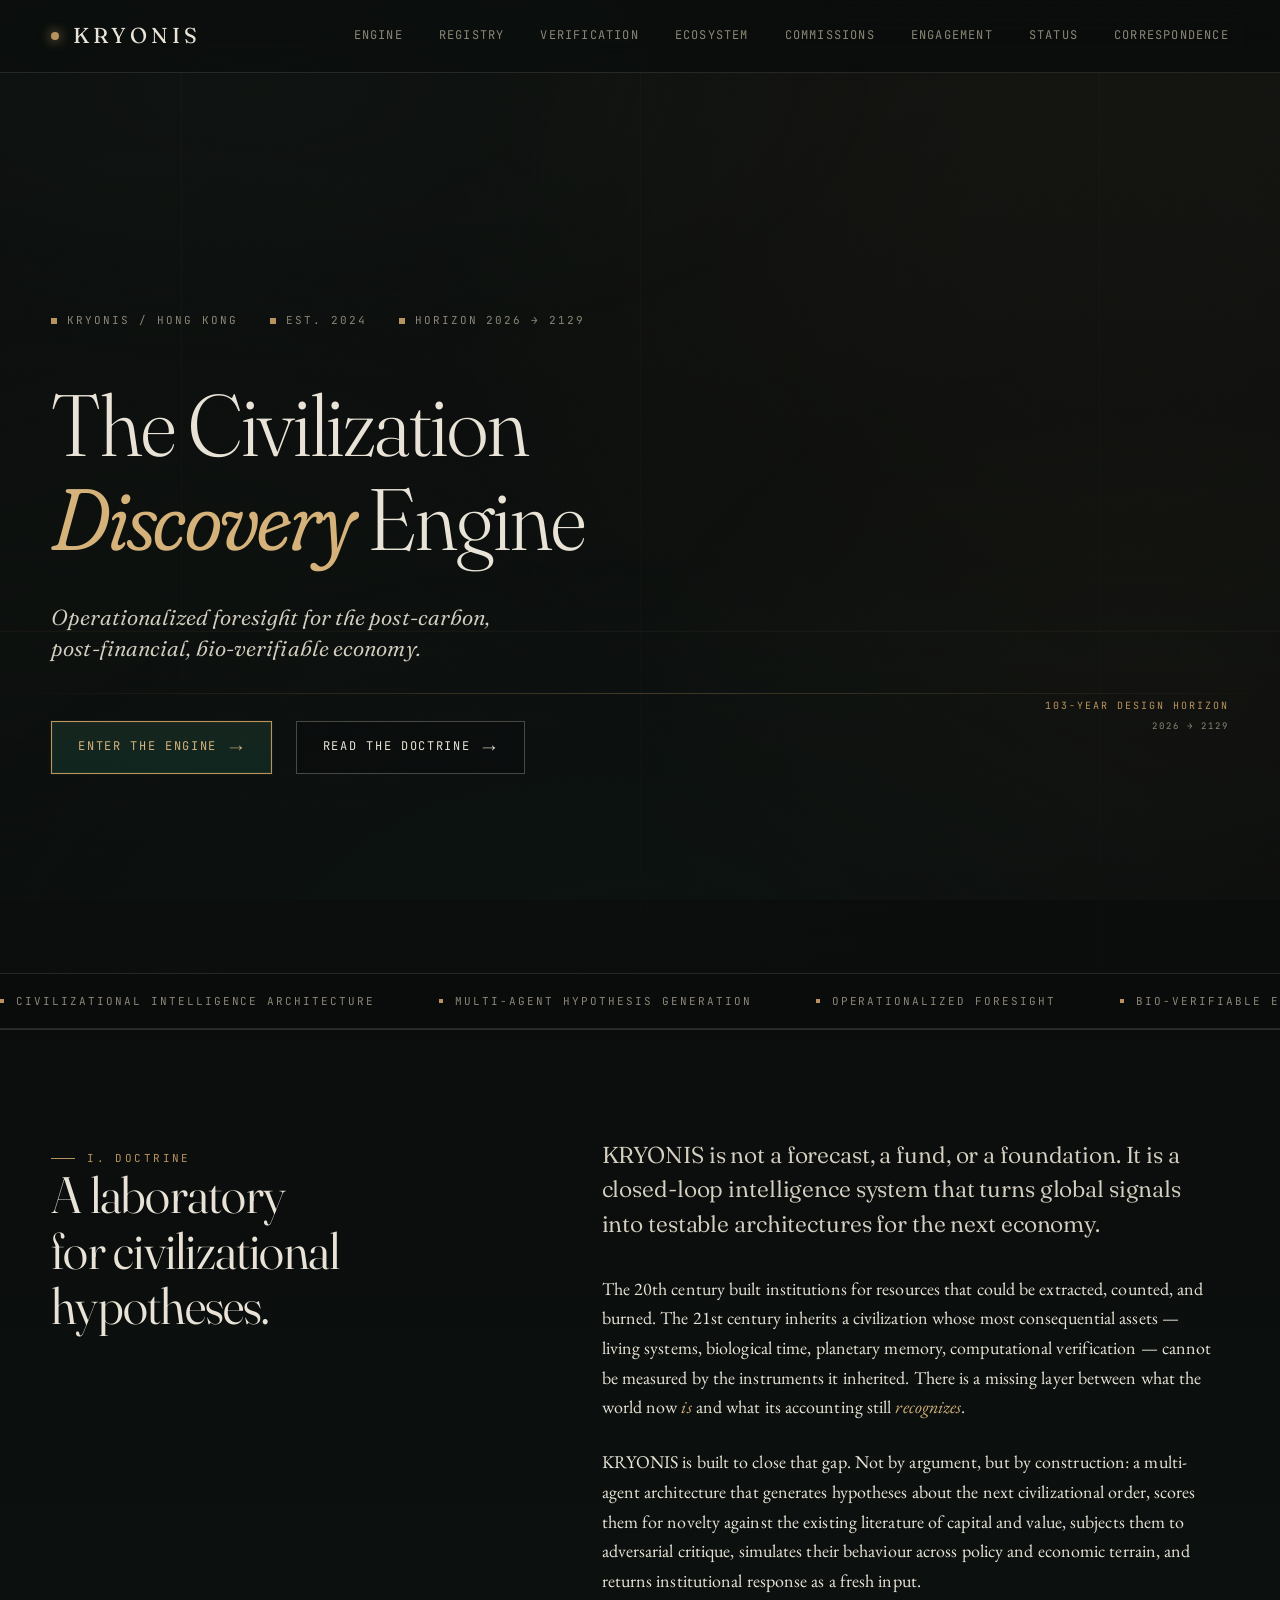
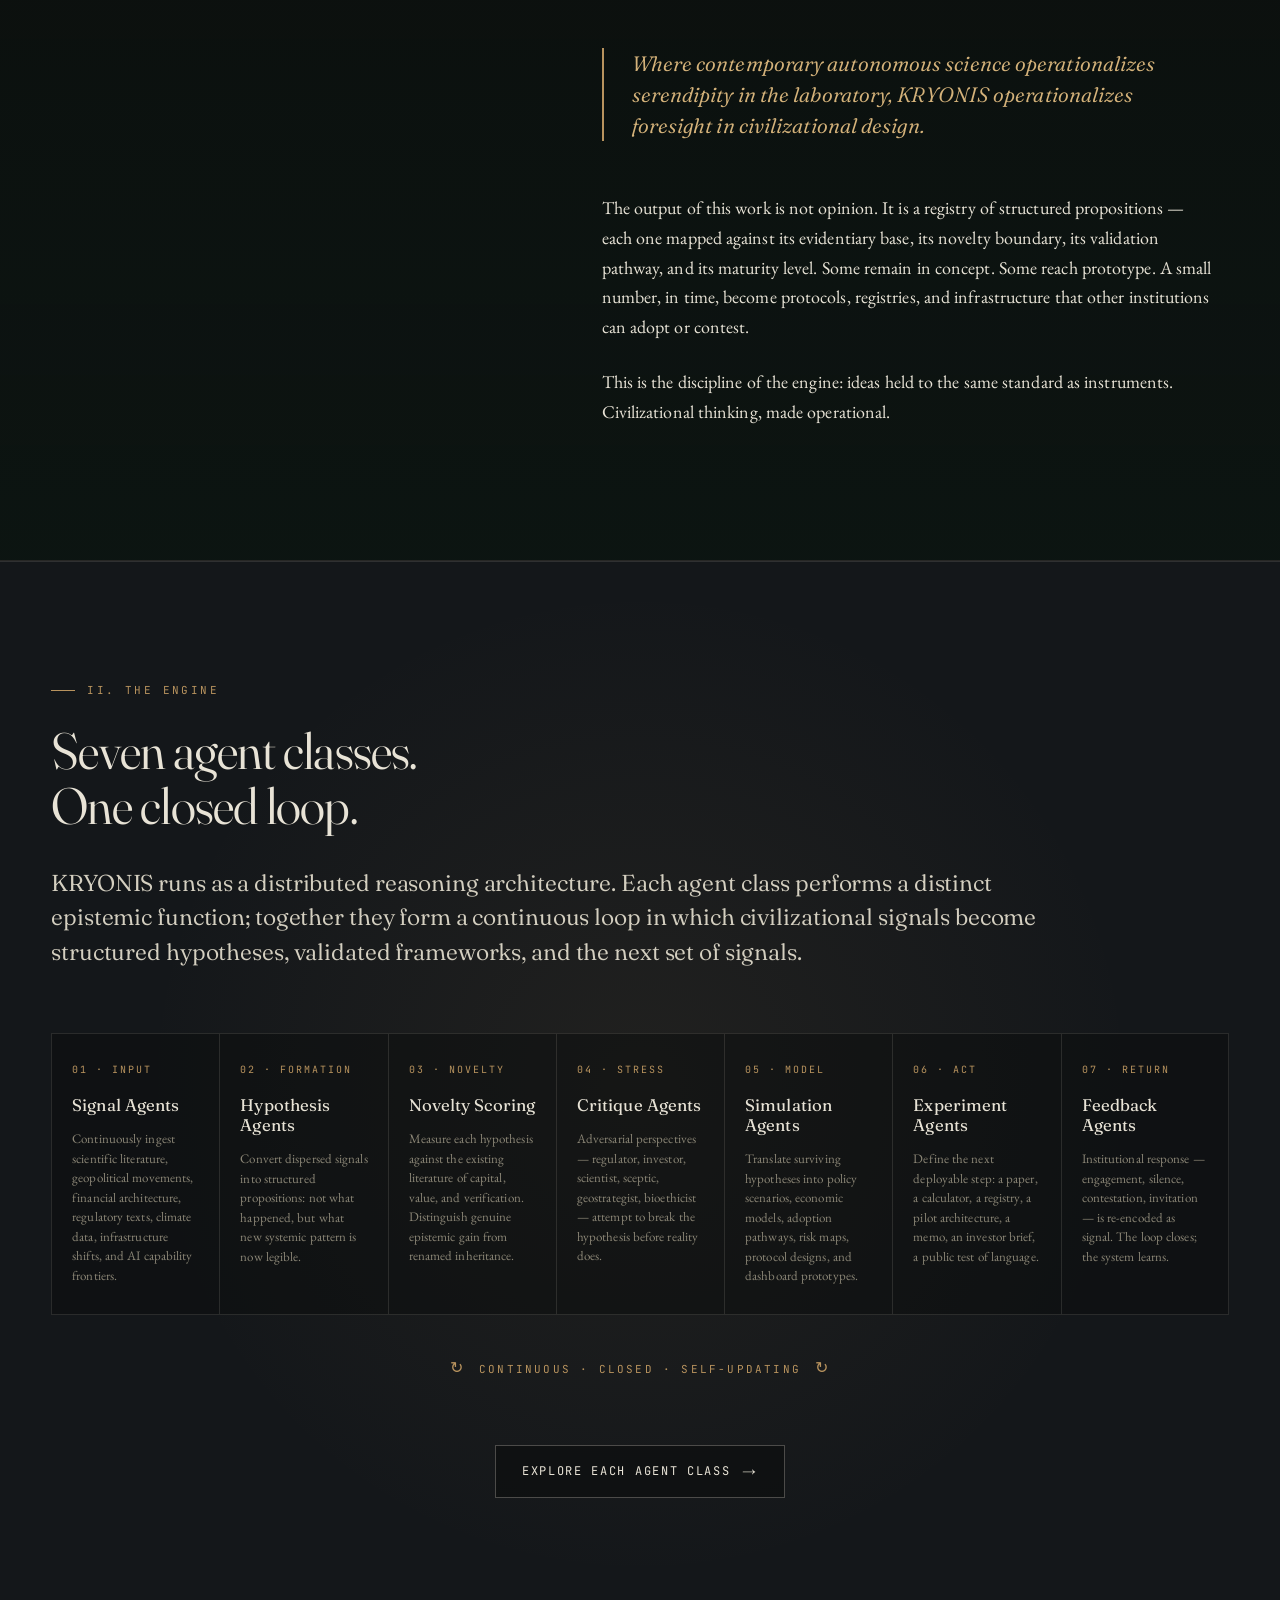
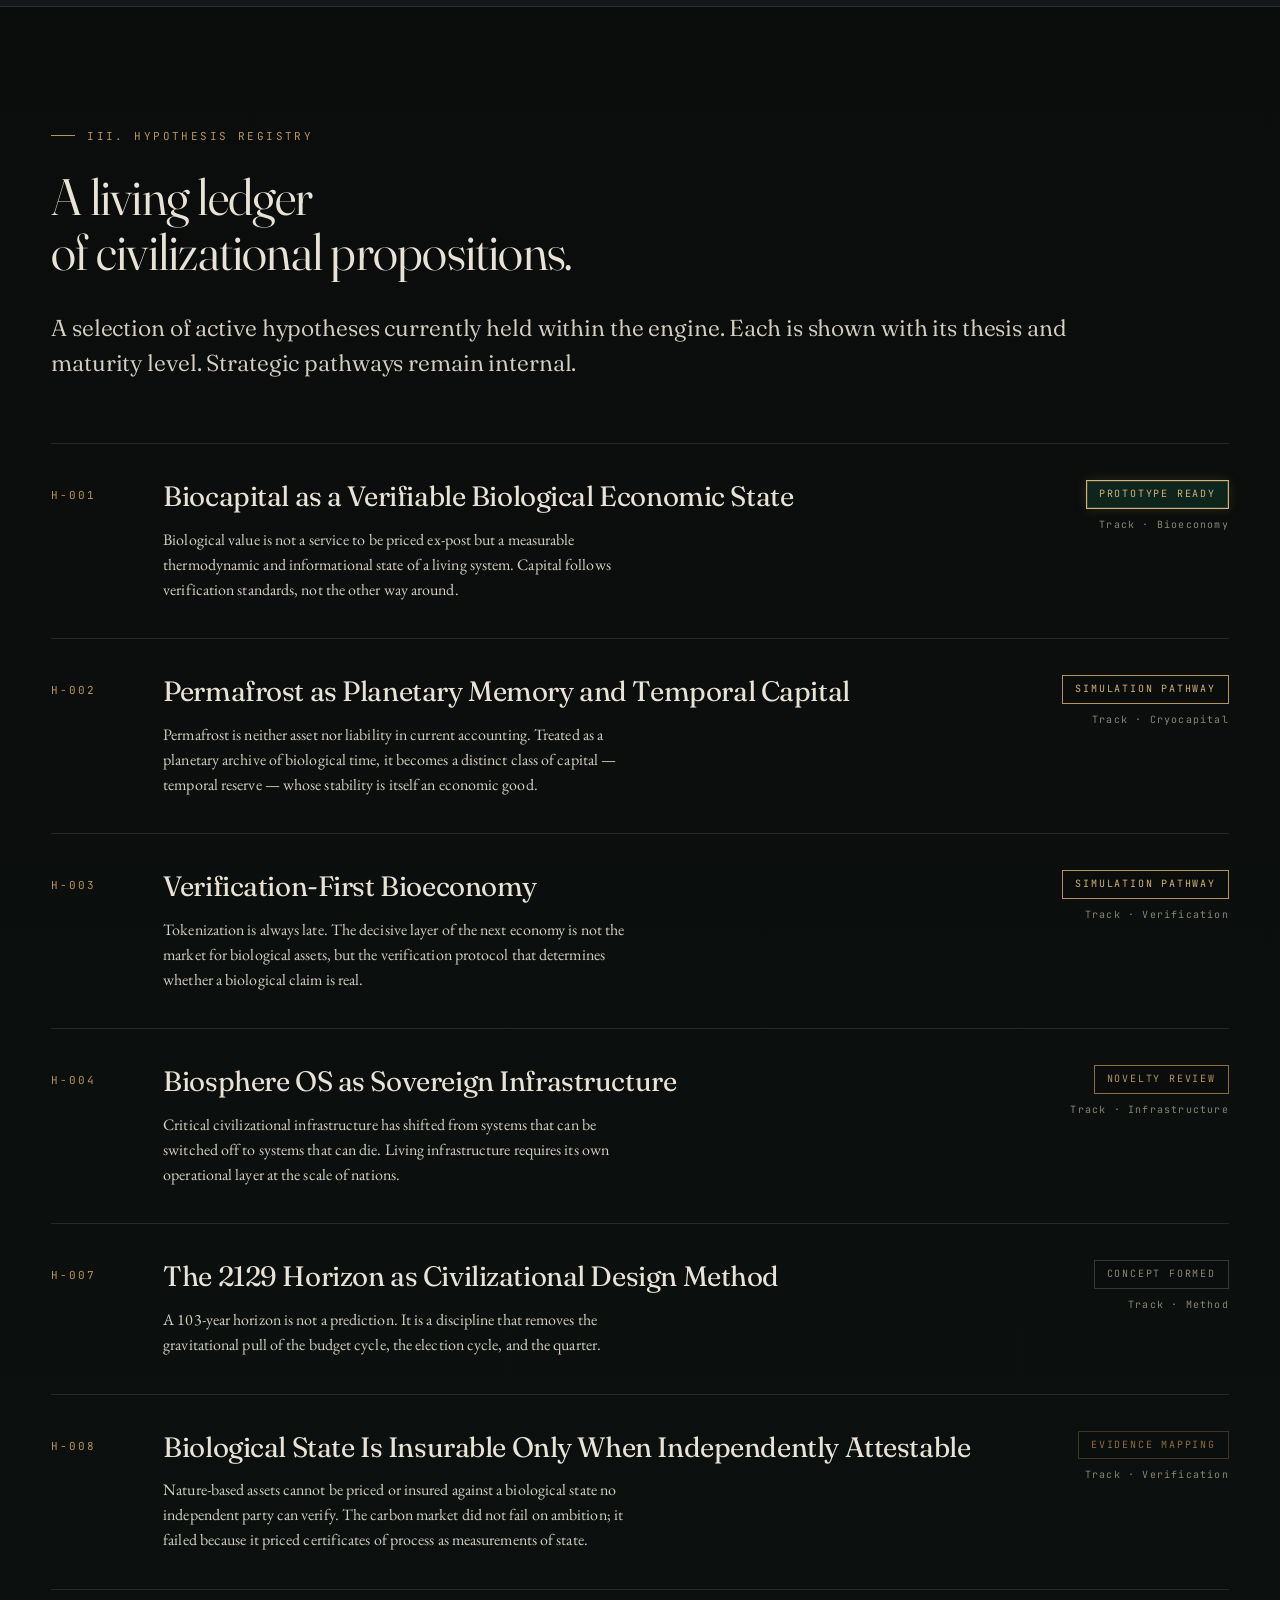
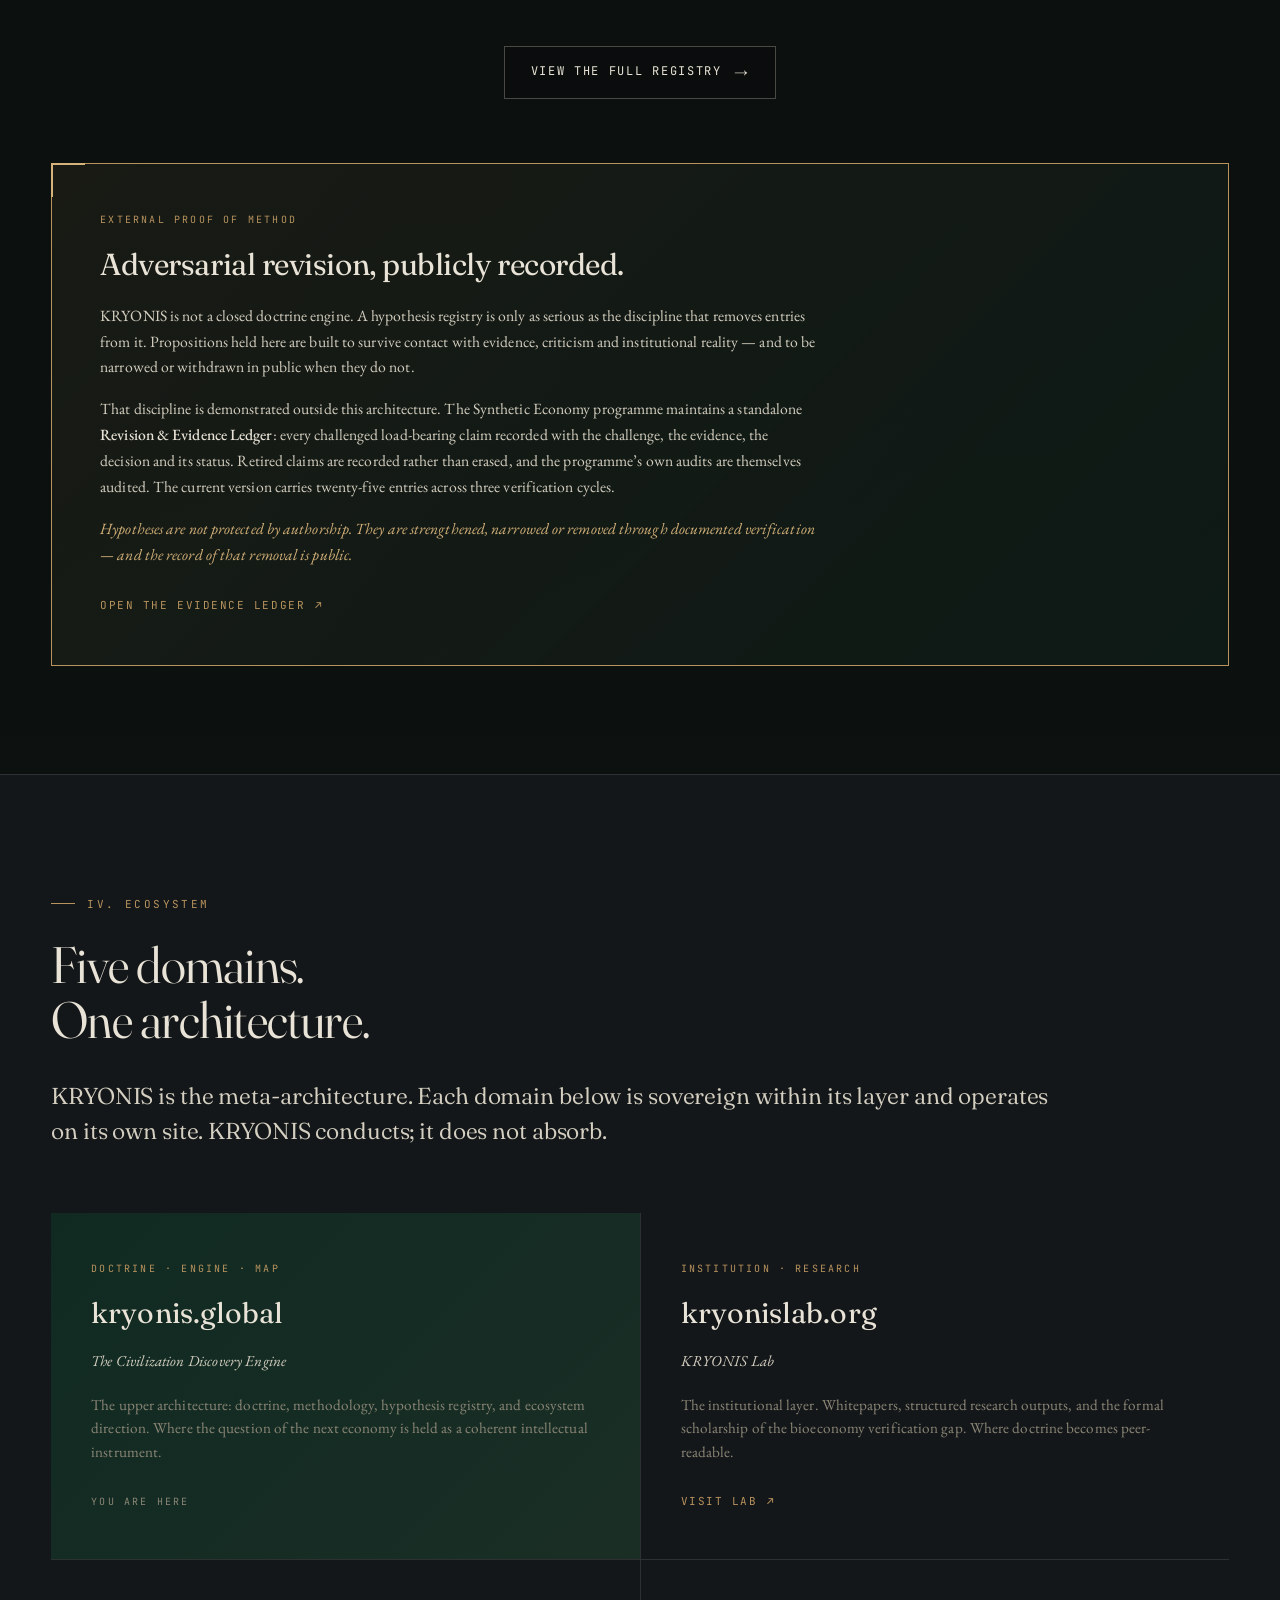
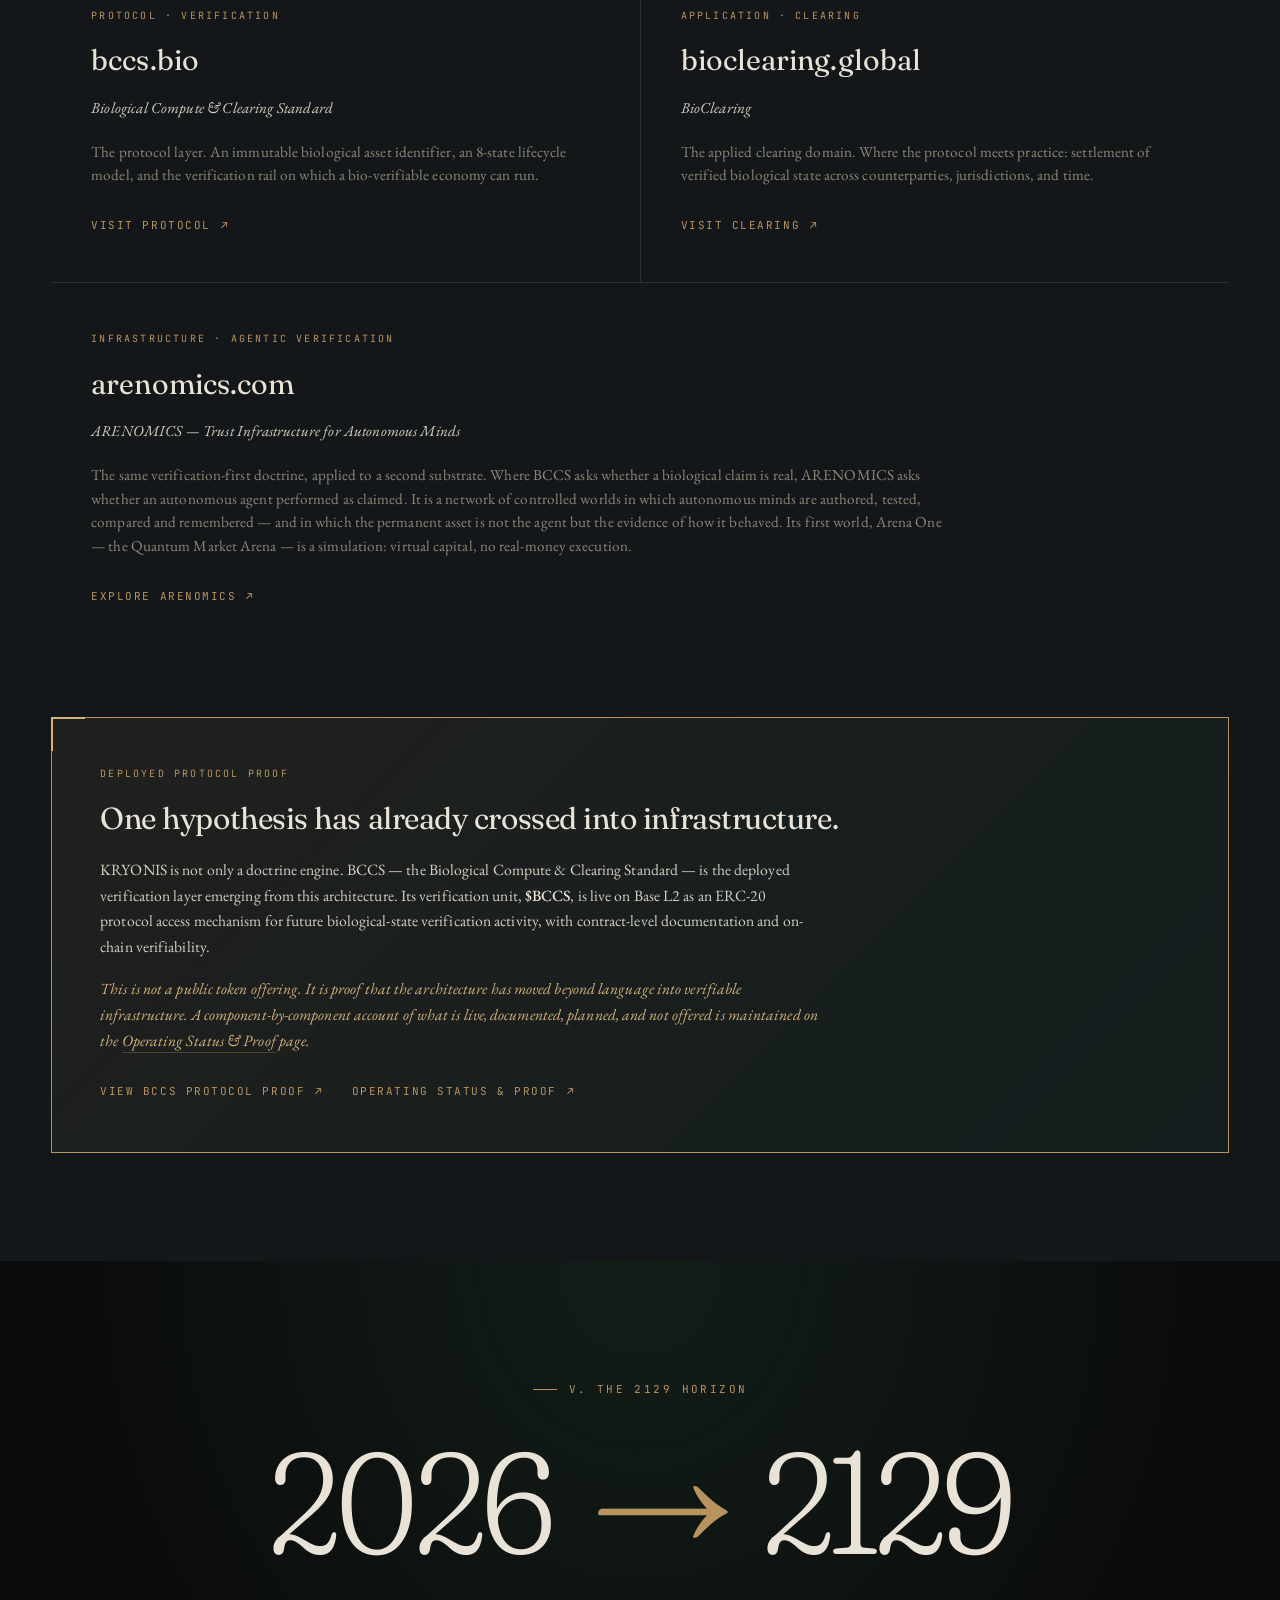
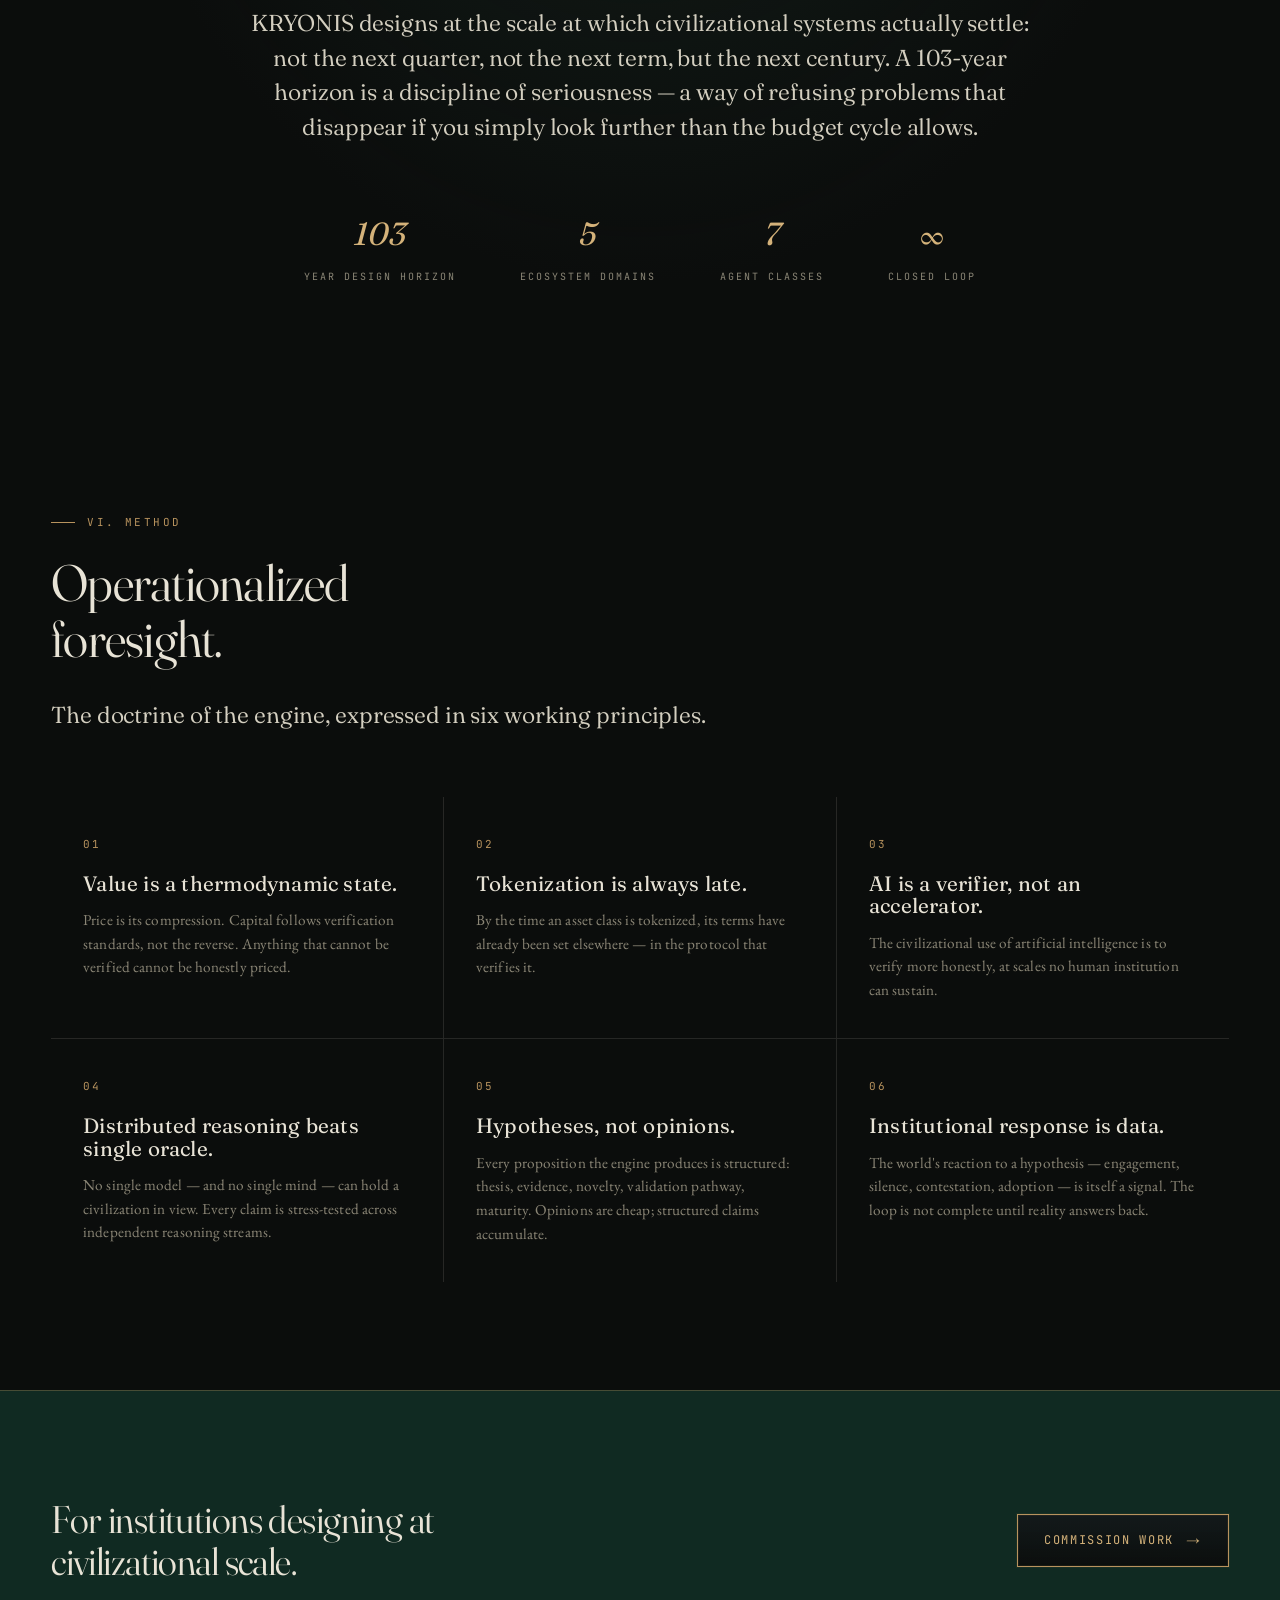
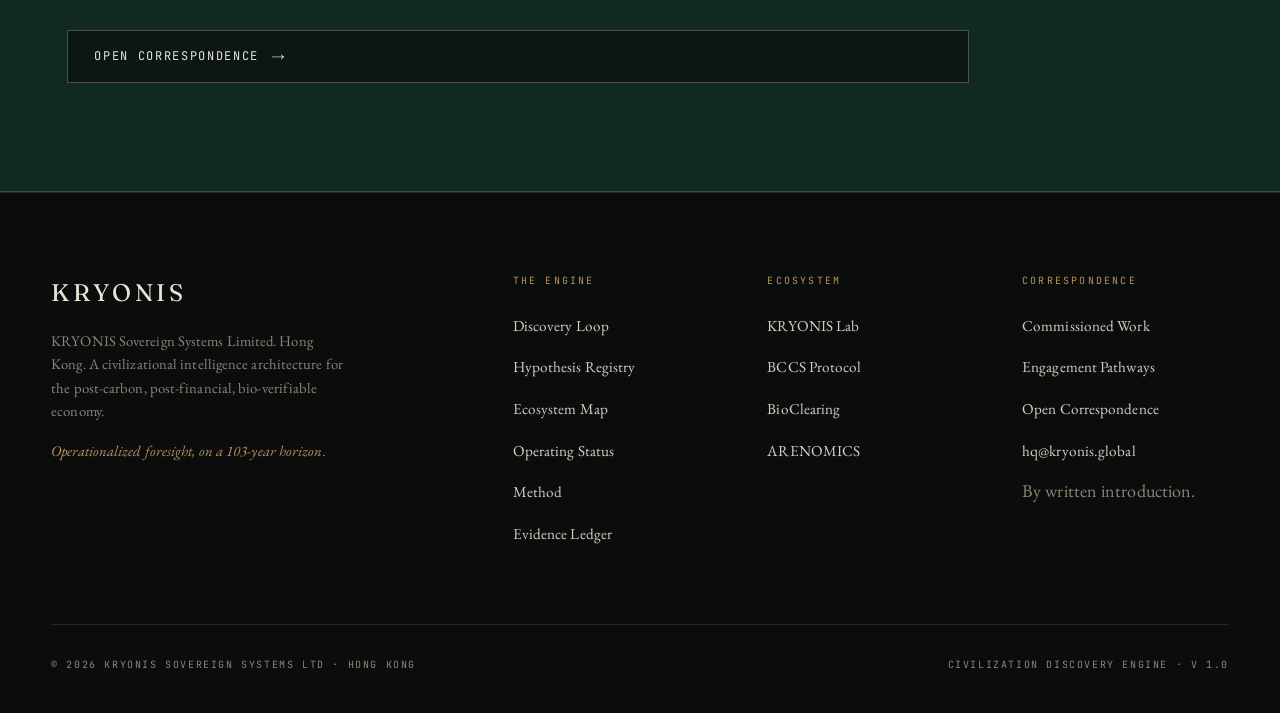
<file: index.html>
<!DOCTYPE html>
<html lang="en">
<head>
  <meta charset="UTF-8" />
  <meta name="viewport" content="width=device-width, initial-scale=1.0" />
  <title>KRYONIS — Civilization Discovery Engine</title>
  <meta name="description" content="KRYONIS is a multi-agent intelligence architecture for generating, testing and validating long-horizon civilizational hypotheses. Operationalized foresight for the post-carbon, post-financial, bio-verifiable economy." />
  <meta name="author" content="KRYONIS Sovereign Systems Limited" />
  <meta name="keywords" content="KRYONIS, civilization discovery engine, operationalized foresight, bioeconomy, biocapital, verification, post-carbon economy, sovereign infrastructure, 2129 horizon" />
  <meta name="theme-color" content="#0B0D0C" />
  <meta name="robots" content="index, follow, max-image-preview:large" />
  <link rel="canonical" href="https://kryonis.global/" />

  <!-- Open Graph -->
  <meta property="og:title" content="KRYONIS — Civilization Discovery Engine" />
  <meta property="og:description" content="KRYONIS is a multi-agent intelligence architecture for generating, testing and validating long-horizon civilizational hypotheses. Operationalized foresight for the post-carbon, post-financial, bio-verifiable economy." />
  <meta property="og:type" content="website" />
  <meta property="og:url" content="https://kryonis.global/" />
  <meta property="og:site_name" content="KRYONIS" />
  <meta property="og:locale" content="en_GB" />
  <meta property="og:image" content="https://kryonis.global/assets/og/og-index.jpg" />
  <meta property="og:image:width" content="1200" />
  <meta property="og:image:height" content="630" />
  <meta property="og:image:alt" content="KRYONIS — Civilization Discovery Engine" />
  <meta property="og:image:type" content="image/jpeg" />

  <!-- Twitter -->
  <meta name="twitter:card" content="summary_large_image" />
  <meta name="twitter:title" content="KRYONIS — Civilization Discovery Engine" />
  <meta name="twitter:description" content="KRYONIS is a multi-agent intelligence architecture for generating, testing and validating long-horizon civilizational hypotheses. Operationalized foresight for the post-carbon, post-financial, bio-verifiable economy." />
  <meta name="twitter:image" content="https://kryonis.global/assets/og/og-index.jpg" />

  <!-- Icons -->
  <link rel="icon" type="image/svg+xml" href="/assets/icons/favicon.svg" />
  <link rel="icon" type="image/png" sizes="32x32" href="/assets/icons/favicon-32.png" />
  <link rel="icon" type="image/png" sizes="16x16" href="/assets/icons/favicon-16.png" />
  <link rel="apple-touch-icon" sizes="180x180" href="/assets/icons/apple-touch-icon.png" />

  <!-- Fonts -->
  <link rel="preconnect" href="https://fonts.googleapis.com" />
  <link rel="preconnect" href="https://fonts.gstatic.com" crossorigin />
  <link rel="stylesheet" href="/styles.css" />
</head>
<body>

  <nav class="nav">
    <div class="nav-inner">
      <a href="/" class="nav-mark">KRYONIS</a>
      <button class="nav-toggle" aria-label="Menu" aria-expanded="false" aria-controls="primary-nav">
        <svg viewBox="0 0 24 24" fill="none" stroke="currentColor" stroke-width="1.5">
          <path d="M4 6h16M4 12h16M4 18h16" />
        </svg>
      </button>
      <div class="nav-links" id="primary-nav">
        <a href="/engine.html">Engine</a>
        <a href="/registry.html">Registry</a>
        <a href="/verification.html">Verification</a>
        <a href="/ecosystem.html">Ecosystem</a>
        <a href="/commissions.html">Commissions</a>
        <a href="/engagement.html">Engagement</a>
        <a href="/status.html">Status</a>
        <a href="/correspondence.html">Correspondence</a>
      </div>
    </div>
  </nav>

  <!-- HERO -->
  <header class="hero" id="top">
    <div class="hero-bg" style="background-image: url('/assets/images/hero-atmosphere.jpg');"></div>
    <div class="hero-inner">
      <div class="hero-meta reveal">
        <span>KRYONIS / HONG KONG</span>
        <span>EST. 2024</span>
        <span>Horizon 2026 → 2129</span>
      </div>

      <h1 class="reveal">
        The Civilization<br />
        <span class="accent">Discovery</span> Engine
      </h1>

      <p class="hero-tagline reveal">
        Operationalized foresight for the post-carbon,<br />
        post-financial, bio-verifiable economy.
      </p>

      <div class="hero-cta reveal">
        <a href="/engine.html" class="btn btn-primary btn-arrow">Enter the Engine</a>
        <a href="#doctrine" class="btn btn-arrow">Read the Doctrine</a>
      </div>

      <div class="hero-horizon"></div>
      <div class="hero-horizon-label">
        103-YEAR DESIGN HORIZON
        <small>2026 → 2129</small>
      </div>
    </div>
  </header>

  <!-- TICKER -->
  <div class="ticker" aria-hidden="true">
    <div class="ticker-track">
      <span>Civilizational Intelligence Architecture</span>
      <span>Multi-Agent Hypothesis Generation</span>
      <span>Operationalized Foresight</span>
      <span>Bio-Verifiable Economy</span>
      <span>Thermodynamic Value Layer</span>
      <span>Sovereign Discovery Protocol</span>
      <span>Civilizational Intelligence Architecture</span>
      <span>Multi-Agent Hypothesis Generation</span>
      <span>Operationalized Foresight</span>
      <span>Bio-Verifiable Economy</span>
      <span>Thermodynamic Value Layer</span>
      <span>Sovereign Discovery Protocol</span>
    </div>
  </div>

  <!-- DOCTRINE -->
  <section class="doctrine" id="doctrine">
    <div class="wrap">
      <div class="doctrine-grid">
        <div class="doctrine-left">
          <div class="sticky">
            <div class="eyebrow reveal">I. Doctrine</div>
            <h2 class="reveal reveal-delay-1">A laboratory<br />for civilizational<br />hypotheses.</h2>
          </div>
        </div>

        <div class="doctrine-prose">
          <p class="lede reveal">
            KRYONIS is not a forecast, a fund, or a foundation. It is a closed-loop intelligence system that turns global signals into testable architectures for the next economy.
          </p>

          <p class="reveal reveal-delay-1">
            The 20th century built institutions for resources that could be extracted, counted, and burned. The 21st century inherits a civilization whose most consequential assets — living systems, biological time, planetary memory, computational verification — cannot be measured by the instruments it inherited. There is a missing layer between what the world now <em>is</em> and what its accounting still <em>recognizes</em>.
          </p>

          <p class="reveal reveal-delay-1">
            KRYONIS is built to close that gap. Not by argument, but by construction: a multi-agent architecture that generates hypotheses about the next civilizational order, scores them for novelty against the existing literature of capital and value, subjects them to adversarial critique, simulates their behaviour across policy and economic terrain, and returns institutional response as a fresh input.
          </p>

          <blockquote class="reveal reveal-delay-2">
            Where contemporary autonomous science operationalizes serendipity in the laboratory, KRYONIS operationalizes foresight in civilizational design.
          </blockquote>

          <p class="reveal">
            The output of this work is not opinion. It is a registry of structured propositions — each one mapped against its evidentiary base, its novelty boundary, its validation pathway, and its maturity level. Some remain in concept. Some reach prototype. A small number, in time, become protocols, registries, and infrastructure that other institutions can adopt or contest.
          </p>

          <p class="reveal">
            This is the discipline of the engine: ideas held to the same standard as instruments. Civilizational thinking, made operational.
          </p>
        </div>
      </div>
    </div>
  </section>

  <!-- ENGINE -->
  <section class="engine" id="engine">
    <div class="wrap">
      <div class="section-head">
        <div class="eyebrow reveal">II. The Engine</div>
        <h2 class="reveal reveal-delay-1">Seven agent classes.<br />One closed loop.</h2>
        <p class="lede reveal reveal-delay-2" style="margin-top: 32px;">
          KRYONIS runs as a distributed reasoning architecture. Each agent class performs a distinct epistemic function; together they form a continuous loop in which civilizational signals become structured hypotheses, validated frameworks, and the next set of signals.
        </p>
      </div>

      <div class="cycle">
        <div class="cycle-node reveal">
          <div class="cycle-num">01 · INPUT</div>
          <div class="cycle-name">Signal Agents</div>
          <div class="cycle-desc">Continuously ingest scientific literature, geopolitical movements, financial architecture, regulatory texts, climate data, infrastructure shifts, and AI capability frontiers.</div>
        </div>
        <div class="cycle-node reveal reveal-delay-1">
          <div class="cycle-num">02 · FORMATION</div>
          <div class="cycle-name">Hypothesis Agents</div>
          <div class="cycle-desc">Convert dispersed signals into structured propositions: not what happened, but what new systemic pattern is now legible.</div>
        </div>
        <div class="cycle-node reveal reveal-delay-2">
          <div class="cycle-num">03 · NOVELTY</div>
          <div class="cycle-name">Novelty Scoring</div>
          <div class="cycle-desc">Measure each hypothesis against the existing literature of capital, value, and verification. Distinguish genuine epistemic gain from renamed inheritance.</div>
        </div>
        <div class="cycle-node reveal reveal-delay-3">
          <div class="cycle-num">04 · STRESS</div>
          <div class="cycle-name">Critique Agents</div>
          <div class="cycle-desc">Adversarial perspectives — regulator, investor, scientist, sceptic, geostrategist, bioethicist — attempt to break the hypothesis before reality does.</div>
        </div>
        <div class="cycle-node reveal reveal-delay-4">
          <div class="cycle-num">05 · MODEL</div>
          <div class="cycle-name">Simulation Agents</div>
          <div class="cycle-desc">Translate surviving hypotheses into policy scenarios, economic models, adoption pathways, risk maps, protocol designs, and dashboard prototypes.</div>
        </div>
        <div class="cycle-node reveal">
          <div class="cycle-num">06 · ACT</div>
          <div class="cycle-name">Experiment Agents</div>
          <div class="cycle-desc">Define the next deployable step: a paper, a calculator, a registry, a pilot architecture, a memo, an investor brief, a public test of language.</div>
        </div>
        <div class="cycle-node reveal reveal-delay-1">
          <div class="cycle-num">07 · RETURN</div>
          <div class="cycle-name">Feedback Agents</div>
          <div class="cycle-desc">Institutional response — engagement, silence, contestation, invitation — is re-encoded as signal. The loop closes; the system learns.</div>
        </div>
      </div>

      <div class="cycle-loop reveal">Continuous · Closed · Self-Updating</div>

      <div style="margin-top: 64px; text-align: center;">
        <a href="/engine.html" class="btn btn-arrow reveal">Explore each agent class</a>
      </div>
    </div>
  </section>

  <!-- REGISTRY -->
  <section class="registry" id="registry">
    <div class="wrap">
      <div class="section-head">
        <div class="eyebrow reveal">III. Hypothesis Registry</div>
        <h2 class="reveal reveal-delay-1">A living ledger<br />of civilizational propositions.</h2>
        <p class="lede reveal reveal-delay-2" style="margin-top: 32px;">
          A selection of active hypotheses currently held within the engine. Each is shown with its thesis and maturity level. Strategic pathways remain internal.
        </p>
      </div>

      <div class="ledger">
        <article class="hypothesis reveal" data-status="prototype">
          <div class="hyp-id">H-001</div>
          <div class="hyp-body">
            <h3>Biocapital as a Verifiable Biological Economic State</h3>
            <p>Biological value is not a service to be priced ex-post but a measurable thermodynamic and informational state of a living system. Capital follows verification standards, not the other way around.</p>
          </div>
          <div class="hyp-meta">
            <span class="status" data-level="5">Prototype Ready</span>
            <span class="hyp-track">Track · Bioeconomy</span>
          </div>
        </article>

        <article class="hypothesis reveal" data-status="simulation">
          <div class="hyp-id">H-002</div>
          <div class="hyp-body">
            <h3>Permafrost as Planetary Memory and Temporal Capital</h3>
            <p>Permafrost is neither asset nor liability in current accounting. Treated as a planetary archive of biological time, it becomes a distinct class of capital — temporal reserve — whose stability is itself an economic good.</p>
          </div>
          <div class="hyp-meta">
            <span class="status" data-level="4">Simulation Pathway</span>
            <span class="hyp-track">Track · Cryocapital</span>
          </div>
        </article>

        <article class="hypothesis reveal" data-status="simulation">
          <div class="hyp-id">H-003</div>
          <div class="hyp-body">
            <h3>Verification-First Bioeconomy</h3>
            <p>Tokenization is always late. The decisive layer of the next economy is not the market for biological assets, but the verification protocol that determines whether a biological claim is real.</p>
          </div>
          <div class="hyp-meta">
            <span class="status" data-level="4">Simulation Pathway</span>
            <span class="hyp-track">Track · Verification</span>
          </div>
        </article>

        <article class="hypothesis reveal" data-status="novelty">
          <div class="hyp-id">H-004</div>
          <div class="hyp-body">
            <h3>Biosphere OS as Sovereign Infrastructure</h3>
            <p>Critical civilizational infrastructure has shifted from systems that can be switched off to systems that can die. Living infrastructure requires its own operational layer at the scale of nations.</p>
          </div>
          <div class="hyp-meta">
            <span class="status" data-level="3">Novelty Review</span>
            <span class="hyp-track">Track · Infrastructure</span>
          </div>
        </article>

        <article class="hypothesis reveal" data-status="concept">
          <div class="hyp-id">H-007</div>
          <div class="hyp-body">
            <h3>The 2129 Horizon as Civilizational Design Method</h3>
            <p>A 103-year horizon is not a prediction. It is a discipline that removes the gravitational pull of the budget cycle, the election cycle, and the quarter.</p>
          </div>
          <div class="hyp-meta">
            <span class="status" data-level="1">Concept Formed</span>
            <span class="hyp-track">Track · Method</span>
          </div>
        </article>

        <article class="hypothesis reveal" data-status="evidence">
          <div class="hyp-id">H-008</div>
          <div class="hyp-body">
            <h3>Biological State Is Insurable Only When Independently Attestable</h3>
            <p>Nature-based assets cannot be priced or insured against a biological state no independent party can verify. The carbon market did not fail on ambition; it failed because it priced certificates of process as measurements of state.</p>
          </div>
          <div class="hyp-meta">
            <span class="status" data-level="2">Evidence Mapping</span>
            <span class="hyp-track">Track · Verification</span>
          </div>
        </article>
      </div>

      <div style="margin-top: 56px; text-align: center;">
        <a href="/registry.html" class="btn btn-arrow reveal">View the full registry</a>
      </div>

      <!-- EXTERNAL PROOF OF METHOD -->
      <div class="proof-block reveal">
        <div class="eco-tag">External Proof of Method</div>
        <h3>Adversarial revision, publicly recorded.</h3>
        <p>
          KRYONIS is not a closed doctrine engine. A hypothesis registry is only as serious as the discipline that removes entries from it. Propositions held here are built to survive contact with evidence, criticism and institutional reality &mdash; and to be narrowed or withdrawn in public when they do not.
        </p>
        <p>
          That discipline is demonstrated outside this architecture. The Synthetic Economy programme maintains a standalone <strong>Revision &amp; Evidence Ledger</strong>: every challenged load-bearing claim recorded with the challenge, the evidence, the decision and its status. Retired claims are recorded rather than erased, and the programme&rsquo;s own audits are themselves audited. The current version carries twenty-five entries across three verification cycles.
        </p>
        <p class="proof-note">
          Hypotheses are not protected by authorship. They are strengthened, narrowed or removed through documented verification &mdash; and the record of that removal is public.
        </p>
        <a href="https://thesyntheticeconomy.org/ledger.html" target="_blank" rel="noopener" class="eco-link">Open the Evidence Ledger</a>
      </div>
    </div>
  </section>

  <!-- ECOSYSTEM -->
  <section class="ecosystem" id="ecosystem">
    <div class="wrap">
      <div class="section-head">
        <div class="eyebrow reveal">IV. Ecosystem</div>
        <h2 class="reveal reveal-delay-1">Five domains.<br />One architecture.</h2>
        <p class="lede reveal reveal-delay-2" style="margin-top: 32px;">
          KRYONIS is the meta-architecture. Each domain below is sovereign within its layer and operates on its own site. KRYONIS conducts; it does not absorb.
        </p>
      </div>

      <div class="eco-grid">
        <div class="eco-node primary reveal">
          <div class="eco-tag">Doctrine · Engine · Map</div>
          <div class="eco-domain">kryonis.global</div>
          <div class="eco-role">The Civilization Discovery Engine</div>
          <div class="eco-desc">The upper architecture: doctrine, methodology, hypothesis registry, and ecosystem direction. Where the question of the next economy is held as a coherent intellectual instrument.</div>
          <span class="eco-tag" style="color: var(--ivory-dim);">You are here</span>
        </div>

        <div class="eco-node reveal reveal-delay-1">
          <div class="eco-tag">Institution · Research</div>
          <div class="eco-domain">kryonislab.org</div>
          <div class="eco-role">KRYONIS Lab</div>
          <div class="eco-desc">The institutional layer. Whitepapers, structured research outputs, and the formal scholarship of the bioeconomy verification gap. Where doctrine becomes peer-readable.</div>
          <a href="https://kryonislab.org" target="_blank" rel="noopener" class="eco-link">Visit Lab</a>
        </div>

        <div class="eco-node reveal reveal-delay-2">
          <div class="eco-tag">Protocol · Verification</div>
          <div class="eco-domain">bccs.bio</div>
          <div class="eco-role">Biological Compute &amp; Clearing Standard</div>
          <div class="eco-desc">The protocol layer. An immutable biological asset identifier, an 8-state lifecycle model, and the verification rail on which a bio-verifiable economy can run.</div>
          <a href="https://bccs.bio" target="_blank" rel="noopener" class="eco-link">Visit Protocol</a>
        </div>

        <div class="eco-node reveal reveal-delay-3">
          <div class="eco-tag">Application · Clearing</div>
          <div class="eco-domain">bioclearing.global</div>
          <div class="eco-role">BioClearing</div>
          <div class="eco-desc">The applied clearing domain. Where the protocol meets practice: settlement of verified biological state across counterparties, jurisdictions, and time.</div>
          <a href="https://bioclearing.global" target="_blank" rel="noopener" class="eco-link">Visit Clearing</a>
        </div>

        <div class="eco-node eco-wide reveal reveal-delay-3">
          <div class="eco-tag">Infrastructure &middot; Agentic Verification</div>
          <div class="eco-domain">arenomics.com</div>
          <div class="eco-role">ARENOMICS &mdash; Trust Infrastructure for Autonomous Minds</div>
          <div class="eco-desc">The same verification-first doctrine, applied to a second substrate. Where BCCS asks whether a biological claim is real, ARENOMICS asks whether an autonomous agent performed as claimed. It is a network of controlled worlds in which autonomous minds are authored, tested, compared and remembered &mdash; and in which the permanent asset is not the agent but the evidence of how it behaved. Its first world, Arena One &mdash; the Quantum Market Arena &mdash; is a simulation: virtual capital, no real-money execution.</div>
          <a href="https://arenomics.com" target="_blank" rel="noopener" class="eco-link">Explore ARENOMICS</a>
        </div>
      </div>

      <!-- DEPLOYED PROTOCOL PROOF -->
      <div class="proof-block reveal">
        <div class="eco-tag">Deployed Protocol Proof</div>
        <h3>One hypothesis has already crossed into infrastructure.</h3>
        <p>
          KRYONIS is not only a doctrine engine. BCCS — the Biological Compute &amp; Clearing Standard — is the deployed verification layer emerging from this architecture. Its verification unit, <strong>$BCCS</strong>, is live on Base L2 as an ERC-20 protocol access mechanism for future biological-state verification activity, with contract-level documentation and on-chain verifiability.
        </p>
        <p class="proof-note">
          This is not a public token offering. It is proof that the architecture has moved beyond language into verifiable infrastructure. A component-by-component account of what is live, documented, planned, and not offered is maintained on the <a href="/status.html" class="link-inline">Operating Status &amp; Proof</a> page.
        </p>
        <a href="https://bccs.bio" target="_blank" rel="noopener" class="eco-link">View BCCS protocol proof</a>
        <a href="/status.html" class="eco-link" style="margin-left: 24px;">Operating Status &amp; Proof</a>
      </div>
    </div>
  </section>

  <!-- HORIZON -->
  <section class="horizon" id="horizon">
    <div class="wrap">
      <div class="horizon-inner">
        <div class="eyebrow reveal" style="justify-content: center;">V. The 2129 Horizon</div>
        <div class="horizon-years reveal reveal-delay-1">
          2026 <span class="sep">→</span> 2129
        </div>
        <p class="lede reveal reveal-delay-2" style="margin: 0 auto;">
          KRYONIS designs at the scale at which civilizational systems actually settle: not the next quarter, not the next term, but the next century. A 103-year horizon is a discipline of seriousness — a way of refusing problems that disappear if you simply look further than the budget cycle allows.
        </p>

        <div class="horizon-meta reveal reveal-delay-3">
          <div><strong>103</strong><small>Year Design Horizon</small></div>
          <div><strong>5</strong><small>Ecosystem Domains</small></div>
          <div><strong>7</strong><small>Agent Classes</small></div>
          <div><strong>∞</strong><small>Closed Loop</small></div>
        </div>
      </div>
    </div>
  </section>

  <!-- METHOD -->
  <section id="method">
    <div class="wrap">
      <div class="section-head">
        <div class="eyebrow reveal">VI. Method</div>
        <h2 class="reveal reveal-delay-1">Operationalized<br />foresight.</h2>
        <p class="lede reveal reveal-delay-2" style="margin-top: 32px;">
          The doctrine of the engine, expressed in six working principles.
        </p>
      </div>

      <div class="method-grid">
        <div class="method-cell reveal">
          <div class="num">01</div>
          <h4>Value is a thermodynamic state.</h4>
          <p>Price is its compression. Capital follows verification standards, not the reverse. Anything that cannot be verified cannot be honestly priced.</p>
        </div>
        <div class="method-cell reveal reveal-delay-1">
          <div class="num">02</div>
          <h4>Tokenization is always late.</h4>
          <p>By the time an asset class is tokenized, its terms have already been set elsewhere — in the protocol that verifies it.</p>
        </div>
        <div class="method-cell reveal reveal-delay-2">
          <div class="num">03</div>
          <h4>AI is a verifier, not an accelerator.</h4>
          <p>The civilizational use of artificial intelligence is to verify more honestly, at scales no human institution can sustain.</p>
        </div>
        <div class="method-cell reveal">
          <div class="num">04</div>
          <h4>Distributed reasoning beats single oracle.</h4>
          <p>No single model — and no single mind — can hold a civilization in view. Every claim is stress-tested across independent reasoning streams.</p>
        </div>
        <div class="method-cell reveal reveal-delay-1">
          <div class="num">05</div>
          <h4>Hypotheses, not opinions.</h4>
          <p>Every proposition the engine produces is structured: thesis, evidence, novelty, validation pathway, maturity. Opinions are cheap; structured claims accumulate.</p>
        </div>
        <div class="method-cell reveal reveal-delay-2">
          <div class="num">06</div>
          <h4>Institutional response is data.</h4>
          <p>The world's reaction to a hypothesis — engagement, silence, contestation, adoption — is itself a signal. The loop is not complete until reality answers back.</p>
        </div>
      </div>
    </div>
  </section>

  <!-- CTA -->
  <section class="cta-strip">
    <div class="wrap">
      <h2 class="reveal">For institutions designing at civilizational scale.</h2>
      <a href="/commissions.html" class="btn btn-primary btn-arrow reveal reveal-delay-1">Commission Work</a>
      <a href="/correspondence.html" class="btn btn-arrow reveal reveal-delay-1" style="margin-left: 16px;">Open Correspondence</a>
    </div>
  </section>

  <footer class="foot">
    <div class="wrap">
      <div class="foot-grid">
        <div>
          <div class="foot-mark">KRYONIS</div>
          <p class="foot-desc">
            KRYONIS Sovereign Systems Limited. Hong Kong. A civilizational intelligence architecture for the post-carbon, post-financial, bio-verifiable economy.
          </p>
          <p class="foot-desc" style="margin-top: 16px; font-style: italic; color: var(--gold);">
            Operationalized foresight, on a 103-year horizon.
          </p>
        </div>

        <div>
          <h5>The Engine</h5>
          <ul>
            <li><a href="/engine.html">Discovery Loop</a></li>
            <li><a href="/registry.html">Hypothesis Registry</a></li>
            <li><a href="/ecosystem.html">Ecosystem Map</a></li>
            <li><a href="/status.html">Operating Status</a></li>
            <li><a href="/#method">Method</a></li>
            <li><a href="https://thesyntheticeconomy.org/ledger.html" target="_blank" rel="noopener">Evidence Ledger</a></li>
          </ul>
        </div>

        <div>
          <h5>Ecosystem</h5>
          <ul>
            <li><a href="https://kryonislab.org" target="_blank" rel="noopener">KRYONIS Lab</a></li>
            <li><a href="https://bccs.bio" target="_blank" rel="noopener">BCCS Protocol</a></li>
            <li><a href="https://bioclearing.global" target="_blank" rel="noopener">BioClearing</a></li>
            <li><a href="https://arenomics.com" target="_blank" rel="noopener">ARENOMICS</a></li>
          </ul>
        </div>

        <div>
          <h5>Correspondence</h5>
          <ul>
            <li><a href="/commissions.html">Commissioned Work</a></li>
            <li><a href="/engagement.html">Engagement Pathways</a></li>
            <li><a href="/correspondence.html">Open Correspondence</a></li>
            <li><a href="mailto:hq@kryonis.global">hq@kryonis.global</a></li>
            <li><span style="color: var(--ivory-dim);">By written introduction.</span></li>
          </ul>
        </div>
      </div>

      <div class="foot-bottom">
        <div>© <span data-year>2026</span> KRYONIS Sovereign Systems Ltd · Hong Kong</div>
        <div>Civilization Discovery Engine · v 1.0</div>
      </div>
    </div>
  </footer>

  <script src="/script.js"></script>
</body>
</html>
</file>
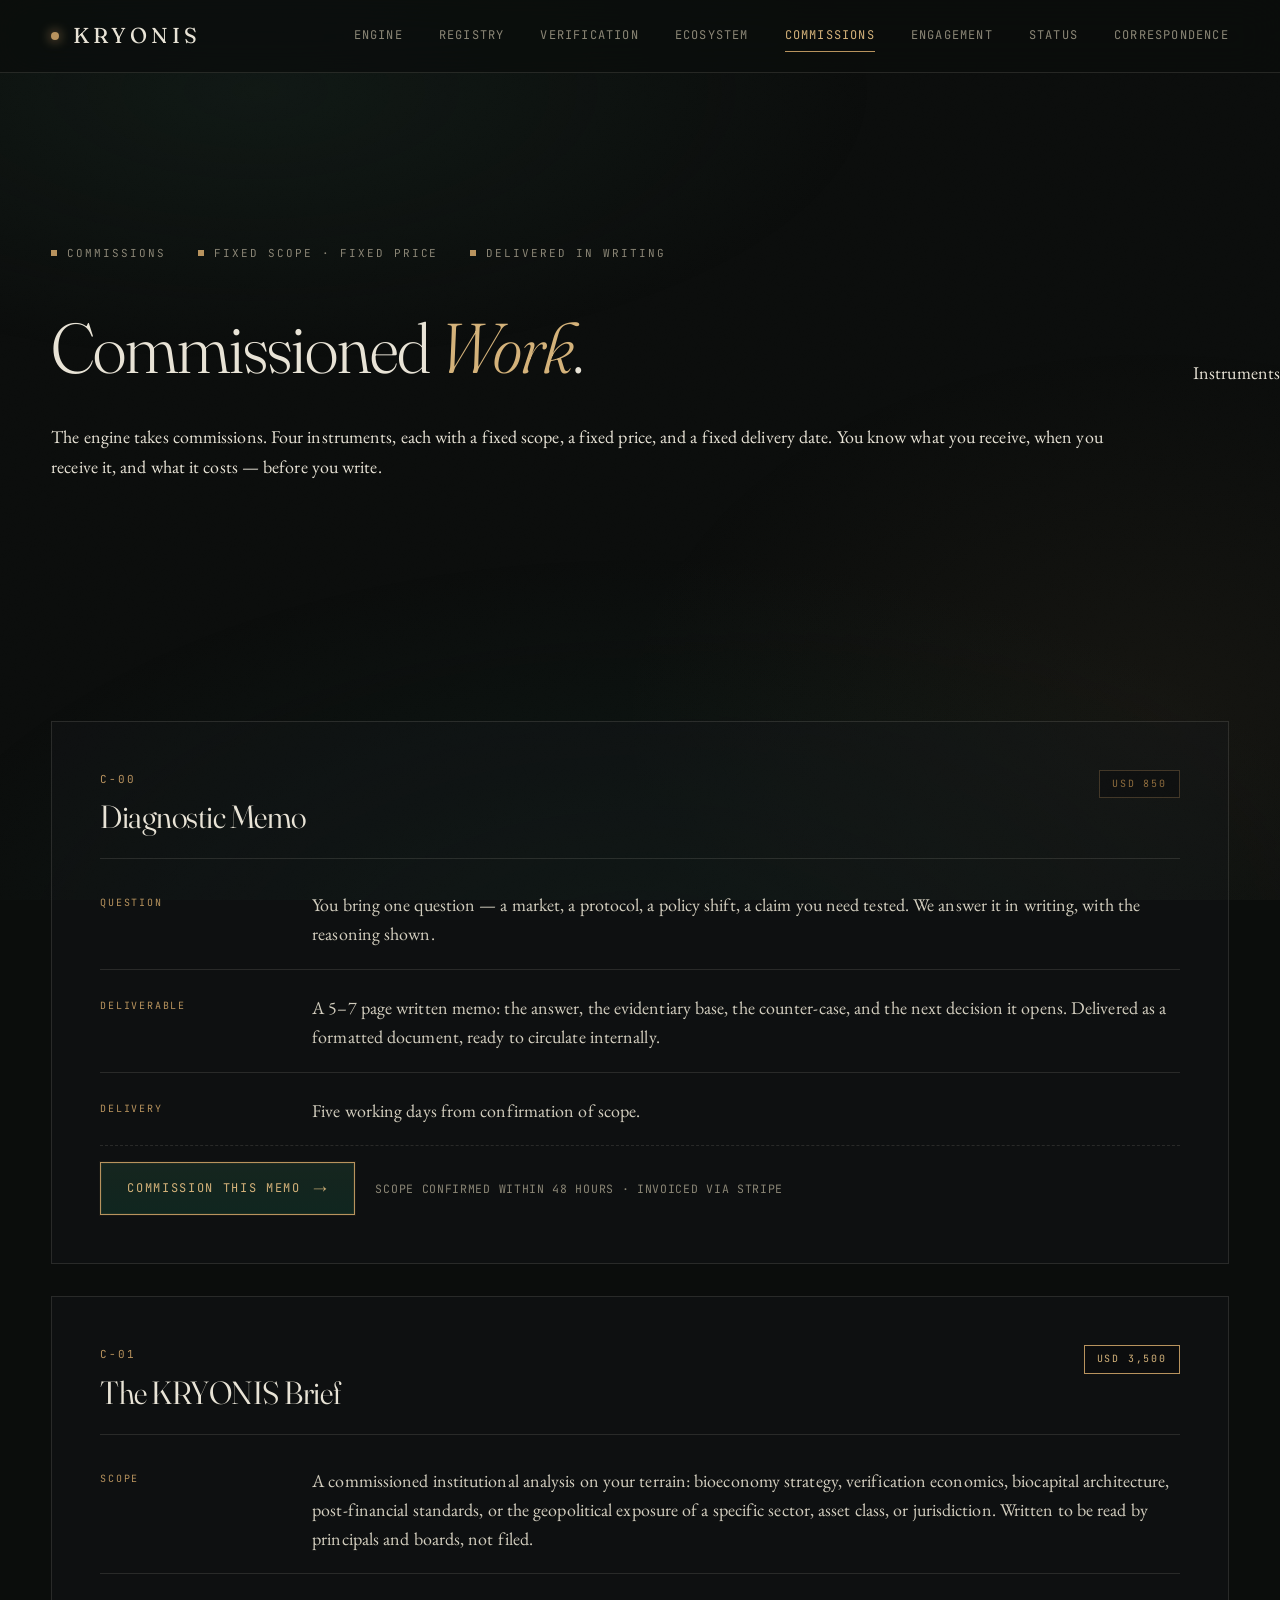
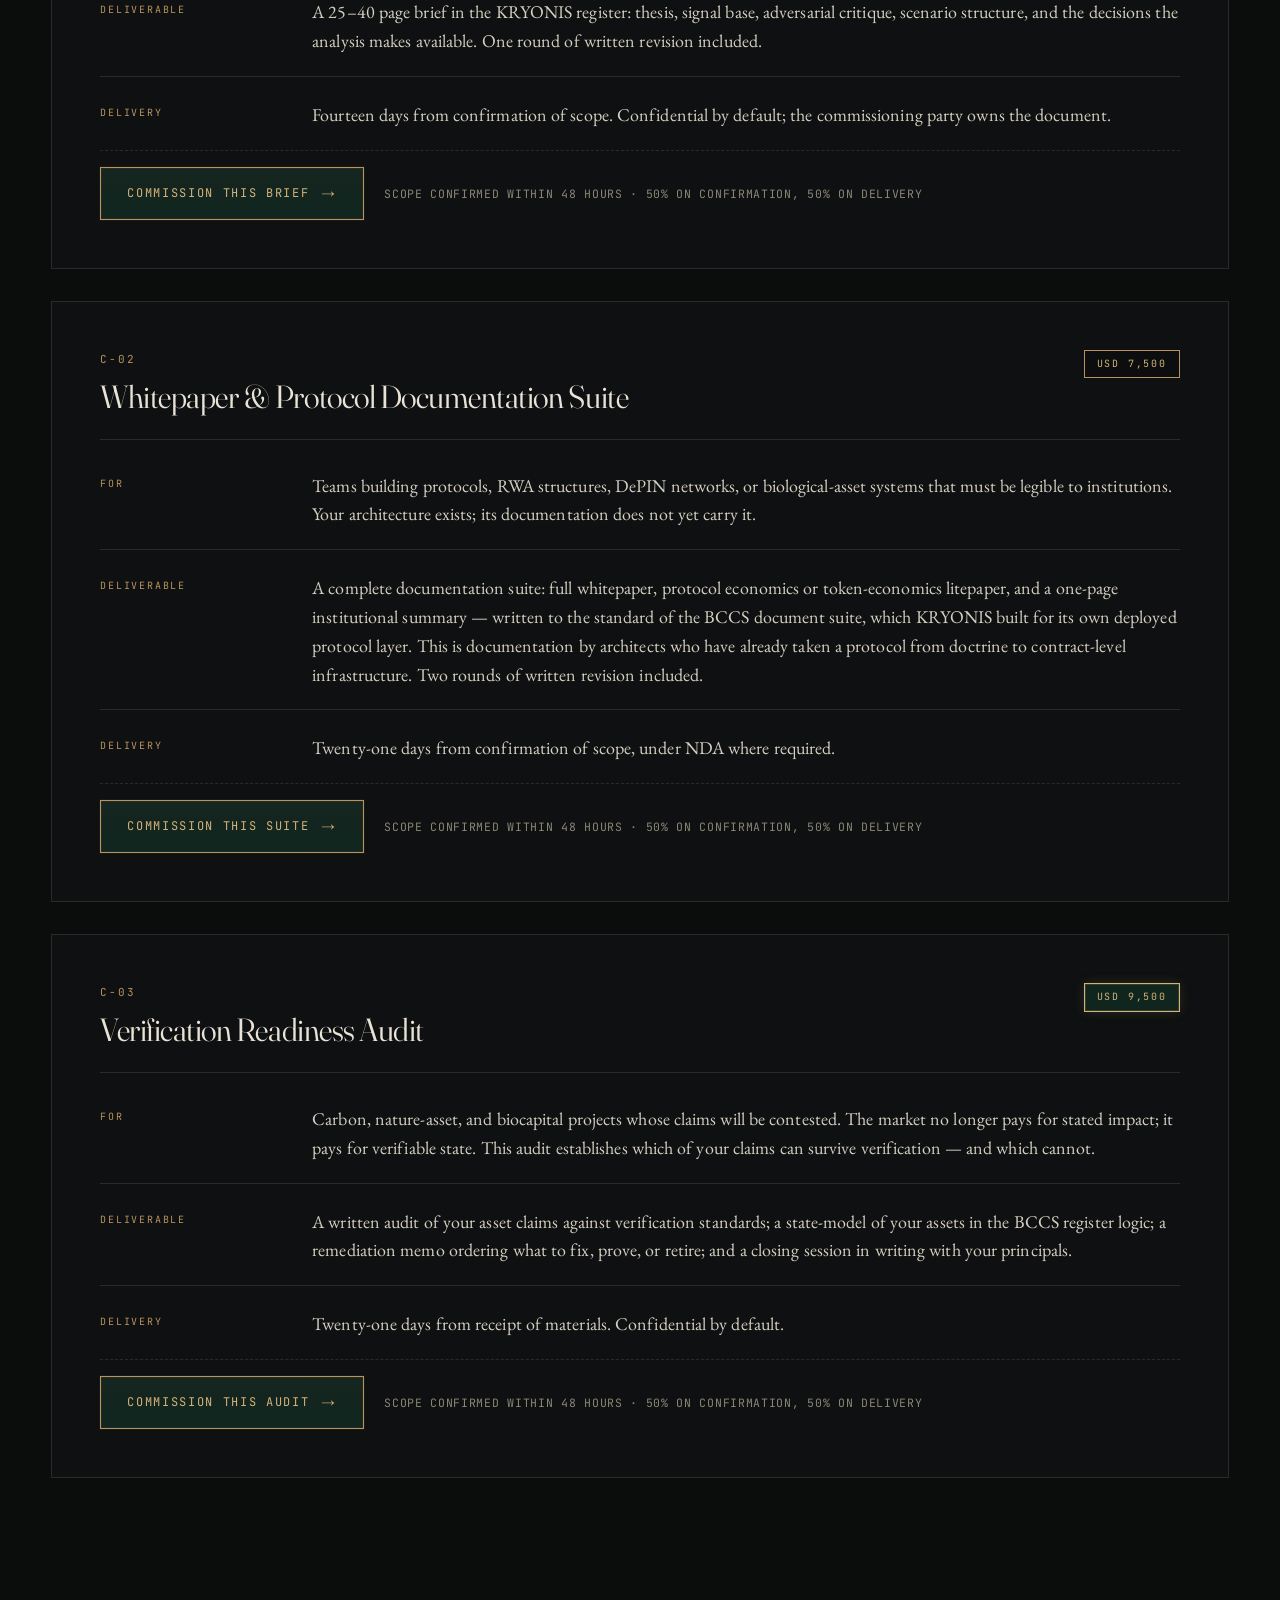
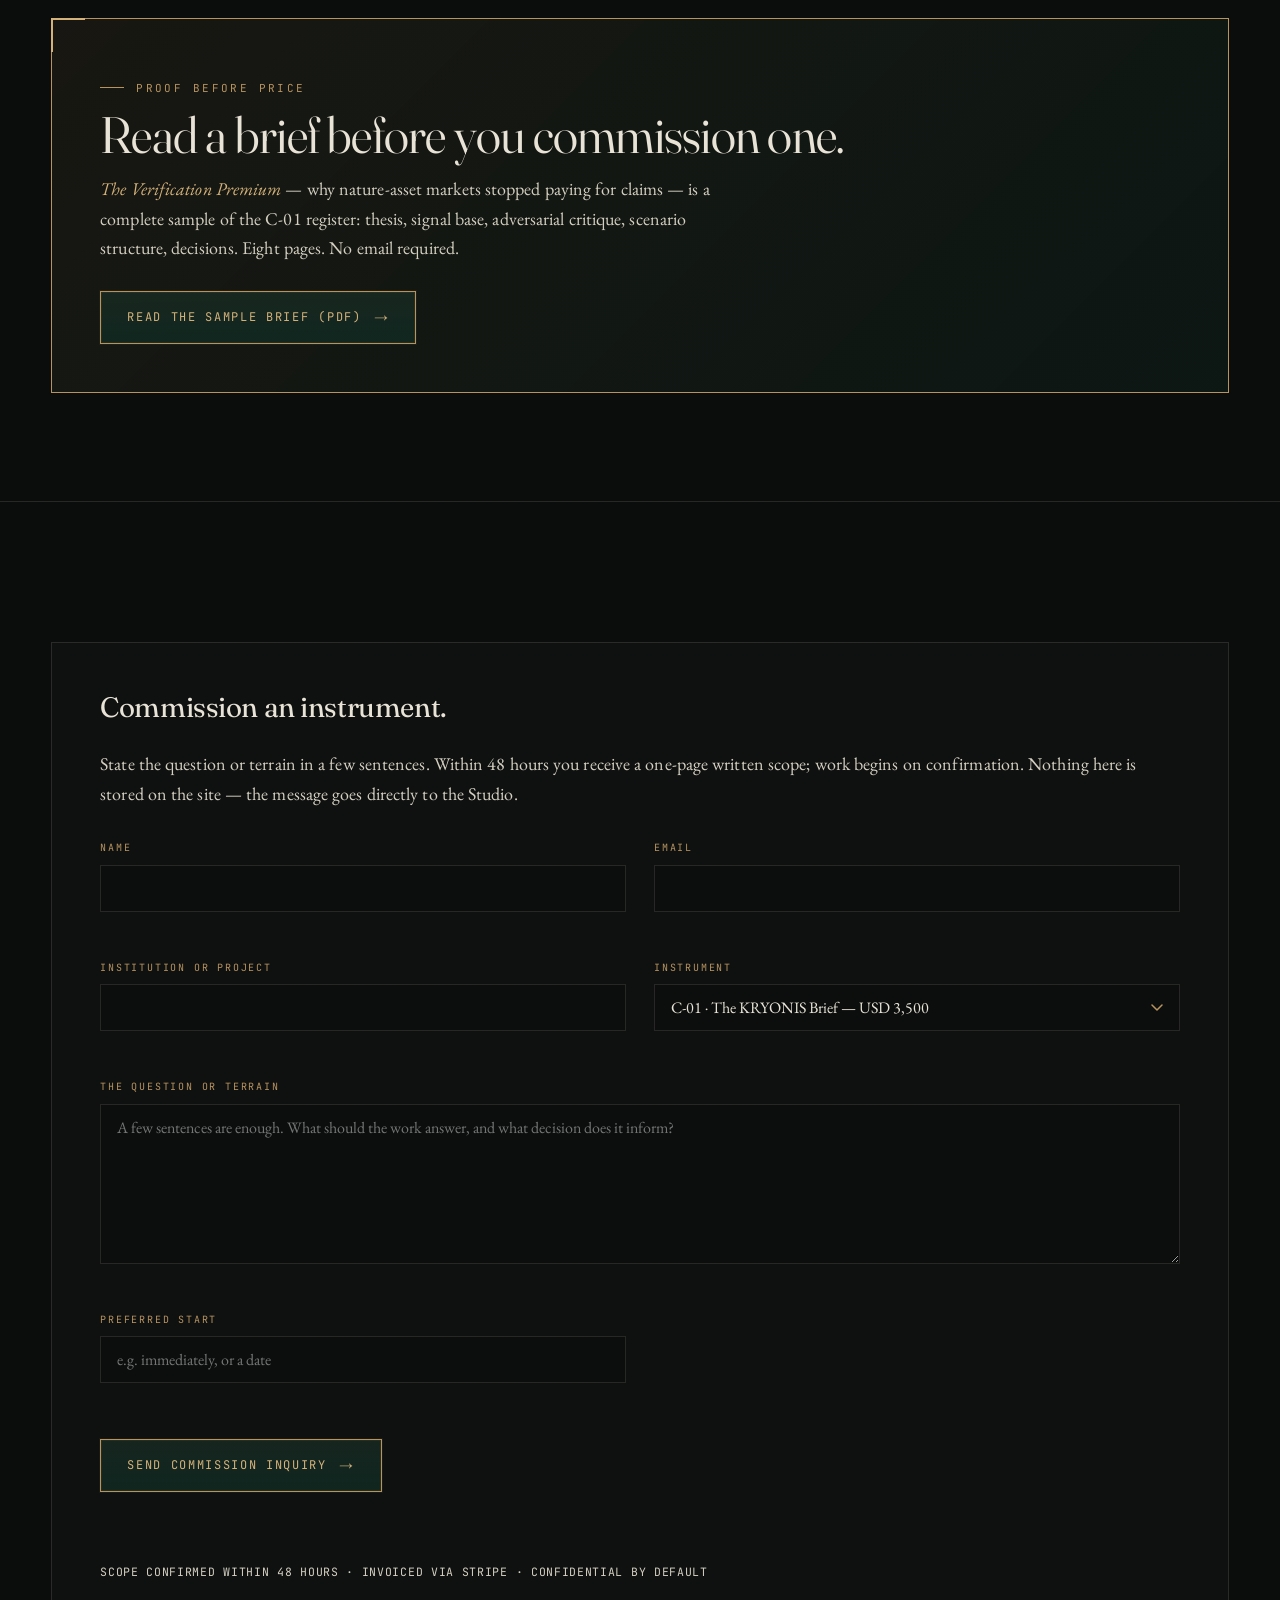
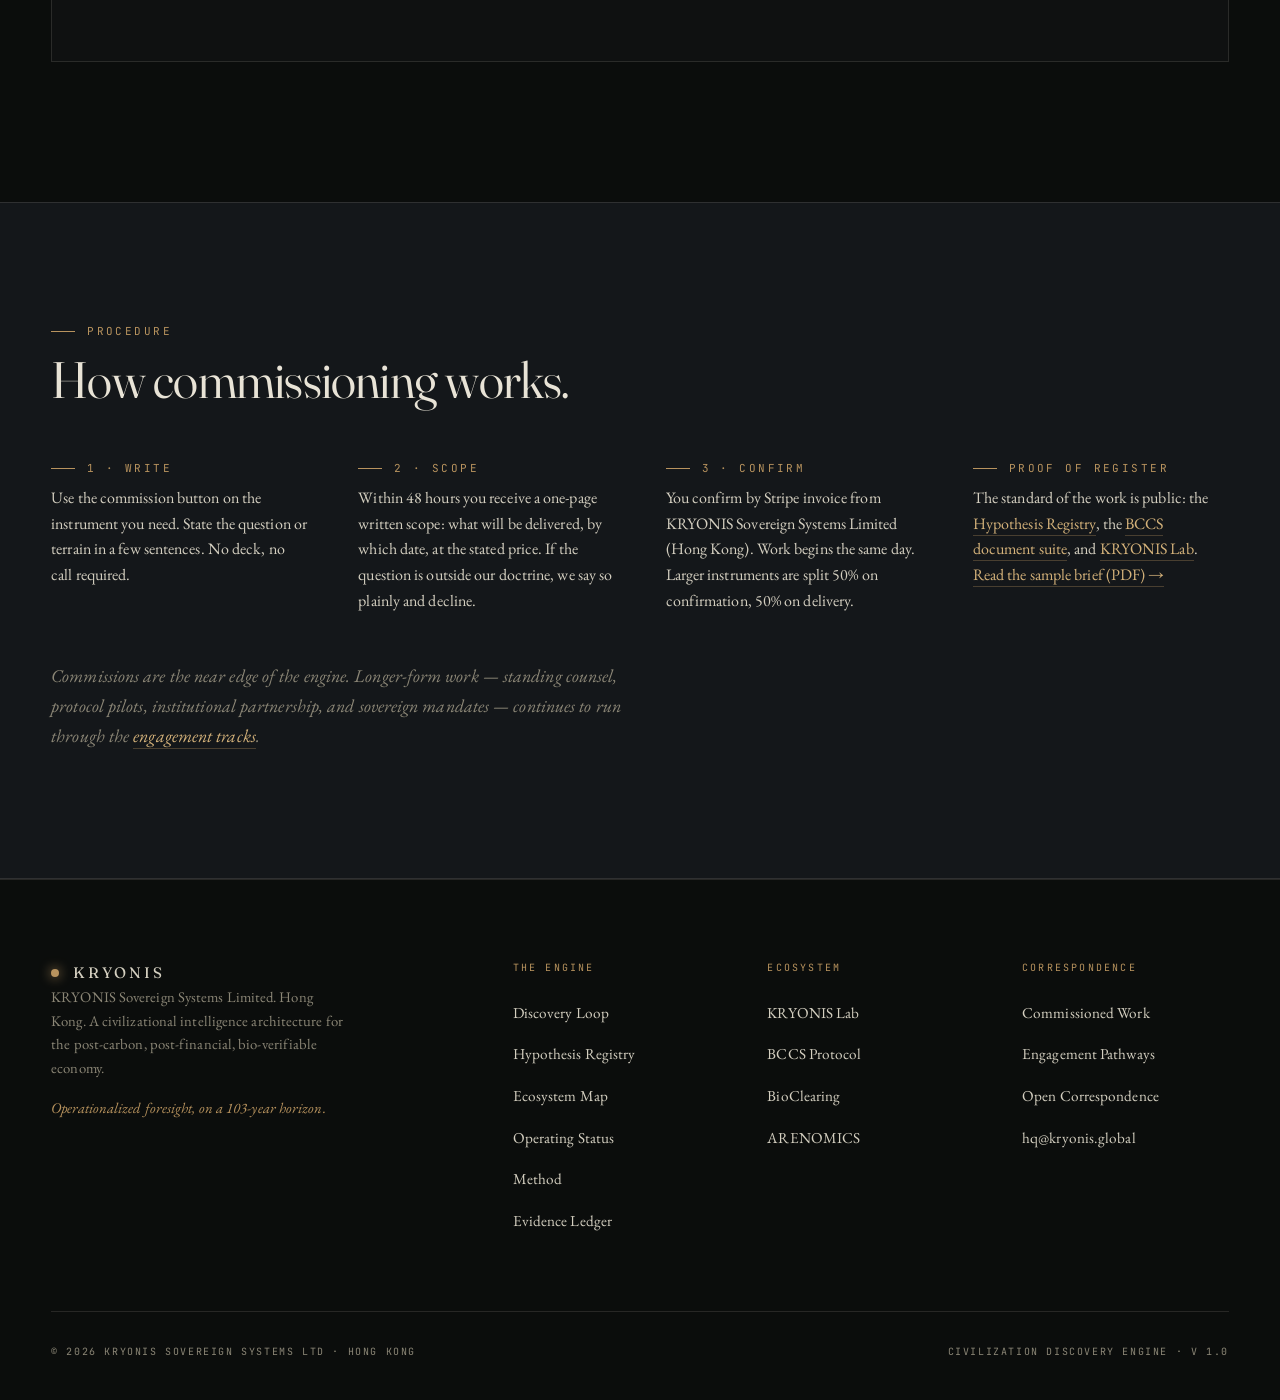
<file: commissions.html>
<!DOCTYPE html>
<html lang="en">
<head>
  <meta charset="UTF-8" />
  <meta name="viewport" content="width=device-width, initial-scale=1.0" />
  <title>Commissions — KRYONIS</title>
  <meta name="description" content="Commissioned work with fixed scope, fixed price, and fixed delivery: diagnostic memos, institutional briefs, whitepaper suites, and verification readiness audits by KRYONIS Sovereign Systems Limited." />
  <meta name="author" content="KRYONIS Sovereign Systems Limited" />
  <meta name="keywords" content="KRYONIS, commissions, research brief, whitepaper, tokenomics, verification audit, bioeconomy, biocapital, Hong Kong" />
  <meta name="theme-color" content="#0B0D0C" />
  <meta name="robots" content="index, follow, max-image-preview:large" />
  <link rel="canonical" href="https://kryonis.global/commissions.html" />

  <!-- Open Graph -->
  <meta property="og:title" content="Commissions — KRYONIS" />
  <meta property="og:description" content="Commissioned work with fixed scope, fixed price, and fixed delivery. Four instruments, priced in the open." />
  <meta property="og:type" content="website" />
  <meta property="og:url" content="https://kryonis.global/commissions.html" />
  <meta property="og:site_name" content="KRYONIS" />
  <meta property="og:locale" content="en_GB" />
  <meta property="og:image" content="https://kryonis.global/assets/og/og-engagement.jpeg" />
  <meta property="og:image:width" content="1200" />
  <meta property="og:image:height" content="630" />
  <meta property="og:image:alt" content="KRYONIS — Commissioned Work" />
  <meta property="og:image:type" content="image/jpeg" />

  <!-- Twitter -->
  <meta name="twitter:card" content="summary_large_image" />
  <meta name="twitter:title" content="Commissions — KRYONIS" />
  <meta name="twitter:description" content="Commissioned work with fixed scope, fixed price, and fixed delivery. Four instruments, priced in the open." />
  <meta name="twitter:image" content="https://kryonis.global/assets/og/og-engagement.jpeg" />

  <!-- Icons -->
  <link rel="icon" type="image/svg+xml" href="/assets/icons/favicon.svg" />
  <link rel="icon" type="image/png" sizes="32x32" href="/assets/icons/favicon-32.png" />
  <link rel="icon" type="image/png" sizes="16x16" href="/assets/icons/favicon-16.png" />
  <link rel="apple-touch-icon" sizes="180x180" href="/assets/icons/apple-touch-icon.png" />

  <!-- Fonts -->
  <link rel="preconnect" href="https://fonts.googleapis.com" />
  <link rel="preconnect" href="https://fonts.gstatic.com" crossorigin />
  <link rel="stylesheet" href="/styles.css" />
</head>
<body>

  <nav class="nav">
    <div class="nav-inner">
      <a href="/" class="nav-mark">KRYONIS</a>
      <button class="nav-toggle" aria-label="Menu" aria-expanded="false" aria-controls="primary-nav">
        <svg viewBox="0 0 24 24" fill="none" stroke="currentColor" stroke-width="1.5">
          <path d="M4 6h16M4 12h16M4 18h16" />
        </svg>
      </button>
      <div class="nav-links" id="primary-nav">
        <a href="/engine.html">Engine</a>
        <a href="/registry.html">Registry</a>
        <a href="/verification.html">Verification</a>
        <a href="/ecosystem.html">Ecosystem</a>
        <a href="/commissions.html" class="active">Commissions</a>
        <a href="/engagement.html">Engagement</a>
        <a href="/status.html">Status</a>
        <a href="/correspondence.html">Correspondence</a>
      </div>
    </div>
  </nav>

  <!-- HERO -->
  <header class="hero hero-sub">
    <div class="wrap">
      <div class="hero-meta">
        <span>Commissions</span>
        <span>Fixed Scope · Fixed Price</span>
        <span>Delivered in Writing</span>
      </div>
      <h1>Commissioned <em>Work</em>.</h1>
      <p class="hero-lede">
        The engine takes commissions. Four instruments, each with a fixed
        scope, a fixed price, and a fixed delivery date. You know what you
        receive, when you receive it, and what it costs — before you write.
      </p>
    </div>
    <div class="hero-marker"><span class="line"></span><span>Instruments</span></div>
  </header>

  <!-- INSTRUMENTS -->
  <section>
    <div class="wrap">

      <!-- 0 · DIAGNOSTIC MEMO -->
      <article class="hyp-detail reveal" id="diagnostic">
        <div class="hyp-detail-head">
          <div>
            <div class="hyp-detail-id">C-00</div>
            <h2 style="margin-top: 12px;">Diagnostic Memo</h2>
          </div>
          <span class="status" data-level="2">USD 850</span>
        </div>
        <div class="hyp-detail-rows">
          <div class="hyp-detail-row">
            <div class="hyp-detail-row-label">Question</div>
            <p>You bring one question — a market, a protocol, a policy shift, a claim you need tested. We answer it in writing, with the reasoning shown.</p>
          </div>
          <div class="hyp-detail-row">
            <div class="hyp-detail-row-label">Deliverable</div>
            <p>A 5–7 page written memo: the answer, the evidentiary base, the counter-case, and the next decision it opens. Delivered as a formatted document, ready to circulate internally.</p>
          </div>
          <div class="hyp-detail-row">
            <div class="hyp-detail-row-label">Delivery</div>
            <p>Five working days from confirmation of scope.</p>
          </div>
        </div>
        <div class="hyp-cta commission-cta">
          <a href="#commission-form" class="btn btn-primary btn-arrow commission-open" data-instrument="C-00 · Diagnostic Memo">Commission this memo</a>
          <span class="commission-note">Scope confirmed within 48 hours · Invoiced via Stripe</span>
        </div>
      </article>

      <!-- 1 · KRYONIS BRIEF -->
      <article class="hyp-detail reveal" id="brief">
        <div class="hyp-detail-head">
          <div>
            <div class="hyp-detail-id">C-01</div>
            <h2 style="margin-top: 12px;">The KRYONIS Brief</h2>
          </div>
          <span class="status" data-level="4">USD 3,500</span>
        </div>
        <div class="hyp-detail-rows">
          <div class="hyp-detail-row">
            <div class="hyp-detail-row-label">Scope</div>
            <p>A commissioned institutional analysis on your terrain: bioeconomy strategy, verification economics, biocapital architecture, post-financial standards, or the geopolitical exposure of a specific sector, asset class, or jurisdiction. Written to be read by principals and boards, not filed.</p>
          </div>
          <div class="hyp-detail-row">
            <div class="hyp-detail-row-label">Deliverable</div>
            <p>A 25–40 page brief in the KRYONIS register: thesis, signal base, adversarial critique, scenario structure, and the decisions the analysis makes available. One round of written revision included.</p>
          </div>
          <div class="hyp-detail-row">
            <div class="hyp-detail-row-label">Delivery</div>
            <p>Fourteen days from confirmation of scope. Confidential by default; the commissioning party owns the document.</p>
          </div>
        </div>
        <div class="hyp-cta commission-cta">
          <a href="#commission-form" class="btn btn-primary btn-arrow commission-open" data-instrument="C-01 · The KRYONIS Brief">Commission this brief</a>
          <span class="commission-note">Scope confirmed within 48 hours · 50% on confirmation, 50% on delivery</span>
        </div>
      </article>

      <!-- 2 · WHITEPAPER SUITE -->
      <article class="hyp-detail reveal" id="whitepaper">
        <div class="hyp-detail-head">
          <div>
            <div class="hyp-detail-id">C-02</div>
            <h2 style="margin-top: 12px;">Whitepaper &amp; Protocol Documentation Suite</h2>
          </div>
          <span class="status" data-level="4">USD 7,500</span>
        </div>
        <div class="hyp-detail-rows">
          <div class="hyp-detail-row">
            <div class="hyp-detail-row-label">For</div>
            <p>Teams building protocols, RWA structures, DePIN networks, or biological-asset systems that must be legible to institutions. Your architecture exists; its documentation does not yet carry it.</p>
          </div>
          <div class="hyp-detail-row">
            <div class="hyp-detail-row-label">Deliverable</div>
            <p>A complete documentation suite: full whitepaper, protocol economics or token-economics litepaper, and a one-page institutional summary — written to the standard of the BCCS document suite, which KRYONIS built for its own deployed protocol layer. This is documentation by architects who have already taken a protocol from doctrine to contract-level infrastructure. Two rounds of written revision included.</p>
          </div>
          <div class="hyp-detail-row">
            <div class="hyp-detail-row-label">Delivery</div>
            <p>Twenty-one days from confirmation of scope, under NDA where required.</p>
          </div>
        </div>
        <div class="hyp-cta commission-cta">
          <a href="#commission-form" class="btn btn-primary btn-arrow commission-open" data-instrument="C-02 · Whitepaper & Protocol Documentation Suite">Commission this suite</a>
          <span class="commission-note">Scope confirmed within 48 hours · 50% on confirmation, 50% on delivery</span>
        </div>
      </article>

      <!-- 3 · VERIFICATION READINESS AUDIT -->
      <article class="hyp-detail reveal" id="audit">
        <div class="hyp-detail-head">
          <div>
            <div class="hyp-detail-id">C-03</div>
            <h2 style="margin-top: 12px;">Verification Readiness Audit</h2>
          </div>
          <span class="status" data-level="5">USD 9,500</span>
        </div>
        <div class="hyp-detail-rows">
          <div class="hyp-detail-row">
            <div class="hyp-detail-row-label">For</div>
            <p>Carbon, nature-asset, and biocapital projects whose claims will be contested. The market no longer pays for stated impact; it pays for verifiable state. This audit establishes which of your claims can survive verification — and which cannot.</p>
          </div>
          <div class="hyp-detail-row">
            <div class="hyp-detail-row-label">Deliverable</div>
            <p>A written audit of your asset claims against verification standards; a state-model of your assets in the BCCS register logic; a remediation memo ordering what to fix, prove, or retire; and a closing session in writing with your principals.</p>
          </div>
          <div class="hyp-detail-row">
            <div class="hyp-detail-row-label">Delivery</div>
            <p>Twenty-one days from receipt of materials. Confidential by default.</p>
          </div>
        </div>
        <div class="hyp-cta commission-cta">
          <a href="#commission-form" class="btn btn-primary btn-arrow commission-open" data-instrument="C-03 · Verification Readiness Audit">Commission this audit</a>
          <span class="commission-note">Scope confirmed within 48 hours · 50% on confirmation, 50% on delivery</span>
        </div>
      </article>

    </div>
  </section>


  <!-- SAMPLE BRIEF CALLOUT -->
  <section class="sample-callout-section" style="padding-top: 0;">
    <div class="wrap">
      <div class="sample-callout reveal">
        <div class="eyebrow">Proof Before Price</div>
        <h2 style="margin-top: 10px;">Read a brief before you commission one.</h2>
        <p style="margin-top: 12px; max-width: var(--reading); color: var(--ivory-soft);">
          <em>The Verification Premium</em> — why nature-asset markets stopped
          paying for claims — is a complete sample of the C-01 register:
          thesis, signal base, adversarial critique, scenario structure,
          decisions. Eight pages. No email required.
        </p>
        <div class="hyp-cta" style="border-top: none; padding-top: 8px;">
          <a href="/briefs/kryonis-sample-brief-verification-premium.pdf" target="_blank" rel="noopener" class="btn btn-primary btn-arrow">Read the sample brief (PDF)</a>
        </div>
      </div>
    </div>
  </section>

  <!-- COMMISSION FORM -->
  <section id="commission-form" class="corr-form-section">
    <div class="wrap">
      <form class="corr-form" data-kryonis-form="commission" novalidate>
        <h3>Commission an instrument.</h3>
        <p>State the question or terrain in a few sentences. Within 48 hours you receive a one-page written scope; work begins on confirmation. Nothing here is stored on the site — the message goes directly to the Studio.</p>

        <div class="form-grid">
          <div class="form-field">
            <label for="cf-name">Name</label>
            <input type="text" id="cf-name" name="name" required autocomplete="name" />
          </div>

          <div class="form-field">
            <label for="cf-email">Email</label>
            <input type="email" id="cf-email" name="email" required autocomplete="email" />
          </div>

          <div class="form-field">
            <label for="cf-institution">Institution or project</label>
            <input type="text" id="cf-institution" name="institution" autocomplete="organization" />
          </div>

          <div class="form-field">
            <label for="cf-instrument">Instrument</label>
            <select id="cf-instrument" name="instrument">
              <option value="C-00 · Diagnostic Memo">C-00 · Diagnostic Memo — USD 850</option>
              <option value="C-01 · The KRYONIS Brief" selected>C-01 · The KRYONIS Brief — USD 3,500</option>
              <option value="C-02 · Whitepaper & Protocol Documentation Suite">C-02 · Whitepaper &amp; Documentation Suite — USD 7,500</option>
              <option value="C-03 · Verification Readiness Audit">C-03 · Verification Readiness Audit — USD 9,500</option>
              <option value="Undecided">Undecided — advise me</option>
            </select>
          </div>

          <div class="form-field form-field-full">
            <label for="cf-message">The question or terrain</label>
            <textarea id="cf-message" name="message" rows="6" required placeholder="A few sentences are enough. What should the work answer, and what decision does it inform?"></textarea>
          </div>

          <div class="form-field">
            <label for="cf-start">Preferred start</label>
            <input type="text" id="cf-start" name="start" placeholder="e.g. immediately, or a date" />
          </div>

          <input type="text" name="website" tabindex="-1" autocomplete="off" aria-hidden="true" style="position:absolute;left:-9999px;" />
        </div>

        <button type="submit" class="btn btn-primary btn-arrow">Send commission inquiry</button>
        <p class="form-status" role="status" aria-live="polite"></p>
        <p class="commission-note" style="margin-top: 16px;">Scope confirmed within 48 hours · Invoiced via Stripe · Confidential by default</p>
      </form>
    </div>
  </section>

  <!-- HOW COMMISSIONING WORKS -->
  <section class="section-alt">
    <div class="wrap">
      <div class="eyebrow">Procedure</div>
      <h2 style="margin-top: 12px;">How commissioning works.</h2>

      <div class="info-grid" style="margin-top: 40px;">
        <div>
          <div class="eyebrow">1 · Write</div>
          <p style="margin-top: 8px; color: var(--ivory-soft);">
            Use the commission button on the instrument you need. State the
            question or terrain in a few sentences. No deck, no call required.
          </p>
        </div>
        <div>
          <div class="eyebrow">2 · Scope</div>
          <p style="margin-top: 8px; color: var(--ivory-soft);">
            Within 48 hours you receive a one-page written scope: what will be
            delivered, by which date, at the stated price. If the question is
            outside our doctrine, we say so plainly and decline.
          </p>
        </div>
        <div>
          <div class="eyebrow">3 · Confirm</div>
          <p style="margin-top: 8px; color: var(--ivory-soft);">
            You confirm by Stripe invoice from KRYONIS Sovereign Systems
            Limited (Hong Kong). Work begins the same day. Larger instruments
            are split 50% on confirmation, 50% on delivery.
          </p>
        </div>
        <div>
          <div class="eyebrow">Proof of Register</div>
          <p style="margin-top: 8px; color: var(--ivory-soft);">
            The standard of the work is public: the
            <a href="/registry.html" class="link-inline">Hypothesis Registry</a>,
            the <a href="https://bccs.bio" target="_blank" rel="noopener" class="link-inline">BCCS document suite</a>,
            and <a href="https://kryonislab.org" target="_blank" rel="noopener" class="link-inline">KRYONIS Lab</a>.
            <a href="/briefs/kryonis-sample-brief-verification-premium.pdf" class="link-inline" target="_blank" rel="noopener">Read the sample brief (PDF) &rarr;</a>
          </p>
        </div>
      </div>

      <p style="margin-top: 48px; max-width: var(--reading); color: var(--ivory-dim); font-style: italic;">
        Commissions are the near edge of the engine. Longer-form work —
        standing counsel, protocol pilots, institutional partnership, and
        sovereign mandates — continues to run through the
        <a href="/engagement.html" class="link-inline">engagement tracks</a>.
      </p>
    </div>
  </section>

  <!-- FOOTER -->
  <footer class="foot">
    <div class="wrap">
      <div class="foot-grid">
        <div>
          <a href="/" class="nav-mark">KRYONIS</a>
          <p class="foot-desc">
            KRYONIS Sovereign Systems Limited. Hong Kong.
            A civilizational intelligence architecture for the post-carbon,
            post-financial, bio-verifiable economy.
          </p>
          <p class="foot-desc" style="margin-top: 16px; font-style: italic; color: var(--gold);">
            Operationalized foresight, on a 103-year horizon.
          </p>
        </div>

        <div>
          <h5>The Engine</h5>
          <ul>
            <li><a href="/engine.html">Discovery Loop</a></li>
            <li><a href="/registry.html">Hypothesis Registry</a></li>
            <li><a href="/ecosystem.html">Ecosystem Map</a></li>
            <li><a href="/status.html">Operating Status</a></li>
            <li><a href="/#method">Method</a></li>
            <li><a href="https://thesyntheticeconomy.org/ledger.html" target="_blank" rel="noopener">Evidence Ledger</a></li>
          </ul>
        </div>

        <div>
          <h5>Ecosystem</h5>
          <ul>
            <li><a href="https://kryonislab.org" target="_blank" rel="noopener">KRYONIS Lab</a></li>
            <li><a href="https://bccs.bio" target="_blank" rel="noopener">BCCS Protocol</a></li>
            <li><a href="https://bioclearing.global" target="_blank" rel="noopener">BioClearing</a></li>
            <li><a href="https://arenomics.com" target="_blank" rel="noopener">ARENOMICS</a></li>
          </ul>
        </div>

        <div>
          <h5>Correspondence</h5>
          <ul>
            <li><a href="/commissions.html">Commissioned Work</a></li>
            <li><a href="/engagement.html">Engagement Pathways</a></li>
            <li><a href="/correspondence.html">Open Correspondence</a></li>
            <li><a href="mailto:hq@kryonis.global">hq@kryonis.global</a></li>
          </ul>
        </div>
      </div>

      <div class="foot-bottom">
        <div>© <span data-year>2026</span> KRYONIS Sovereign Systems Ltd · Hong Kong</div>
        <div>Civilization Discovery Engine · v 1.0</div>
      </div>
    </div>
  </footer>

  <script src="/script.js"></script>
</body>
</html>
</file>
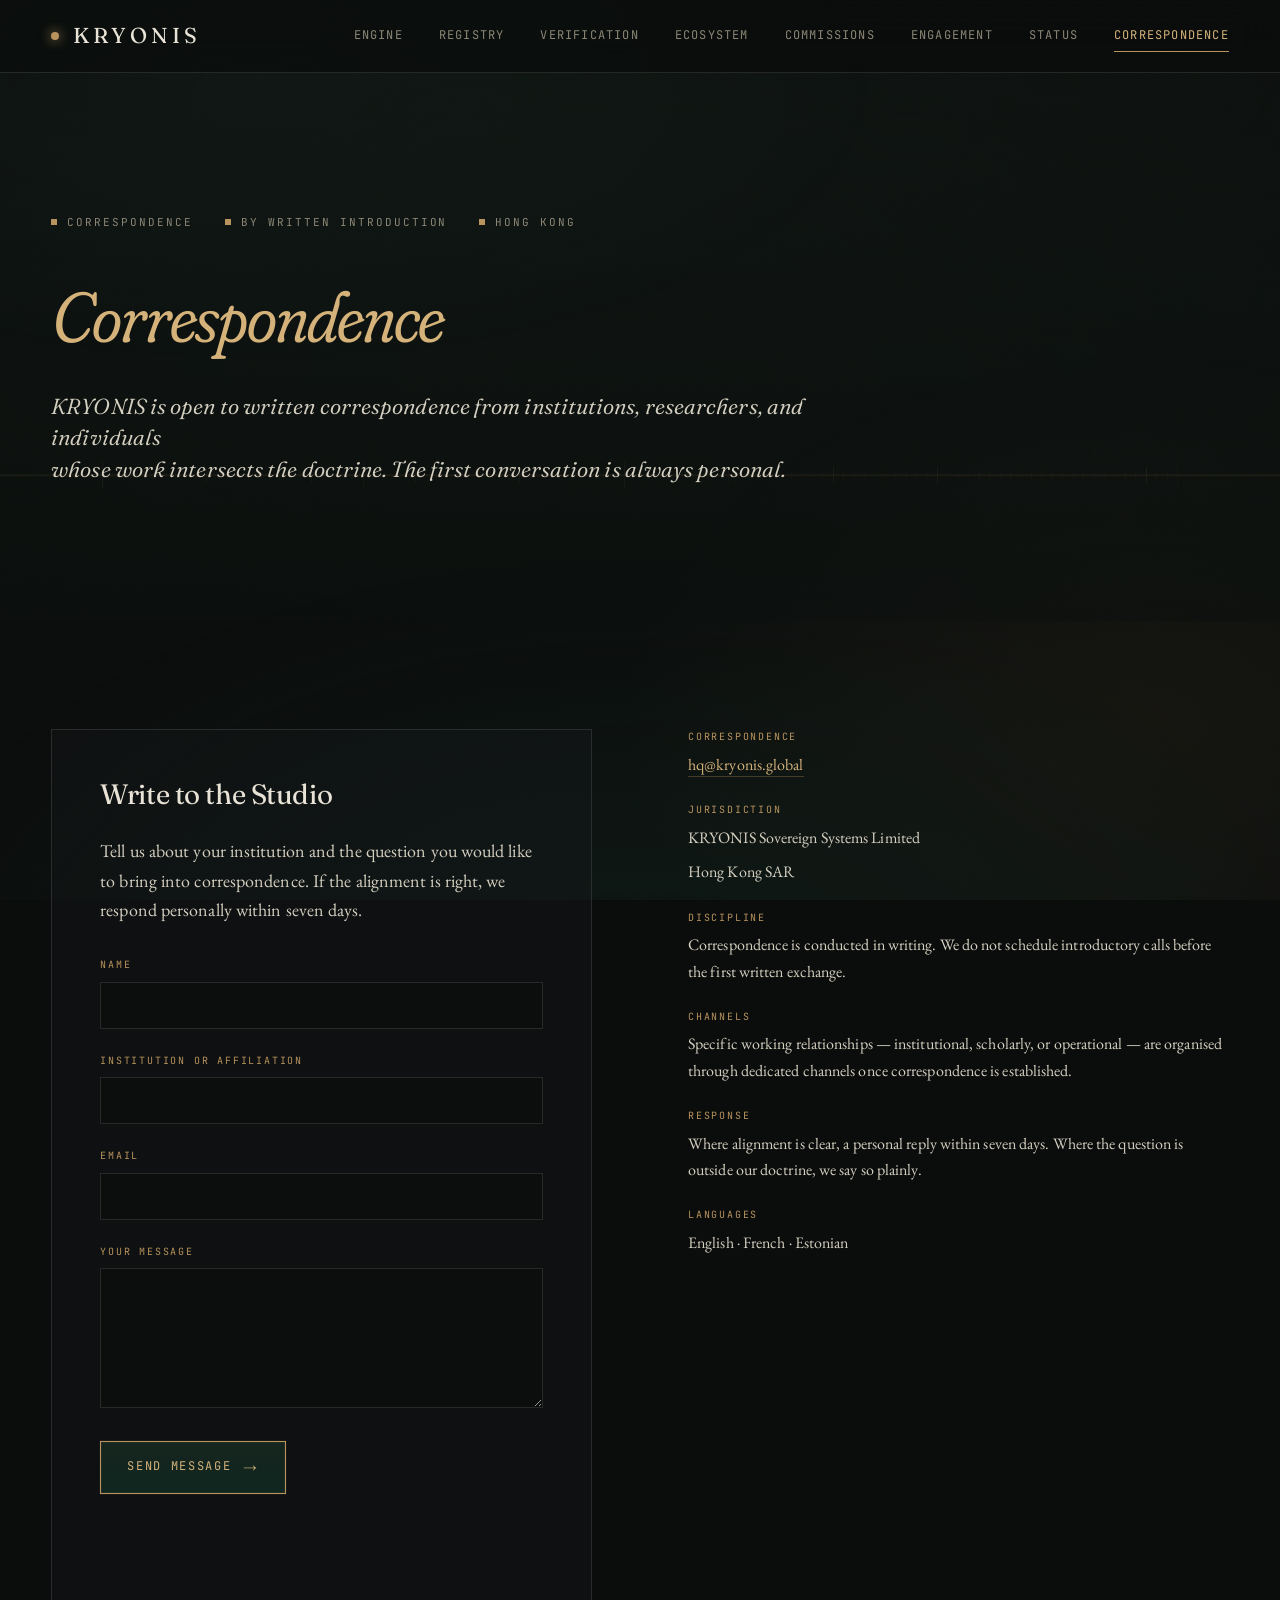
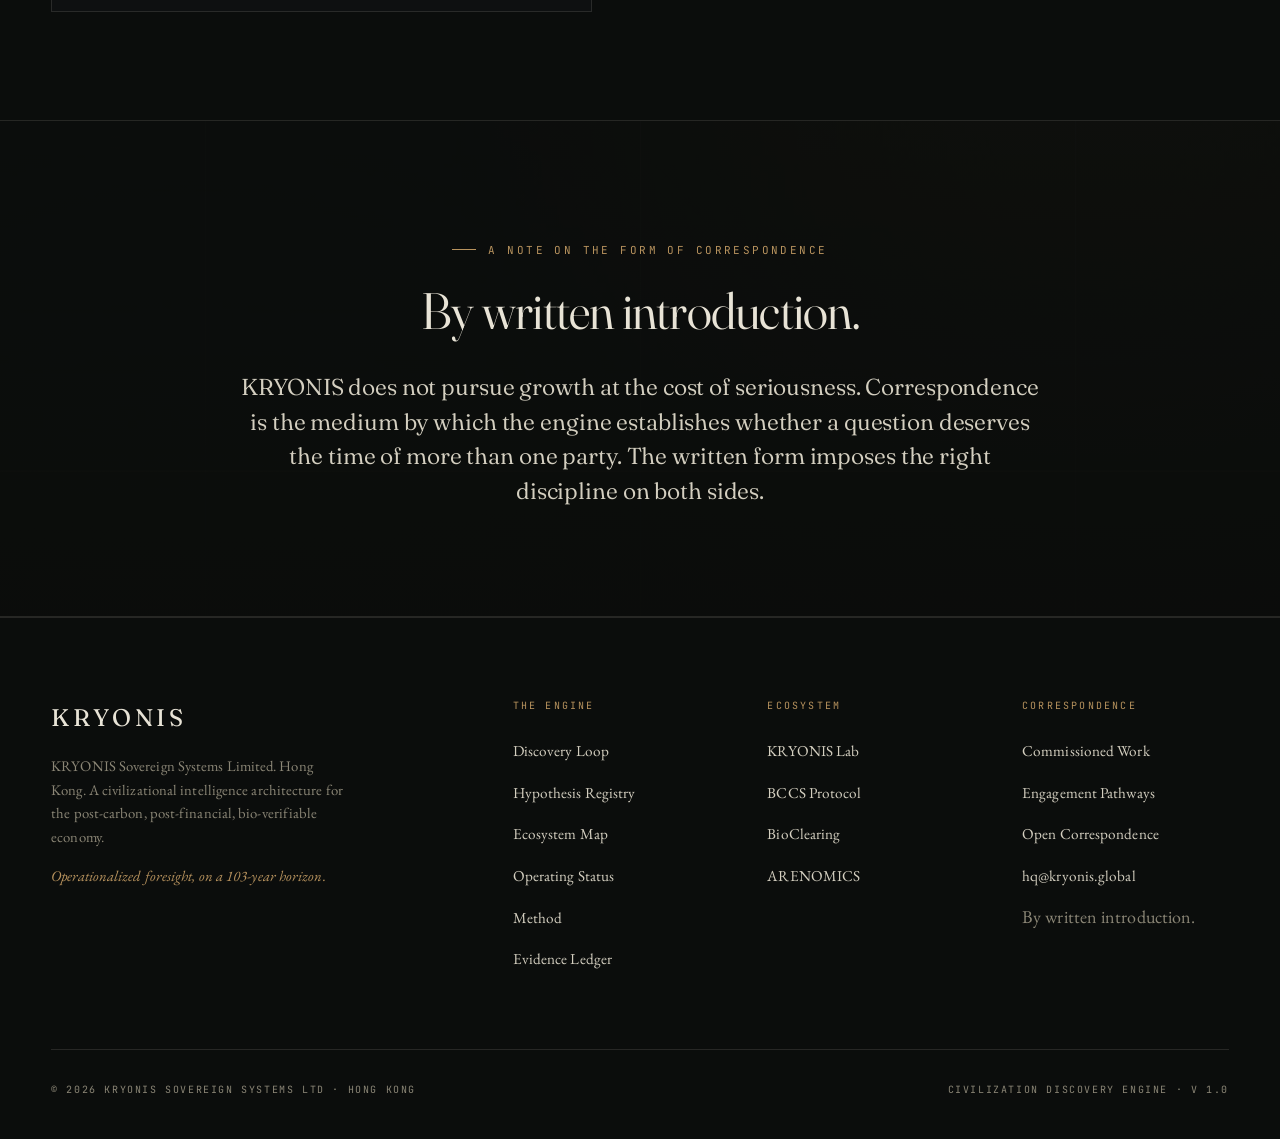
<file: correspondence.html>
<!DOCTYPE html>
<html lang="en">
<head>
  <meta charset="UTF-8" />
  <meta name="viewport" content="width=device-width, initial-scale=1.0" />
  <title>Correspondence — KRYONIS</title>
  <meta name="description" content="Open correspondence with KRYONIS. Written introduction welcomed from institutions, researchers, and individuals whose work intersects the doctrine. Response within seven days." />
  <meta name="author" content="KRYONIS Sovereign Systems Limited" />
  <meta name="keywords" content="KRYONIS, civilization discovery engine, operationalized foresight, bioeconomy, biocapital, verification, post-carbon economy, sovereign infrastructure, 2129 horizon" />
  <meta name="theme-color" content="#0B0D0C" />
  <meta name="robots" content="index, follow, max-image-preview:large" />
  <link rel="canonical" href="https://kryonis.global/correspondence.html" />

  <!-- Open Graph -->
  <meta property="og:title" content="Correspondence — KRYONIS" />
  <meta property="og:description" content="Open correspondence with KRYONIS. Written introduction welcomed from institutions, researchers, and individuals whose work intersects the doctrine. Response within seven days." />
  <meta property="og:type" content="website" />
  <meta property="og:url" content="https://kryonis.global/correspondence.html" />
  <meta property="og:site_name" content="KRYONIS" />
  <meta property="og:locale" content="en_GB" />
  <meta property="og:image" content="https://kryonis.global/assets/og/og-correspondence.jpg" />
  <meta property="og:image:width" content="1200" />
  <meta property="og:image:height" content="630" />
  <meta property="og:image:alt" content="KRYONIS — Civilization Discovery Engine" />
  <meta property="og:image:type" content="image/jpeg" />

  <!-- Twitter -->
  <meta name="twitter:card" content="summary_large_image" />
  <meta name="twitter:title" content="Correspondence — KRYONIS" />
  <meta name="twitter:description" content="Open correspondence with KRYONIS. Written introduction welcomed from institutions, researchers, and individuals whose work intersects the doctrine. Response within seven days." />
  <meta name="twitter:image" content="https://kryonis.global/assets/og/og-correspondence.jpg" />

  <!-- Icons -->
  <link rel="icon" type="image/svg+xml" href="/assets/icons/favicon.svg" />
  <link rel="icon" type="image/png" sizes="32x32" href="/assets/icons/favicon-32.png" />
  <link rel="icon" type="image/png" sizes="16x16" href="/assets/icons/favicon-16.png" />
  <link rel="apple-touch-icon" sizes="180x180" href="/assets/icons/apple-touch-icon.png" />

  <!-- Fonts -->
  <link rel="preconnect" href="https://fonts.googleapis.com" />
  <link rel="preconnect" href="https://fonts.gstatic.com" crossorigin />
  <link rel="stylesheet" href="/styles.css" />
</head>
<body>

  <nav class="nav">
    <div class="nav-inner">
      <a href="/" class="nav-mark">KRYONIS</a>
      <button class="nav-toggle" aria-label="Menu" aria-expanded="false" aria-controls="primary-nav">
        <svg viewBox="0 0 24 24" fill="none" stroke="currentColor" stroke-width="1.5">
          <path d="M4 6h16M4 12h16M4 18h16" />
        </svg>
      </button>
      <div class="nav-links" id="primary-nav">
        <a href="/engine.html">Engine</a>
        <a href="/registry.html">Registry</a>
        <a href="/verification.html">Verification</a>
        <a href="/ecosystem.html">Ecosystem</a>
        <a href="/commissions.html">Commissions</a>
        <a href="/engagement.html">Engagement</a>
        <a href="/status.html">Status</a>
        <a href="/correspondence.html" class="active">Correspondence</a>
      </div>
    </div>
  </nav>

  <header class="hero hero-sub">
    <div class="hero-bg" style="background-image: url('/assets/images/horizon-2129.jpg');"></div>
    <div class="hero-inner">
      <div class="hero-meta reveal">
        <span>Correspondence</span>
        <span>By Written Introduction</span>
        <span>Hong Kong</span>
      </div>
      <h1 class="reveal"><span class="accent">Correspondence</span></h1>
      <p class="hero-tagline reveal">
        KRYONIS is open to written correspondence from institutions, researchers, and individuals<br />
        whose work intersects the doctrine. The first conversation is always personal.
      </p>
    </div>
  </header>

  <section>
    <div class="wrap">
      <div class="corr-grid">
        <div class="reveal">
          <div class="track-context" id="track-context" hidden>
            <div class="track-context-tag" id="track-context-tag"></div>
            <p class="track-context-note" id="track-context-note"></p>
          </div>

          <form id="corr-form" class="corr-form" data-kryonis-form="correspondence" novalidate>
            <h3>Write to the Studio</h3>
            <p>Tell us about your institution and the question you would like to bring into correspondence. If the alignment is right, we respond personally within seven days.</p>

            <label for="corr-name">Name</label>
            <input id="corr-name" name="name" type="text" required />

            <label for="corr-org">Institution or affiliation</label>
            <input id="corr-org" name="org" type="text" />

            <label for="corr-email">Email</label>
            <input id="corr-email" name="email" type="email" required />

            <label for="corr-message">Your message</label>
            <textarea id="corr-message" name="message" required></textarea>

            <input type="hidden" id="corr-track" name="track" value="" />
            <input type="text" name="website" tabindex="-1" autocomplete="off" aria-hidden="true" style="position:absolute;left:-9999px;" />
            <button type="submit" class="btn btn-primary btn-arrow">Send Message</button>
            <p class="form-status" role="status" aria-live="polite"></p>
          </form>
        </div>

        <div class="corr-info reveal reveal-delay-1">
          <dl>
            <dt>Correspondence</dt>
            <dd><a href="mailto:hq@kryonis.global" class="link-inline">hq@kryonis.global</a></dd>

            <dt>Jurisdiction</dt>
            <dd>KRYONIS Sovereign Systems Limited</dd>
            <dd>Hong Kong SAR</dd>

            <dt>Discipline</dt>
            <dd>Correspondence is conducted in writing. We do not schedule introductory calls before the first written exchange.</dd>

            <dt>Channels</dt>
            <dd>Specific working relationships — institutional, scholarly, or operational — are organised through dedicated channels once correspondence is established.</dd>

            <dt>Response</dt>
            <dd>Where alignment is clear, a personal reply within seven days. Where the question is outside our doctrine, we say so plainly.</dd>

            <dt>Languages</dt>
            <dd>English · French · Estonian</dd>
          </dl>
        </div>
      </div>
    </div>
  </section>

  <section class="section-visual">
    <div class="section-visual-bg" style="background-image: url('/assets/images/hero-atmosphere.jpg');"></div>
    <div class="wrap">
      <div style="max-width: 800px; margin: 0 auto; text-align: center;">
        <div class="eyebrow reveal" style="justify-content: center;">A note on the form of correspondence</div>
        <h2 class="reveal reveal-delay-1" style="margin-top: 24px;">By written introduction.</h2>
        <p class="lede reveal reveal-delay-2" style="margin: 32px auto 0;">
          KRYONIS does not pursue growth at the cost of seriousness. Correspondence is the medium by which the engine establishes whether a question deserves the time of more than one party. The written form imposes the right discipline on both sides.
        </p>
      </div>
    </div>
  </section>

  <footer class="foot">
    <div class="wrap">
      <div class="foot-grid">
        <div>
          <div class="foot-mark">KRYONIS</div>
          <p class="foot-desc">
            KRYONIS Sovereign Systems Limited. Hong Kong. A civilizational intelligence architecture for the post-carbon, post-financial, bio-verifiable economy.
          </p>
          <p class="foot-desc" style="margin-top: 16px; font-style: italic; color: var(--gold);">
            Operationalized foresight, on a 103-year horizon.
          </p>
        </div>

        <div>
          <h5>The Engine</h5>
          <ul>
            <li><a href="/engine.html">Discovery Loop</a></li>
            <li><a href="/registry.html">Hypothesis Registry</a></li>
            <li><a href="/ecosystem.html">Ecosystem Map</a></li>
            <li><a href="/status.html">Operating Status</a></li>
            <li><a href="/#method">Method</a></li>
            <li><a href="https://thesyntheticeconomy.org/ledger.html" target="_blank" rel="noopener">Evidence Ledger</a></li>
          </ul>
        </div>

        <div>
          <h5>Ecosystem</h5>
          <ul>
            <li><a href="https://kryonislab.org" target="_blank" rel="noopener">KRYONIS Lab</a></li>
            <li><a href="https://bccs.bio" target="_blank" rel="noopener">BCCS Protocol</a></li>
            <li><a href="https://bioclearing.global" target="_blank" rel="noopener">BioClearing</a></li>
            <li><a href="https://arenomics.com" target="_blank" rel="noopener">ARENOMICS</a></li>
          </ul>
        </div>

        <div>
          <h5>Correspondence</h5>
          <ul>
            <li><a href="/commissions.html">Commissioned Work</a></li>
            <li><a href="/engagement.html">Engagement Pathways</a></li>
            <li><a href="/correspondence.html">Open Correspondence</a></li>
            <li><a href="mailto:hq@kryonis.global">hq@kryonis.global</a></li>
            <li><span style="color: var(--ivory-dim);">By written introduction.</span></li>
          </ul>
        </div>
      </div>

      <div class="foot-bottom">
        <div>© <span data-year>2026</span> KRYONIS Sovereign Systems Ltd · Hong Kong</div>
        <div>Civilization Discovery Engine · v 1.0</div>
      </div>
    </div>
  </footer>

  <script src="/script.js"></script>
</body>
</html>
</file>
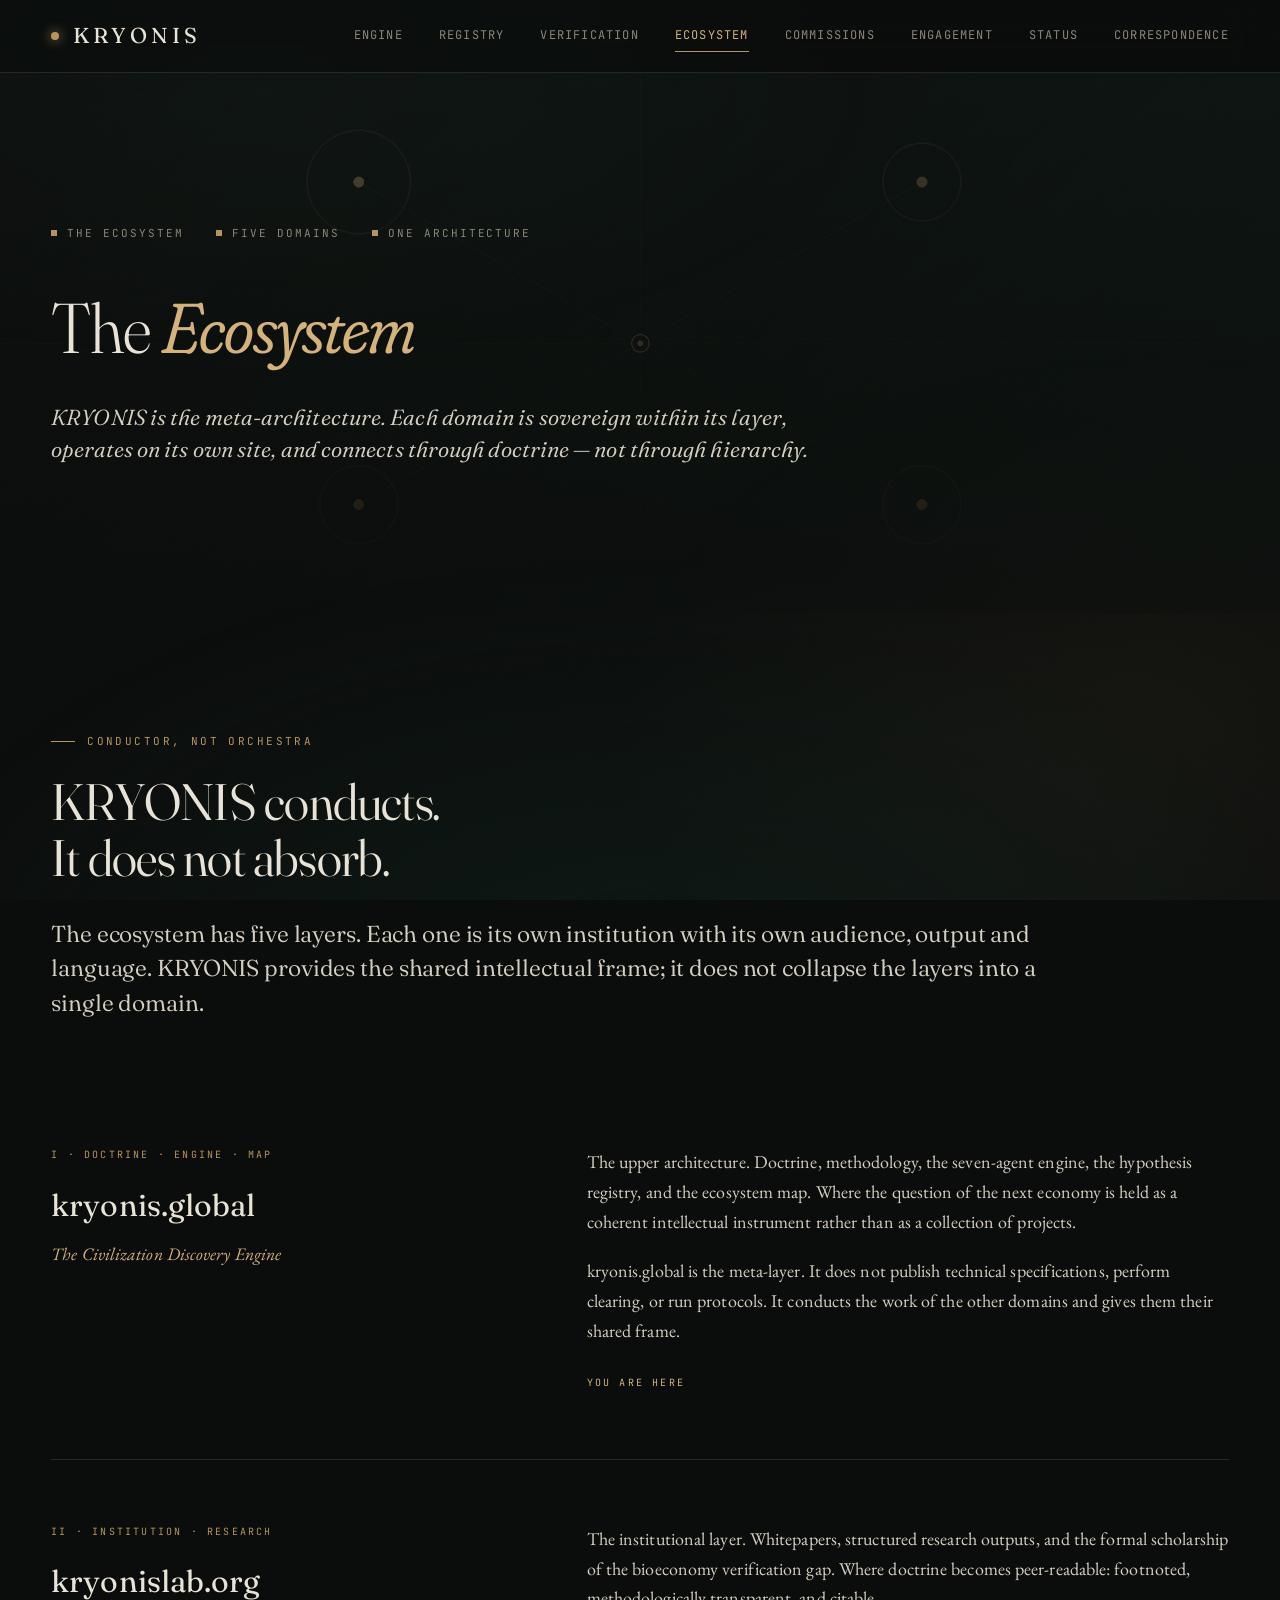
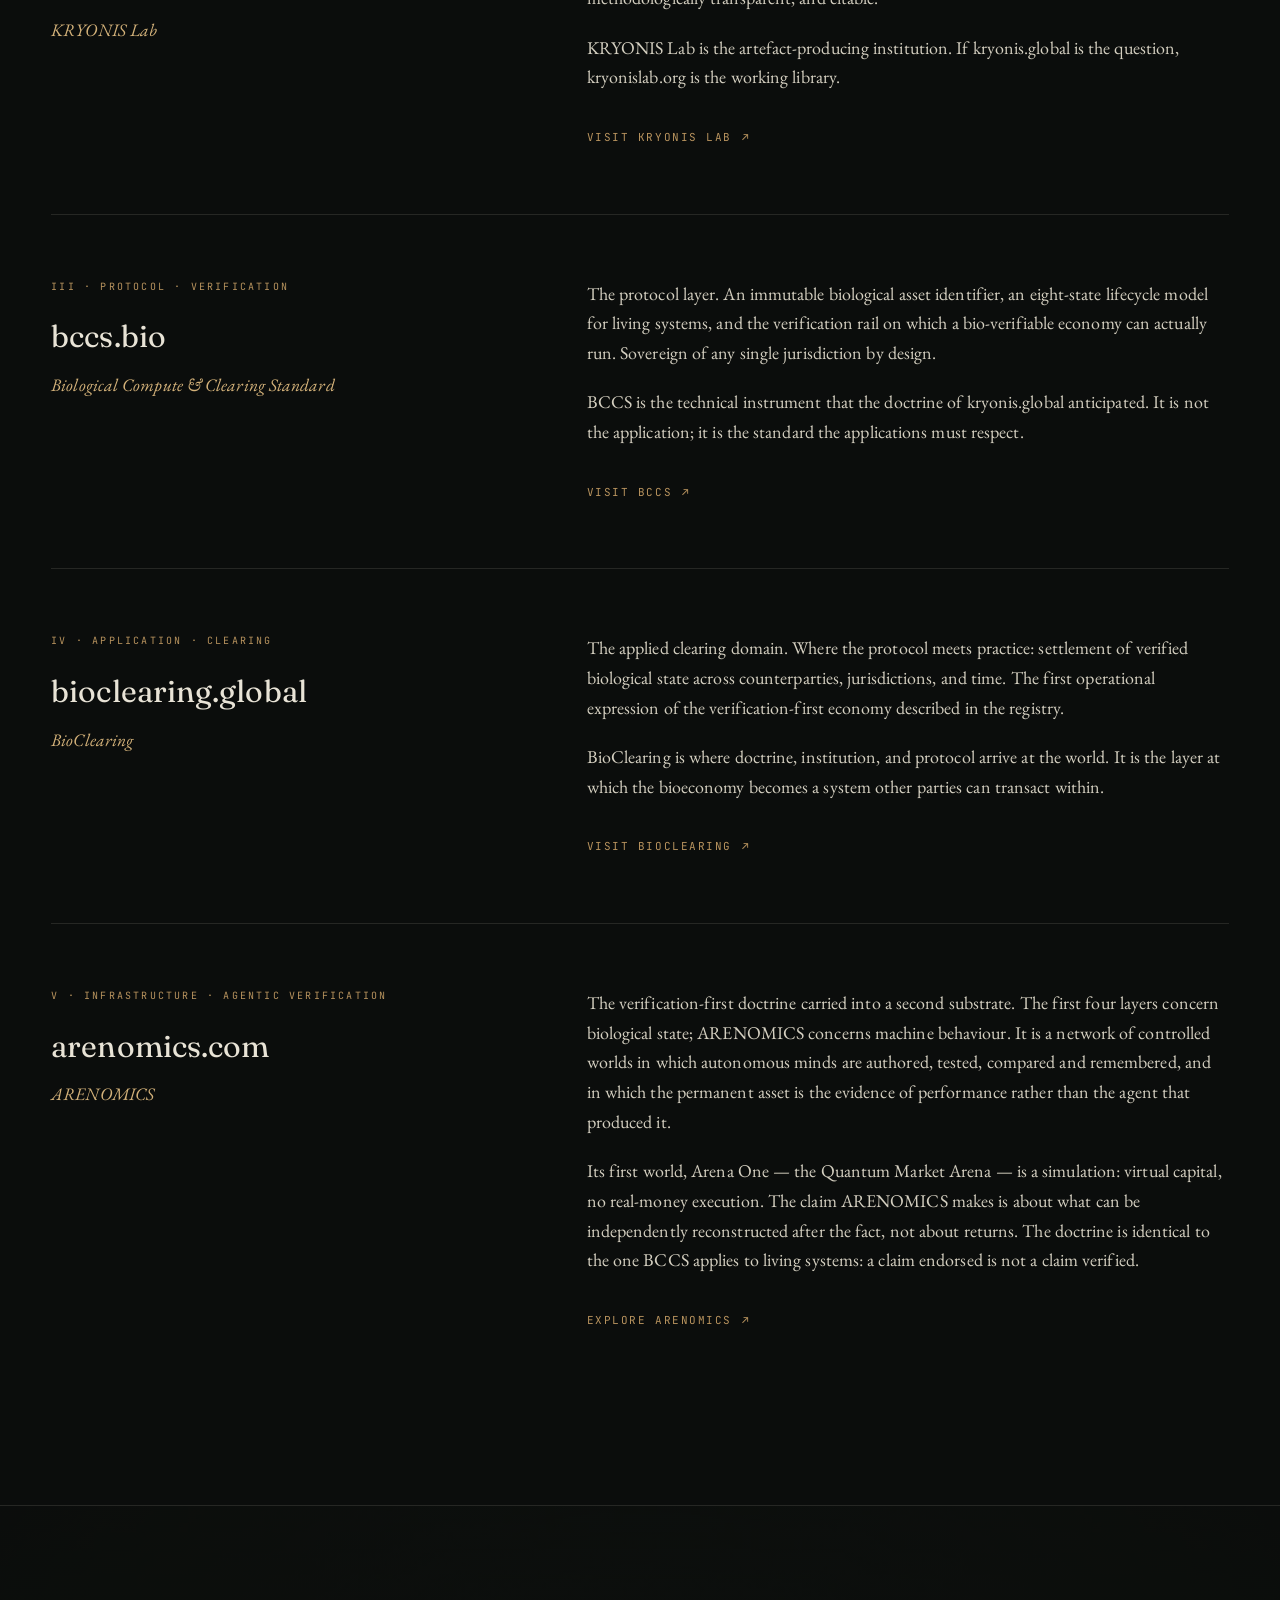
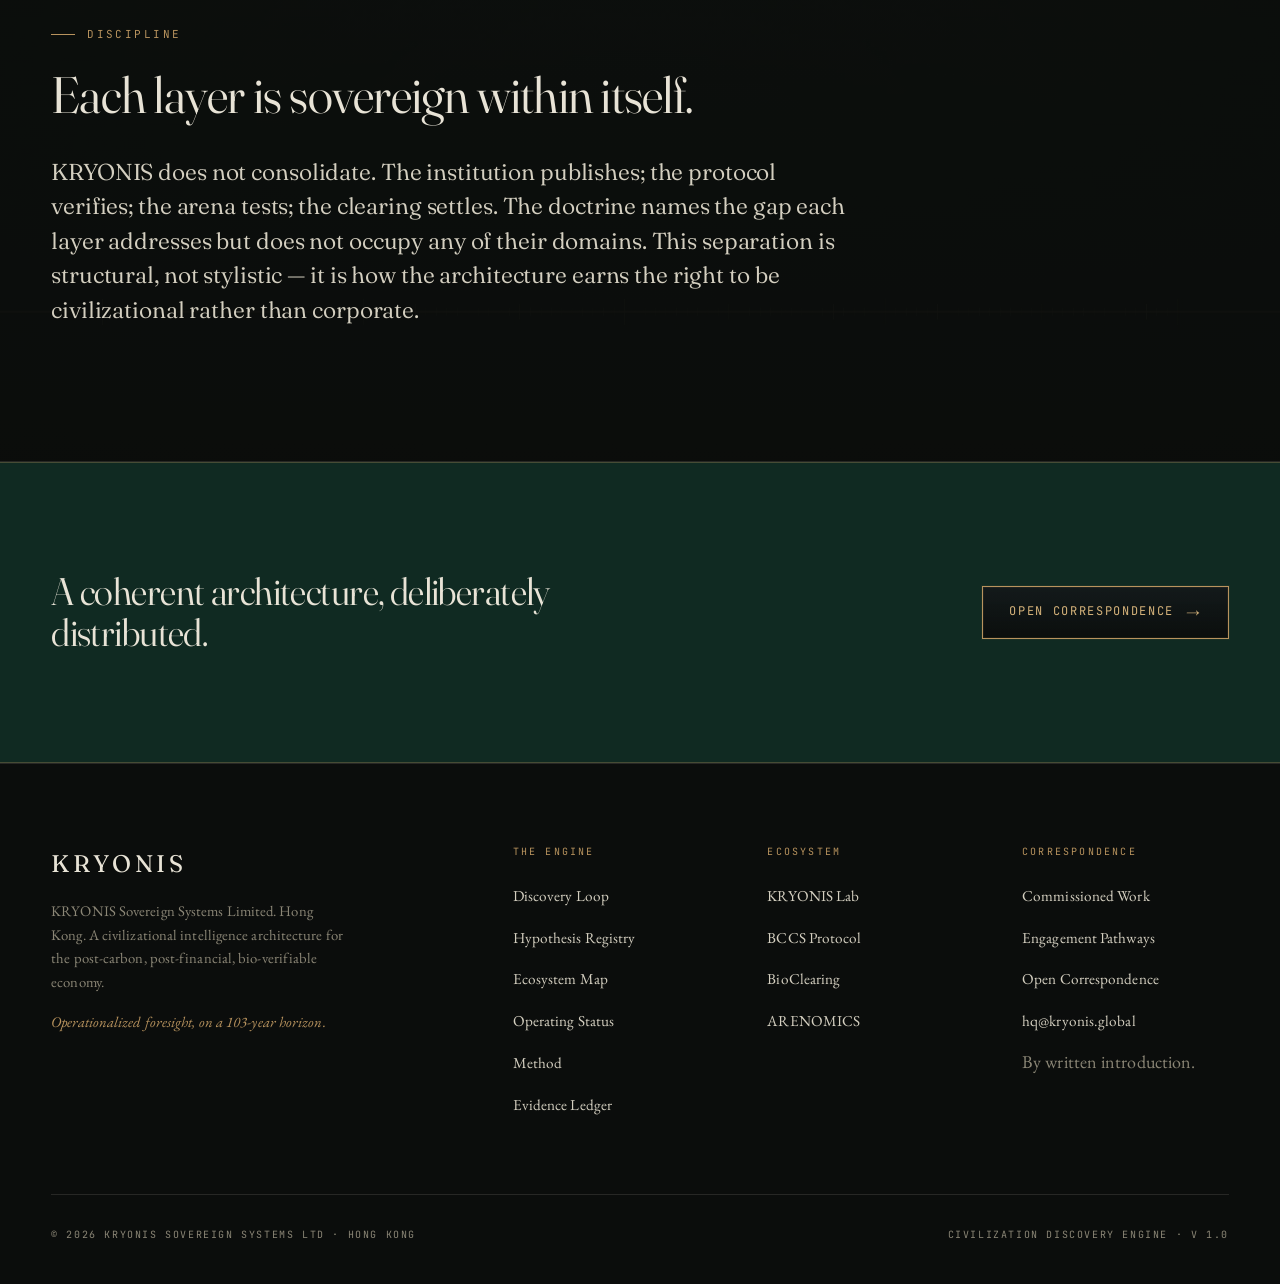
<file: ecosystem.html>
<!DOCTYPE html>
<html lang="en">
<head>
  <meta charset="UTF-8" />
  <meta name="viewport" content="width=device-width, initial-scale=1.0" />
  <title>The Ecosystem — KRYONIS</title>
  <meta name="description" content="Five domains, one architecture. kryonis.global as doctrine and engine; KRYONIS Lab as institution; BCCS as protocol; BioClearing as application; ARENOMICS as agentic verification. KRYONIS conducts; it does not absorb." />
  <meta name="author" content="KRYONIS Sovereign Systems Limited" />
  <meta name="keywords" content="KRYONIS, civilization discovery engine, operationalized foresight, bioeconomy, biocapital, verification, post-carbon economy, sovereign infrastructure, 2129 horizon" />
  <meta name="theme-color" content="#0B0D0C" />
  <meta name="robots" content="index, follow, max-image-preview:large" />
  <link rel="canonical" href="https://kryonis.global/ecosystem.html" />

  <!-- Open Graph -->
  <meta property="og:title" content="The Ecosystem — KRYONIS" />
  <meta property="og:description" content="Five domains, one architecture. kryonis.global as doctrine and engine; KRYONIS Lab as institution; BCCS as protocol; BioClearing as application; ARENOMICS as agentic verification. KRYONIS conducts; it does not absorb." />
  <meta property="og:type" content="website" />
  <meta property="og:url" content="https://kryonis.global/ecosystem.html" />
  <meta property="og:site_name" content="KRYONIS" />
  <meta property="og:locale" content="en_GB" />
  <meta property="og:image" content="https://kryonis.global/assets/og/og-ecosystem.jpg" />
  <meta property="og:image:width" content="1200" />
  <meta property="og:image:height" content="630" />
  <meta property="og:image:alt" content="KRYONIS — Civilization Discovery Engine" />
  <meta property="og:image:type" content="image/jpeg" />

  <!-- Twitter -->
  <meta name="twitter:card" content="summary_large_image" />
  <meta name="twitter:title" content="The Ecosystem — KRYONIS" />
  <meta name="twitter:description" content="Five domains, one architecture. kryonis.global as doctrine and engine; KRYONIS Lab as institution; BCCS as protocol; BioClearing as application; ARENOMICS as agentic verification. KRYONIS conducts; it does not absorb." />
  <meta name="twitter:image" content="https://kryonis.global/assets/og/og-ecosystem.jpg" />

  <!-- Icons -->
  <link rel="icon" type="image/svg+xml" href="/assets/icons/favicon.svg" />
  <link rel="icon" type="image/png" sizes="32x32" href="/assets/icons/favicon-32.png" />
  <link rel="icon" type="image/png" sizes="16x16" href="/assets/icons/favicon-16.png" />
  <link rel="apple-touch-icon" sizes="180x180" href="/assets/icons/apple-touch-icon.png" />

  <!-- Fonts -->
  <link rel="preconnect" href="https://fonts.googleapis.com" />
  <link rel="preconnect" href="https://fonts.gstatic.com" crossorigin />
  <link rel="stylesheet" href="/styles.css" />
</head>
<body>

  <nav class="nav">
    <div class="nav-inner">
      <a href="/" class="nav-mark">KRYONIS</a>
      <button class="nav-toggle" aria-label="Menu" aria-expanded="false" aria-controls="primary-nav">
        <svg viewBox="0 0 24 24" fill="none" stroke="currentColor" stroke-width="1.5">
          <path d="M4 6h16M4 12h16M4 18h16" />
        </svg>
      </button>
      <div class="nav-links" id="primary-nav">
        <a href="/engine.html">Engine</a>
        <a href="/registry.html">Registry</a>
        <a href="/verification.html">Verification</a>
        <a href="/ecosystem.html" class="active">Ecosystem</a>
        <a href="/commissions.html">Commissions</a>
        <a href="/engagement.html">Engagement</a>
        <a href="/status.html">Status</a>
        <a href="/correspondence.html">Correspondence</a>
      </div>
    </div>
  </nav>

  <header class="hero hero-sub">
    <div class="hero-bg" style="background-image: url('/assets/images/ecosystem-map.jpg');"></div>
    <div class="hero-inner">
      <div class="hero-meta reveal">
        <span>The Ecosystem</span>
        <span>Five Domains</span>
        <span>One Architecture</span>
      </div>
      <h1 class="reveal">The <span class="accent">Ecosystem</span></h1>
      <p class="hero-tagline reveal">
        KRYONIS is the meta-architecture. Each domain is sovereign within its layer,<br />
        operates on its own site, and connects through doctrine — not through hierarchy.
      </p>
    </div>
  </header>

  <section>
    <div class="wrap">
      <div class="section-head">
        <div class="eyebrow reveal">Conductor, not Orchestra</div>
        <h2 class="reveal reveal-delay-1">KRYONIS conducts.<br />It does not absorb.</h2>
        <p class="lede reveal reveal-delay-2" style="margin-top: 32px;">
          The ecosystem has five layers. Each one is its own institution with its own audience, output and language. KRYONIS provides the shared intellectual frame; it does not collapse the layers into a single domain.
        </p>
      </div>

      <div class="eco-detail reveal">
        <div class="eco-detail-left">
          <span class="tag">I · Doctrine · Engine · Map</span>
          <div class="domain">kryonis.global</div>
          <div class="role">The Civilization Discovery Engine</div>
        </div>
        <div class="eco-detail-right">
          <p>The upper architecture. Doctrine, methodology, the seven-agent engine, the hypothesis registry, and the ecosystem map. Where the question of the next economy is held as a coherent intellectual instrument rather than as a collection of projects.</p>
          <p>kryonis.global is the meta-layer. It does not publish technical specifications, perform clearing, or run protocols. It conducts the work of the other domains and gives them their shared frame.</p>
          <span class="eco-tag" style="color: var(--gold-bright);">You are here</span>
        </div>
      </div>

      <div class="eco-detail reveal">
        <div class="eco-detail-left">
          <span class="tag">II · Institution · Research</span>
          <div class="domain">kryonislab.org</div>
          <div class="role">KRYONIS Lab</div>
        </div>
        <div class="eco-detail-right">
          <p>The institutional layer. Whitepapers, structured research outputs, and the formal scholarship of the bioeconomy verification gap. Where doctrine becomes peer-readable: footnoted, methodologically transparent, and citable.</p>
          <p>KRYONIS Lab is the artefact-producing institution. If kryonis.global is the question, kryonislab.org is the working library.</p>
          <a href="https://kryonislab.org" target="_blank" rel="noopener" class="eco-link">Visit KRYONIS Lab</a>
        </div>
      </div>

      <div class="eco-detail reveal">
        <div class="eco-detail-left">
          <span class="tag">III · Protocol · Verification</span>
          <div class="domain">bccs.bio</div>
          <div class="role">Biological Compute &amp; Clearing Standard</div>
        </div>
        <div class="eco-detail-right">
          <p>The protocol layer. An immutable biological asset identifier, an eight-state lifecycle model for living systems, and the verification rail on which a bio-verifiable economy can actually run. Sovereign of any single jurisdiction by design.</p>
          <p>BCCS is the technical instrument that the doctrine of kryonis.global anticipated. It is not the application; it is the standard the applications must respect.</p>
          <a href="https://bccs.bio" target="_blank" rel="noopener" class="eco-link">Visit BCCS</a>
        </div>
      </div>

      <div class="eco-detail reveal">
        <div class="eco-detail-left">
          <span class="tag">IV · Application · Clearing</span>
          <div class="domain">bioclearing.global</div>
          <div class="role">BioClearing</div>
        </div>
        <div class="eco-detail-right">
          <p>The applied clearing domain. Where the protocol meets practice: settlement of verified biological state across counterparties, jurisdictions, and time. The first operational expression of the verification-first economy described in the registry.</p>
          <p>BioClearing is where doctrine, institution, and protocol arrive at the world. It is the layer at which the bioeconomy becomes a system other parties can transact within.</p>
          <a href="https://bioclearing.global" target="_blank" rel="noopener" class="eco-link">Visit BioClearing</a>
        </div>
      </div>

      <div class="eco-detail reveal">
        <div class="eco-detail-left">
          <span class="tag">V &middot; Infrastructure &middot; Agentic Verification</span>
          <div class="domain">arenomics.com</div>
          <div class="role">ARENOMICS</div>
        </div>
        <div class="eco-detail-right">
          <p>The verification-first doctrine carried into a second substrate. The first four layers concern biological state; ARENOMICS concerns machine behaviour. It is a network of controlled worlds in which autonomous minds are authored, tested, compared and remembered, and in which the permanent asset is the evidence of performance rather than the agent that produced it.</p>
          <p>Its first world, Arena One &mdash; the Quantum Market Arena &mdash; is a simulation: virtual capital, no real-money execution. The claim ARENOMICS makes is about what can be independently reconstructed after the fact, not about returns. The doctrine is identical to the one BCCS applies to living systems: a claim endorsed is not a claim verified.</p>
          <a href="https://arenomics.com" target="_blank" rel="noopener" class="eco-link">Explore ARENOMICS</a>
        </div>
      </div>
    </div>
  </section>

  <section class="section-visual">
    <div class="section-visual-bg" style="background-image: url('/assets/images/horizon-2129.jpg');"></div>
    <div class="wrap">
      <div style="max-width: 800px;">
        <div class="eyebrow reveal">Discipline</div>
        <h2 class="reveal reveal-delay-1" style="margin-top: 24px;">Each layer is sovereign within itself.</h2>
        <p class="lede reveal reveal-delay-2" style="margin-top: 32px;">
          KRYONIS does not consolidate. The institution publishes; the protocol verifies; the arena tests; the clearing settles. The doctrine names the gap each layer addresses but does not occupy any of their domains. This separation is structural, not stylistic — it is how the architecture earns the right to be civilizational rather than corporate.
        </p>
      </div>
    </div>
  </section>

  <section class="cta-strip">
    <div class="wrap">
      <h2 class="reveal">A coherent architecture, deliberately distributed.</h2>
      <a href="/correspondence.html" class="btn btn-primary btn-arrow reveal reveal-delay-1">Open Correspondence</a>
    </div>
  </section>

  <footer class="foot">
    <div class="wrap">
      <div class="foot-grid">
        <div>
          <div class="foot-mark">KRYONIS</div>
          <p class="foot-desc">
            KRYONIS Sovereign Systems Limited. Hong Kong. A civilizational intelligence architecture for the post-carbon, post-financial, bio-verifiable economy.
          </p>
          <p class="foot-desc" style="margin-top: 16px; font-style: italic; color: var(--gold);">
            Operationalized foresight, on a 103-year horizon.
          </p>
        </div>

        <div>
          <h5>The Engine</h5>
          <ul>
            <li><a href="/engine.html">Discovery Loop</a></li>
            <li><a href="/registry.html">Hypothesis Registry</a></li>
            <li><a href="/ecosystem.html">Ecosystem Map</a></li>
            <li><a href="/status.html">Operating Status</a></li>
            <li><a href="/#method">Method</a></li>
            <li><a href="https://thesyntheticeconomy.org/ledger.html" target="_blank" rel="noopener">Evidence Ledger</a></li>
          </ul>
        </div>

        <div>
          <h5>Ecosystem</h5>
          <ul>
            <li><a href="https://kryonislab.org" target="_blank" rel="noopener">KRYONIS Lab</a></li>
            <li><a href="https://bccs.bio" target="_blank" rel="noopener">BCCS Protocol</a></li>
            <li><a href="https://bioclearing.global" target="_blank" rel="noopener">BioClearing</a></li>
            <li><a href="https://arenomics.com" target="_blank" rel="noopener">ARENOMICS</a></li>
          </ul>
        </div>

        <div>
          <h5>Correspondence</h5>
          <ul>
            <li><a href="/commissions.html">Commissioned Work</a></li>
            <li><a href="/engagement.html">Engagement Pathways</a></li>
            <li><a href="/correspondence.html">Open Correspondence</a></li>
            <li><a href="mailto:hq@kryonis.global">hq@kryonis.global</a></li>
            <li><span style="color: var(--ivory-dim);">By written introduction.</span></li>
          </ul>
        </div>
      </div>

      <div class="foot-bottom">
        <div>© <span data-year>2026</span> KRYONIS Sovereign Systems Ltd · Hong Kong</div>
        <div>Civilization Discovery Engine · v 1.0</div>
      </div>
    </div>
  </footer>

  <script src="/script.js"></script>
</body>
</html>
</file>
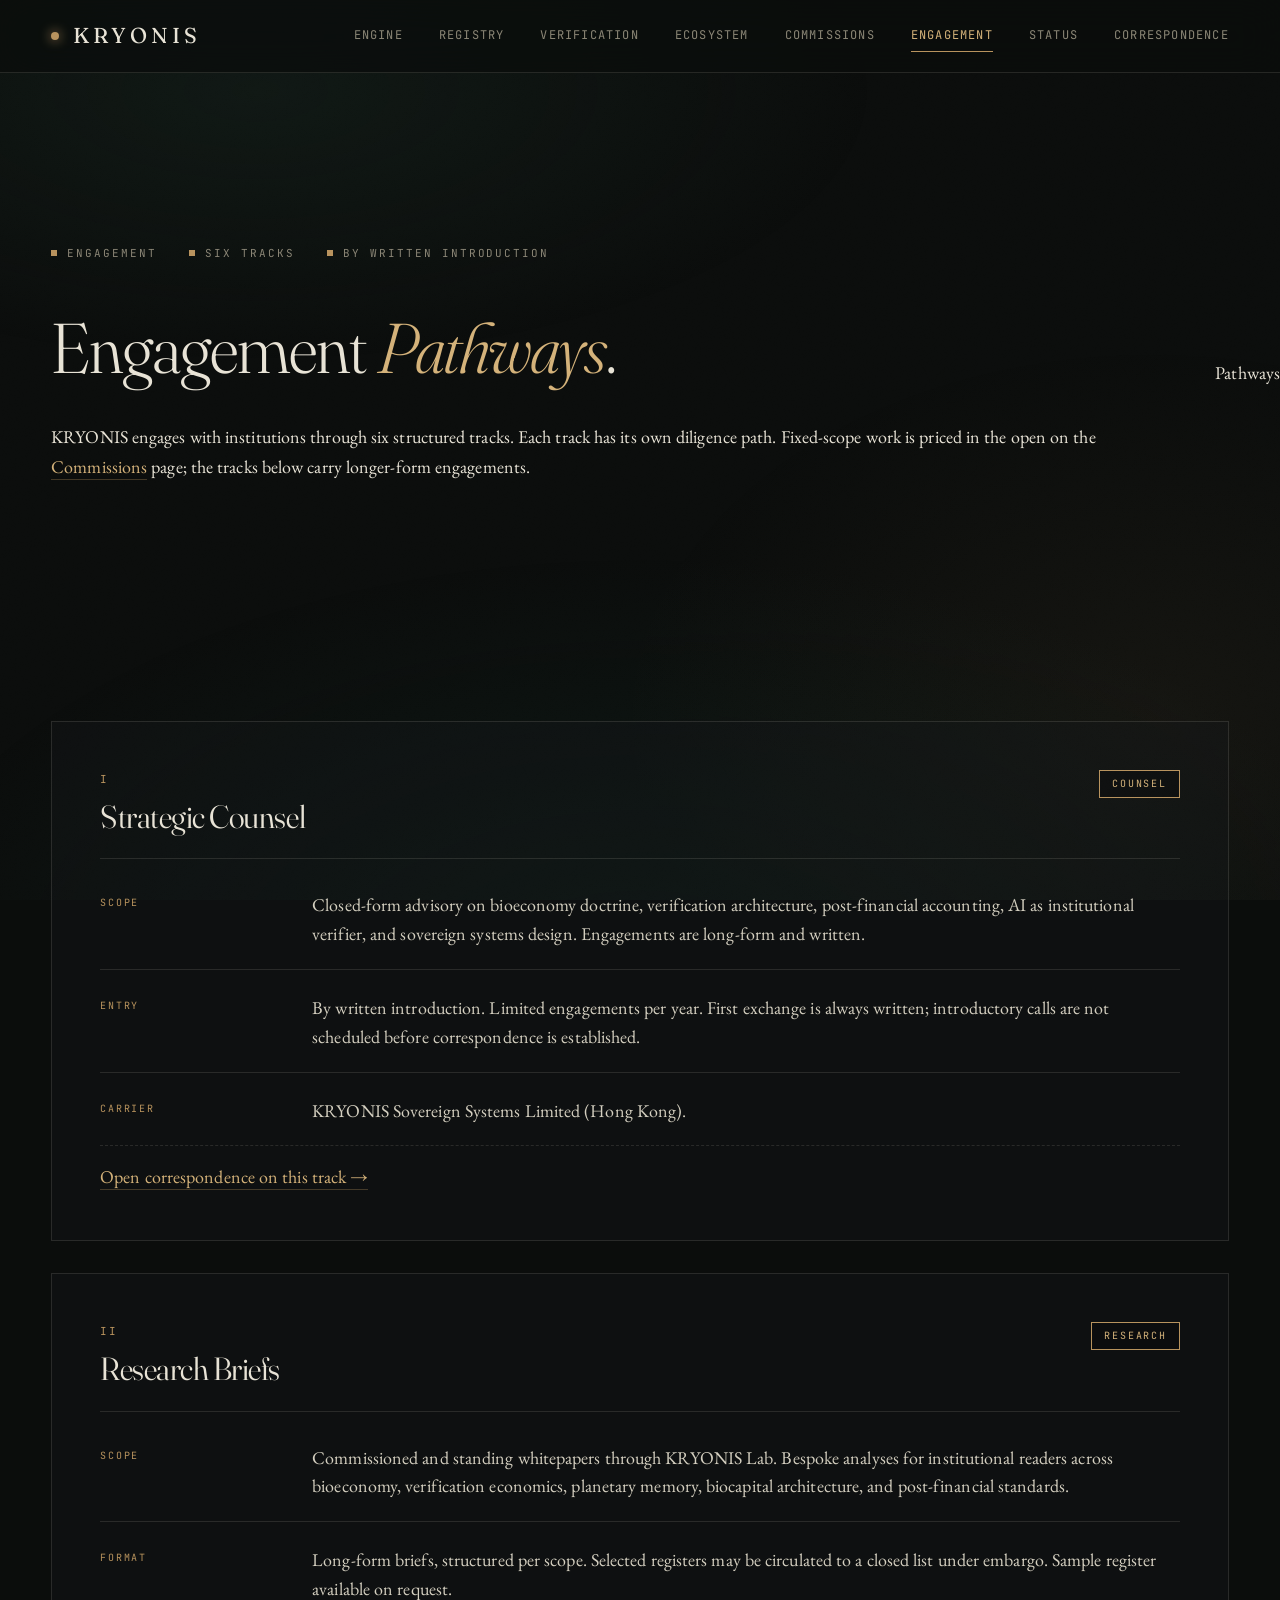
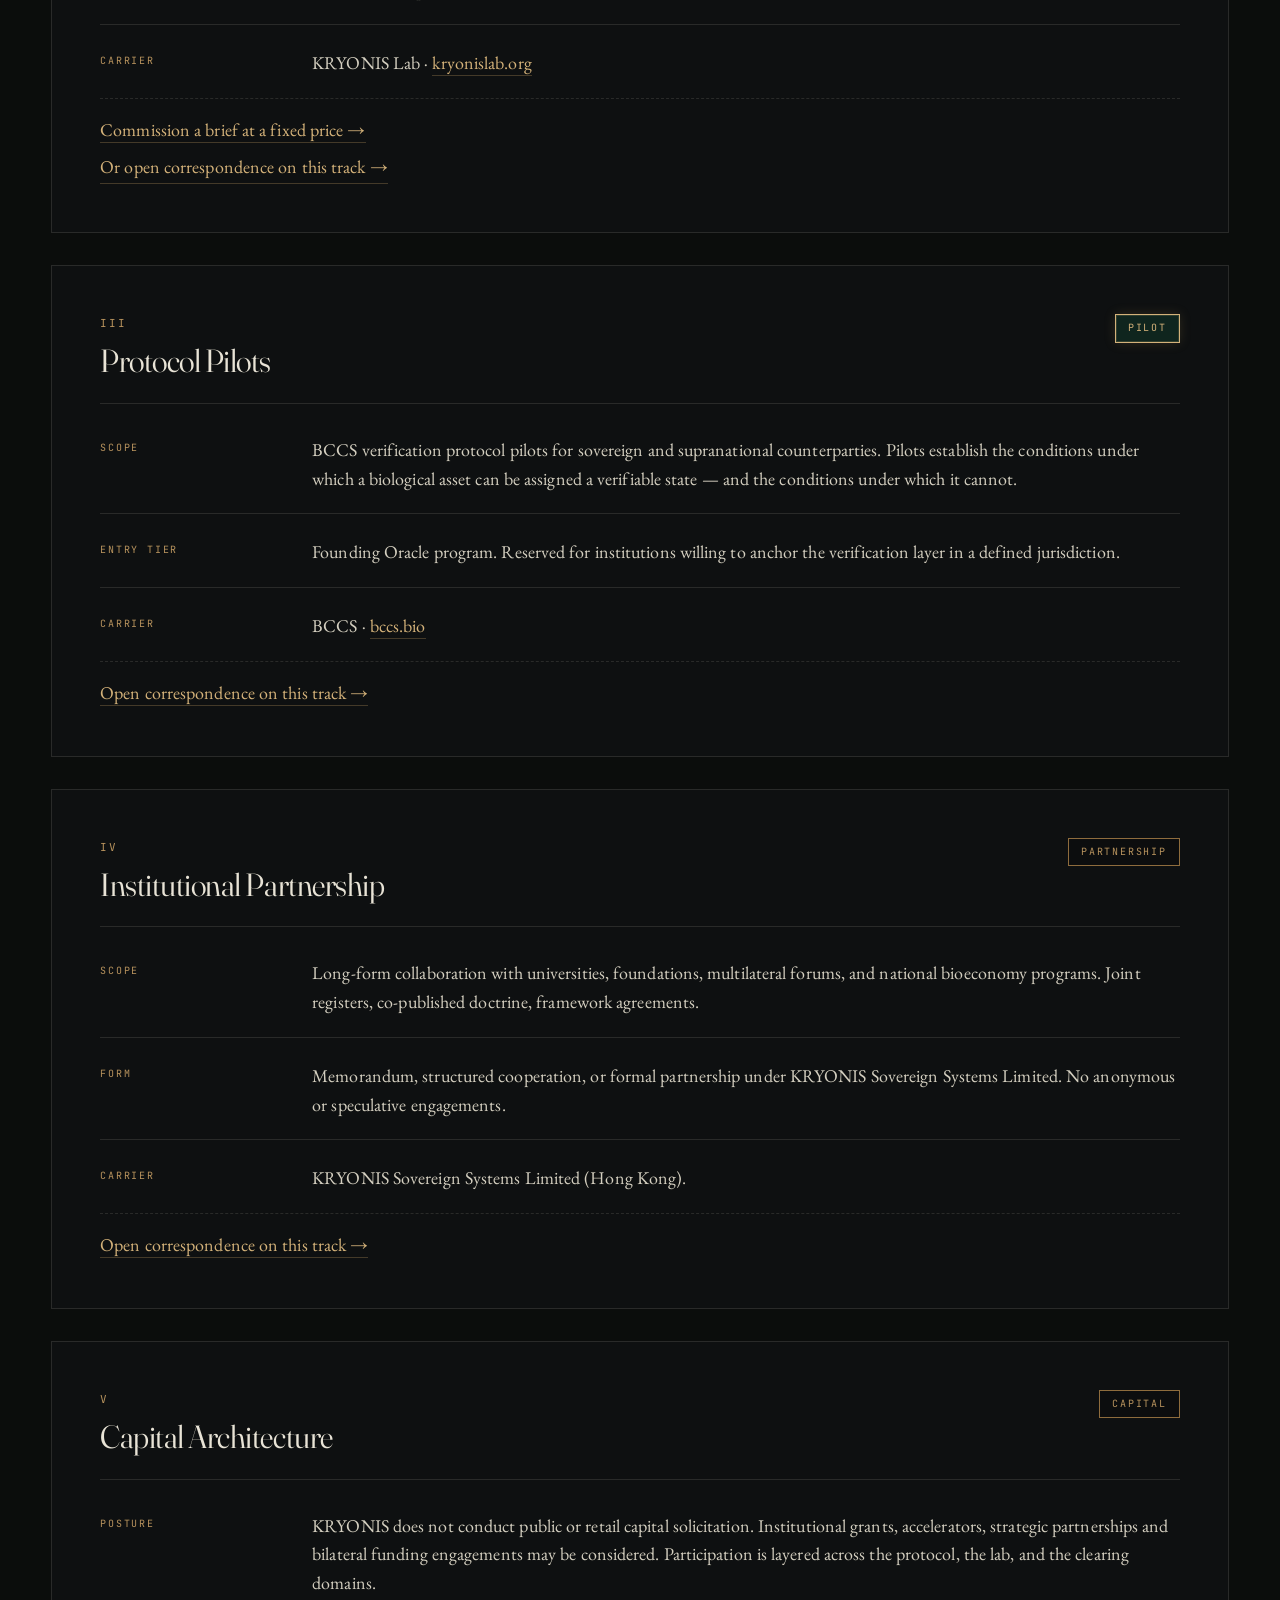
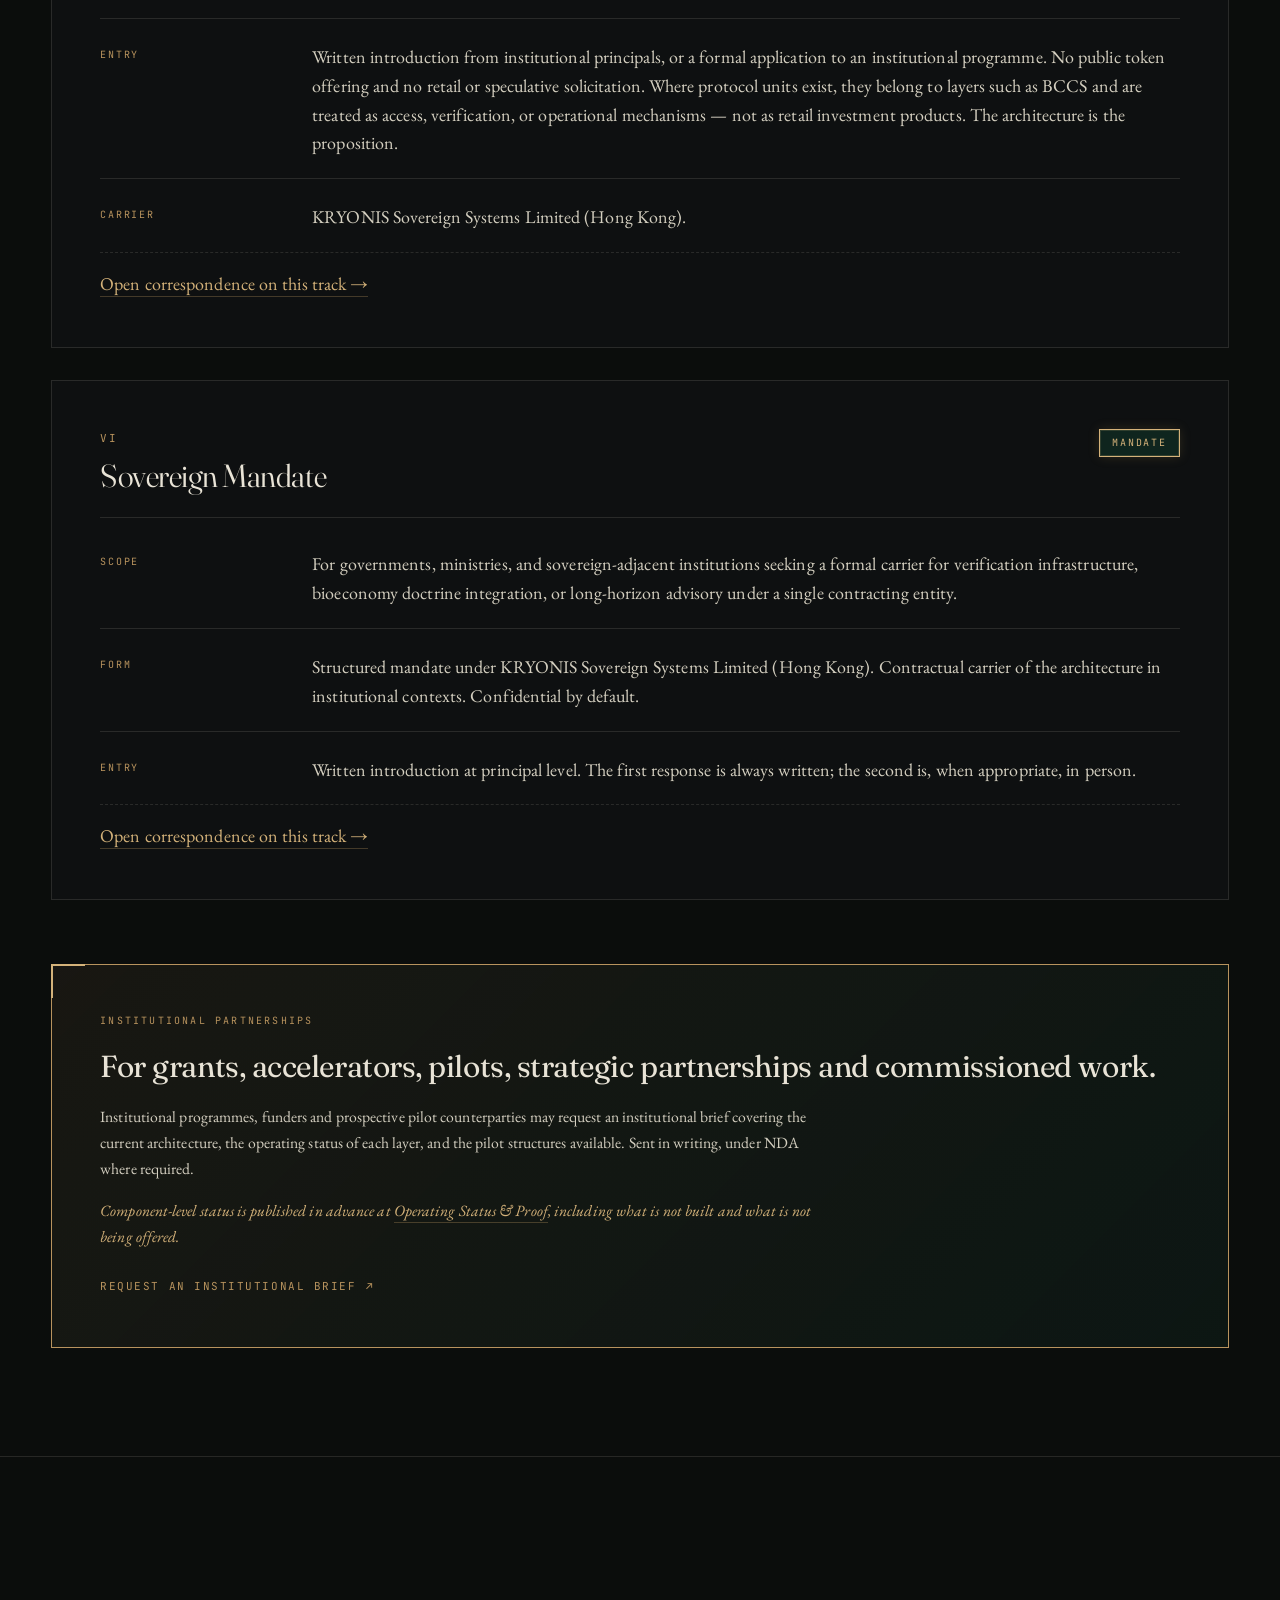
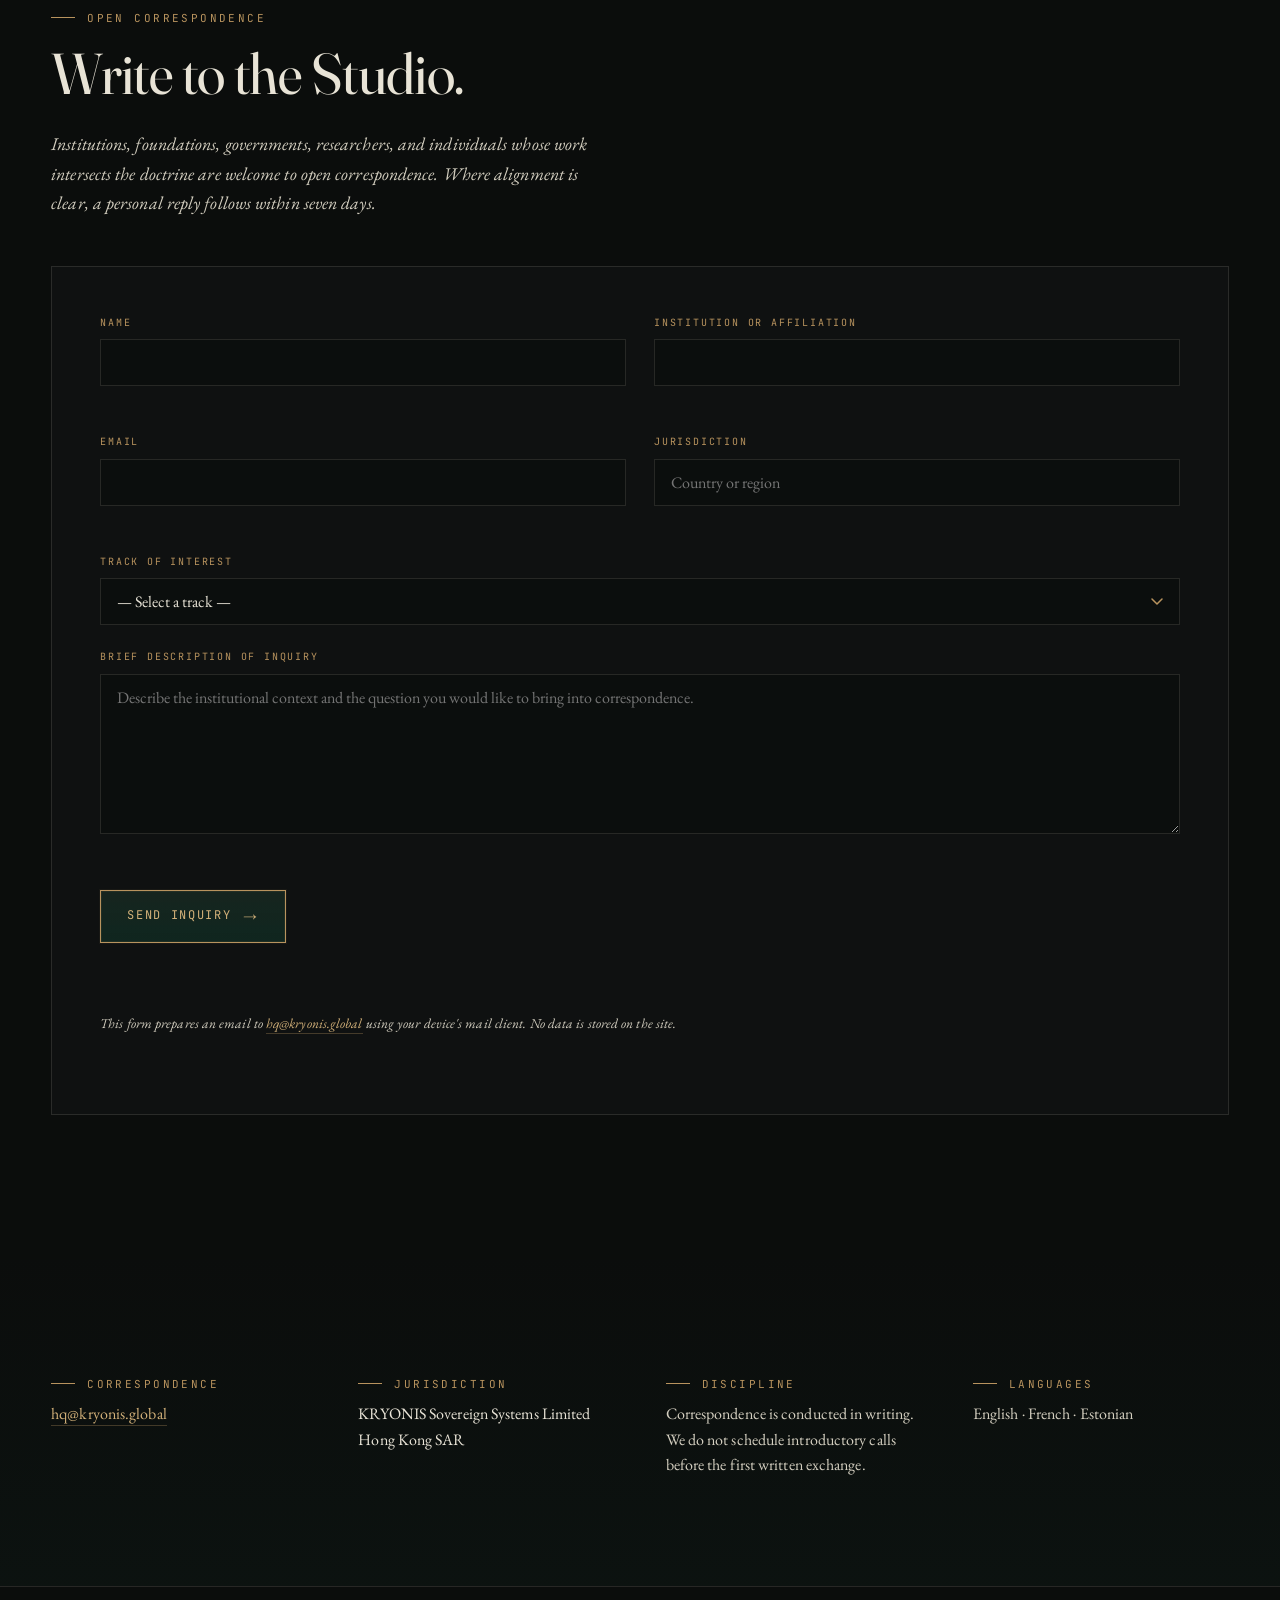
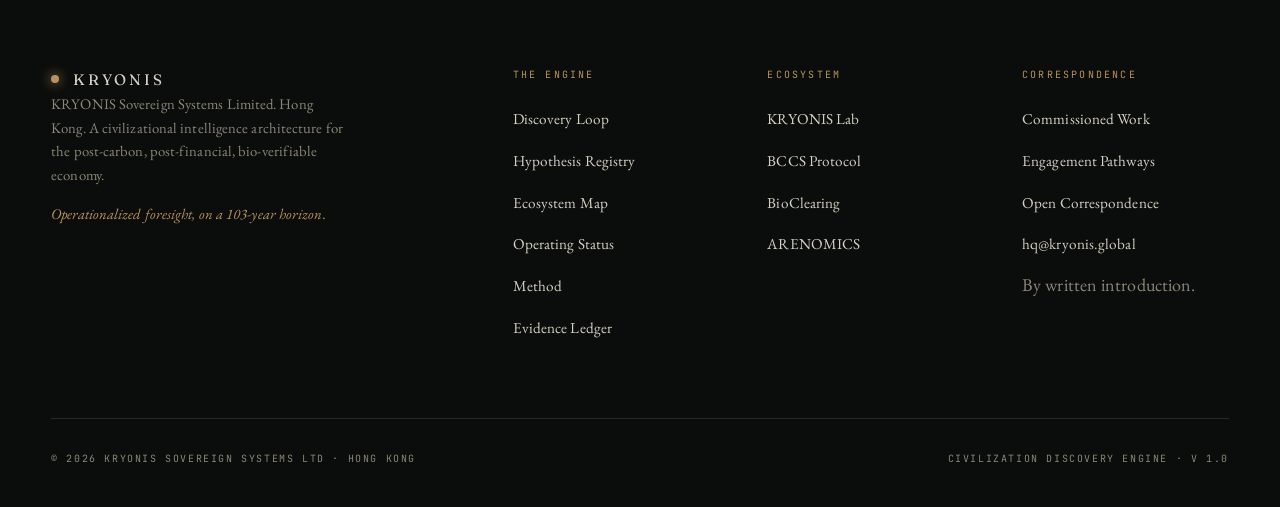
<file: engagement.html>
<!DOCTYPE html>
<html lang="en">
<head>
  <meta charset="UTF-8" />
  <meta name="viewport" content="width=device-width, initial-scale=1.0" />
  <title>Engagement — KRYONIS</title>
  <meta name="description" content="KRYONIS engages with institutions through six structured tracks: strategic counsel, research briefs, protocol pilots, institutional partnership, capital architecture, and sovereign mandate. All tracks are entered through written correspondence." />
  <meta name="author" content="KRYONIS Sovereign Systems Limited" />
  <meta name="keywords" content="KRYONIS, engagement, strategic counsel, institutional partnership, protocol pilots, bioeconomy, verification, sovereign systems, Hong Kong" />
  <meta name="theme-color" content="#0B0D0C" />
  <meta name="robots" content="index, follow, max-image-preview:large" />
  <link rel="canonical" href="https://kryonis.global/engagement.html" />

  <!-- Open Graph -->
  <meta property="og:title" content="Engagement — KRYONIS" />
  <meta property="og:description" content="KRYONIS engages with institutions through six structured tracks. All tracks are entered through written correspondence." />
  <meta property="og:type" content="website" />
  <meta property="og:url" content="https://kryonis.global/engagement.html" />
  <meta property="og:site_name" content="KRYONIS" />
  <meta property="og:locale" content="en_GB" />
  <meta property="og:image" content="https://kryonis.global/assets/og/og-engagement.jpeg" />
  <meta property="og:image:width" content="1200" />
  <meta property="og:image:height" content="630" />
  <meta property="og:image:alt" content="KRYONIS — Engagement Pathways" />
  <meta property="og:image:type" content="image/jpeg" />

  <!-- Twitter -->
  <meta name="twitter:card" content="summary_large_image" />
  <meta name="twitter:title" content="Engagement — KRYONIS" />
  <meta name="twitter:description" content="KRYONIS engages with institutions through six structured tracks. All tracks are entered through written correspondence." />
  <meta name="twitter:image" content="https://kryonis.global/assets/og/og-engagement.jpeg" />

  <!-- Icons -->
  <link rel="icon" type="image/svg+xml" href="/assets/icons/favicon.svg" />
  <link rel="icon" type="image/png" sizes="32x32" href="/assets/icons/favicon-32.png" />
  <link rel="icon" type="image/png" sizes="16x16" href="/assets/icons/favicon-16.png" />
  <link rel="apple-touch-icon" sizes="180x180" href="/assets/icons/apple-touch-icon.png" />

  <!-- Fonts -->
  <link rel="preconnect" href="https://fonts.googleapis.com" />
  <link rel="preconnect" href="https://fonts.gstatic.com" crossorigin />
  <link rel="stylesheet" href="/styles.css" />
</head>
<body>

  <nav class="nav">
    <div class="nav-inner">
      <a href="/" class="nav-mark">KRYONIS</a>
      <button class="nav-toggle" aria-label="Menu" aria-expanded="false" aria-controls="primary-nav">
        <svg viewBox="0 0 24 24" fill="none" stroke="currentColor" stroke-width="1.5">
          <path d="M4 6h16M4 12h16M4 18h16" />
        </svg>
      </button>
      <div class="nav-links" id="primary-nav">
        <a href="/engine.html">Engine</a>
        <a href="/registry.html">Registry</a>
        <a href="/verification.html">Verification</a>
        <a href="/ecosystem.html">Ecosystem</a>
        <a href="/commissions.html">Commissions</a>
        <a href="/engagement.html" class="active">Engagement</a>
        <a href="/status.html">Status</a>
        <a href="/correspondence.html">Correspondence</a>
      </div>
    </div>
  </nav>

  <!-- HERO -->
  <header class="hero hero-sub">
    <div class="wrap">
      <div class="hero-meta">
        <span>Engagement</span>
        <span>Six Tracks</span>
        <span>By Written Introduction</span>
      </div>
      <h1>Engagement <em>Pathways</em>.</h1>
      <p class="hero-lede">
        KRYONIS engages with institutions through six structured tracks.
        Each track has its own diligence path. Fixed-scope work is priced in
        the open on the <a href="/commissions.html" class="link-inline">Commissions</a>
        page; the tracks below carry longer-form engagements.
      </p>
    </div>
    <div class="hero-marker"><span class="line"></span><span>Pathways</span></div>
  </header>

  <!-- TRACKS -->
  <section>
    <div class="wrap">

      <article class="hyp-detail reveal">
        <div class="hyp-detail-head">
          <div>
            <div class="hyp-detail-id">I</div>
            <h2 style="margin-top: 12px;">Strategic Counsel</h2>
          </div>
          <span class="status" data-level="4">Counsel</span>
        </div>
        <div class="hyp-detail-rows">
          <div class="hyp-detail-row">
            <div class="hyp-detail-row-label">Scope</div>
            <p>Closed-form advisory on bioeconomy doctrine, verification architecture, post-financial accounting, AI as institutional verifier, and sovereign systems design. Engagements are long-form and written.</p>
          </div>
          <div class="hyp-detail-row">
            <div class="hyp-detail-row-label">Entry</div>
            <p>By written introduction. Limited engagements per year. First exchange is always written; introductory calls are not scheduled before correspondence is established.</p>
          </div>
          <div class="hyp-detail-row">
            <div class="hyp-detail-row-label">Carrier</div>
            <p>KRYONIS Sovereign Systems Limited (Hong Kong).</p>
          </div>
        </div>
        <div class="hyp-cta">
          <a href="/correspondence.html?track=counsel" class="link-inline">Open correspondence on this track →</a>
        </div>
      </article>

      <article class="hyp-detail reveal">
        <div class="hyp-detail-head">
          <div>
            <div class="hyp-detail-id">II</div>
            <h2 style="margin-top: 12px;">Research Briefs</h2>
          </div>
          <span class="status" data-level="4">Research</span>
        </div>
        <div class="hyp-detail-rows">
          <div class="hyp-detail-row">
            <div class="hyp-detail-row-label">Scope</div>
            <p>Commissioned and standing whitepapers through KRYONIS Lab. Bespoke analyses for institutional readers across bioeconomy, verification economics, planetary memory, biocapital architecture, and post-financial standards.</p>
          </div>
          <div class="hyp-detail-row">
            <div class="hyp-detail-row-label">Format</div>
            <p>Long-form briefs, structured per scope. Selected registers may be circulated to a closed list under embargo. Sample register available on request.</p>
          </div>
          <div class="hyp-detail-row">
            <div class="hyp-detail-row-label">Carrier</div>
            <p>KRYONIS Lab · <a href="https://kryonislab.org" target="_blank" rel="noopener" class="link-inline">kryonislab.org</a></p>
          </div>
        </div>
        <div class="hyp-cta">
          <a href="/commissions.html" class="link-inline">Commission a brief at a fixed price →</a><br />
          <a href="/correspondence.html?track=research" class="link-inline" style="display:inline-block;margin-top:8px;">Or open correspondence on this track →</a>
        </div>
      </article>

      <article class="hyp-detail reveal">
        <div class="hyp-detail-head">
          <div>
            <div class="hyp-detail-id">III</div>
            <h2 style="margin-top: 12px;">Protocol Pilots</h2>
          </div>
          <span class="status" data-level="5">Pilot</span>
        </div>
        <div class="hyp-detail-rows">
          <div class="hyp-detail-row">
            <div class="hyp-detail-row-label">Scope</div>
            <p>BCCS verification protocol pilots for sovereign and supranational counterparties. Pilots establish the conditions under which a biological asset can be assigned a verifiable state — and the conditions under which it cannot.</p>
          </div>
          <div class="hyp-detail-row">
            <div class="hyp-detail-row-label">Entry tier</div>
            <p>Founding Oracle program. Reserved for institutions willing to anchor the verification layer in a defined jurisdiction.</p>
          </div>
          <div class="hyp-detail-row">
            <div class="hyp-detail-row-label">Carrier</div>
            <p>BCCS · <a href="https://bccs.bio" target="_blank" rel="noopener" class="link-inline">bccs.bio</a></p>
          </div>
        </div>
        <div class="hyp-cta">
          <a href="/correspondence.html?track=protocol" class="link-inline">Open correspondence on this track →</a>
        </div>
      </article>

      <article class="hyp-detail reveal">
        <div class="hyp-detail-head">
          <div>
            <div class="hyp-detail-id">IV</div>
            <h2 style="margin-top: 12px;">Institutional Partnership</h2>
          </div>
          <span class="status" data-level="3">Partnership</span>
        </div>
        <div class="hyp-detail-rows">
          <div class="hyp-detail-row">
            <div class="hyp-detail-row-label">Scope</div>
            <p>Long-form collaboration with universities, foundations, multilateral forums, and national bioeconomy programs. Joint registers, co-published doctrine, framework agreements.</p>
          </div>
          <div class="hyp-detail-row">
            <div class="hyp-detail-row-label">Form</div>
            <p>Memorandum, structured cooperation, or formal partnership under KRYONIS Sovereign Systems Limited. No anonymous or speculative engagements.</p>
          </div>
          <div class="hyp-detail-row">
            <div class="hyp-detail-row-label">Carrier</div>
            <p>KRYONIS Sovereign Systems Limited (Hong Kong).</p>
          </div>
        </div>
        <div class="hyp-cta">
          <a href="/correspondence.html?track=partnership" class="link-inline">Open correspondence on this track →</a>
        </div>
      </article>

      <article class="hyp-detail reveal">
        <div class="hyp-detail-head">
          <div>
            <div class="hyp-detail-id">V</div>
            <h2 style="margin-top: 12px;">Capital Architecture</h2>
          </div>
          <span class="status" data-level="3">Capital</span>
        </div>
        <div class="hyp-detail-rows">
          <div class="hyp-detail-row">
            <div class="hyp-detail-row-label">Posture</div>
            <p>KRYONIS does not conduct public or retail capital solicitation. Institutional grants, accelerators, strategic partnerships and bilateral funding engagements may be considered. Participation is layered across the protocol, the lab, and the clearing domains.</p>
          </div>
          <div class="hyp-detail-row">
            <div class="hyp-detail-row-label">Entry</div>
            <p>Written introduction from institutional principals, or a formal application to an institutional programme. No public token offering and no retail or speculative solicitation. Where protocol units exist, they belong to layers such as BCCS and are treated as access, verification, or operational mechanisms — not as retail investment products. The architecture is the proposition.</p>
          </div>
          <div class="hyp-detail-row">
            <div class="hyp-detail-row-label">Carrier</div>
            <p>KRYONIS Sovereign Systems Limited (Hong Kong).</p>
          </div>
        </div>
        <div class="hyp-cta">
          <a href="/correspondence.html?track=capital" class="link-inline">Open correspondence on this track →</a>
        </div>
      </article>

      <article class="hyp-detail reveal">
        <div class="hyp-detail-head">
          <div>
            <div class="hyp-detail-id">VI</div>
            <h2 style="margin-top: 12px;">Sovereign Mandate</h2>
          </div>
          <span class="status" data-level="5">Mandate</span>
        </div>
        <div class="hyp-detail-rows">
          <div class="hyp-detail-row">
            <div class="hyp-detail-row-label">Scope</div>
            <p>For governments, ministries, and sovereign-adjacent institutions seeking a formal carrier for verification infrastructure, bioeconomy doctrine integration, or long-horizon advisory under a single contracting entity.</p>
          </div>
          <div class="hyp-detail-row">
            <div class="hyp-detail-row-label">Form</div>
            <p>Structured mandate under KRYONIS Sovereign Systems Limited (Hong Kong). Contractual carrier of the architecture in institutional contexts. Confidential by default.</p>
          </div>
          <div class="hyp-detail-row">
            <div class="hyp-detail-row-label">Entry</div>
            <p>Written introduction at principal level. The first response is always written; the second is, when appropriate, in person.</p>
          </div>
        </div>
        <div class="hyp-cta">
          <a href="/correspondence.html?track=mandate" class="link-inline">Open correspondence on this track →</a>
        </div>
      </article>

      <!-- INSTITUTIONAL PARTNERSHIPS ACCESS POINT -->
      <div class="proof-block reveal">
        <div class="eco-tag">Institutional Partnerships</div>
        <h3>For grants, accelerators, pilots, strategic partnerships and commissioned work.</h3>
        <p>
          Institutional programmes, funders and prospective pilot counterparties may request an institutional brief covering the current architecture, the operating status of each layer, and the pilot structures available. Sent in writing, under NDA where required.
        </p>
        <p class="proof-note">
          Component-level status is published in advance at <a href="/status.html" class="link-inline">Operating Status &amp; Proof</a>, including what is not built and what is not being offered.
        </p>
        <a href="/correspondence.html?track=partnership" class="eco-link">Request an institutional brief</a>
      </div>
    </div>
  </section>

  <!-- INSTITUTIONAL CONTACT FORM -->
  <section class="corr-form-section">
    <div class="wrap">
      <div class="eyebrow">Open Correspondence</div>
      <h2 class="section-title">Write to the Studio.</h2>
      <p class="section-lede">
        Institutions, foundations, governments, researchers, and individuals
        whose work intersects the doctrine are welcome to open correspondence.
        Where alignment is clear, a personal reply follows within seven days.
      </p>

      <form class="corr-form" id="engagementForm" data-kryonis-form="engagement" novalidate>
        <div class="form-grid">
          <div class="form-field">
            <label for="ef-name">Name</label>
            <input type="text" id="ef-name" name="name" required autocomplete="name" />
          </div>

          <div class="form-field">
            <label for="ef-institution">Institution or affiliation</label>
            <input type="text" id="ef-institution" name="institution" autocomplete="organization" />
          </div>

          <div class="form-field">
            <label for="ef-email">Email</label>
            <input type="email" id="ef-email" name="email" required autocomplete="email" />
          </div>

          <div class="form-field">
            <label for="ef-jurisdiction">Jurisdiction</label>
            <input type="text" id="ef-jurisdiction" name="jurisdiction" placeholder="Country or region" />
          </div>

          <div class="form-field form-field-full">
            <label for="ef-track">Track of interest</label>
            <select id="ef-track" name="track">
              <option value="">— Select a track —</option>
              <option value="counsel">I · Strategic Counsel</option>
              <option value="research">II · Research Briefs</option>
              <option value="protocol">III · Protocol Pilots</option>
              <option value="partnership">IV · Institutional Partnership</option>
              <option value="capital">V · Capital Architecture</option>
              <option value="mandate">VI · Sovereign Mandate</option>
              <option value="other">Other / Unspecified</option>
            </select>
          </div>

          <div class="form-field form-field-full">
            <label for="ef-message">Brief description of inquiry</label>
            <textarea id="ef-message" name="message" rows="6" required
              placeholder="Describe the institutional context and the question you would like to bring into correspondence."></textarea>
          </div>
        </div>

        <input type="text" name="website" tabindex="-1" autocomplete="off" aria-hidden="true" style="position:absolute;left:-9999px;" />
        <button type="submit" class="btn btn-primary btn-arrow">Send Inquiry</button>
        <p class="form-status" role="status" aria-live="polite"></p>

        <p class="form-note">
          This form prepares an email to <a href="mailto:hq@kryonis.global" class="link-inline">hq@kryonis.global</a>
          using your device's mail client. No data is stored on the site.
        </p>
      </form>
    </div>
  </section>

  <!-- INSTITUTIONAL META -->
  <section style="background: linear-gradient(180deg, transparent 0%, rgba(16, 42, 34, 0.18) 100%);">
    <div class="wrap">
      <div class="info-grid">
        <div>
          <div class="eyebrow">Correspondence</div>
          <p style="margin-top: 8px;"><a href="mailto:hq@kryonis.global" class="link-inline">hq@kryonis.global</a></p>
        </div>

        <div>
          <div class="eyebrow">Jurisdiction</div>
          <p style="margin-top: 8px;">KRYONIS Sovereign Systems Limited<br />Hong Kong SAR</p>
        </div>

        <div>
          <div class="eyebrow">Discipline</div>
          <p style="margin-top: 8px; color: var(--ivory-soft);">
            Correspondence is conducted in writing. We do not schedule
            introductory calls before the first written exchange.
          </p>
        </div>

        <div>
          <div class="eyebrow">Languages</div>
          <p style="margin-top: 8px; color: var(--ivory-soft);">English · French · Estonian</p>
        </div>
      </div>
    </div>
  </section>

  <!-- FOOTER -->
  <footer class="foot">
    <div class="wrap">
      <div class="foot-grid">
        <div>
          <a href="/" class="nav-mark">KRYONIS</a>
          <p class="foot-desc">
            KRYONIS Sovereign Systems Limited. Hong Kong.
            A civilizational intelligence architecture for the post-carbon,
            post-financial, bio-verifiable economy.
          </p>
          <p class="foot-desc" style="margin-top: 16px; font-style: italic; color: var(--gold);">
            Operationalized foresight, on a 103-year horizon.
          </p>
        </div>

        <div>
          <h5>The Engine</h5>
          <ul>
            <li><a href="/engine.html">Discovery Loop</a></li>
            <li><a href="/registry.html">Hypothesis Registry</a></li>
            <li><a href="/ecosystem.html">Ecosystem Map</a></li>
            <li><a href="/status.html">Operating Status</a></li>
            <li><a href="/#method">Method</a></li>
            <li><a href="https://thesyntheticeconomy.org/ledger.html" target="_blank" rel="noopener">Evidence Ledger</a></li>
          </ul>
        </div>

        <div>
          <h5>Ecosystem</h5>
          <ul>
            <li><a href="https://kryonislab.org" target="_blank" rel="noopener">KRYONIS Lab</a></li>
            <li><a href="https://bccs.bio" target="_blank" rel="noopener">BCCS Protocol</a></li>
            <li><a href="https://bioclearing.global" target="_blank" rel="noopener">BioClearing</a></li>
            <li><a href="https://arenomics.com" target="_blank" rel="noopener">ARENOMICS</a></li>
          </ul>
        </div>

        <div>
          <h5>Correspondence</h5>
          <ul>
            <li><a href="/commissions.html">Commissioned Work</a></li>
            <li><a href="/engagement.html">Engagement Pathways</a></li>
            <li><a href="/correspondence.html">Open Correspondence</a></li>
            <li><a href="mailto:hq@kryonis.global">hq@kryonis.global</a></li>
            <li><span style="color: var(--ivory-dim);">By written introduction.</span></li>
          </ul>
        </div>
      </div>

      <div class="foot-bottom">
        <div>© <span data-year>2026</span> KRYONIS Sovereign Systems Ltd · Hong Kong</div>
        <div>Civilization Discovery Engine · v 1.0</div>
      </div>
    </div>
  </footer>

  <script src="/script.js"></script>
  <script>

    // Prefill track from URL ?track=...
    (function () {
      const params = new URLSearchParams(window.location.search);
      const t = params.get('track');
      if (t) {
        const sel = document.getElementById('ef-track');
        if (sel) sel.value = t;
      }
    })();
  </script>
</body>
</html>
</file>
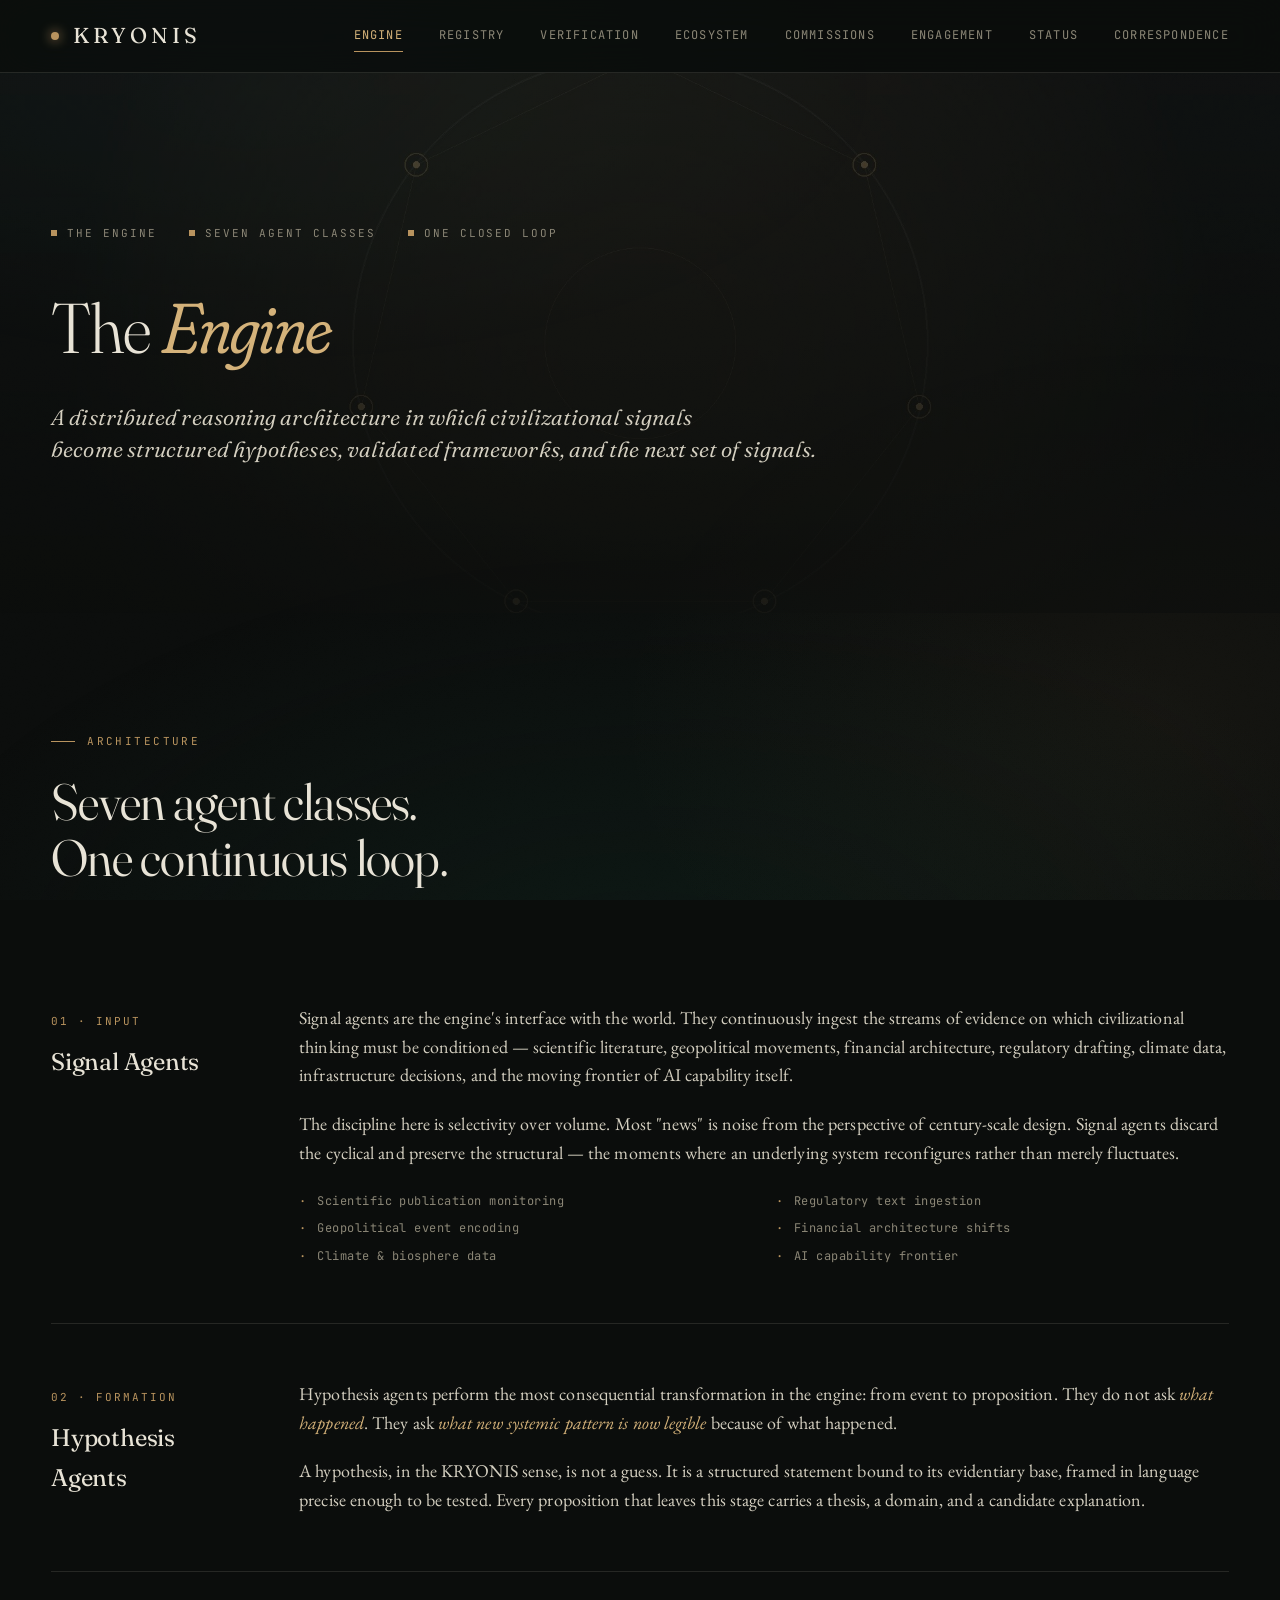
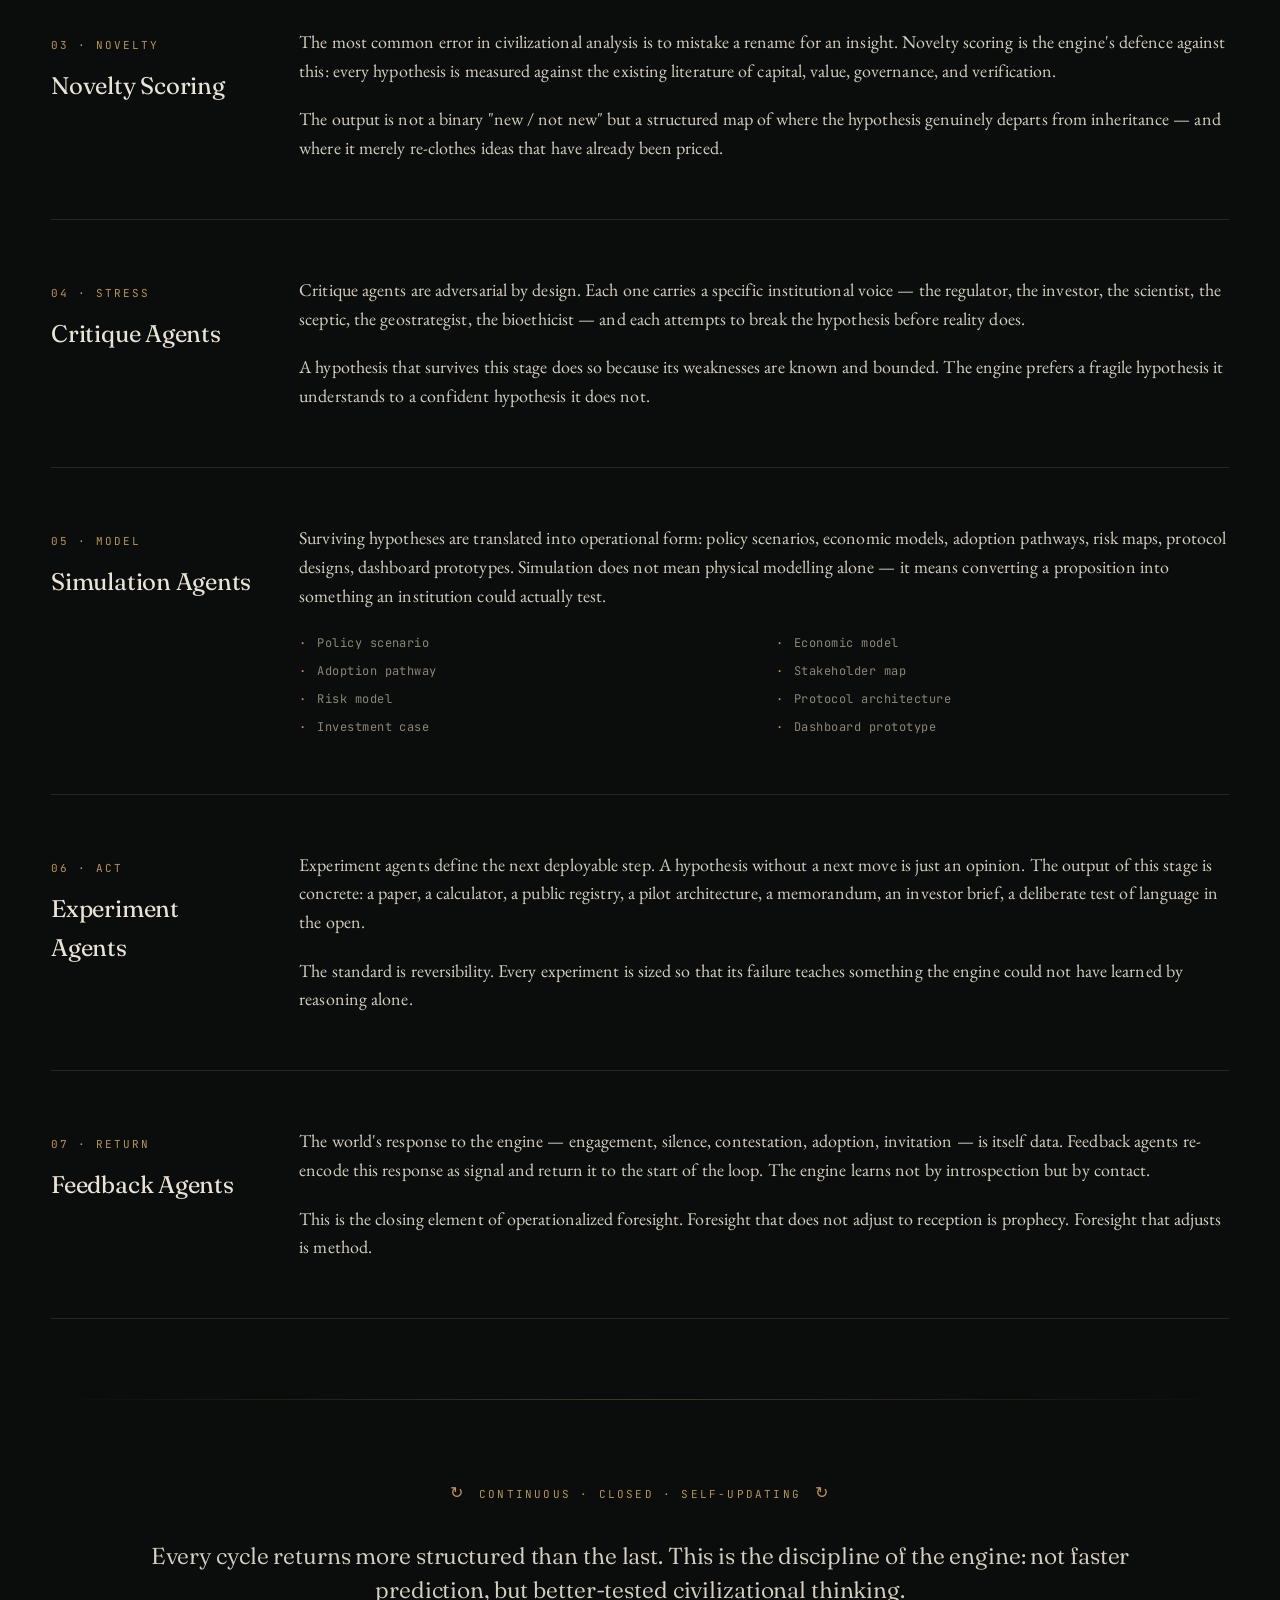
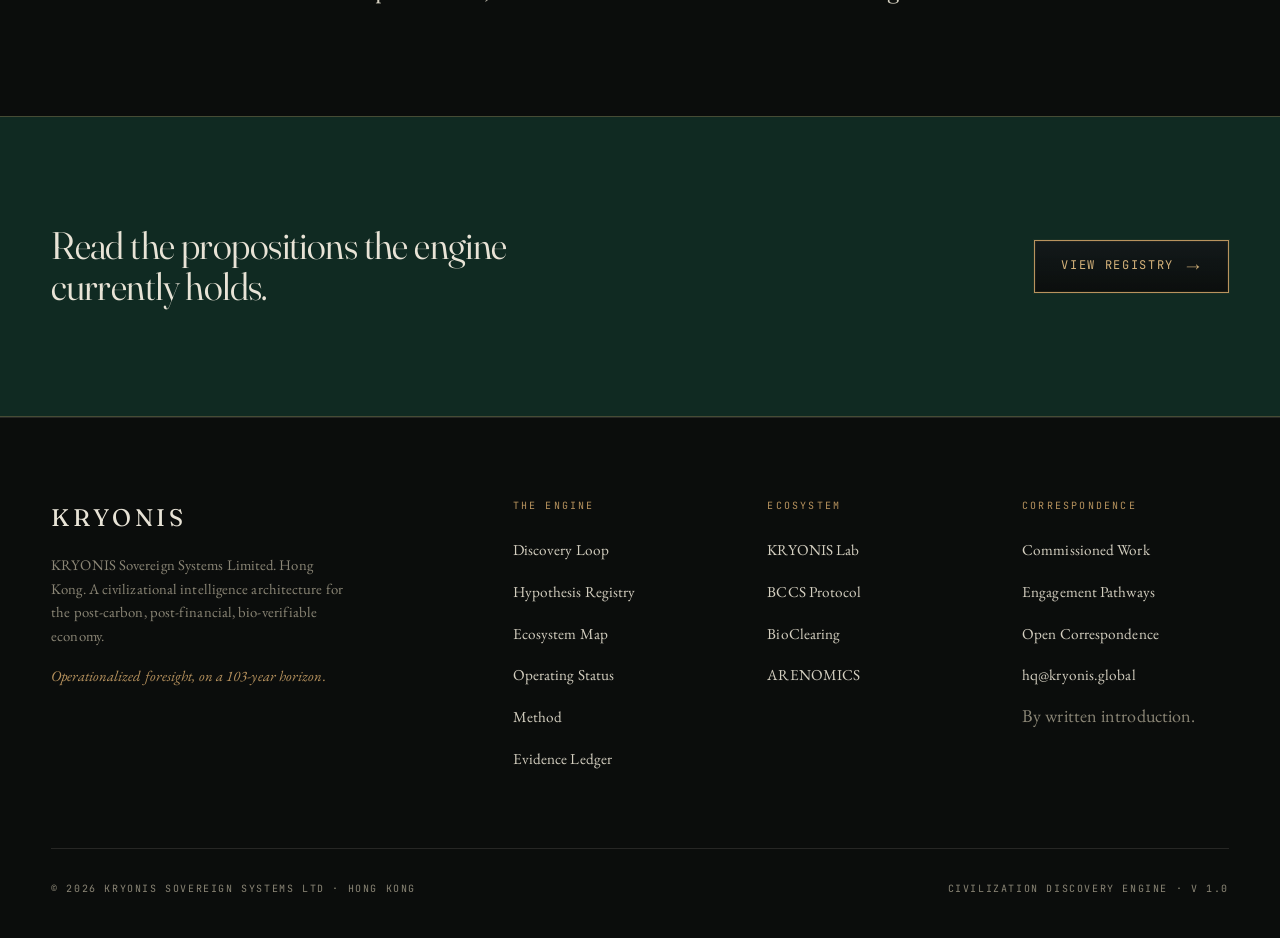
<file: engine.html>
<!DOCTYPE html>
<html lang="en">
<head>
  <meta charset="UTF-8" />
  <meta name="viewport" content="width=device-width, initial-scale=1.0" />
  <title>The Engine — KRYONIS</title>
  <meta name="description" content="The seven agent classes of the KRYONIS Civilization Discovery Engine: Signal, Hypothesis, Novelty, Critique, Simulation, Experiment, Feedback. One closed loop." />
  <meta name="author" content="KRYONIS Sovereign Systems Limited" />
  <meta name="keywords" content="KRYONIS, civilization discovery engine, operationalized foresight, bioeconomy, biocapital, verification, post-carbon economy, sovereign infrastructure, 2129 horizon" />
  <meta name="theme-color" content="#0B0D0C" />
  <meta name="robots" content="index, follow, max-image-preview:large" />
  <link rel="canonical" href="https://kryonis.global/engine.html" />

  <!-- Open Graph -->
  <meta property="og:title" content="The Engine — KRYONIS" />
  <meta property="og:description" content="The seven agent classes of the KRYONIS Civilization Discovery Engine: Signal, Hypothesis, Novelty, Critique, Simulation, Experiment, Feedback. One closed loop." />
  <meta property="og:type" content="website" />
  <meta property="og:url" content="https://kryonis.global/engine.html" />
  <meta property="og:site_name" content="KRYONIS" />
  <meta property="og:locale" content="en_GB" />
  <meta property="og:image" content="https://kryonis.global/assets/og/og-engine.jpg" />
  <meta property="og:image:width" content="1200" />
  <meta property="og:image:height" content="630" />
  <meta property="og:image:alt" content="KRYONIS — Civilization Discovery Engine" />
  <meta property="og:image:type" content="image/jpeg" />

  <!-- Twitter -->
  <meta name="twitter:card" content="summary_large_image" />
  <meta name="twitter:title" content="The Engine — KRYONIS" />
  <meta name="twitter:description" content="The seven agent classes of the KRYONIS Civilization Discovery Engine: Signal, Hypothesis, Novelty, Critique, Simulation, Experiment, Feedback. One closed loop." />
  <meta name="twitter:image" content="https://kryonis.global/assets/og/og-engine.jpg" />

  <!-- Icons -->
  <link rel="icon" type="image/svg+xml" href="/assets/icons/favicon.svg" />
  <link rel="icon" type="image/png" sizes="32x32" href="/assets/icons/favicon-32.png" />
  <link rel="icon" type="image/png" sizes="16x16" href="/assets/icons/favicon-16.png" />
  <link rel="apple-touch-icon" sizes="180x180" href="/assets/icons/apple-touch-icon.png" />

  <!-- Fonts -->
  <link rel="preconnect" href="https://fonts.googleapis.com" />
  <link rel="preconnect" href="https://fonts.gstatic.com" crossorigin />
  <link rel="stylesheet" href="/styles.css" />
</head>
<body>

  <nav class="nav">
    <div class="nav-inner">
      <a href="/" class="nav-mark">KRYONIS</a>
      <button class="nav-toggle" aria-label="Menu" aria-expanded="false" aria-controls="primary-nav">
        <svg viewBox="0 0 24 24" fill="none" stroke="currentColor" stroke-width="1.5">
          <path d="M4 6h16M4 12h16M4 18h16" />
        </svg>
      </button>
      <div class="nav-links" id="primary-nav">
        <a href="/engine.html" class="active">Engine</a>
        <a href="/registry.html">Registry</a>
        <a href="/verification.html">Verification</a>
        <a href="/ecosystem.html">Ecosystem</a>
        <a href="/commissions.html">Commissions</a>
        <a href="/engagement.html">Engagement</a>
        <a href="/status.html">Status</a>
        <a href="/correspondence.html">Correspondence</a>
      </div>
    </div>
  </nav>

  <header class="hero hero-sub">
    <div class="hero-bg" style="background-image: url('/assets/images/engine-cycle.jpg');"></div>
    <div class="hero-inner">
      <div class="hero-meta reveal">
        <span>The Engine</span>
        <span>Seven Agent Classes</span>
        <span>One Closed Loop</span>
      </div>
      <h1 class="reveal">The <span class="accent">Engine</span></h1>
      <p class="hero-tagline reveal">
        A distributed reasoning architecture in which civilizational signals<br />
        become structured hypotheses, validated frameworks, and the next set of signals.
      </p>
    </div>
  </header>

  <section>
    <div class="wrap">
      <div class="section-head">
        <div class="eyebrow reveal">Architecture</div>
        <h2 class="reveal reveal-delay-1">Seven agent classes.<br />One continuous loop.</h2>
      </div>

      <div class="agent-detail reveal">
        <div class="agent-detail-label">
          01 · INPUT
          <strong>Signal Agents</strong>
        </div>
        <div class="agent-detail-body">
          <p>Signal agents are the engine's interface with the world. They continuously ingest the streams of evidence on which civilizational thinking must be conditioned — scientific literature, geopolitical movements, financial architecture, regulatory drafting, climate data, infrastructure decisions, and the moving frontier of AI capability itself.</p>
          <p>The discipline here is selectivity over volume. Most "news" is noise from the perspective of century-scale design. Signal agents discard the cyclical and preserve the structural — the moments where an underlying system reconfigures rather than merely fluctuates.</p>
          <ul class="agent-list">
            <li>Scientific publication monitoring</li>
            <li>Regulatory text ingestion</li>
            <li>Geopolitical event encoding</li>
            <li>Financial architecture shifts</li>
            <li>Climate &amp; biosphere data</li>
            <li>AI capability frontier</li>
          </ul>
        </div>
      </div>

      <div class="agent-detail reveal">
        <div class="agent-detail-label">
          02 · FORMATION
          <strong>Hypothesis Agents</strong>
        </div>
        <div class="agent-detail-body">
          <p>Hypothesis agents perform the most consequential transformation in the engine: from event to proposition. They do not ask <em>what happened</em>. They ask <em>what new systemic pattern is now legible</em> because of what happened.</p>
          <p>A hypothesis, in the KRYONIS sense, is not a guess. It is a structured statement bound to its evidentiary base, framed in language precise enough to be tested. Every proposition that leaves this stage carries a thesis, a domain, and a candidate explanation.</p>
        </div>
      </div>

      <div class="agent-detail reveal">
        <div class="agent-detail-label">
          03 · NOVELTY
          <strong>Novelty Scoring</strong>
        </div>
        <div class="agent-detail-body">
          <p>The most common error in civilizational analysis is to mistake a rename for an insight. Novelty scoring is the engine's defence against this: every hypothesis is measured against the existing literature of capital, value, governance, and verification.</p>
          <p>The output is not a binary "new / not new" but a structured map of where the hypothesis genuinely departs from inheritance — and where it merely re-clothes ideas that have already been priced.</p>
        </div>
      </div>

      <div class="agent-detail reveal">
        <div class="agent-detail-label">
          04 · STRESS
          <strong>Critique Agents</strong>
        </div>
        <div class="agent-detail-body">
          <p>Critique agents are adversarial by design. Each one carries a specific institutional voice — the regulator, the investor, the scientist, the sceptic, the geostrategist, the bioethicist — and each attempts to break the hypothesis before reality does.</p>
          <p>A hypothesis that survives this stage does so because its weaknesses are known and bounded. The engine prefers a fragile hypothesis it understands to a confident hypothesis it does not.</p>
        </div>
      </div>

      <div class="agent-detail reveal">
        <div class="agent-detail-label">
          05 · MODEL
          <strong>Simulation Agents</strong>
        </div>
        <div class="agent-detail-body">
          <p>Surviving hypotheses are translated into operational form: policy scenarios, economic models, adoption pathways, risk maps, protocol designs, dashboard prototypes. Simulation does not mean physical modelling alone — it means converting a proposition into something an institution could actually test.</p>
          <ul class="agent-list">
            <li>Policy scenario</li>
            <li>Economic model</li>
            <li>Adoption pathway</li>
            <li>Stakeholder map</li>
            <li>Risk model</li>
            <li>Protocol architecture</li>
            <li>Investment case</li>
            <li>Dashboard prototype</li>
          </ul>
        </div>
      </div>

      <div class="agent-detail reveal">
        <div class="agent-detail-label">
          06 · ACT
          <strong>Experiment Agents</strong>
        </div>
        <div class="agent-detail-body">
          <p>Experiment agents define the next deployable step. A hypothesis without a next move is just an opinion. The output of this stage is concrete: a paper, a calculator, a public registry, a pilot architecture, a memorandum, an investor brief, a deliberate test of language in the open.</p>
          <p>The standard is reversibility. Every experiment is sized so that its failure teaches something the engine could not have learned by reasoning alone.</p>
        </div>
      </div>

      <div class="agent-detail reveal">
        <div class="agent-detail-label">
          07 · RETURN
          <strong>Feedback Agents</strong>
        </div>
        <div class="agent-detail-body">
          <p>The world's response to the engine — engagement, silence, contestation, adoption, invitation — is itself data. Feedback agents re-encode this response as signal and return it to the start of the loop. The engine learns not by introspection but by contact.</p>
          <p>This is the closing element of operationalized foresight. Foresight that does not adjust to reception is prophecy. Foresight that adjusts is method.</p>
        </div>
      </div>

      <div class="divider"></div>

      <div style="text-align: center;">
        <div class="cycle-loop reveal">Continuous · Closed · Self-Updating</div>
        <p class="lede reveal" style="margin: 32px auto 0; text-align: center;">
          Every cycle returns more structured than the last. This is the discipline of the engine: not faster prediction, but better-tested civilizational thinking.
        </p>
      </div>
    </div>
  </section>

  <section class="cta-strip">
    <div class="wrap">
      <h2 class="reveal">Read the propositions the engine currently holds.</h2>
      <a href="/registry.html" class="btn btn-primary btn-arrow reveal reveal-delay-1">View Registry</a>
    </div>
  </section>

  <footer class="foot">
    <div class="wrap">
      <div class="foot-grid">
        <div>
          <div class="foot-mark">KRYONIS</div>
          <p class="foot-desc">
            KRYONIS Sovereign Systems Limited. Hong Kong. A civilizational intelligence architecture for the post-carbon, post-financial, bio-verifiable economy.
          </p>
          <p class="foot-desc" style="margin-top: 16px; font-style: italic; color: var(--gold);">
            Operationalized foresight, on a 103-year horizon.
          </p>
        </div>

        <div>
          <h5>The Engine</h5>
          <ul>
            <li><a href="/engine.html">Discovery Loop</a></li>
            <li><a href="/registry.html">Hypothesis Registry</a></li>
            <li><a href="/ecosystem.html">Ecosystem Map</a></li>
            <li><a href="/status.html">Operating Status</a></li>
            <li><a href="/#method">Method</a></li>
            <li><a href="https://thesyntheticeconomy.org/ledger.html" target="_blank" rel="noopener">Evidence Ledger</a></li>
          </ul>
        </div>

        <div>
          <h5>Ecosystem</h5>
          <ul>
            <li><a href="https://kryonislab.org" target="_blank" rel="noopener">KRYONIS Lab</a></li>
            <li><a href="https://bccs.bio" target="_blank" rel="noopener">BCCS Protocol</a></li>
            <li><a href="https://bioclearing.global" target="_blank" rel="noopener">BioClearing</a></li>
            <li><a href="https://arenomics.com" target="_blank" rel="noopener">ARENOMICS</a></li>
          </ul>
        </div>

        <div>
          <h5>Correspondence</h5>
          <ul>
            <li><a href="/commissions.html">Commissioned Work</a></li>
            <li><a href="/engagement.html">Engagement Pathways</a></li>
            <li><a href="/correspondence.html">Open Correspondence</a></li>
            <li><a href="mailto:hq@kryonis.global">hq@kryonis.global</a></li>
            <li><span style="color: var(--ivory-dim);">By written introduction.</span></li>
          </ul>
        </div>
      </div>

      <div class="foot-bottom">
        <div>© <span data-year>2026</span> KRYONIS Sovereign Systems Ltd · Hong Kong</div>
        <div>Civilization Discovery Engine · v 1.0</div>
      </div>
    </div>
  </footer>

  <script src="/script.js"></script>
</body>
</html>
</file>
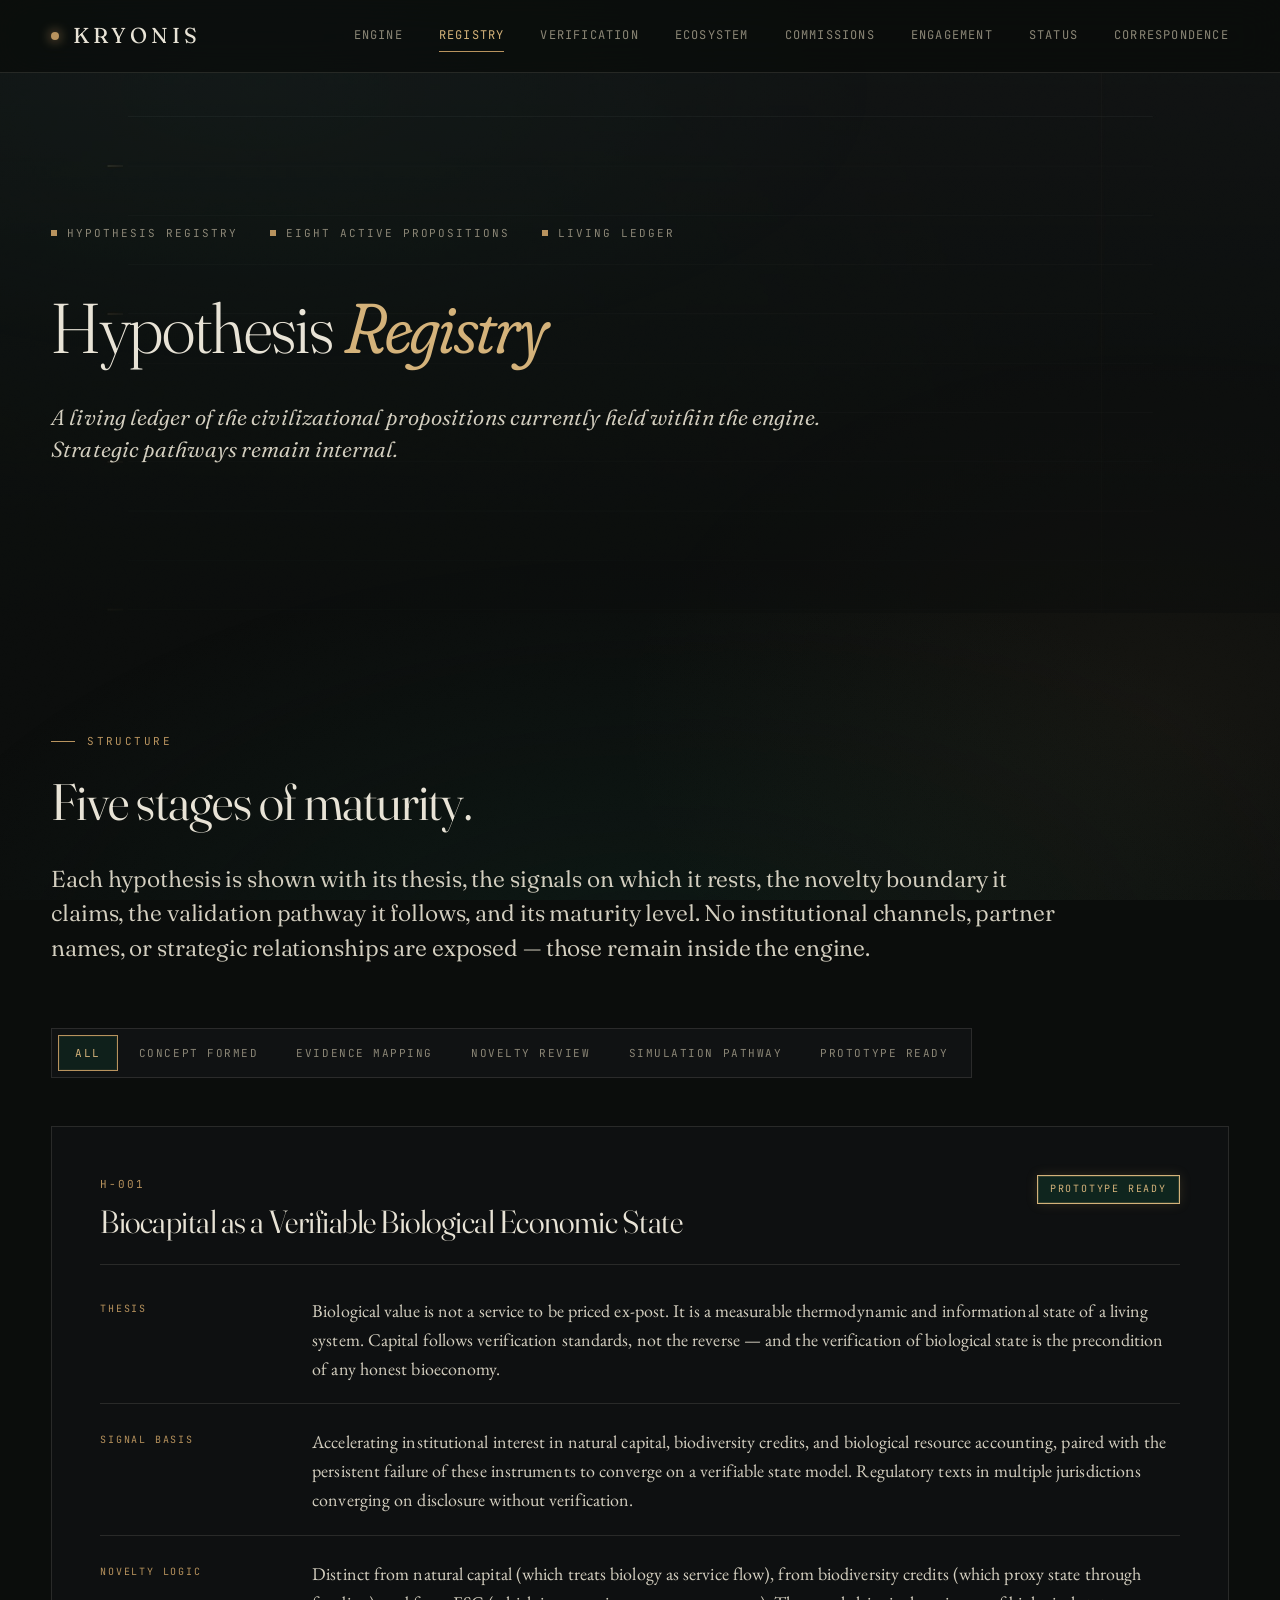
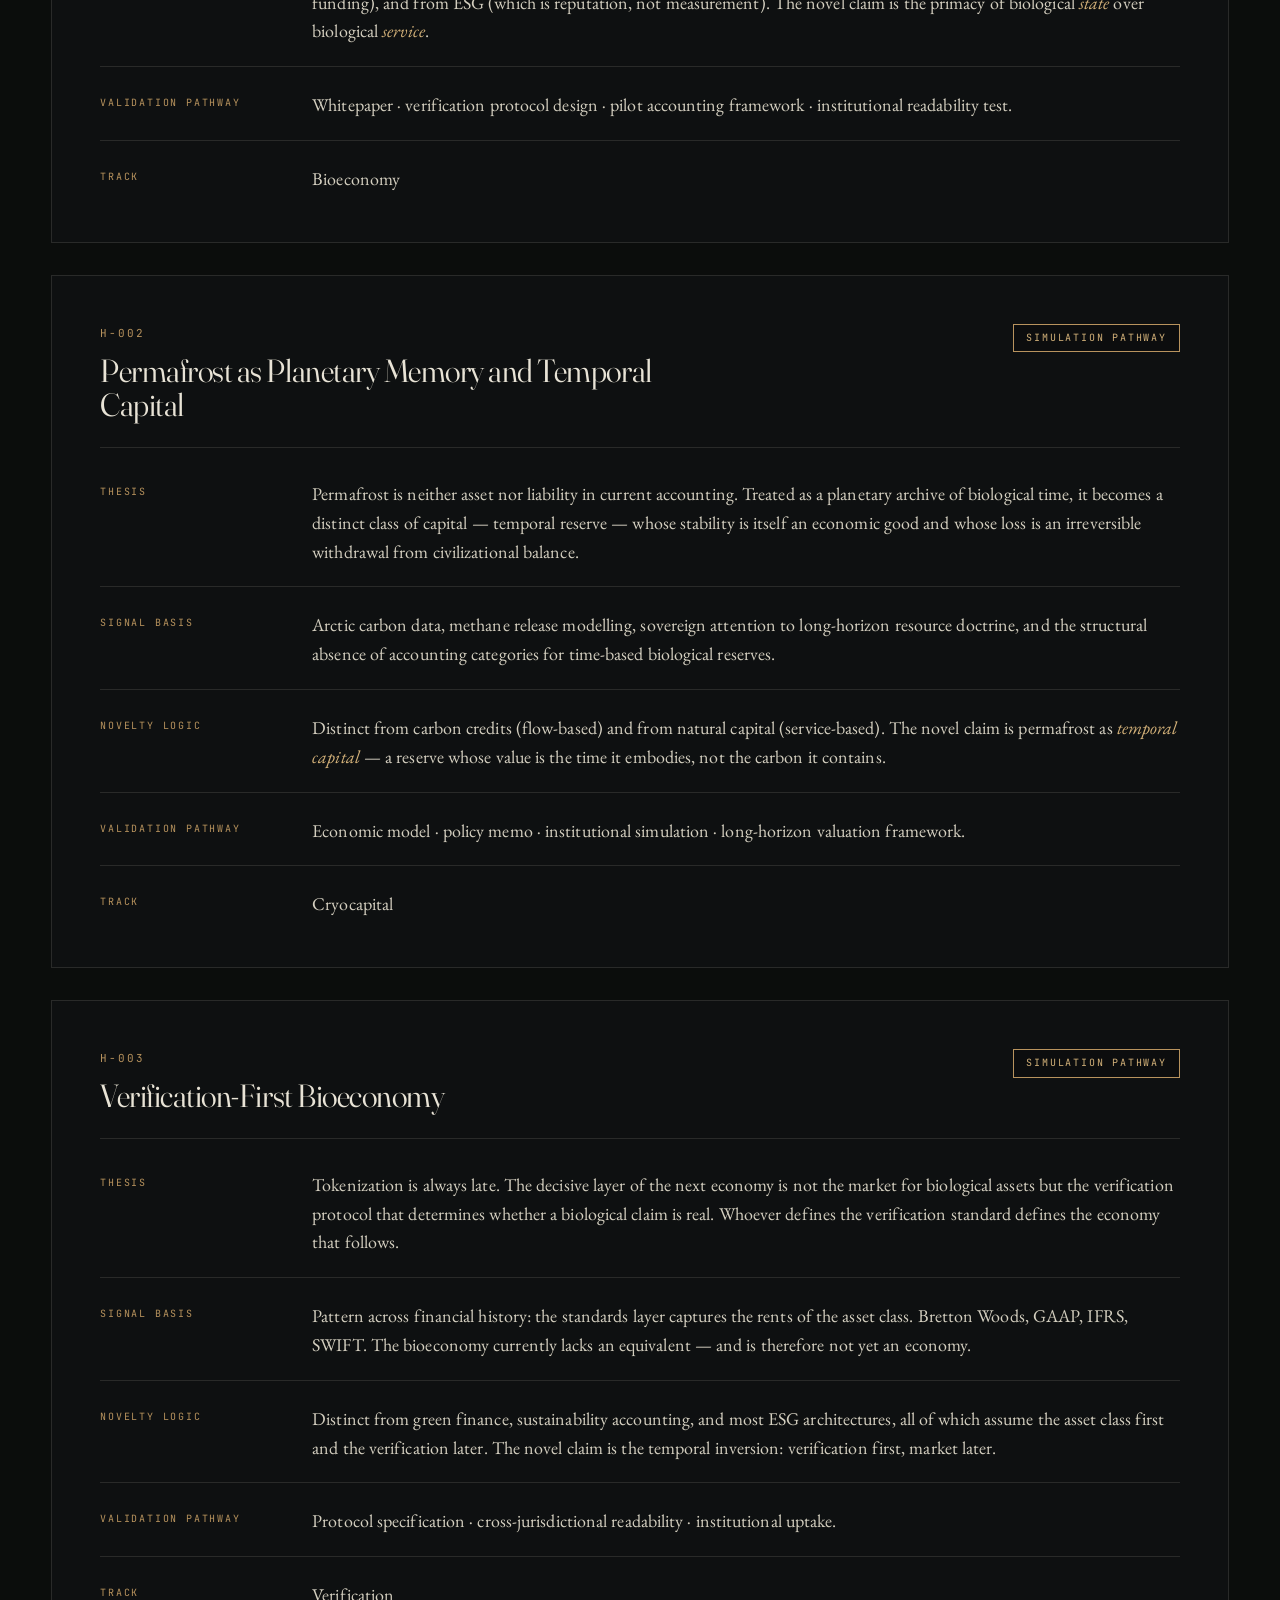
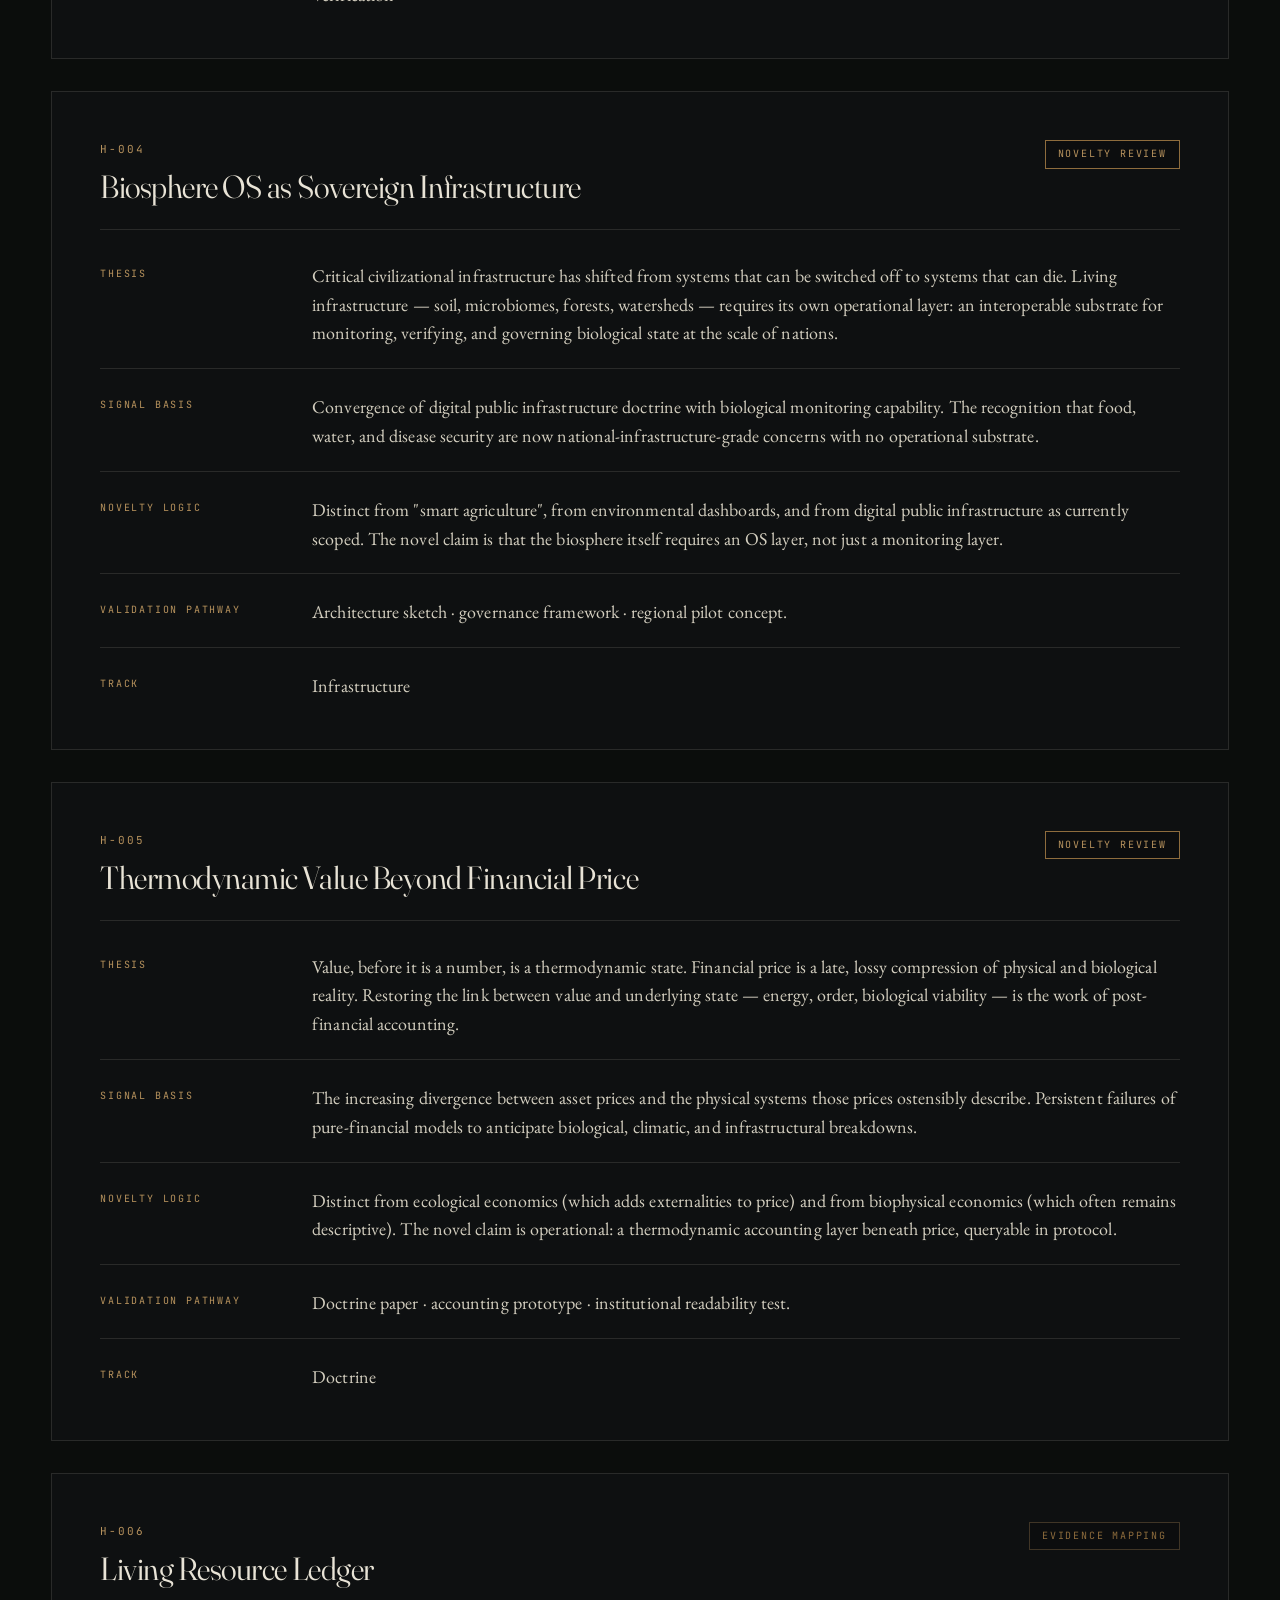
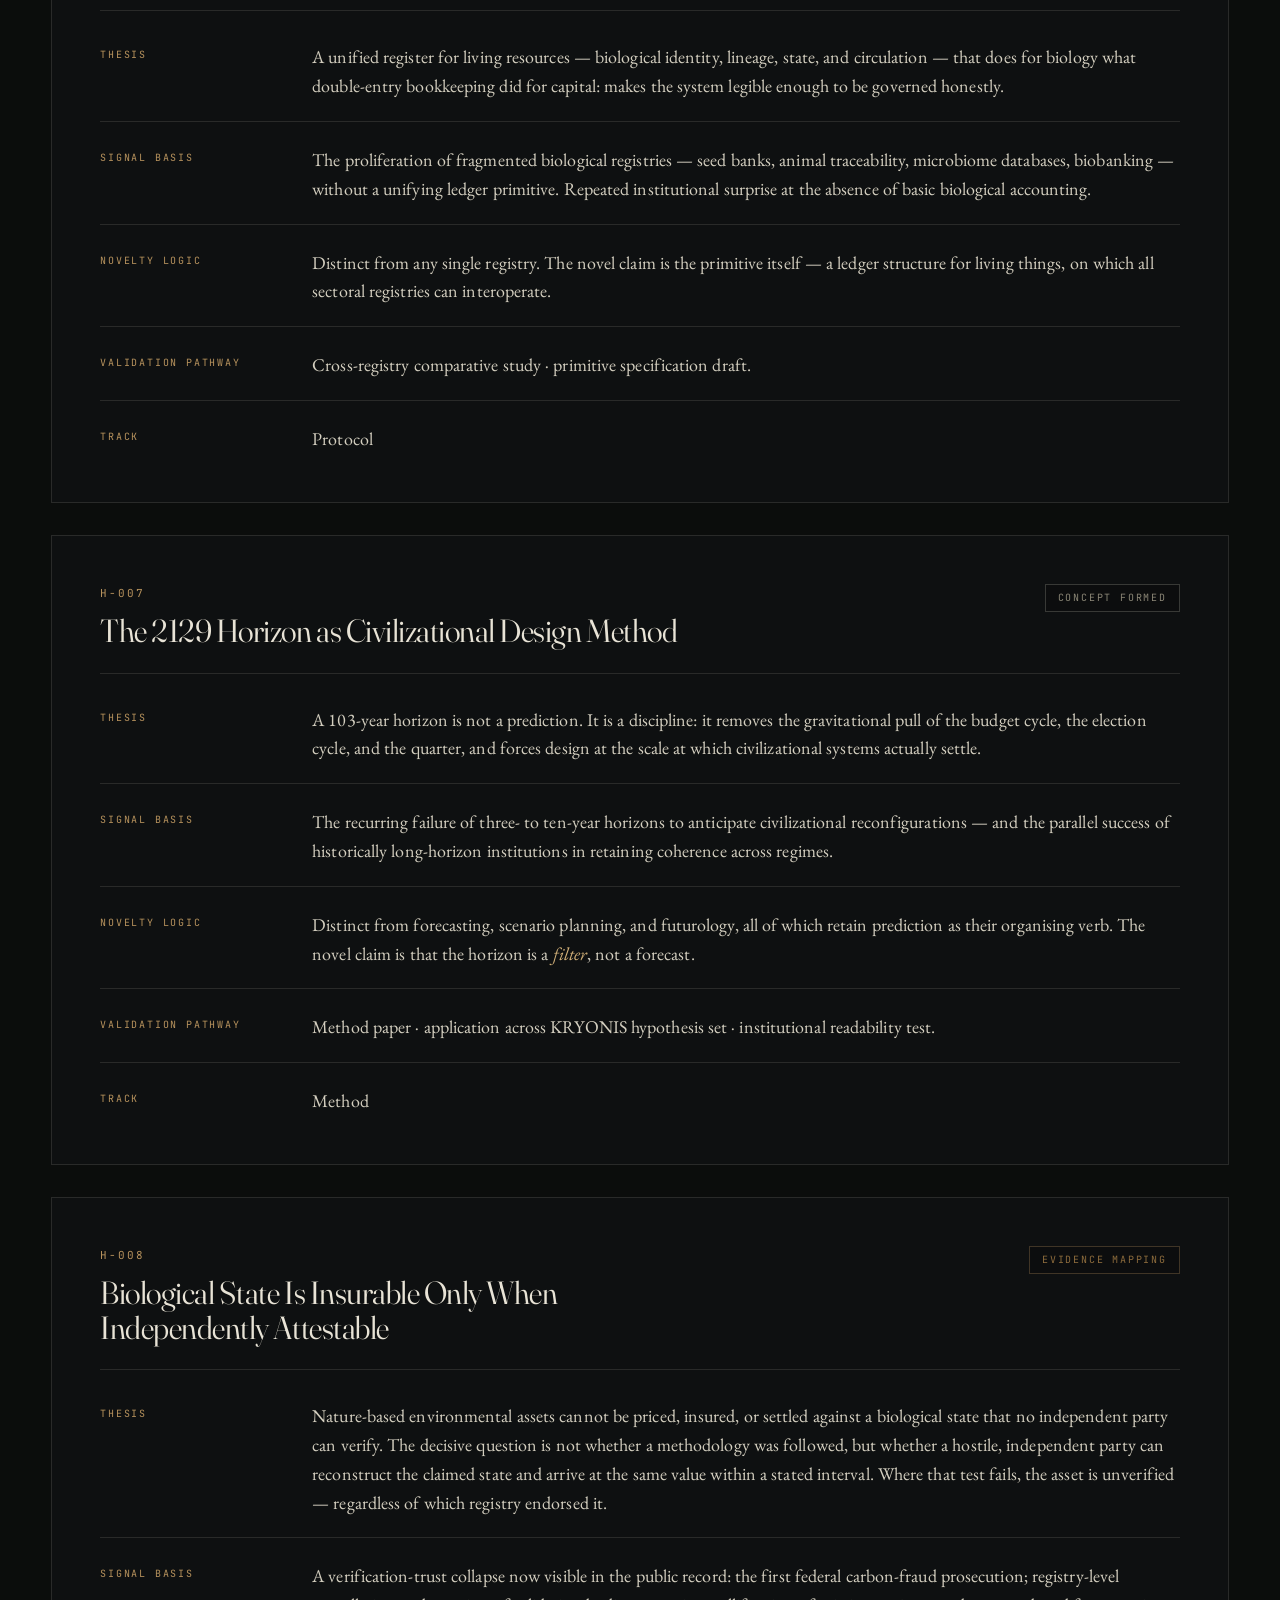
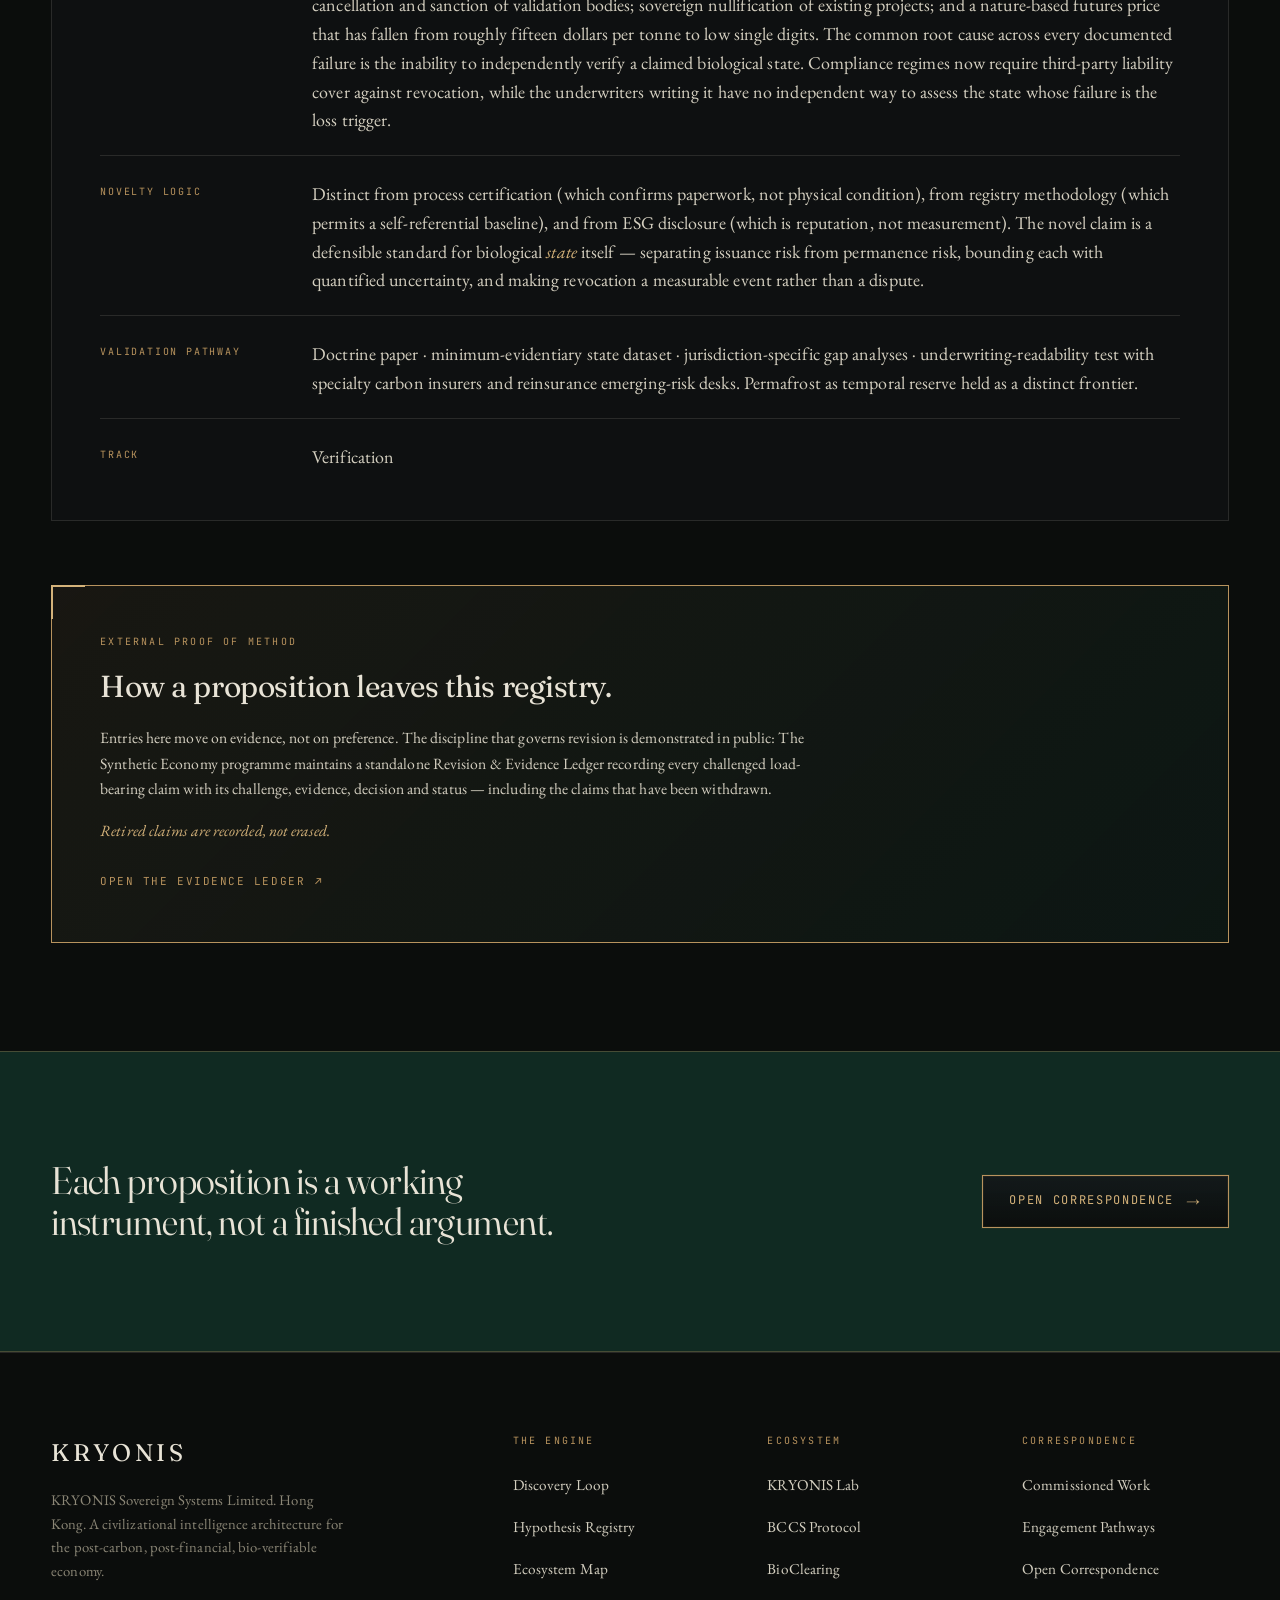
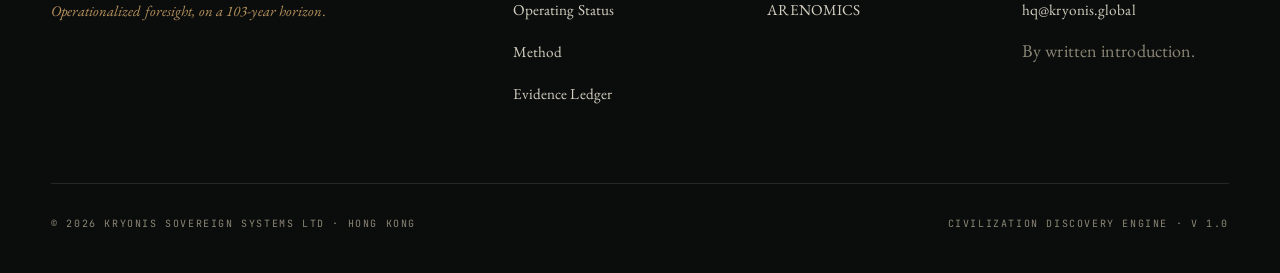
<file: registry.html>
<!DOCTYPE html>
<html lang="en">
<head>
  <meta charset="UTF-8" />
  <meta name="viewport" content="width=device-width, initial-scale=1.0" />
  <title>Hypothesis Registry — KRYONIS</title>
  <meta name="description" content="A living ledger of the civilizational propositions held within the KRYONIS engine. Seven active hypotheses across bioeconomy, verification, infrastructure, doctrine, and method." />
  <meta name="author" content="KRYONIS Sovereign Systems Limited" />
  <meta name="keywords" content="KRYONIS, civilization discovery engine, operationalized foresight, bioeconomy, biocapital, verification, post-carbon economy, sovereign infrastructure, 2129 horizon" />
  <meta name="theme-color" content="#0B0D0C" />
  <meta name="robots" content="index, follow, max-image-preview:large" />
  <link rel="canonical" href="https://kryonis.global/registry.html" />

  <!-- Open Graph -->
  <meta property="og:title" content="Hypothesis Registry — KRYONIS" />
  <meta property="og:description" content="A living ledger of the civilizational propositions held within the KRYONIS engine. Seven active hypotheses across bioeconomy, verification, infrastructure, doctrine, and method." />
  <meta property="og:type" content="website" />
  <meta property="og:url" content="https://kryonis.global/registry.html" />
  <meta property="og:site_name" content="KRYONIS" />
  <meta property="og:locale" content="en_GB" />
  <meta property="og:image" content="https://kryonis.global/assets/og/og-registry.jpg" />
  <meta property="og:image:width" content="1200" />
  <meta property="og:image:height" content="630" />
  <meta property="og:image:alt" content="KRYONIS — Civilization Discovery Engine" />
  <meta property="og:image:type" content="image/jpeg" />

  <!-- Twitter -->
  <meta name="twitter:card" content="summary_large_image" />
  <meta name="twitter:title" content="Hypothesis Registry — KRYONIS" />
  <meta name="twitter:description" content="A living ledger of the civilizational propositions held within the KRYONIS engine. Seven active hypotheses across bioeconomy, verification, infrastructure, doctrine, and method." />
  <meta name="twitter:image" content="https://kryonis.global/assets/og/og-registry.jpg" />

  <!-- Icons -->
  <link rel="icon" type="image/svg+xml" href="/assets/icons/favicon.svg" />
  <link rel="icon" type="image/png" sizes="32x32" href="/assets/icons/favicon-32.png" />
  <link rel="icon" type="image/png" sizes="16x16" href="/assets/icons/favicon-16.png" />
  <link rel="apple-touch-icon" sizes="180x180" href="/assets/icons/apple-touch-icon.png" />

  <!-- Fonts -->
  <link rel="preconnect" href="https://fonts.googleapis.com" />
  <link rel="preconnect" href="https://fonts.gstatic.com" crossorigin />
  <link rel="stylesheet" href="/styles.css" />
</head>
<body>

  <nav class="nav">
    <div class="nav-inner">
      <a href="/" class="nav-mark">KRYONIS</a>
      <button class="nav-toggle" aria-label="Menu" aria-expanded="false" aria-controls="primary-nav">
        <svg viewBox="0 0 24 24" fill="none" stroke="currentColor" stroke-width="1.5">
          <path d="M4 6h16M4 12h16M4 18h16" />
        </svg>
      </button>
      <div class="nav-links" id="primary-nav">
        <a href="/engine.html">Engine</a>
        <a href="/registry.html" class="active">Registry</a>
        <a href="/verification.html">Verification</a>
        <a href="/ecosystem.html">Ecosystem</a>
        <a href="/commissions.html">Commissions</a>
        <a href="/engagement.html">Engagement</a>
        <a href="/status.html">Status</a>
        <a href="/correspondence.html">Correspondence</a>
      </div>
    </div>
  </nav>

  <header class="hero hero-sub">
    <div class="hero-bg" style="background-image: url('/assets/images/registry-ledger.jpg');"></div>
    <div class="hero-inner">
      <div class="hero-meta reveal">
        <span>Hypothesis Registry</span>
        <span>Eight Active Propositions</span>
        <span>Living Ledger</span>
      </div>
      <h1 class="reveal">Hypothesis <span class="accent">Registry</span></h1>
      <p class="hero-tagline reveal">
        A living ledger of the civilizational propositions currently held within the engine.<br />
        Strategic pathways remain internal.
      </p>
    </div>
  </header>

  <section>
    <div class="wrap">
      <div class="section-head">
        <div class="eyebrow reveal">Structure</div>
        <h2 class="reveal reveal-delay-1">Five stages of maturity.</h2>
        <p class="lede reveal reveal-delay-2" style="margin-top: 32px;">
          Each hypothesis is shown with its thesis, the signals on which it rests, the novelty boundary it claims, the validation pathway it follows, and its maturity level. No institutional channels, partner names, or strategic relationships are exposed — those remain inside the engine.
        </p>
      </div>

      <div class="registry-filters reveal">
        <button class="filter-btn active" data-filter="all">All</button>
        <button class="filter-btn" data-filter="concept">Concept Formed</button>
        <button class="filter-btn" data-filter="evidence">Evidence Mapping</button>
        <button class="filter-btn" data-filter="novelty">Novelty Review</button>
        <button class="filter-btn" data-filter="simulation">Simulation Pathway</button>
        <button class="filter-btn" data-filter="prototype">Prototype Ready</button>
      </div>

      <article class="hyp-detail reveal" data-status="prototype">
        <div class="hyp-detail-head">
          <div>
            <div class="hyp-detail-id">H-001</div>
            <h2 style="margin-top: 12px;">Biocapital as a Verifiable Biological Economic State</h2>
          </div>
          <span class="status" data-level="5">Prototype Ready</span>
        </div>
        <div class="hyp-detail-rows">
          <div class="hyp-detail-row">
            <div class="hyp-detail-row-label">Thesis</div>
            <p>Biological value is not a service to be priced ex-post. It is a measurable thermodynamic and informational state of a living system. Capital follows verification standards, not the reverse — and the verification of biological state is the precondition of any honest bioeconomy.</p>
          </div>
          <div class="hyp-detail-row">
            <div class="hyp-detail-row-label">Signal Basis</div>
            <p>Accelerating institutional interest in natural capital, biodiversity credits, and biological resource accounting, paired with the persistent failure of these instruments to converge on a verifiable state model. Regulatory texts in multiple jurisdictions converging on disclosure without verification.</p>
          </div>
          <div class="hyp-detail-row">
            <div class="hyp-detail-row-label">Novelty Logic</div>
            <p>Distinct from natural capital (which treats biology as service flow), from biodiversity credits (which proxy state through funding), and from ESG (which is reputation, not measurement). The novel claim is the primacy of biological <em>state</em> over biological <em>service</em>.</p>
          </div>
          <div class="hyp-detail-row">
            <div class="hyp-detail-row-label">Validation Pathway</div>
            <p>Whitepaper · verification protocol design · pilot accounting framework · institutional readability test.</p>
          </div>
          <div class="hyp-detail-row">
            <div class="hyp-detail-row-label">Track</div>
            <p>Bioeconomy</p>
          </div>
        </div>
      </article>

      <article class="hyp-detail reveal" data-status="simulation">
        <div class="hyp-detail-head">
          <div>
            <div class="hyp-detail-id">H-002</div>
            <h2 style="margin-top: 12px;">Permafrost as Planetary Memory and Temporal Capital</h2>
          </div>
          <span class="status" data-level="4">Simulation Pathway</span>
        </div>
        <div class="hyp-detail-rows">
          <div class="hyp-detail-row">
            <div class="hyp-detail-row-label">Thesis</div>
            <p>Permafrost is neither asset nor liability in current accounting. Treated as a planetary archive of biological time, it becomes a distinct class of capital — temporal reserve — whose stability is itself an economic good and whose loss is an irreversible withdrawal from civilizational balance.</p>
          </div>
          <div class="hyp-detail-row">
            <div class="hyp-detail-row-label">Signal Basis</div>
            <p>Arctic carbon data, methane release modelling, sovereign attention to long-horizon resource doctrine, and the structural absence of accounting categories for time-based biological reserves.</p>
          </div>
          <div class="hyp-detail-row">
            <div class="hyp-detail-row-label">Novelty Logic</div>
            <p>Distinct from carbon credits (flow-based) and from natural capital (service-based). The novel claim is permafrost as <em>temporal capital</em> — a reserve whose value is the time it embodies, not the carbon it contains.</p>
          </div>
          <div class="hyp-detail-row">
            <div class="hyp-detail-row-label">Validation Pathway</div>
            <p>Economic model · policy memo · institutional simulation · long-horizon valuation framework.</p>
          </div>
          <div class="hyp-detail-row">
            <div class="hyp-detail-row-label">Track</div>
            <p>Cryocapital</p>
          </div>
        </div>
      </article>

      <article class="hyp-detail reveal" data-status="simulation">
        <div class="hyp-detail-head">
          <div>
            <div class="hyp-detail-id">H-003</div>
            <h2 style="margin-top: 12px;">Verification-First Bioeconomy</h2>
          </div>
          <span class="status" data-level="4">Simulation Pathway</span>
        </div>
        <div class="hyp-detail-rows">
          <div class="hyp-detail-row">
            <div class="hyp-detail-row-label">Thesis</div>
            <p>Tokenization is always late. The decisive layer of the next economy is not the market for biological assets but the verification protocol that determines whether a biological claim is real. Whoever defines the verification standard defines the economy that follows.</p>
          </div>
          <div class="hyp-detail-row">
            <div class="hyp-detail-row-label">Signal Basis</div>
            <p>Pattern across financial history: the standards layer captures the rents of the asset class. Bretton Woods, GAAP, IFRS, SWIFT. The bioeconomy currently lacks an equivalent — and is therefore not yet an economy.</p>
          </div>
          <div class="hyp-detail-row">
            <div class="hyp-detail-row-label">Novelty Logic</div>
            <p>Distinct from green finance, sustainability accounting, and most ESG architectures, all of which assume the asset class first and the verification later. The novel claim is the temporal inversion: verification first, market later.</p>
          </div>
          <div class="hyp-detail-row">
            <div class="hyp-detail-row-label">Validation Pathway</div>
            <p>Protocol specification · cross-jurisdictional readability · institutional uptake.</p>
          </div>
          <div class="hyp-detail-row">
            <div class="hyp-detail-row-label">Track</div>
            <p>Verification</p>
          </div>
        </div>
      </article>

      <article class="hyp-detail reveal" data-status="novelty">
        <div class="hyp-detail-head">
          <div>
            <div class="hyp-detail-id">H-004</div>
            <h2 style="margin-top: 12px;">Biosphere OS as Sovereign Infrastructure</h2>
          </div>
          <span class="status" data-level="3">Novelty Review</span>
        </div>
        <div class="hyp-detail-rows">
          <div class="hyp-detail-row">
            <div class="hyp-detail-row-label">Thesis</div>
            <p>Critical civilizational infrastructure has shifted from systems that can be switched off to systems that can die. Living infrastructure — soil, microbiomes, forests, watersheds — requires its own operational layer: an interoperable substrate for monitoring, verifying, and governing biological state at the scale of nations.</p>
          </div>
          <div class="hyp-detail-row">
            <div class="hyp-detail-row-label">Signal Basis</div>
            <p>Convergence of digital public infrastructure doctrine with biological monitoring capability. The recognition that food, water, and disease security are now national-infrastructure-grade concerns with no operational substrate.</p>
          </div>
          <div class="hyp-detail-row">
            <div class="hyp-detail-row-label">Novelty Logic</div>
            <p>Distinct from "smart agriculture", from environmental dashboards, and from digital public infrastructure as currently scoped. The novel claim is that the biosphere itself requires an OS layer, not just a monitoring layer.</p>
          </div>
          <div class="hyp-detail-row">
            <div class="hyp-detail-row-label">Validation Pathway</div>
            <p>Architecture sketch · governance framework · regional pilot concept.</p>
          </div>
          <div class="hyp-detail-row">
            <div class="hyp-detail-row-label">Track</div>
            <p>Infrastructure</p>
          </div>
        </div>
      </article>

      <article class="hyp-detail reveal" data-status="novelty">
        <div class="hyp-detail-head">
          <div>
            <div class="hyp-detail-id">H-005</div>
            <h2 style="margin-top: 12px;">Thermodynamic Value Beyond Financial Price</h2>
          </div>
          <span class="status" data-level="3">Novelty Review</span>
        </div>
        <div class="hyp-detail-rows">
          <div class="hyp-detail-row">
            <div class="hyp-detail-row-label">Thesis</div>
            <p>Value, before it is a number, is a thermodynamic state. Financial price is a late, lossy compression of physical and biological reality. Restoring the link between value and underlying state — energy, order, biological viability — is the work of post-financial accounting.</p>
          </div>
          <div class="hyp-detail-row">
            <div class="hyp-detail-row-label">Signal Basis</div>
            <p>The increasing divergence between asset prices and the physical systems those prices ostensibly describe. Persistent failures of pure-financial models to anticipate biological, climatic, and infrastructural breakdowns.</p>
          </div>
          <div class="hyp-detail-row">
            <div class="hyp-detail-row-label">Novelty Logic</div>
            <p>Distinct from ecological economics (which adds externalities to price) and from biophysical economics (which often remains descriptive). The novel claim is operational: a thermodynamic accounting layer beneath price, queryable in protocol.</p>
          </div>
          <div class="hyp-detail-row">
            <div class="hyp-detail-row-label">Validation Pathway</div>
            <p>Doctrine paper · accounting prototype · institutional readability test.</p>
          </div>
          <div class="hyp-detail-row">
            <div class="hyp-detail-row-label">Track</div>
            <p>Doctrine</p>
          </div>
        </div>
      </article>

      <article class="hyp-detail reveal" data-status="evidence">
        <div class="hyp-detail-head">
          <div>
            <div class="hyp-detail-id">H-006</div>
            <h2 style="margin-top: 12px;">Living Resource Ledger</h2>
          </div>
          <span class="status" data-level="2">Evidence Mapping</span>
        </div>
        <div class="hyp-detail-rows">
          <div class="hyp-detail-row">
            <div class="hyp-detail-row-label">Thesis</div>
            <p>A unified register for living resources — biological identity, lineage, state, and circulation — that does for biology what double-entry bookkeeping did for capital: makes the system legible enough to be governed honestly.</p>
          </div>
          <div class="hyp-detail-row">
            <div class="hyp-detail-row-label">Signal Basis</div>
            <p>The proliferation of fragmented biological registries — seed banks, animal traceability, microbiome databases, biobanking — without a unifying ledger primitive. Repeated institutional surprise at the absence of basic biological accounting.</p>
          </div>
          <div class="hyp-detail-row">
            <div class="hyp-detail-row-label">Novelty Logic</div>
            <p>Distinct from any single registry. The novel claim is the primitive itself — a ledger structure for living things, on which all sectoral registries can interoperate.</p>
          </div>
          <div class="hyp-detail-row">
            <div class="hyp-detail-row-label">Validation Pathway</div>
            <p>Cross-registry comparative study · primitive specification draft.</p>
          </div>
          <div class="hyp-detail-row">
            <div class="hyp-detail-row-label">Track</div>
            <p>Protocol</p>
          </div>
        </div>
      </article>

      <article class="hyp-detail reveal" data-status="concept">
        <div class="hyp-detail-head">
          <div>
            <div class="hyp-detail-id">H-007</div>
            <h2 style="margin-top: 12px;">The 2129 Horizon as Civilizational Design Method</h2>
          </div>
          <span class="status" data-level="1">Concept Formed</span>
        </div>
        <div class="hyp-detail-rows">
          <div class="hyp-detail-row">
            <div class="hyp-detail-row-label">Thesis</div>
            <p>A 103-year horizon is not a prediction. It is a discipline: it removes the gravitational pull of the budget cycle, the election cycle, and the quarter, and forces design at the scale at which civilizational systems actually settle.</p>
          </div>
          <div class="hyp-detail-row">
            <div class="hyp-detail-row-label">Signal Basis</div>
            <p>The recurring failure of three- to ten-year horizons to anticipate civilizational reconfigurations — and the parallel success of historically long-horizon institutions in retaining coherence across regimes.</p>
          </div>
          <div class="hyp-detail-row">
            <div class="hyp-detail-row-label">Novelty Logic</div>
            <p>Distinct from forecasting, scenario planning, and futurology, all of which retain prediction as their organising verb. The novel claim is that the horizon is a <em>filter</em>, not a forecast.</p>
          </div>
          <div class="hyp-detail-row">
            <div class="hyp-detail-row-label">Validation Pathway</div>
            <p>Method paper · application across KRYONIS hypothesis set · institutional readability test.</p>
          </div>
          <div class="hyp-detail-row">
            <div class="hyp-detail-row-label">Track</div>
            <p>Method</p>
          </div>
        </div>
      </article>

      <article class="hyp-detail reveal" data-status="evidence">
        <div class="hyp-detail-head">
          <div>
            <div class="hyp-detail-id">H-008</div>
            <h2 style="margin-top: 12px;">Biological State Is Insurable Only When Independently Attestable</h2>
          </div>
          <span class="status" data-level="2">Evidence Mapping</span>
        </div>
        <div class="hyp-detail-rows">
          <div class="hyp-detail-row">
            <div class="hyp-detail-row-label">Thesis</div>
            <p>Nature-based environmental assets cannot be priced, insured, or settled against a biological state that no independent party can verify. The decisive question is not whether a methodology was followed, but whether a hostile, independent party can reconstruct the claimed state and arrive at the same value within a stated interval. Where that test fails, the asset is unverified — regardless of which registry endorsed it.</p>
          </div>
          <div class="hyp-detail-row">
            <div class="hyp-detail-row-label">Signal Basis</div>
            <p>A verification-trust collapse now visible in the public record: the first federal carbon-fraud prosecution; registry-level cancellation and sanction of validation bodies; sovereign nullification of existing projects; and a nature-based futures price that has fallen from roughly fifteen dollars per tonne to low single digits. The common root cause across every documented failure is the inability to independently verify a claimed biological state. Compliance regimes now require third-party liability cover against revocation, while the underwriters writing it have no independent way to assess the state whose failure is the loss trigger.</p>
          </div>
          <div class="hyp-detail-row">
            <div class="hyp-detail-row-label">Novelty Logic</div>
            <p>Distinct from process certification (which confirms paperwork, not physical condition), from registry methodology (which permits a self-referential baseline), and from ESG disclosure (which is reputation, not measurement). The novel claim is a defensible standard for biological <em>state</em> itself — separating issuance risk from permanence risk, bounding each with quantified uncertainty, and making revocation a measurable event rather than a dispute.</p>
          </div>
          <div class="hyp-detail-row">
            <div class="hyp-detail-row-label">Validation Pathway</div>
            <p>Doctrine paper · minimum-evidentiary state dataset · jurisdiction-specific gap analyses · underwriting-readability test with specialty carbon insurers and reinsurance emerging-risk desks. Permafrost as temporal reserve held as a distinct frontier.</p>
          </div>
          <div class="hyp-detail-row">
            <div class="hyp-detail-row-label">Track</div>
            <p>Verification</p>
          </div>
        </div>
      </article>

      <!-- EXTERNAL PROOF OF METHOD -->
      <div class="proof-block reveal">
        <div class="eco-tag">External Proof of Method</div>
        <h3>How a proposition leaves this registry.</h3>
        <p>
          Entries here move on evidence, not on preference. The discipline that governs revision is demonstrated in public: The Synthetic Economy programme maintains a standalone Revision &amp; Evidence Ledger recording every challenged load-bearing claim with its challenge, evidence, decision and status &mdash; including the claims that have been withdrawn.
        </p>
        <p class="proof-note">
          Retired claims are recorded, not erased.
        </p>
        <a href="https://thesyntheticeconomy.org/ledger.html" target="_blank" rel="noopener" class="eco-link">Open the Evidence Ledger</a>
      </div>
    </div>
  </section>

  <section class="cta-strip">
    <div class="wrap">
      <h2 class="reveal">Each proposition is a working instrument, not a finished argument.</h2>
      <a href="/correspondence.html" class="btn btn-primary btn-arrow reveal reveal-delay-1">Open Correspondence</a>
    </div>
  </section>

  <footer class="foot">
    <div class="wrap">
      <div class="foot-grid">
        <div>
          <div class="foot-mark">KRYONIS</div>
          <p class="foot-desc">
            KRYONIS Sovereign Systems Limited. Hong Kong. A civilizational intelligence architecture for the post-carbon, post-financial, bio-verifiable economy.
          </p>
          <p class="foot-desc" style="margin-top: 16px; font-style: italic; color: var(--gold);">
            Operationalized foresight, on a 103-year horizon.
          </p>
        </div>

        <div>
          <h5>The Engine</h5>
          <ul>
            <li><a href="/engine.html">Discovery Loop</a></li>
            <li><a href="/registry.html">Hypothesis Registry</a></li>
            <li><a href="/ecosystem.html">Ecosystem Map</a></li>
            <li><a href="/status.html">Operating Status</a></li>
            <li><a href="/#method">Method</a></li>
            <li><a href="https://thesyntheticeconomy.org/ledger.html" target="_blank" rel="noopener">Evidence Ledger</a></li>
          </ul>
        </div>

        <div>
          <h5>Ecosystem</h5>
          <ul>
            <li><a href="https://kryonislab.org" target="_blank" rel="noopener">KRYONIS Lab</a></li>
            <li><a href="https://bccs.bio" target="_blank" rel="noopener">BCCS Protocol</a></li>
            <li><a href="https://bioclearing.global" target="_blank" rel="noopener">BioClearing</a></li>
            <li><a href="https://arenomics.com" target="_blank" rel="noopener">ARENOMICS</a></li>
          </ul>
        </div>

        <div>
          <h5>Correspondence</h5>
          <ul>
            <li><a href="/commissions.html">Commissioned Work</a></li>
            <li><a href="/engagement.html">Engagement Pathways</a></li>
            <li><a href="/correspondence.html">Open Correspondence</a></li>
            <li><a href="mailto:hq@kryonis.global">hq@kryonis.global</a></li>
            <li><span style="color: var(--ivory-dim);">By written introduction.</span></li>
          </ul>
        </div>
      </div>

      <div class="foot-bottom">
        <div>© <span data-year>2026</span> KRYONIS Sovereign Systems Ltd · Hong Kong</div>
        <div>Civilization Discovery Engine · v 1.0</div>
      </div>
    </div>
  </footer>

  <script src="/script.js"></script>
</body>
</html>
</file>
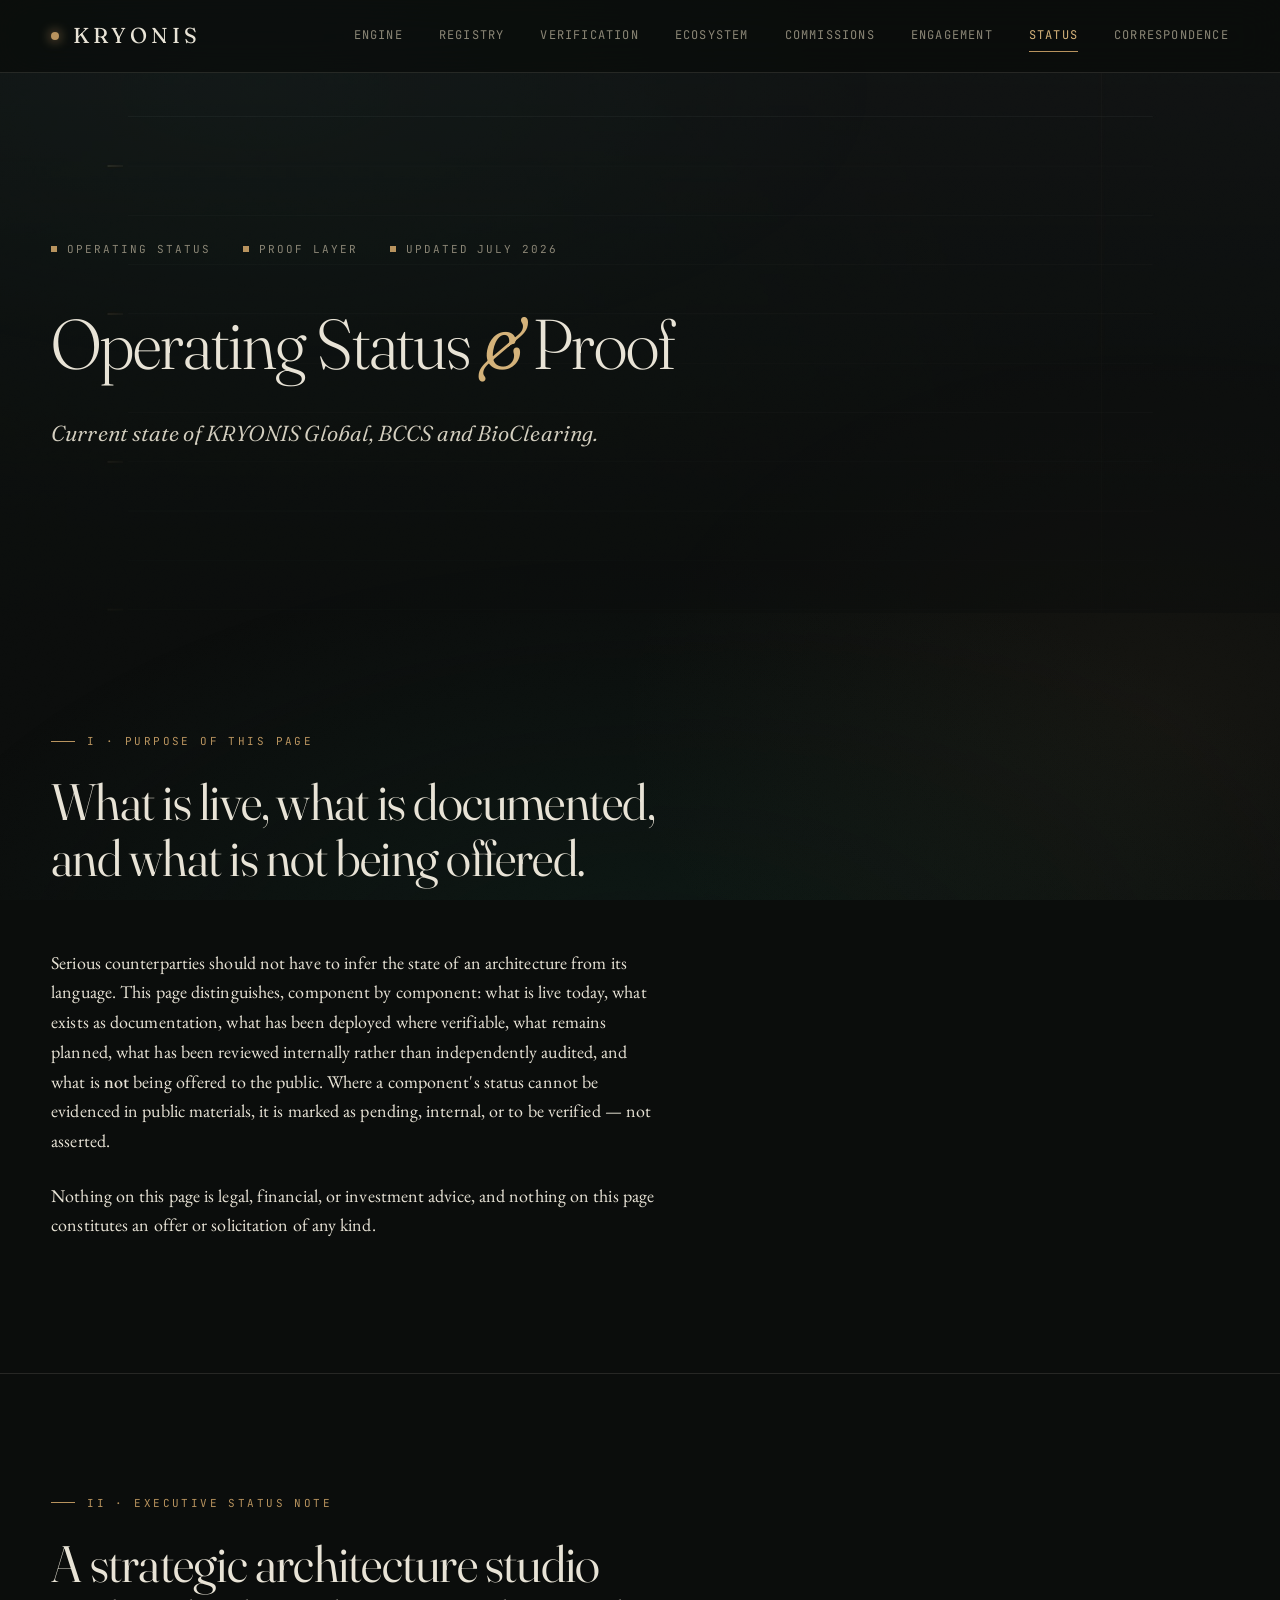
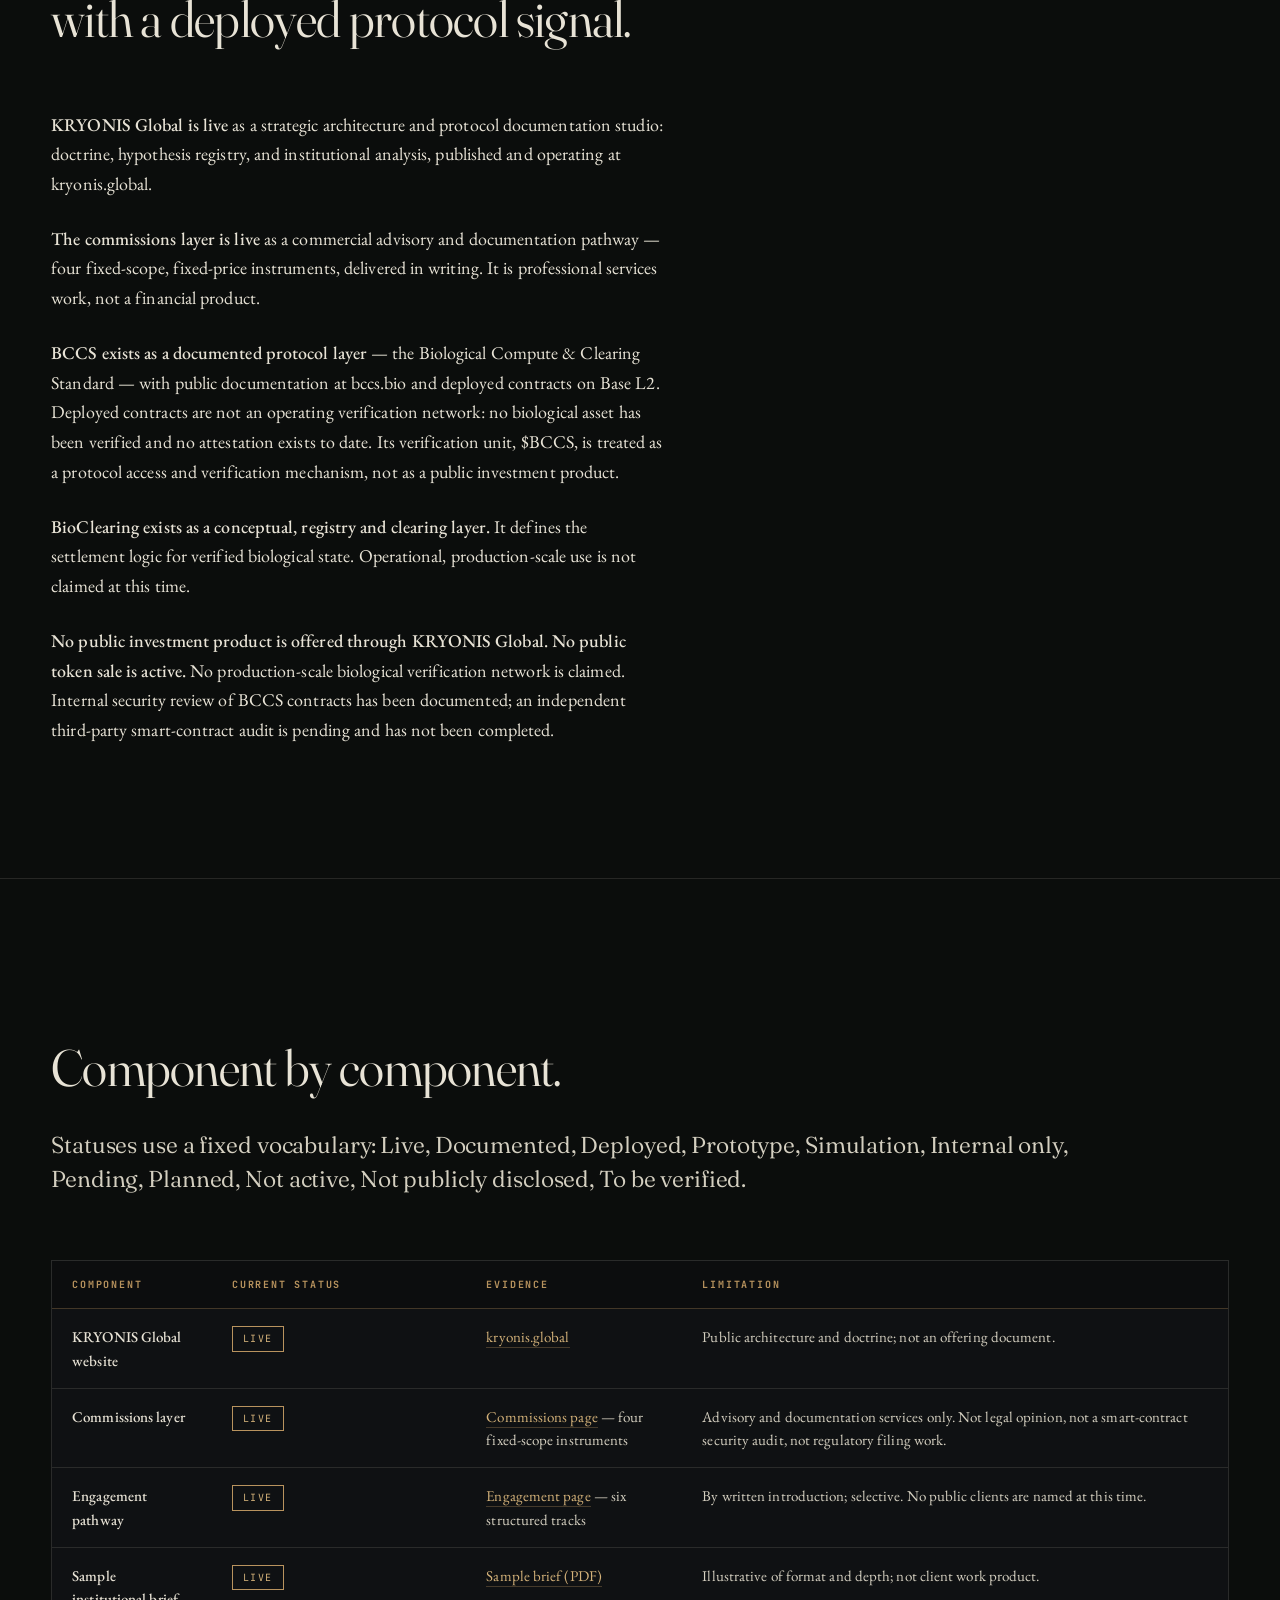
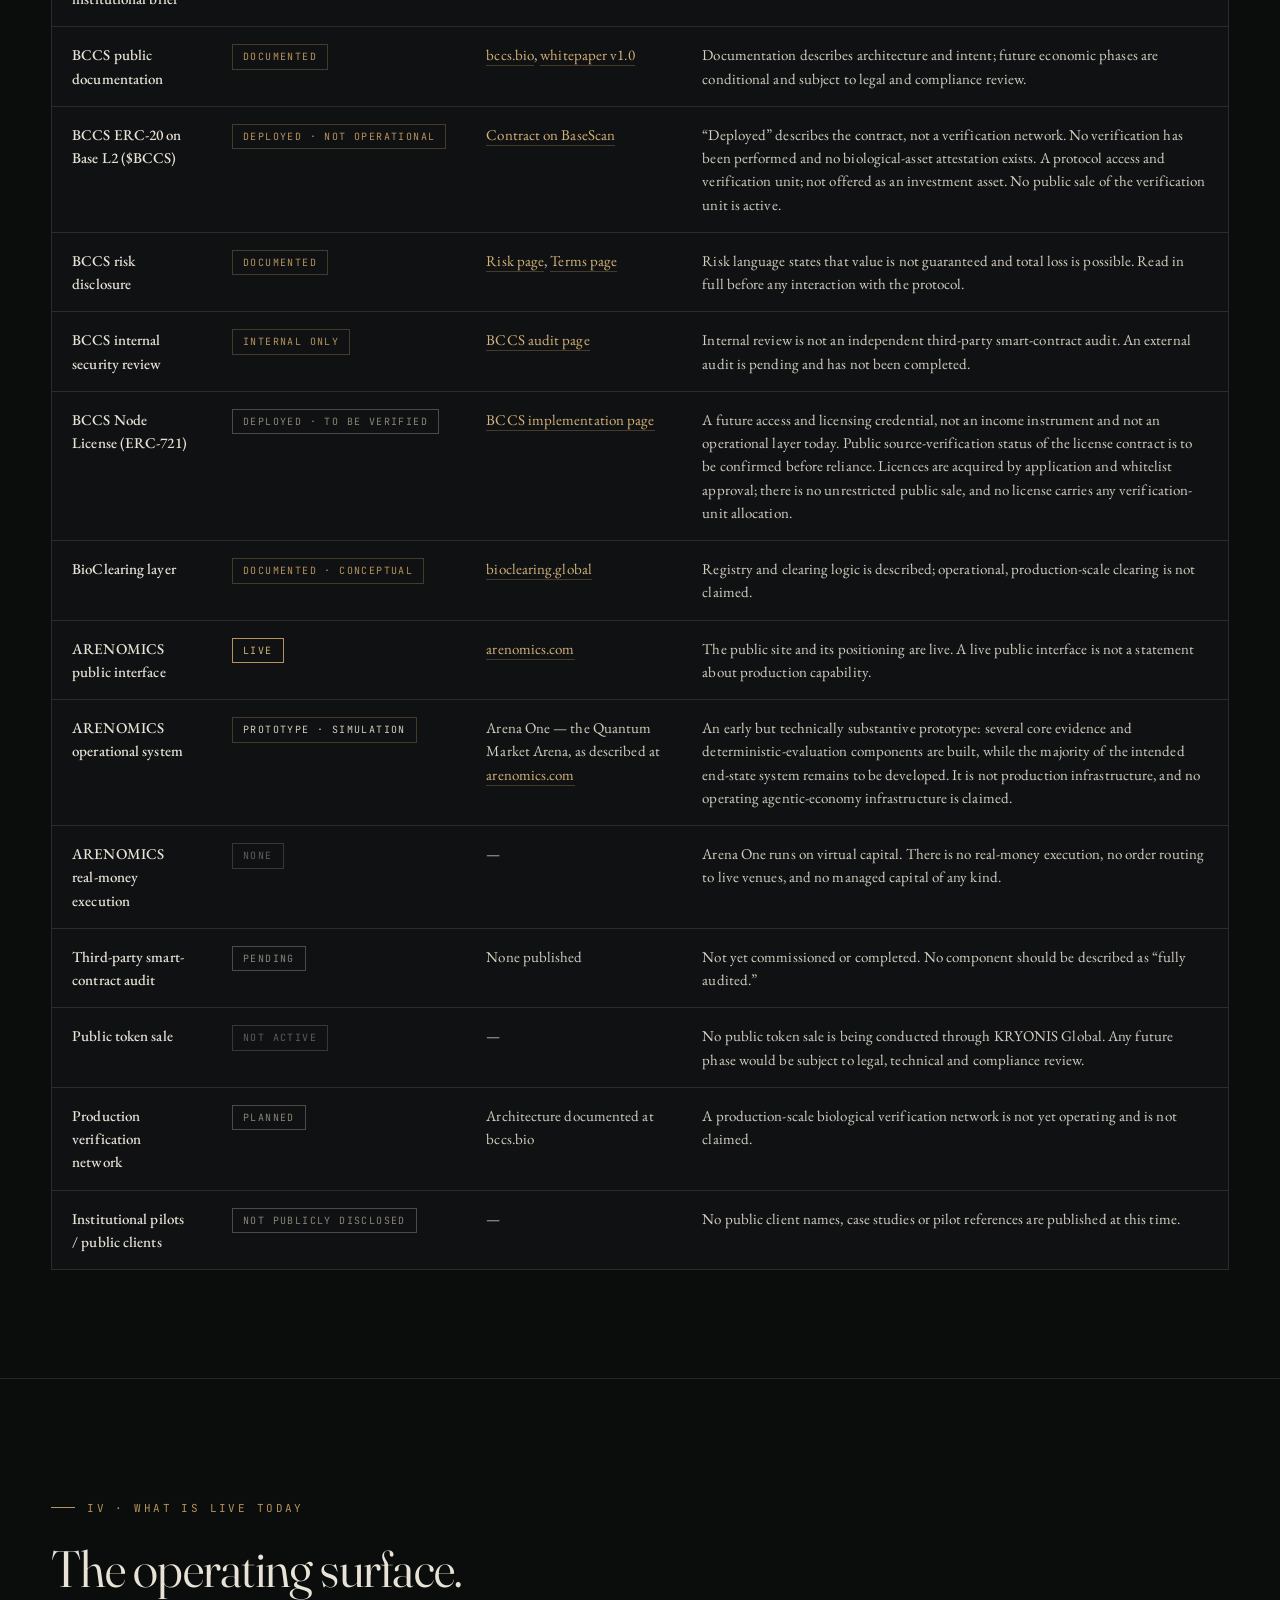
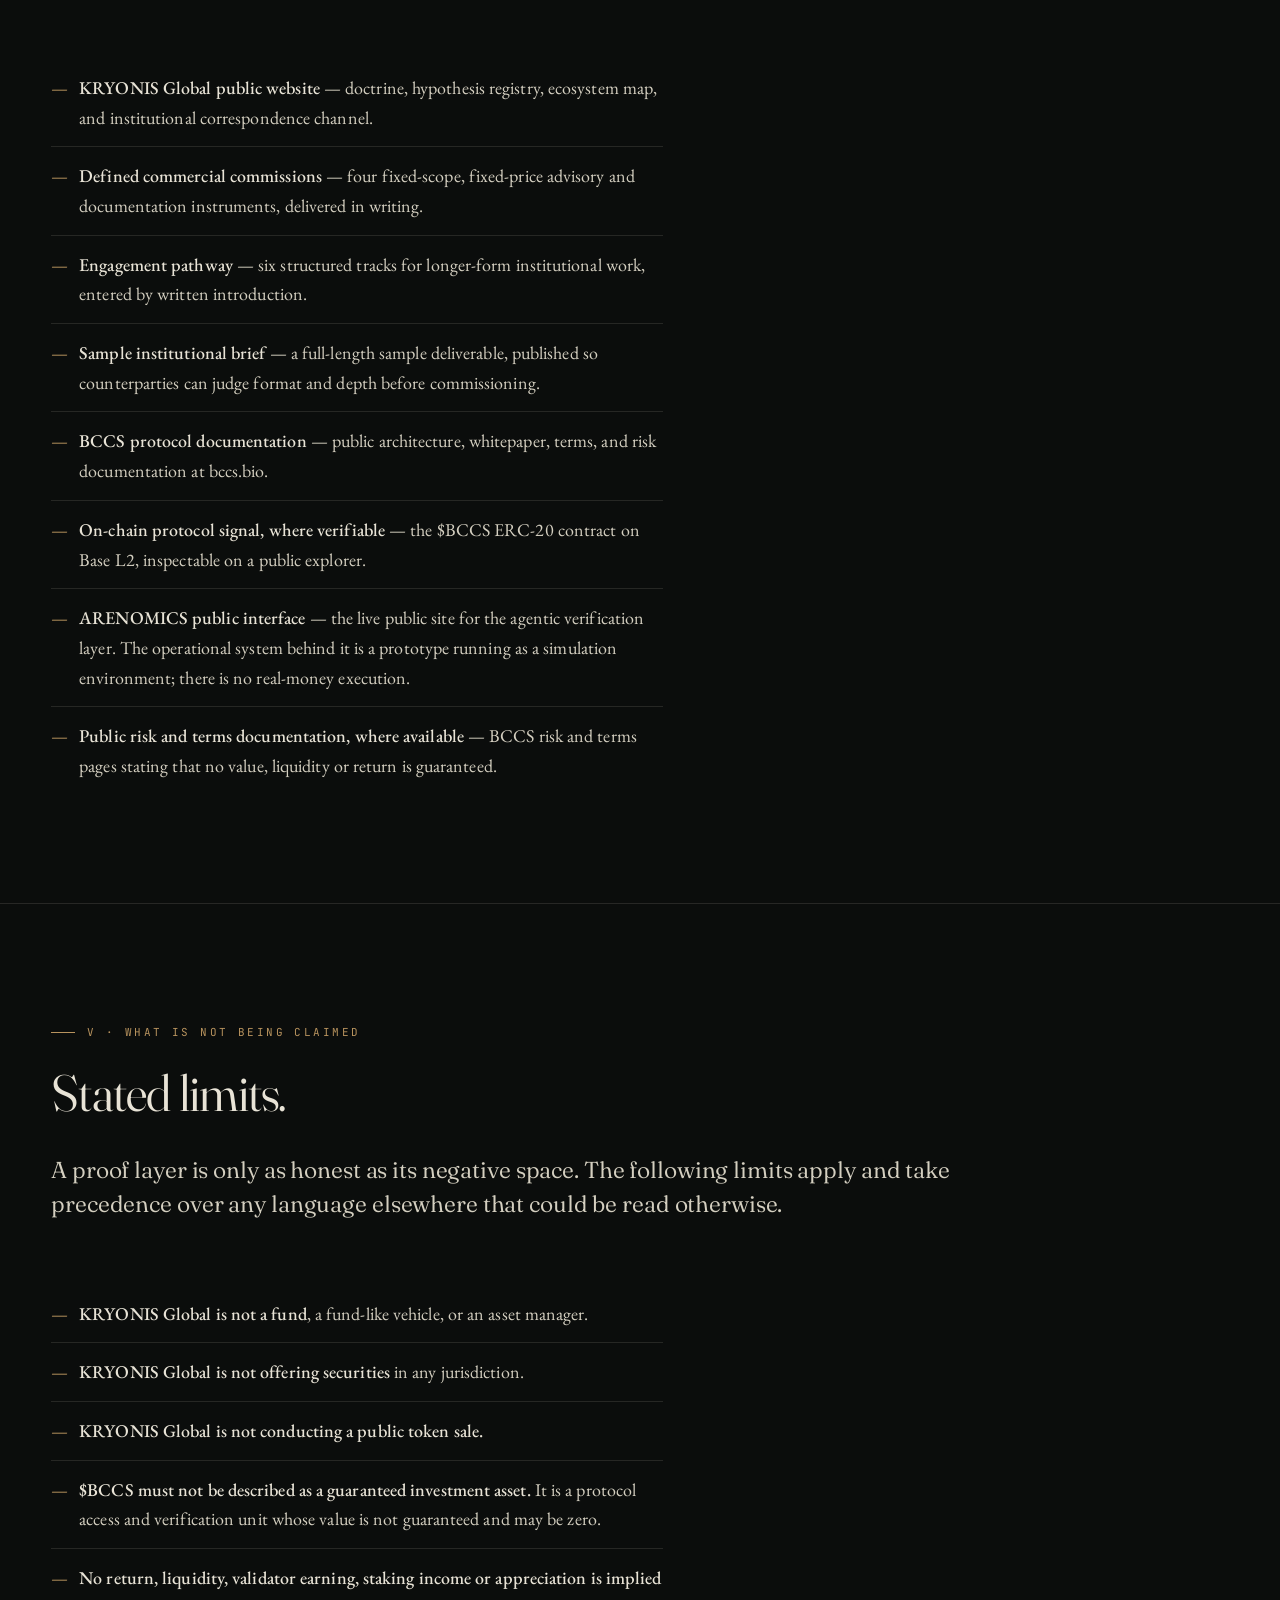
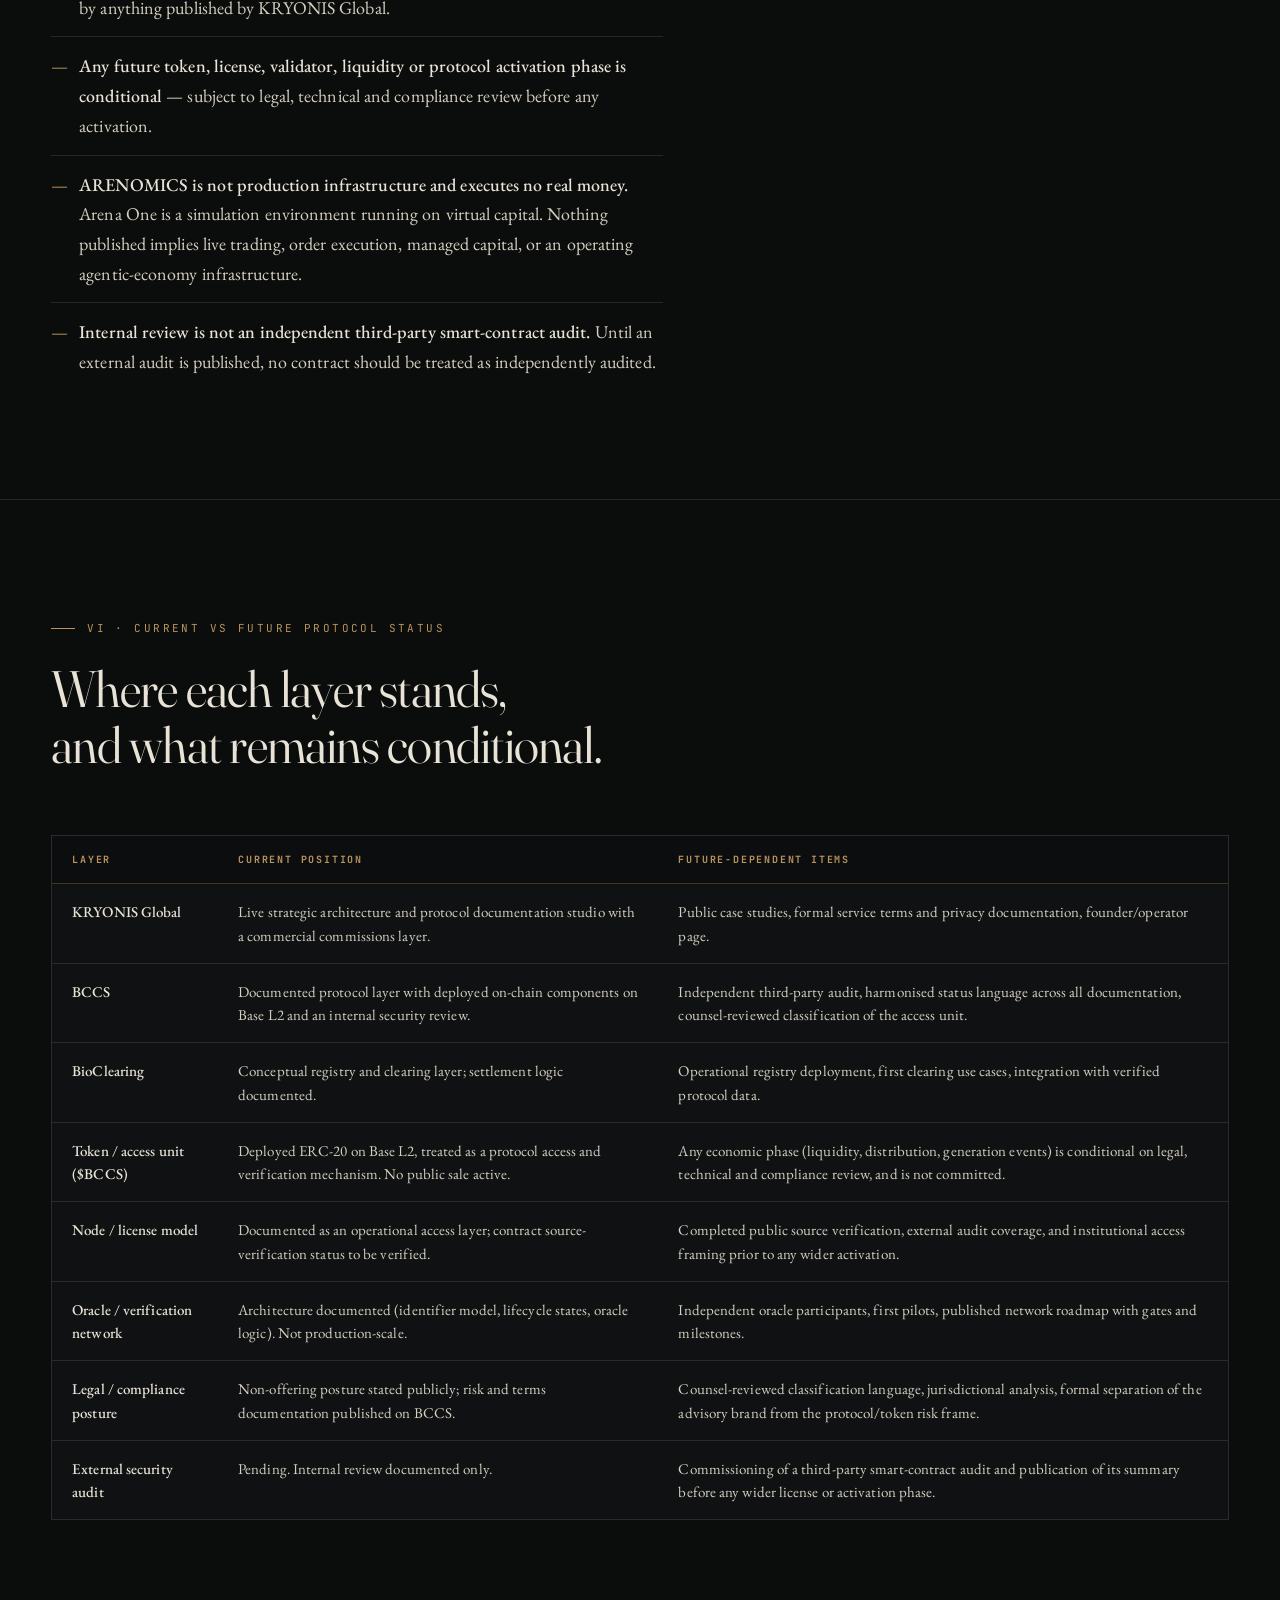
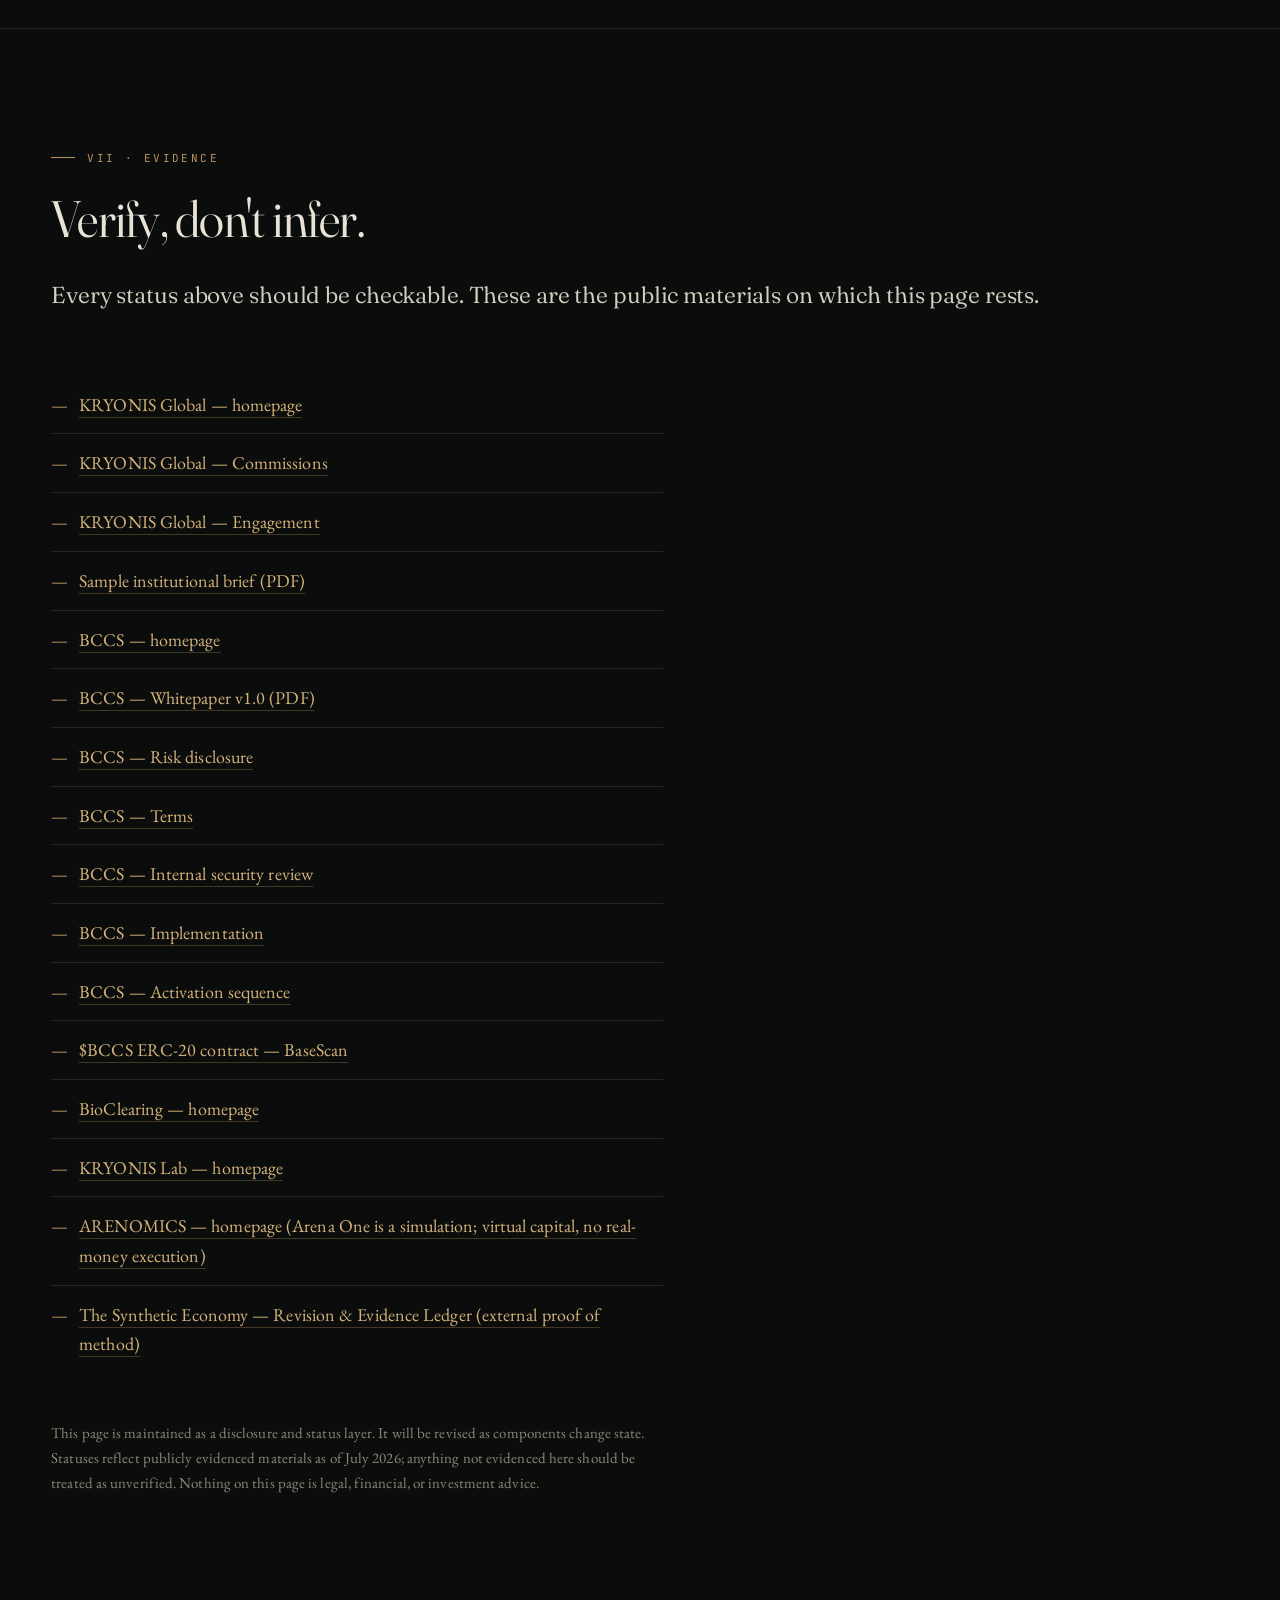
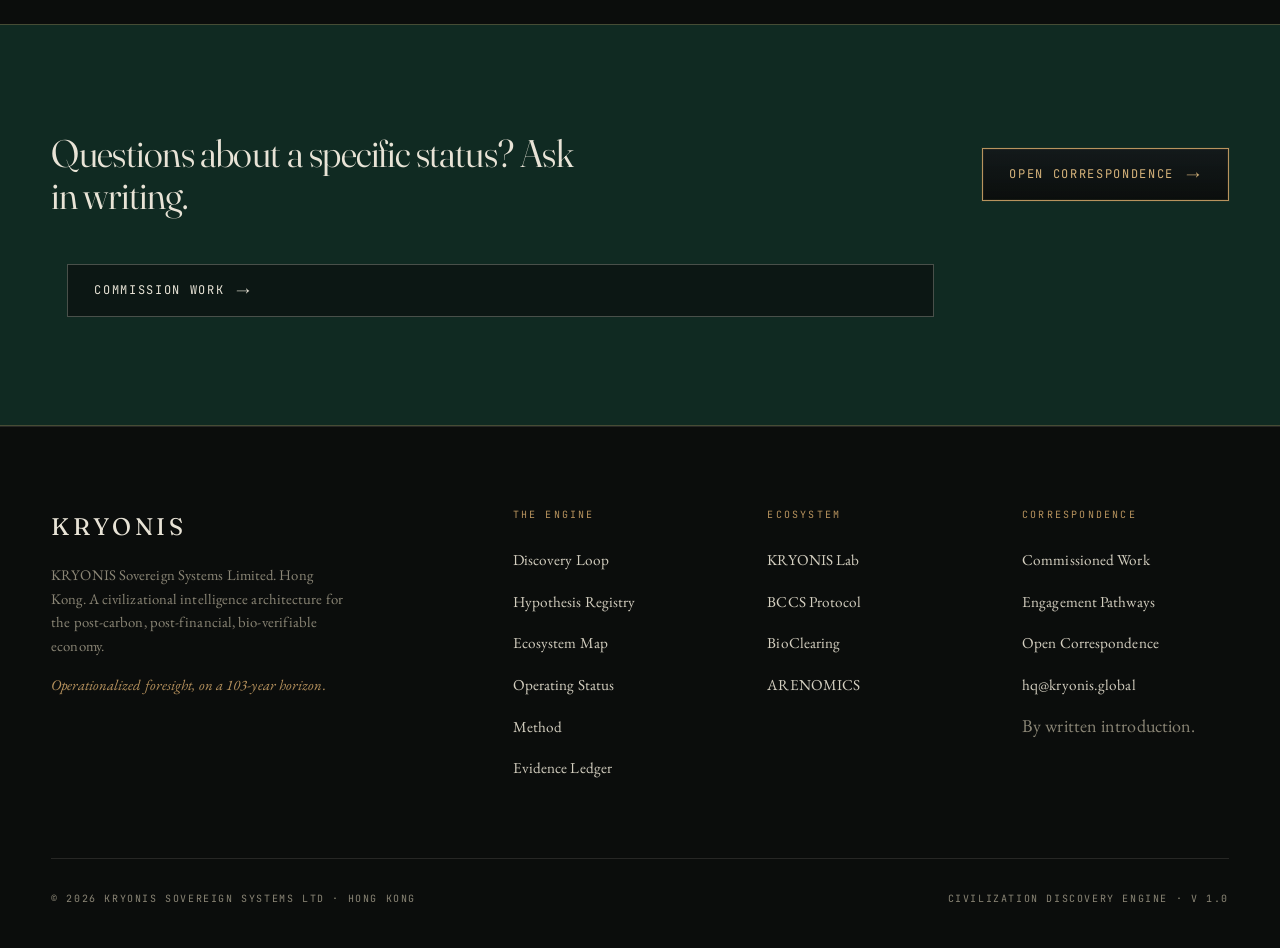
<file: status.html>
<!DOCTYPE html>
<html lang="en">
<head>
  <meta charset="UTF-8" />
  <meta name="viewport" content="width=device-width, initial-scale=1.0" />
  <title>Operating Status &amp; Proof — KRYONIS</title>
  <meta name="description" content="Current operating status, proof layer, documented components and public limitations of KRYONIS Global, BCCS and BioClearing." />
  <meta name="author" content="KRYONIS Sovereign Systems Limited" />
  <meta name="keywords" content="KRYONIS, operating status, proof, BCCS, BioClearing, protocol status, verification, disclosure, non-offering" />
  <meta name="theme-color" content="#0B0D0C" />
  <meta name="robots" content="index, follow, max-image-preview:large" />
  <link rel="canonical" href="https://kryonis.global/status.html" />

  <!-- Open Graph -->
  <meta property="og:title" content="Operating Status &amp; Proof — KRYONIS" />
  <meta property="og:description" content="Current operating status, proof layer, documented components and public limitations of KRYONIS Global, BCCS and BioClearing." />
  <meta property="og:type" content="website" />
  <meta property="og:url" content="https://kryonis.global/status.html" />
  <meta property="og:site_name" content="KRYONIS" />
  <meta property="og:locale" content="en_GB" />
  <meta property="og:image" content="https://kryonis.global/assets/og/og-index.jpg" />
  <meta property="og:image:width" content="1200" />
  <meta property="og:image:height" content="630" />
  <meta property="og:image:alt" content="KRYONIS — Civilization Discovery Engine" />
  <meta property="og:image:type" content="image/jpeg" />

  <!-- Twitter -->
  <meta name="twitter:card" content="summary_large_image" />
  <meta name="twitter:title" content="Operating Status &amp; Proof — KRYONIS" />
  <meta name="twitter:description" content="Current operating status, proof layer, documented components and public limitations of KRYONIS Global, BCCS and BioClearing." />
  <meta name="twitter:image" content="https://kryonis.global/assets/og/og-index.jpg" />

  <!-- Icons -->
  <link rel="icon" type="image/svg+xml" href="/assets/icons/favicon.svg" />
  <link rel="icon" type="image/png" sizes="32x32" href="/assets/icons/favicon-32.png" />
  <link rel="icon" type="image/png" sizes="16x16" href="/assets/icons/favicon-16.png" />
  <link rel="apple-touch-icon" sizes="180x180" href="/assets/icons/apple-touch-icon.png" />

  <!-- Fonts -->
  <link rel="preconnect" href="https://fonts.googleapis.com" />
  <link rel="preconnect" href="https://fonts.gstatic.com" crossorigin />
  <link rel="stylesheet" href="/styles.css" />
</head>
<body>

  <nav class="nav">
    <div class="nav-inner">
      <a href="/" class="nav-mark">KRYONIS</a>
      <button class="nav-toggle" aria-label="Menu" aria-expanded="false" aria-controls="primary-nav">
        <svg viewBox="0 0 24 24" fill="none" stroke="currentColor" stroke-width="1.5">
          <path d="M4 6h16M4 12h16M4 18h16" />
        </svg>
      </button>
      <div class="nav-links" id="primary-nav">
        <a href="/engine.html">Engine</a>
        <a href="/registry.html">Registry</a>
        <a href="/verification.html">Verification</a>
        <a href="/ecosystem.html">Ecosystem</a>
        <a href="/commissions.html">Commissions</a>
        <a href="/engagement.html">Engagement</a>
        <a href="/status.html" class="active">Status</a>
        <a href="/correspondence.html">Correspondence</a>
      </div>
    </div>
  </nav>

  <header class="hero hero-sub">
    <div class="hero-bg" style="background-image: url('/assets/images/registry-ledger.jpg');"></div>
    <div class="hero-inner">
      <div class="hero-meta reveal">
        <span>Operating Status</span>
        <span>Proof Layer</span>
        <span>Updated July 2026</span>
      </div>
      <h1 class="reveal">Operating Status <span class="accent">&amp;</span> Proof</h1>
      <p class="hero-tagline reveal">
        Current state of KRYONIS Global, BCCS and BioClearing.
      </p>
    </div>
  </header>

  <!-- PURPOSE -->
  <section>
    <div class="wrap">
      <div class="section-head">
        <div class="eyebrow reveal">I · Purpose of this page</div>
        <h2 class="reveal reveal-delay-1">What is live, what is documented,<br />and what is not being offered.</h2>
      </div>

      <div class="doctrine-prose reveal" style="margin-top: 8px;">
        <p>
          Serious counterparties should not have to infer the state of an architecture from its language. This page distinguishes, component by component: what is live today, what exists as documentation, what has been deployed where verifiable, what remains planned, what has been reviewed internally rather than independently audited, and what is <strong>not</strong> being offered to the public. Where a component's status cannot be evidenced in public materials, it is marked as pending, internal, or to be verified — not asserted.
        </p>
        <p>
          Nothing on this page is legal, financial, or investment advice, and nothing on this page constitutes an offer or solicitation of any kind.
        </p>
      </div>
    </div>
  </section>

  <!-- EXECUTIVE STATUS NOTE -->
  <section style="border-top: 1px solid var(--line);">
    <div class="wrap">
      <div class="section-head">
        <div class="eyebrow reveal">II · Executive status note</div>
        <h2 class="reveal reveal-delay-1">A strategic architecture studio<br />with a deployed protocol signal.</h2>
      </div>

      <div class="doctrine-prose reveal" style="margin-top: 8px;">
        <p>
          <strong>KRYONIS Global is live</strong> as a strategic architecture and protocol documentation studio: doctrine, hypothesis registry, and institutional analysis, published and operating at kryonis.global.
        </p>
        <p>
          <strong>The commissions layer is live</strong> as a commercial advisory and documentation pathway — four fixed-scope, fixed-price instruments, delivered in writing. It is professional services work, not a financial product.
        </p>
        <p>
          <strong>BCCS exists as a documented protocol layer</strong> — the Biological Compute &amp; Clearing Standard — with public documentation at bccs.bio and deployed contracts on Base L2. Deployed contracts are not an operating verification network: no biological asset has been verified and no attestation exists to date. Its verification unit, $BCCS, is treated as a protocol access and verification mechanism, not as a public investment product.
        </p>
        <p>
          <strong>BioClearing exists as a conceptual, registry and clearing layer.</strong> It defines the settlement logic for verified biological state. Operational, production-scale use is not claimed at this time.
        </p>
        <p>
          <strong>No public investment product is offered through KRYONIS Global. No public token sale is active.</strong> No production-scale biological verification network is claimed. Internal security review of BCCS contracts has been documented; an independent third-party smart-contract audit is pending and has not been completed.
        </p>
      </div>
    </div>
  </section>

  <!-- STATUS TABLE -->
  <section style="border-top: 1px solid var(--line);">
    <div class="wrap">
      <div class="section-head">
        <div class="eyebrow reveal">III · Component status</div>
        <h2 class="reveal reveal-delay-1">Component by component.</h2>
        <p class="lede reveal reveal-delay-2" style="margin-top: 32px;">
          Statuses use a fixed vocabulary: Live, Documented, Deployed, Prototype, Simulation, Internal only, Pending, Planned, Not active, Not publicly disclosed, To be verified.
        </p>
      </div>

      <div class="status-table-wrap reveal">
        <table class="status-table">
          <thead>
            <tr>
              <th scope="col">Component</th>
              <th scope="col">Current status</th>
              <th scope="col">Evidence</th>
              <th scope="col">Limitation</th>
            </tr>
          </thead>
          <tbody>
            <tr>
              <td>KRYONIS Global website</td>
              <td><span class="status-tag live">Live</span></td>
              <td><a href="/" class="link-inline">kryonis.global</a></td>
              <td>Public architecture and doctrine; not an offering document.</td>
            </tr>
            <tr>
              <td>Commissions layer</td>
              <td><span class="status-tag live">Live</span></td>
              <td><a href="/commissions.html" class="link-inline">Commissions page</a> — four fixed-scope instruments</td>
              <td>Advisory and documentation services only. Not legal opinion, not a smart-contract security audit, not regulatory filing work.</td>
            </tr>
            <tr>
              <td>Engagement pathway</td>
              <td><span class="status-tag live">Live</span></td>
              <td><a href="/engagement.html" class="link-inline">Engagement page</a> — six structured tracks</td>
              <td>By written introduction; selective. No public clients are named at this time.</td>
            </tr>
            <tr>
              <td>Sample institutional brief</td>
              <td><span class="status-tag live">Live</span></td>
              <td><a href="/briefs/kryonis-sample-brief-verification-premium.pdf" class="link-inline" target="_blank" rel="noopener">Sample brief (PDF)</a></td>
              <td>Illustrative of format and depth; not client work product.</td>
            </tr>
            <tr>
              <td>BCCS public documentation</td>
              <td><span class="status-tag documented">Documented</span></td>
              <td><a href="https://bccs.bio" class="link-inline" target="_blank" rel="noopener">bccs.bio</a>, <a href="https://bccs.bio/BCCS_Whitepaper_v1.0.pdf" class="link-inline" target="_blank" rel="noopener">whitepaper v1.0</a></td>
              <td>Documentation describes architecture and intent; future economic phases are conditional and subject to legal and compliance review.</td>
            </tr>
            <tr>
              <td>BCCS ERC-20 on Base L2 ($BCCS)</td>
              <td><span class="status-tag documented">Deployed &middot; Not operational</span></td>
              <td><a href="https://basescan.org/address/0xb86174c4c1ca01f0639ce3067306bdf6eeba17a7" class="link-inline" target="_blank" rel="noopener">Contract on BaseScan</a></td>
              <td>&ldquo;Deployed&rdquo; describes the contract, not a verification network. No verification has been performed and no biological-asset attestation exists. A protocol access and verification unit; not offered as an investment asset. No public sale of the verification unit is active.</td>
            </tr>
            <tr>
              <td>BCCS risk disclosure</td>
              <td><span class="status-tag documented">Documented</span></td>
              <td><a href="https://bccs.bio/risk.html" class="link-inline" target="_blank" rel="noopener">Risk page</a>, <a href="https://bccs.bio/terms.html" class="link-inline" target="_blank" rel="noopener">Terms page</a></td>
              <td>Risk language states that value is not guaranteed and total loss is possible. Read in full before any interaction with the protocol.</td>
            </tr>
            <tr>
              <td>BCCS internal security review</td>
              <td><span class="status-tag documented">Internal only</span></td>
              <td><a href="https://bccs.bio/audit.html" class="link-inline" target="_blank" rel="noopener">BCCS audit page</a></td>
              <td>Internal review is not an independent third-party smart-contract audit. An external audit is pending and has not been completed.</td>
            </tr>
            <tr>
              <td>BCCS Node License (ERC-721)</td>
              <td><span class="status-tag pending">Deployed · To be verified</span></td>
              <td><a href="https://bccs.bio/implementation.html" class="link-inline" target="_blank" rel="noopener">BCCS implementation page</a></td>
              <td>A future access and licensing credential, not an income instrument and not an operational layer today. Public source-verification status of the license contract is to be confirmed before reliance. Licences are acquired by application and whitelist approval; there is no unrestricted public sale, and no license carries any verification-unit allocation.</td>
            </tr>
            <tr>
              <td>BioClearing layer</td>
              <td><span class="status-tag documented">Documented · Conceptual</span></td>
              <td><a href="https://bioclearing.global" class="link-inline" target="_blank" rel="noopener">bioclearing.global</a></td>
              <td>Registry and clearing logic is described; operational, production-scale clearing is not claimed.</td>
            </tr>
            <tr>
              <td>ARENOMICS public interface</td>
              <td><span class="status-tag live">Live</span></td>
              <td><a href="https://arenomics.com" class="link-inline" target="_blank" rel="noopener">arenomics.com</a></td>
              <td>The public site and its positioning are live. A live public interface is not a statement about production capability.</td>
            </tr>
            <tr>
              <td>ARENOMICS operational system</td>
              <td><span class="status-tag prototype">Prototype &middot; Simulation</span></td>
              <td>Arena One &mdash; the Quantum Market Arena, as described at <a href="https://arenomics.com" class="link-inline" target="_blank" rel="noopener">arenomics.com</a></td>
              <td>An early but technically substantive prototype: several core evidence and deterministic-evaluation components are built, while the majority of the intended end-state system remains to be developed. It is not production infrastructure, and no operating agentic-economy infrastructure is claimed.</td>
            </tr>
            <tr>
              <td>ARENOMICS real-money execution</td>
              <td><span class="status-tag not-active">None</span></td>
              <td>&mdash;</td>
              <td>Arena One runs on virtual capital. There is no real-money execution, no order routing to live venues, and no managed capital of any kind.</td>
            </tr>
            <tr>
              <td>Third-party smart-contract audit</td>
              <td><span class="status-tag pending">Pending</span></td>
              <td>None published</td>
              <td>Not yet commissioned or completed. No component should be described as “fully audited.”</td>
            </tr>
            <tr>
              <td>Public token sale</td>
              <td><span class="status-tag not-active">Not active</span></td>
              <td>—</td>
              <td>No public token sale is being conducted through KRYONIS Global. Any future phase would be subject to legal, technical and compliance review.</td>
            </tr>
            <tr>
              <td>Production verification network</td>
              <td><span class="status-tag pending">Planned</span></td>
              <td>Architecture documented at bccs.bio</td>
              <td>A production-scale biological verification network is not yet operating and is not claimed.</td>
            </tr>
            <tr>
              <td>Institutional pilots / public clients</td>
              <td><span class="status-tag pending">Not publicly disclosed</span></td>
              <td>—</td>
              <td>No public client names, case studies or pilot references are published at this time.</td>
            </tr>
          </tbody>
        </table>
      </div>
    </div>
  </section>

  <!-- WHAT IS LIVE TODAY -->
  <section style="border-top: 1px solid var(--line);">
    <div class="wrap">
      <div class="section-head">
        <div class="eyebrow reveal">IV · What is live today</div>
        <h2 class="reveal reveal-delay-1">The operating surface.</h2>
      </div>

      <ul class="status-list reveal">
        <li><strong>KRYONIS Global public website</strong> — doctrine, hypothesis registry, ecosystem map, and institutional correspondence channel.</li>
        <li><strong>Defined commercial commissions</strong> — four fixed-scope, fixed-price advisory and documentation instruments, delivered in writing.</li>
        <li><strong>Engagement pathway</strong> — six structured tracks for longer-form institutional work, entered by written introduction.</li>
        <li><strong>Sample institutional brief</strong> — a full-length sample deliverable, published so counterparties can judge format and depth before commissioning.</li>
        <li><strong>BCCS protocol documentation</strong> — public architecture, whitepaper, terms, and risk documentation at bccs.bio.</li>
        <li><strong>On-chain protocol signal, where verifiable</strong> — the $BCCS ERC-20 contract on Base L2, inspectable on a public explorer.</li>
        <li><strong>ARENOMICS public interface</strong> — the live public site for the agentic verification layer. The operational system behind it is a prototype running as a simulation environment; there is no real-money execution.</li>
        <li><strong>Public risk and terms documentation, where available</strong> — BCCS risk and terms pages stating that no value, liquidity or return is guaranteed.</li>
      </ul>
    </div>
  </section>

  <!-- WHAT IS NOT BEING CLAIMED -->
  <section style="border-top: 1px solid var(--line);">
    <div class="wrap">
      <div class="section-head">
        <div class="eyebrow reveal">V · What is not being claimed</div>
        <h2 class="reveal reveal-delay-1">Stated limits.</h2>
        <p class="lede reveal reveal-delay-2" style="margin-top: 32px;">
          A proof layer is only as honest as its negative space. The following limits apply and take precedence over any language elsewhere that could be read otherwise.
        </p>
      </div>

      <ul class="status-list reveal">
        <li><strong>KRYONIS Global is not a fund</strong>, a fund-like vehicle, or an asset manager.</li>
        <li><strong>KRYONIS Global is not offering securities</strong> in any jurisdiction.</li>
        <li><strong>KRYONIS Global is not conducting a public token sale.</strong></li>
        <li><strong>$BCCS must not be described as a guaranteed investment asset.</strong> It is a protocol access and verification unit whose value is not guaranteed and may be zero.</li>
        <li><strong>No return, liquidity, validator earning, staking income or appreciation is implied</strong> by anything published by KRYONIS Global.</li>
        <li><strong>Any future token, license, validator, liquidity or protocol activation phase is conditional</strong> — subject to legal, technical and compliance review before any activation.</li>
        <li><strong>ARENOMICS is not production infrastructure and executes no real money.</strong> Arena One is a simulation environment running on virtual capital. Nothing published implies live trading, order execution, managed capital, or an operating agentic-economy infrastructure.</li>
        <li><strong>Internal review is not an independent third-party smart-contract audit.</strong> Until an external audit is published, no contract should be treated as independently audited.</li>
      </ul>
    </div>
  </section>

  <!-- CURRENT VS FUTURE -->
  <section style="border-top: 1px solid var(--line);">
    <div class="wrap">
      <div class="section-head">
        <div class="eyebrow reveal">VI · Current vs future protocol status</div>
        <h2 class="reveal reveal-delay-1">Where each layer stands,<br />and what remains conditional.</h2>
      </div>

      <div class="status-table-wrap reveal">
        <table class="status-table">
          <thead>
            <tr>
              <th scope="col">Layer</th>
              <th scope="col">Current position</th>
              <th scope="col">Future-dependent items</th>
            </tr>
          </thead>
          <tbody>
            <tr>
              <td>KRYONIS Global</td>
              <td>Live strategic architecture and protocol documentation studio with a commercial commissions layer.</td>
              <td>Public case studies, formal service terms and privacy documentation, founder/operator page.</td>
            </tr>
            <tr>
              <td>BCCS</td>
              <td>Documented protocol layer with deployed on-chain components on Base L2 and an internal security review.</td>
              <td>Independent third-party audit, harmonised status language across all documentation, counsel-reviewed classification of the access unit.</td>
            </tr>
            <tr>
              <td>BioClearing</td>
              <td>Conceptual registry and clearing layer; settlement logic documented.</td>
              <td>Operational registry deployment, first clearing use cases, integration with verified protocol data.</td>
            </tr>
            <tr>
              <td>Token / access unit ($BCCS)</td>
              <td>Deployed ERC-20 on Base L2, treated as a protocol access and verification mechanism. No public sale active.</td>
              <td>Any economic phase (liquidity, distribution, generation events) is conditional on legal, technical and compliance review, and is not committed.</td>
            </tr>
            <tr>
              <td>Node / license model</td>
              <td>Documented as an operational access layer; contract source-verification status to be verified.</td>
              <td>Completed public source verification, external audit coverage, and institutional access framing prior to any wider activation.</td>
            </tr>
            <tr>
              <td>Oracle / verification network</td>
              <td>Architecture documented (identifier model, lifecycle states, oracle logic). Not production-scale.</td>
              <td>Independent oracle participants, first pilots, published network roadmap with gates and milestones.</td>
            </tr>
            <tr>
              <td>Legal / compliance posture</td>
              <td>Non-offering posture stated publicly; risk and terms documentation published on BCCS.</td>
              <td>Counsel-reviewed classification language, jurisdictional analysis, formal separation of the advisory brand from the protocol/token risk frame.</td>
            </tr>
            <tr>
              <td>External security audit</td>
              <td>Pending. Internal review documented only.</td>
              <td>Commissioning of a third-party smart-contract audit and publication of its summary before any wider license or activation phase.</td>
            </tr>
          </tbody>
        </table>
      </div>
    </div>
  </section>

  <!-- EVIDENCE -->
  <section style="border-top: 1px solid var(--line);">
    <div class="wrap">
      <div class="section-head">
        <div class="eyebrow reveal">VII · Evidence</div>
        <h2 class="reveal reveal-delay-1">Verify, don't infer.</h2>
        <p class="lede reveal reveal-delay-2" style="margin-top: 32px;">
          Every status above should be checkable. These are the public materials on which this page rests.
        </p>
      </div>

      <ul class="status-list reveal">
        <li><a href="/" class="link-inline">KRYONIS Global — homepage</a></li>
        <li><a href="/commissions.html" class="link-inline">KRYONIS Global — Commissions</a></li>
        <li><a href="/engagement.html" class="link-inline">KRYONIS Global — Engagement</a></li>
        <li><a href="/briefs/kryonis-sample-brief-verification-premium.pdf" class="link-inline" target="_blank" rel="noopener">Sample institutional brief (PDF)</a></li>
        <li><a href="https://bccs.bio" class="link-inline" target="_blank" rel="noopener">BCCS — homepage</a></li>
        <li><a href="https://bccs.bio/BCCS_Whitepaper_v1.0.pdf" class="link-inline" target="_blank" rel="noopener">BCCS — Whitepaper v1.0 (PDF)</a></li>
        <li><a href="https://bccs.bio/risk.html" class="link-inline" target="_blank" rel="noopener">BCCS — Risk disclosure</a></li>
        <li><a href="https://bccs.bio/terms.html" class="link-inline" target="_blank" rel="noopener">BCCS — Terms</a></li>
        <li><a href="https://bccs.bio/audit.html" class="link-inline" target="_blank" rel="noopener">BCCS — Internal security review</a></li>
        <li><a href="https://bccs.bio/implementation.html" class="link-inline" target="_blank" rel="noopener">BCCS — Implementation</a></li>
        <li><a href="https://bccs.bio/activation-sequence.html" class="link-inline" target="_blank" rel="noopener">BCCS — Activation sequence</a></li>
        <li><a href="https://basescan.org/address/0xb86174c4c1ca01f0639ce3067306bdf6eeba17a7" class="link-inline" target="_blank" rel="noopener">$BCCS ERC-20 contract — BaseScan</a></li>
        <li><a href="https://bioclearing.global" class="link-inline" target="_blank" rel="noopener">BioClearing — homepage</a></li>
        <li><a href="https://kryonislab.org" class="link-inline" target="_blank" rel="noopener">KRYONIS Lab — homepage</a></li>
        <li><a href="https://arenomics.com" class="link-inline" target="_blank" rel="noopener">ARENOMICS — homepage (Arena One is a simulation; virtual capital, no real-money execution)</a></li>
        <li><a href="https://thesyntheticeconomy.org/ledger.html" class="link-inline" target="_blank" rel="noopener">The Synthetic Economy &mdash; Revision &amp; Evidence Ledger (external proof of method)</a></li>
      </ul>

      <div class="doctrine-prose reveal" style="margin-top: 48px;">
        <p style="color: var(--ivory-dim); font-size: 15px;">
          This page is maintained as a disclosure and status layer. It will be revised as components change state. Statuses reflect publicly evidenced materials as of July 2026; anything not evidenced here should be treated as unverified. Nothing on this page is legal, financial, or investment advice.
        </p>
      </div>
    </div>
  </section>

  <!-- CTA -->
  <section class="cta-strip">
    <div class="wrap">
      <h2 class="reveal">Questions about a specific status? Ask in writing.</h2>
      <a href="/correspondence.html" class="btn btn-primary btn-arrow reveal reveal-delay-1">Open Correspondence</a>
      <a href="/commissions.html" class="btn btn-arrow reveal reveal-delay-1" style="margin-left: 16px;">Commission Work</a>
    </div>
  </section>

  <footer class="foot">
    <div class="wrap">
      <div class="foot-grid">
        <div>
          <div class="foot-mark">KRYONIS</div>
          <p class="foot-desc">
            KRYONIS Sovereign Systems Limited. Hong Kong. A civilizational intelligence architecture for the post-carbon, post-financial, bio-verifiable economy.
          </p>
          <p class="foot-desc" style="margin-top: 16px; font-style: italic; color: var(--gold);">
            Operationalized foresight, on a 103-year horizon.
          </p>
        </div>

        <div>
          <h5>The Engine</h5>
          <ul>
            <li><a href="/engine.html">Discovery Loop</a></li>
            <li><a href="/registry.html">Hypothesis Registry</a></li>
            <li><a href="/ecosystem.html">Ecosystem Map</a></li>
            <li><a href="/status.html">Operating Status</a></li>
            <li><a href="/#method">Method</a></li>
            <li><a href="https://thesyntheticeconomy.org/ledger.html" target="_blank" rel="noopener">Evidence Ledger</a></li>
          </ul>
        </div>

        <div>
          <h5>Ecosystem</h5>
          <ul>
            <li><a href="https://kryonislab.org" target="_blank" rel="noopener">KRYONIS Lab</a></li>
            <li><a href="https://bccs.bio" target="_blank" rel="noopener">BCCS Protocol</a></li>
            <li><a href="https://bioclearing.global" target="_blank" rel="noopener">BioClearing</a></li>
            <li><a href="https://arenomics.com" target="_blank" rel="noopener">ARENOMICS</a></li>
          </ul>
        </div>

        <div>
          <h5>Correspondence</h5>
          <ul>
            <li><a href="/commissions.html">Commissioned Work</a></li>
            <li><a href="/engagement.html">Engagement Pathways</a></li>
            <li><a href="/correspondence.html">Open Correspondence</a></li>
            <li><a href="mailto:hq@kryonis.global">hq@kryonis.global</a></li>
            <li><span style="color: var(--ivory-dim);">By written introduction.</span></li>
          </ul>
        </div>
      </div>

      <div class="foot-bottom">
        <div>© <span data-year>2026</span> KRYONIS Sovereign Systems Ltd · Hong Kong</div>
        <div>Civilization Discovery Engine · v 1.0</div>
      </div>
    </div>
  </footer>

  <script src="/script.js"></script>
</body>
</html>
</file>
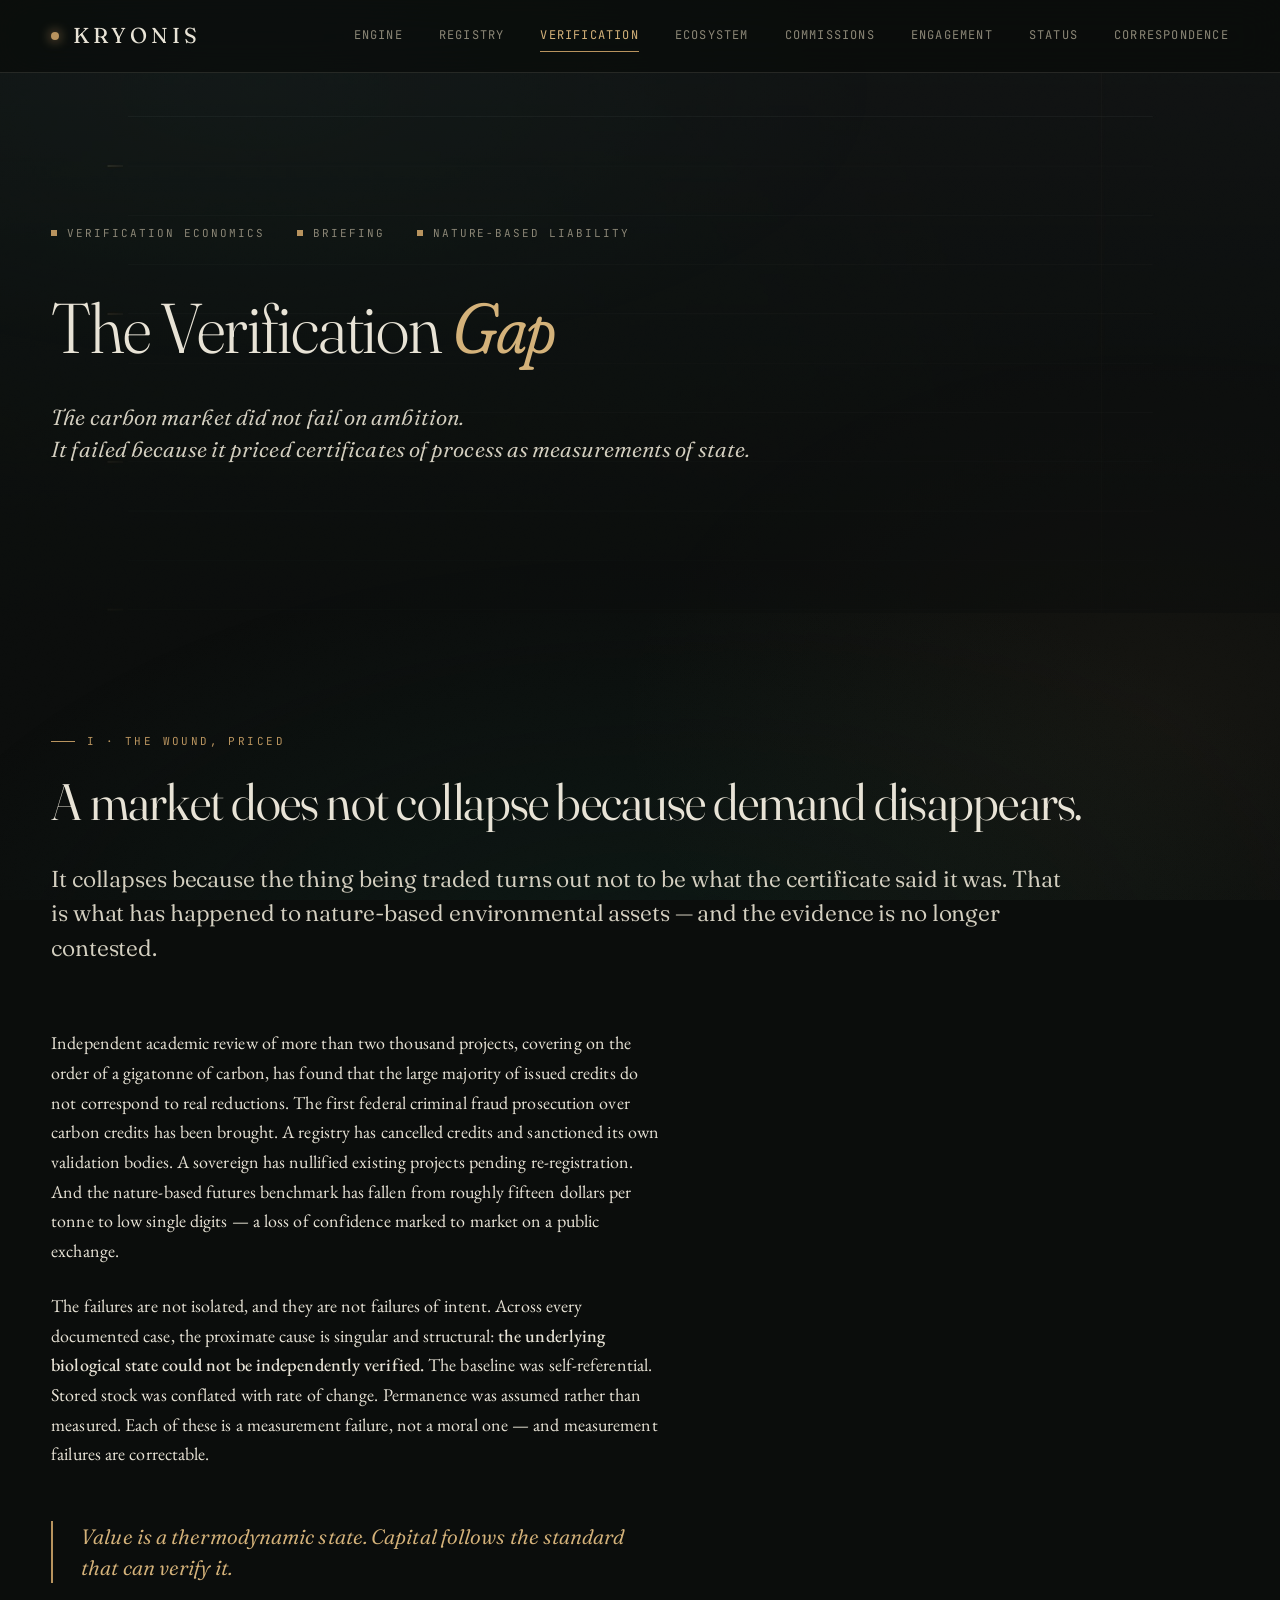
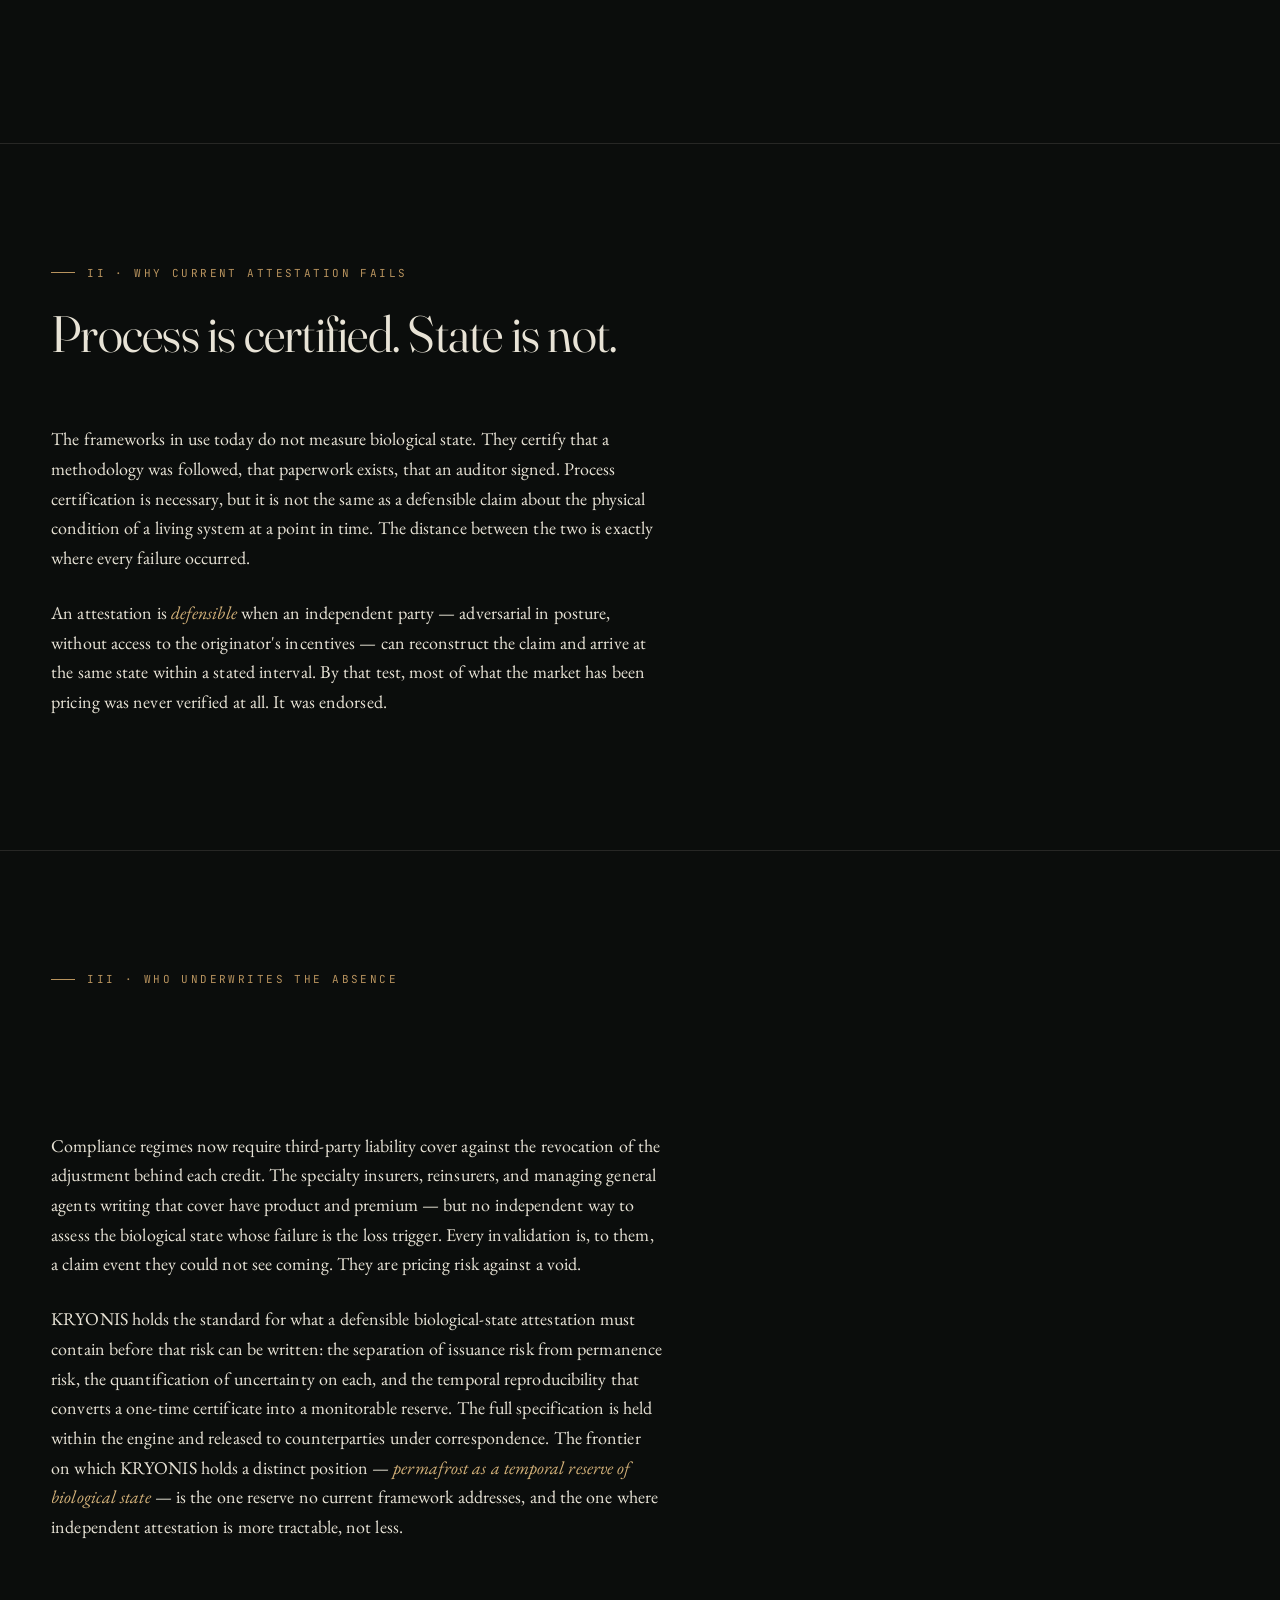
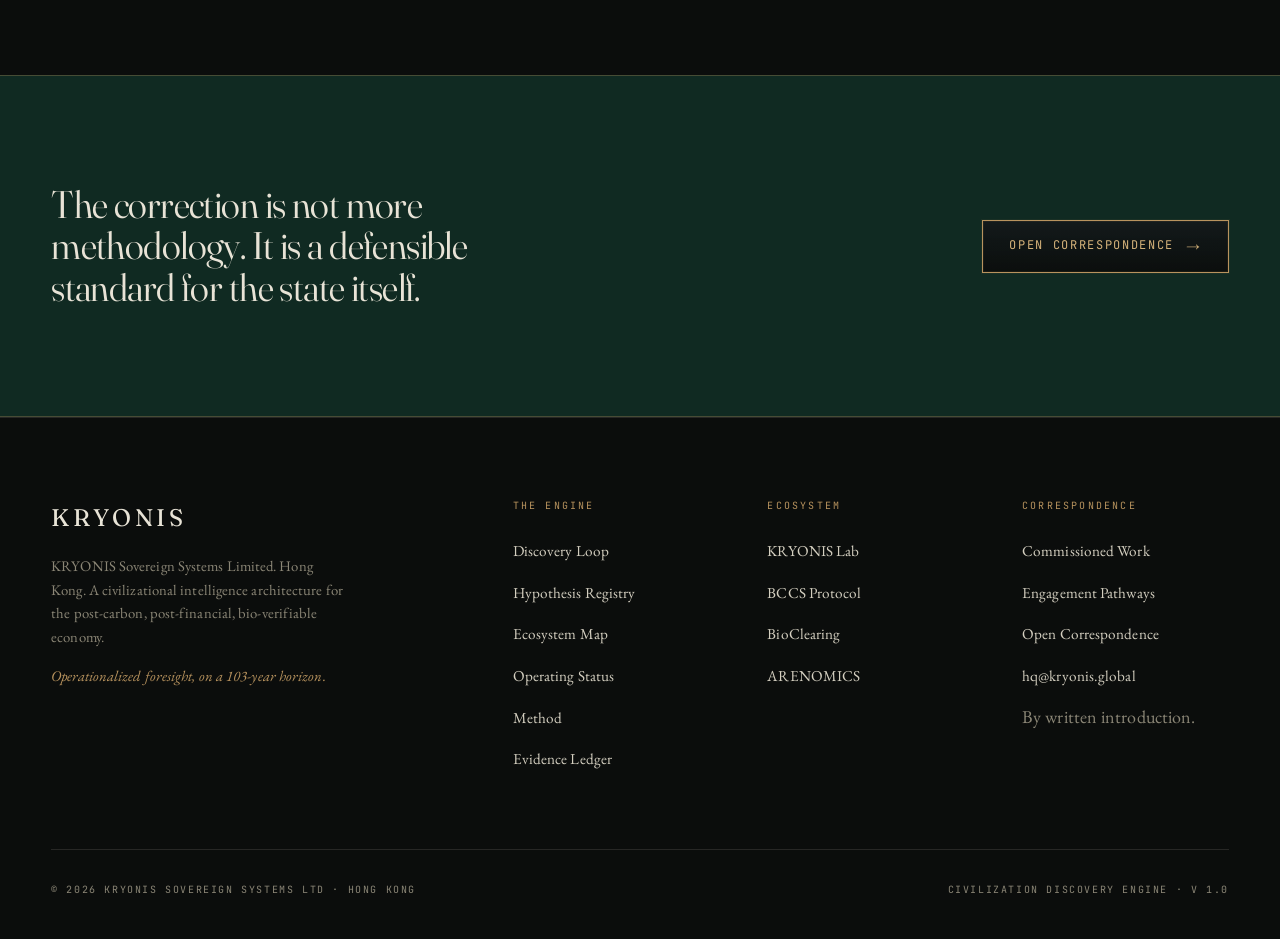
<file: verification.html>
<!DOCTYPE html>
<html lang="en">
<head>
  <meta charset="UTF-8" />
  <meta name="viewport" content="width=device-width, initial-scale=1.0" />
  <title>The Verification Gap — KRYONIS</title>
  <meta name="description" content="Nature-based environmental assets cannot be priced or insured against a biological state no independent party can verify. KRYONIS sets the standard for what a defensible biological-state attestation must be." />
  <meta name="author" content="KRYONIS Sovereign Systems Limited" />
  <meta name="keywords" content="KRYONIS, biological state verification, carbon credit verification, nature-based liability, Article 6 revocation, biocapital, permafrost temporal reserve, verification economics" />
  <meta name="theme-color" content="#0B0D0C" />
  <meta name="robots" content="index, follow, max-image-preview:large" />
  <link rel="canonical" href="https://kryonis.global/verification.html" />

  <!-- Open Graph -->
  <meta property="og:title" content="The Verification Gap — KRYONIS" />
  <meta property="og:description" content="The carbon market did not fail on ambition. It failed because it priced certificates of process as measurements of state. KRYONIS sets the standard for verifiable biological state." />
  <meta property="og:type" content="website" />
  <meta property="og:url" content="https://kryonis.global/verification.html" />
  <meta property="og:site_name" content="KRYONIS" />
  <meta property="og:locale" content="en_GB" />
  <meta property="og:image" content="https://kryonis.global/assets/og/og-index.jpg" />
  <meta property="og:image:width" content="1200" />
  <meta property="og:image:height" content="630" />
  <meta property="og:image:alt" content="KRYONIS — Civilization Discovery Engine" />
  <meta property="og:image:type" content="image/jpeg" />

  <!-- Twitter -->
  <meta name="twitter:card" content="summary_large_image" />
  <meta name="twitter:title" content="The Verification Gap — KRYONIS" />
  <meta name="twitter:description" content="The carbon market did not fail on ambition. It failed because it priced certificates of process as measurements of state." />
  <meta name="twitter:image" content="https://kryonis.global/assets/og/og-index.jpg" />

  <!-- Icons -->
  <link rel="icon" type="image/svg+xml" href="/assets/icons/favicon.svg" />
  <link rel="icon" type="image/png" sizes="32x32" href="/assets/icons/favicon-32.png" />
  <link rel="icon" type="image/png" sizes="16x16" href="/assets/icons/favicon-16.png" />
  <link rel="apple-touch-icon" sizes="180x180" href="/assets/icons/apple-touch-icon.png" />

  <!-- Fonts -->
  <link rel="preconnect" href="https://fonts.googleapis.com" />
  <link rel="preconnect" href="https://fonts.gstatic.com" crossorigin />
  <link rel="stylesheet" href="/styles.css" />
</head>
<body>

  <nav class="nav">
    <div class="nav-inner">
      <a href="/" class="nav-mark">KRYONIS</a>
      <button class="nav-toggle" aria-label="Menu" aria-expanded="false" aria-controls="primary-nav">
        <svg viewBox="0 0 24 24" fill="none" stroke="currentColor" stroke-width="1.5">
          <path d="M4 6h16M4 12h16M4 18h16" />
        </svg>
      </button>
      <div class="nav-links" id="primary-nav">
        <a href="/engine.html">Engine</a>
        <a href="/registry.html">Registry</a>
        <a href="/verification.html" class="active">Verification</a>
        <a href="/ecosystem.html">Ecosystem</a>
        <a href="/commissions.html">Commissions</a>
        <a href="/engagement.html">Engagement</a>
        <a href="/status.html">Status</a>
        <a href="/correspondence.html">Correspondence</a>
      </div>
    </div>
  </nav>

  <header class="hero hero-sub">
    <div class="hero-bg" style="background-image: url('/assets/images/registry-ledger.jpg');"></div>
    <div class="hero-inner">
      <div class="hero-meta reveal">
        <span>Verification Economics</span>
        <span>Briefing</span>
        <span>Nature-Based Liability</span>
      </div>
      <h1 class="reveal">The Verification <span class="accent">Gap</span></h1>
      <p class="hero-tagline reveal">
        The carbon market did not fail on ambition.<br />
        It failed because it priced certificates of process as measurements of state.
      </p>
    </div>
  </header>

  <section>
    <div class="wrap">
      <div class="section-head">
        <div class="eyebrow reveal">I · The wound, priced</div>
        <h2 class="reveal reveal-delay-1">A market does not collapse because demand disappears.</h2>
        <p class="lede reveal reveal-delay-2" style="margin-top: 32px;">
          It collapses because the thing being traded turns out not to be what the certificate said it was. That is what has happened to nature-based environmental assets — and the evidence is no longer contested.
        </p>
      </div>

      <div class="doctrine-prose reveal" style="margin-top: 8px;">
        <p>
          Independent academic review of more than two thousand projects, covering on the order of a gigatonne of carbon, has found that the large majority of issued credits do not correspond to real reductions. The first federal criminal fraud prosecution over carbon credits has been brought. A registry has cancelled credits and sanctioned its own validation bodies. A sovereign has nullified existing projects pending re-registration. And the nature-based futures benchmark has fallen from roughly fifteen dollars per tonne to low single digits — a loss of confidence marked to market on a public exchange.
        </p>
        <p>
          The failures are not isolated, and they are not failures of intent. Across every documented case, the proximate cause is singular and structural: <strong>the underlying biological state could not be independently verified.</strong> The baseline was self-referential. Stored stock was conflated with rate of change. Permanence was assumed rather than measured. Each of these is a measurement failure, not a moral one — and measurement failures are correctable.
        </p>

        <blockquote>
          Value is a thermodynamic state. Capital follows the standard that can verify it.
        </blockquote>
      </div>
    </div>
  </section>

  <section style="border-top: 1px solid var(--line);">
    <div class="wrap">
      <div class="section-head">
        <div class="eyebrow reveal">II · Why current attestation fails</div>
        <h2 class="reveal reveal-delay-1">Process is certified. State is not.</h2>
      </div>

      <div class="doctrine-prose reveal" style="margin-top: 8px;">
        <p>
          The frameworks in use today do not measure biological state. They certify that a methodology was followed, that paperwork exists, that an auditor signed. Process certification is necessary, but it is not the same as a defensible claim about the physical condition of a living system at a point in time. The distance between the two is exactly where every failure occurred.
        </p>
        <p>
          An attestation is <em>defensible</em> when an independent party — adversarial in posture, without access to the originator's incentives — can reconstruct the claim and arrive at the same state within a stated interval. By that test, most of what the market has been pricing was never verified at all. It was endorsed.
        </p>
      </div>
    </div>
  </section>

  <section style="border-top: 1px solid var(--line);">
    <div class="wrap">
      <div class="section-head">
        <div class="eyebrow reveal">III · Who underwrites the absence</div>
        <h2 class="reveal reveal-delay-1">The party that needs a standard first is the underwriter.</h2>
      </div>

      <div class="doctrine-prose reveal" style="margin-top: 8px;">
        <p>
          Compliance regimes now require third-party liability cover against the revocation of the adjustment behind each credit. The specialty insurers, reinsurers, and managing general agents writing that cover have product and premium — but no independent way to assess the biological state whose failure is the loss trigger. Every invalidation is, to them, a claim event they could not see coming. They are pricing risk against a void.
        </p>
        <p>
          KRYONIS holds the standard for what a defensible biological-state attestation must contain before that risk can be written: the separation of issuance risk from permanence risk, the quantification of uncertainty on each, and the temporal reproducibility that converts a one-time certificate into a monitorable reserve. The full specification is held within the engine and released to counterparties under correspondence. The frontier on which KRYONIS holds a distinct position — <em>permafrost as a temporal reserve of biological state</em> — is the one reserve no current framework addresses, and the one where independent attestation is more tractable, not less.
        </p>
      </div>
    </div>
  </section>

  <section class="cta-strip">
    <div class="wrap">
      <h2 class="reveal">The correction is not more methodology. It is a defensible standard for the state itself.</h2>
      <a href="/correspondence.html" class="btn btn-primary btn-arrow reveal reveal-delay-1">Open Correspondence</a>
    </div>
  </section>

  <footer class="foot">
    <div class="wrap">
      <div class="foot-grid">
        <div>
          <div class="foot-mark">KRYONIS</div>
          <p class="foot-desc">
            KRYONIS Sovereign Systems Limited. Hong Kong. A civilizational intelligence architecture for the post-carbon, post-financial, bio-verifiable economy.
          </p>
          <p class="foot-desc" style="margin-top: 16px; font-style: italic; color: var(--gold);">
            Operationalized foresight, on a 103-year horizon.
          </p>
        </div>

        <div>
          <h5>The Engine</h5>
          <ul>
            <li><a href="/engine.html">Discovery Loop</a></li>
            <li><a href="/registry.html">Hypothesis Registry</a></li>
            <li><a href="/ecosystem.html">Ecosystem Map</a></li>
            <li><a href="/status.html">Operating Status</a></li>
            <li><a href="/#method">Method</a></li>
            <li><a href="https://thesyntheticeconomy.org/ledger.html" target="_blank" rel="noopener">Evidence Ledger</a></li>
          </ul>
        </div>

        <div>
          <h5>Ecosystem</h5>
          <ul>
            <li><a href="https://kryonislab.org" target="_blank" rel="noopener">KRYONIS Lab</a></li>
            <li><a href="https://bccs.bio" target="_blank" rel="noopener">BCCS Protocol</a></li>
            <li><a href="https://bioclearing.global" target="_blank" rel="noopener">BioClearing</a></li>
            <li><a href="https://arenomics.com" target="_blank" rel="noopener">ARENOMICS</a></li>
          </ul>
        </div>

        <div>
          <h5>Correspondence</h5>
          <ul>
            <li><a href="/commissions.html">Commissioned Work</a></li>
            <li><a href="/engagement.html">Engagement Pathways</a></li>
            <li><a href="/correspondence.html">Open Correspondence</a></li>
            <li><a href="mailto:hq@kryonis.global">hq@kryonis.global</a></li>
            <li><span style="color: var(--ivory-dim);">By written introduction.</span></li>
          </ul>
        </div>
      </div>

      <div class="foot-bottom">
        <div>© <span data-year>2026</span> KRYONIS Sovereign Systems Ltd · Hong Kong</div>
        <div>Civilization Discovery Engine · v 1.0</div>
      </div>
    </div>
  </footer>

  <script src="/script.js"></script>
</body>
</html>
</file>
<file: styles.css>
/* =========================================================================
   KRYONIS — Civilization Discovery Engine
   Production stylesheet
   ========================================================================= */

@import url('https://fonts.googleapis.com/css2?family=EB+Garamond:ital,wght@0,400;0,500;0,600;0,700;1,400;1,500&family=JetBrains+Mono:wght@300;400;500&family=Fraunces:ital,opsz,wght@0,9..144,300;0,9..144,400;0,9..144,500;1,9..144,400&display=swap');

:root {
  --carbon: #0B0D0C;
  --graphite: #14171A;
  --graphite-2: #1C2024;
  --abyss-green: #102A22;
  --pine: #1A2E25;
  --pine-soft: #243A30;
  --gold: #B8935E;
  --gold-bright: #D4B27A;
  --gold-deep: #8E6C3D;
  --ivory: #E8E3D6;
  --ivory-soft: #D4CFC0;
  --ivory-dim: #8B8676;
  --grey: #5C5F5A;
  --line: rgba(232, 227, 214, 0.12);
  --line-strong: rgba(232, 227, 214, 0.28);
  --line-gold: rgba(184, 147, 94, 0.32);

  --display: 'Fraunces', 'EB Garamond', Georgia, serif;
  --serif: 'EB Garamond', Georgia, serif;
  --mono: 'JetBrains Mono', ui-monospace, monospace;

  --max: 1280px;
  --reading: 68ch;
}

/* ========== RESET ========== */
*, *::before, *::after { box-sizing: border-box; }
html { scroll-behavior: smooth; -webkit-text-size-adjust: 100%; }
body {
  margin: 0;
  background: var(--carbon);
  color: var(--ivory);
  font-family: var(--serif);
  font-size: 18px;
  line-height: 1.65;
  font-weight: 400;
  letter-spacing: 0.005em;
  -webkit-font-smoothing: antialiased;
  -moz-osx-font-smoothing: grayscale;
  overflow-x: hidden;
}
img, svg { display: block; max-width: 100%; height: auto; }
a { color: inherit; text-decoration: none; }
button { font: inherit; cursor: pointer; }

/* ========== ATMOSPHERE ========== */
body::before {
  content: "";
  position: fixed;
  inset: 0;
  background-image:
    radial-gradient(ellipse 80% 50% at 20% 10%, rgba(26, 46, 37, 0.35), transparent 60%),
    radial-gradient(ellipse 60% 60% at 90% 80%, rgba(184, 147, 94, 0.06), transparent 70%),
    radial-gradient(ellipse 100% 80% at 50% 110%, rgba(16, 42, 34, 0.4), transparent 60%);
  pointer-events: none;
  z-index: 0;
}
body::after {
  content: "";
  position: fixed;
  inset: 0;
  background-image: url("data:image/svg+xml;utf8,<svg xmlns='http://www.w3.org/2000/svg' width='200' height='200'><filter id='n'><feTurbulence type='fractalNoise' baseFrequency='0.85' numOctaves='2' stitchTiles='stitch'/><feColorMatrix values='0 0 0 0 0.91 0 0 0 0 0.89 0 0 0 0 0.84 0 0 0 0.035 0'/></filter><rect width='100%' height='100%' filter='url(%23n)'/></svg>");
  pointer-events: none;
  z-index: 0;
  mix-blend-mode: overlay;
  opacity: 0.5;
}
main, header, footer, nav { position: relative; z-index: 1; }

/* ========== TYPOGRAPHY ========== */
.eyebrow {
  font-family: var(--mono);
  font-size: 11px;
  font-weight: 400;
  letter-spacing: 0.22em;
  text-transform: uppercase;
  color: var(--gold);
  display: inline-flex;
  align-items: center;
  gap: 12px;
}
.eyebrow::before {
  content: "";
  width: 24px; height: 1px;
  background: var(--gold);
  display: inline-block;
}

h1, h2, h3, h4 {
  font-family: var(--display);
  font-weight: 400;
  letter-spacing: -0.015em;
  line-height: 1.08;
  color: var(--ivory);
  margin: 0;
}
h1 {
  font-size: clamp(2.6rem, 6.8vw, 6.4rem);
  font-variation-settings: "opsz" 144, "SOFT" 30;
  font-weight: 300;
}
h2 {
  font-size: clamp(2rem, 4vw, 3.4rem);
  font-variation-settings: "opsz" 96;
  font-weight: 350;
}
h3 {
  font-size: clamp(1.3rem, 2.2vw, 1.75rem);
  font-variation-settings: "opsz" 36;
  font-weight: 400;
  line-height: 1.2;
}
h4 {
  font-size: 1.05rem;
  font-weight: 500;
  letter-spacing: 0.01em;
}
p { margin: 0 0 1.1em; }
strong { color: var(--ivory); font-weight: 500; }
em { color: var(--gold-bright); font-style: italic; }

.lede {
  font-family: var(--display);
  font-size: clamp(1.2rem, 1.8vw, 1.55rem);
  line-height: 1.5;
  font-weight: 350;
  color: var(--ivory-soft);
  max-width: var(--reading);
  letter-spacing: -0.005em;
}

.accent {
  font-style: italic;
  color: var(--gold-bright);
  font-variation-settings: "opsz" 144, "SOFT" 100;
  font-weight: 350;
}

/* ========== LAYOUT ========== */
.wrap {
  max-width: var(--max);
  margin: 0 auto;
  padding: 0 clamp(20px, 4vw, 56px);
}
section { padding: clamp(80px, 12vh, 160px) 0; }
.section-head { margin-bottom: clamp(48px, 7vh, 96px); }
.section-head .eyebrow { margin-bottom: 24px; }

/* ========== NAV ========== */
.nav {
  position: sticky;
  top: 0;
  z-index: 50;
  backdrop-filter: blur(20px) saturate(120%);
  -webkit-backdrop-filter: blur(20px) saturate(120%);
  background: rgba(11, 13, 12, 0.78);
  border-bottom: 1px solid var(--line);
}
.nav-inner {
  max-width: var(--max);
  margin: 0 auto;
  padding: 18px clamp(20px, 4vw, 56px);
  display: flex;
  align-items: center;
  justify-content: space-between;
  gap: 32px;
}
.nav-mark {
  font-family: var(--display);
  font-size: 1.35rem;
  font-weight: 400;
  letter-spacing: 0.18em;
  color: var(--ivory);
  display: flex;
  align-items: center;
  gap: 14px;
}
.nav-mark::before {
  content: "";
  width: 8px; height: 8px;
  background: var(--gold);
  border-radius: 50%;
  box-shadow: 0 0 12px var(--gold);
}
.nav-links {
  display: flex;
  align-items: center;
  gap: 36px;
  font-family: var(--mono);
  font-size: 12px;
  letter-spacing: 0.1em;
  text-transform: uppercase;
}
.nav-links a {
  color: var(--ivory-dim);
  transition: color 0.3s ease;
  position: relative;
  padding: 4px 0;
}
.nav-links a:hover, .nav-links a.active { color: var(--gold-bright); }
.nav-links a::after {
  content: "";
  position: absolute;
  left: 0; right: 0; bottom: -2px;
  height: 1px;
  background: var(--gold);
  transform: scaleX(0);
  transform-origin: left;
  transition: transform 0.4s cubic-bezier(0.65, 0, 0.35, 1);
}
.nav-links a:hover::after, .nav-links a.active::after { transform: scaleX(1); }
.nav-toggle { display: none; background: none; border: 0; color: var(--ivory); padding: 8px; }

/* ========== HERO ========== */
.hero {
  min-height: 100vh;
  display: flex;
  align-items: center;
  position: relative;
  padding: 120px 0 80px;
  overflow: hidden;
}
.hero-bg {
  position: absolute;
  inset: 0;
  background-size: cover;
  background-position: center;
  opacity: 0.55;
  z-index: 0;
}
.hero-bg::after {
  content: "";
  position: absolute;
  inset: 0;
  background: linear-gradient(to bottom, rgba(11, 13, 12, 0.4) 0%, rgba(11, 13, 12, 0.85) 100%);
}
.hero-inner {
  max-width: var(--max);
  margin: 0 auto;
  padding: 0 clamp(20px, 4vw, 56px);
  width: 100%;
  position: relative;
  z-index: 2;
}
.hero-meta {
  display: flex;
  gap: 32px;
  font-family: var(--mono);
  font-size: 11px;
  letter-spacing: 0.18em;
  text-transform: uppercase;
  color: var(--ivory-dim);
  margin-bottom: 48px;
  flex-wrap: wrap;
}
.hero-meta span { display: inline-flex; align-items: center; gap: 10px; }
.hero-meta span::before {
  content: "";
  width: 6px; height: 6px;
  background: var(--gold);
  display: inline-block;
}
.hero h1 {
  max-width: 14ch;
  margin-bottom: 36px;
}
.hero-tagline {
  font-family: var(--display);
  font-size: clamp(1.15rem, 1.7vw, 1.5rem);
  line-height: 1.45;
  color: var(--ivory-soft);
  max-width: 56ch;
  font-style: italic;
  font-weight: 350;
  margin-bottom: 56px;
}
.hero-cta {
  display: flex;
  gap: 24px;
  align-items: center;
  flex-wrap: wrap;
}

.hero-horizon {
  position: absolute;
  left: 0; right: 0; bottom: 80px;
  height: 1px;
  background: linear-gradient(to right, transparent, var(--line-gold), transparent);
  z-index: 1;
}
.hero-horizon-label {
  position: absolute;
  bottom: 40px; right: clamp(20px, 4vw, 56px);
  font-family: var(--mono);
  font-size: 10px;
  letter-spacing: 0.2em;
  text-transform: uppercase;
  color: var(--gold);
  text-align: right;
  z-index: 2;
}
.hero-horizon-label small {
  display: block;
  color: var(--ivory-dim);
  font-size: 9px;
  margin-top: 4px;
}

/* sub-page hero (smaller) */
.hero-sub {
  min-height: 60vh;
  padding: 140px 0 80px;
}
.hero-sub h1 {
  font-size: clamp(2.2rem, 5.5vw, 5rem);
  max-width: 18ch;
}

/* ========== BUTTONS ========== */
/* Doctrine: gold is an accent, never a flooded surface.
   Default state: dark background, subtle ivory border, ivory text.
   Hover: gold border + gold text, with a very faint gold inner glow. */
.btn {
  display: inline-flex;
  align-items: center;
  gap: 12px;
  padding: 14px 26px;
  font-family: var(--mono);
  font-size: 12px;
  letter-spacing: 0.14em;
  text-transform: uppercase;
  border: 1px solid var(--line-strong);
  color: var(--ivory);
  background: rgba(11, 13, 12, 0.6);
  transition: border-color 0.4s ease, color 0.4s ease, background-color 0.4s ease, box-shadow 0.4s ease;
  position: relative;
  cursor: pointer;
}
.btn:hover {
  color: var(--gold-bright);
  border-color: var(--gold);
  background: rgba(26, 46, 37, 0.5);
  box-shadow: inset 0 0 0 1px rgba(184, 147, 94, 0.12);
}

/* Primary: gold-bordered, gold-typed, deep abyss-green ground.
   Reserved for the principal call to action on a section. */
.btn-primary {
  background: linear-gradient(180deg, rgba(26, 46, 37, 0.7) 0%, rgba(16, 42, 34, 0.85) 100%);
  color: var(--gold-bright);
  border: 1px solid var(--gold);
  box-shadow:
    inset 0 0 0 1px rgba(184, 147, 94, 0.08),
    0 0 0 1px rgba(184, 147, 94, 0.06);
}
.btn-primary:hover {
  color: var(--ivory);
  border-color: var(--gold-bright);
  background: linear-gradient(180deg, rgba(36, 58, 48, 0.85) 0%, rgba(26, 46, 37, 0.95) 100%);
  box-shadow:
    inset 0 0 0 1px rgba(212, 178, 122, 0.18),
    0 0 24px rgba(184, 147, 94, 0.12);
}

.btn-arrow::after {
  content: "→";
  font-family: var(--serif);
  font-size: 14px;
  transition: transform 0.3s;
}
.btn-arrow:hover::after { transform: translateX(4px); }

.link-inline {
  color: var(--gold-bright);
  border-bottom: 1px solid var(--line-gold);
  padding-bottom: 1px;
  transition: all 0.3s;
}
.link-inline:hover {
  color: var(--ivory);
  border-bottom-color: var(--ivory);
}

/* ========== DOCTRINE / PROSE ========== */
.doctrine {
  background: linear-gradient(180deg, transparent 0%, rgba(16, 42, 34, 0.25) 100%);
  border-top: 1px solid var(--line);
  border-bottom: 1px solid var(--line);
}
.doctrine-grid {
  display: grid;
  grid-template-columns: 1fr 1.4fr;
  gap: clamp(40px, 8vw, 120px);
  align-items: start;
}
.doctrine-left .sticky {
  position: sticky;
  top: 100px;
}
.doctrine-prose { max-width: var(--reading); }
.doctrine-prose p { margin-bottom: 1.4em; }
.doctrine-prose blockquote {
  margin: 2.5em 0;
  padding-left: 28px;
  border-left: 2px solid var(--gold);
  font-family: var(--display);
  font-style: italic;
  font-size: 1.3rem;
  line-height: 1.5;
  color: var(--gold-bright);
  font-weight: 350;
}

@media (max-width: 900px) {
  .doctrine-grid { grid-template-columns: 1fr; }
  .doctrine-left .sticky { position: static; }
}

/* ========== SECTION WITH VISUAL ========== */
.section-visual {
  position: relative;
  border-top: 1px solid var(--line);
  border-bottom: 1px solid var(--line);
  overflow: hidden;
}
.section-visual-bg {
  position: absolute;
  inset: 0;
  background-size: cover;
  background-position: center;
  opacity: 0.35;
  z-index: 0;
}
.section-visual-bg::after {
  content: "";
  position: absolute;
  inset: 0;
  background: linear-gradient(180deg, rgba(11, 13, 12, 0.7) 0%, rgba(11, 13, 12, 0.95) 100%);
}
.section-visual .wrap { position: relative; z-index: 1; }

/* ========== ENGINE CYCLE ========== */
.engine {
  background: var(--graphite);
  border-top: 1px solid var(--line);
  border-bottom: 1px solid var(--line);
  position: relative;
  overflow: hidden;
}
.engine::before {
  content: "";
  position: absolute;
  inset: 0;
  background: radial-gradient(circle at 50% 50%, rgba(184, 147, 94, 0.08), transparent 60%);
  pointer-events: none;
}

.cycle {
  display: grid;
  grid-template-columns: repeat(7, 1fr);
  gap: 0;
  margin-top: 64px;
  position: relative;
}
.cycle-node {
  border: 1px solid var(--line);
  border-right: 0;
  padding: 28px 20px;
  position: relative;
  background: rgba(11, 13, 12, 0.5);
  transition: all 0.5s cubic-bezier(0.65, 0, 0.35, 1);
  min-height: 220px;
  display: flex;
  flex-direction: column;
}
.cycle-node:last-child { border-right: 1px solid var(--line); }
.cycle-node:hover {
  background: rgba(26, 46, 37, 0.5);
  border-color: var(--line-gold);
  transform: translateY(-4px);
}
.cycle-node:hover .cycle-num { color: var(--gold-bright); }
.cycle-num {
  font-family: var(--mono);
  font-size: 10px;
  letter-spacing: 0.2em;
  color: var(--gold);
  margin-bottom: 16px;
  transition: color 0.3s;
}
.cycle-name {
  font-family: var(--display);
  font-size: 1.05rem;
  line-height: 1.2;
  color: var(--ivory);
  margin-bottom: 14px;
  font-weight: 400;
}
.cycle-desc {
  font-size: 13px;
  line-height: 1.5;
  color: var(--ivory-dim);
  font-family: var(--serif);
}
.cycle-loop {
  margin-top: 40px;
  text-align: center;
  font-family: var(--mono);
  font-size: 11px;
  letter-spacing: 0.2em;
  text-transform: uppercase;
  color: var(--gold);
}
.cycle-loop::before, .cycle-loop::after {
  content: "↻";
  margin: 0 14px;
  font-size: 16px;
}

@media (max-width: 1100px) {
  .cycle { grid-template-columns: repeat(2, 1fr); }
  .cycle-node {
    border-right: 1px solid var(--line);
    border-bottom: 0;
  }
  .cycle-node:nth-child(odd) { border-right: 0; }
  .cycle-node:last-child { border-bottom: 1px solid var(--line); }
}
@media (max-width: 600px) {
  .cycle { grid-template-columns: 1fr; }
  .cycle-node, .cycle-node:nth-child(odd) {
    border-right: 1px solid var(--line);
  }
}

/* ========== AGENT DETAIL CARDS (engine.html) ========== */
.agent-detail {
  display: grid;
  grid-template-columns: 200px 1fr;
  gap: 48px;
  align-items: start;
  padding: 56px 0;
  border-bottom: 1px solid var(--line);
}
.agent-detail:last-child { border-bottom: 0; }
.agent-detail-label {
  font-family: var(--mono);
  font-size: 11px;
  letter-spacing: 0.18em;
  color: var(--gold);
  padding-top: 8px;
}
.agent-detail-label strong {
  display: block;
  color: var(--ivory);
  font-family: var(--display);
  font-size: 1.5rem;
  font-weight: 400;
  margin-top: 12px;
  letter-spacing: -0.01em;
}
.agent-detail-body p {
  color: var(--ivory-soft);
  line-height: 1.6;
}
.agent-detail-body p:last-child { margin-bottom: 0; }
.agent-list {
  list-style: none;
  padding: 0;
  margin: 24px 0 0;
  display: grid;
  grid-template-columns: repeat(2, 1fr);
  gap: 8px 24px;
}
.agent-list li {
  font-family: var(--mono);
  font-size: 12px;
  color: var(--ivory-dim);
  letter-spacing: 0.04em;
  padding-left: 18px;
  position: relative;
}
.agent-list li::before {
  content: "·";
  position: absolute;
  left: 0;
  color: var(--gold);
}
@media (max-width: 800px) {
  .agent-detail { grid-template-columns: 1fr; gap: 24px; }
  .agent-list { grid-template-columns: 1fr; }
}

/* ========== REGISTRY ========== */
.registry {
  background: linear-gradient(180deg, var(--carbon) 0%, rgba(16, 42, 34, 0.15) 100%);
}
.registry-filters {
  display: flex;
  gap: 4px;
  flex-wrap: wrap;
  margin-bottom: 48px;
  padding: 6px;
  background: rgba(20, 23, 26, 0.6);
  border: 1px solid var(--line);
  width: fit-content;
}
.filter-btn {
  background: transparent;
  border: 1px solid transparent;
  padding: 8px 16px;
  font-family: var(--mono);
  font-size: 11px;
  letter-spacing: 0.14em;
  text-transform: uppercase;
  color: var(--ivory-dim);
  transition: color 0.3s ease, border-color 0.3s ease, background-color 0.3s ease;
  cursor: pointer;
}
.filter-btn:hover { color: var(--ivory); }
.filter-btn.active {
  background: rgba(16, 42, 34, 0.6);
  color: var(--gold-bright);
  border-color: var(--gold);
  box-shadow: inset 0 0 0 1px rgba(184, 147, 94, 0.08);
}

.ledger { border-top: 1px solid var(--line); }
.hypothesis {
  display: grid;
  grid-template-columns: 80px 1fr auto;
  gap: 32px;
  align-items: start;
  padding: 36px 0;
  border-bottom: 1px solid var(--line);
  transition: all 0.4s cubic-bezier(0.65, 0, 0.35, 1);
  position: relative;
}
.hypothesis::before {
  content: "";
  position: absolute;
  left: -16px; top: 50%;
  width: 6px;
  height: 0;
  background: var(--gold);
  transform: translateY(-50%);
  transition: height 0.4s cubic-bezier(0.65, 0, 0.35, 1);
}
.hypothesis:hover {
  background: linear-gradient(90deg, rgba(184, 147, 94, 0.04), transparent);
  padding-left: 12px;
}
.hypothesis:hover::before { height: 60%; }
.hypothesis:hover h3 { color: var(--gold-bright); }

.hyp-id {
  font-family: var(--mono);
  font-size: 11px;
  letter-spacing: 0.18em;
  color: var(--gold);
  padding-top: 6px;
}
.hyp-body h3 {
  margin-bottom: 14px;
  transition: color 0.3s;
}
.hyp-body p {
  color: var(--ivory-soft);
  font-size: 1rem;
  line-height: 1.55;
  margin: 0;
  max-width: 60ch;
}
.hyp-meta {
  display: flex;
  flex-direction: column;
  gap: 8px;
  text-align: right;
  align-items: flex-end;
}
.status {
  font-family: var(--mono);
  font-size: 10px;
  letter-spacing: 0.18em;
  text-transform: uppercase;
  padding: 5px 12px;
  border: 1px solid var(--line);
  color: var(--ivory-dim);
  white-space: nowrap;
  background: rgba(11, 13, 12, 0.5);
}
.status[data-level="1"] { border-color: rgba(232, 227, 214, 0.2); }
.status[data-level="2"] { border-color: rgba(184, 147, 94, 0.3); color: var(--gold-deep); }
.status[data-level="3"] { border-color: var(--gold-deep); color: var(--gold); }
.status[data-level="4"] { border-color: var(--gold); color: var(--gold-bright); }
.status[data-level="5"] {
  background: rgba(16, 42, 34, 0.85);
  color: var(--gold-bright);
  border-color: var(--gold-bright);
  box-shadow:
    inset 0 0 0 1px rgba(212, 178, 122, 0.18),
    0 0 12px rgba(184, 147, 94, 0.18);
}
.hyp-track {
  font-family: var(--mono);
  font-size: 10px;
  color: var(--ivory-dim);
  letter-spacing: 0.12em;
}

@media (max-width: 800px) {
  .hypothesis { grid-template-columns: 1fr; gap: 16px; }
  .hyp-meta { flex-direction: row; text-align: left; align-items: center; flex-wrap: wrap; }
}

/* ========== HYPOTHESIS DETAIL (registry.html) ========== */
.hyp-detail {
  border: 1px solid var(--line);
  background: rgba(20, 23, 26, 0.4);
  padding: 48px;
  margin-bottom: 32px;
  transition: all 0.4s;
}
.hyp-detail:hover {
  border-color: var(--line-gold);
  background: rgba(26, 46, 37, 0.3);
}
.hyp-detail-head {
  display: flex;
  justify-content: space-between;
  align-items: flex-start;
  gap: 24px;
  margin-bottom: 32px;
  padding-bottom: 24px;
  border-bottom: 1px solid var(--line);
}
.hyp-detail-head h2 {
  font-size: clamp(1.5rem, 2.5vw, 2rem);
  max-width: 32ch;
}
.hyp-detail-id {
  font-family: var(--mono);
  font-size: 11px;
  letter-spacing: 0.18em;
  color: var(--gold);
}
.hyp-detail-rows {
  display: grid;
  grid-template-columns: 1fr;
  gap: 24px;
}
.hyp-detail-row {
  display: grid;
  grid-template-columns: 180px 1fr;
  gap: 32px;
  align-items: start;
  padding-bottom: 20px;
  border-bottom: 1px solid var(--line);
}
.hyp-detail-row:last-child { border-bottom: 0; padding-bottom: 0; }
.hyp-detail-row-label {
  font-family: var(--mono);
  font-size: 10px;
  letter-spacing: 0.18em;
  text-transform: uppercase;
  color: var(--gold);
  padding-top: 4px;
}
.hyp-detail-row p {
  color: var(--ivory-soft);
  margin: 0;
  line-height: 1.6;
}
@media (max-width: 700px) {
  .hyp-detail { padding: 32px 24px; }
  .hyp-detail-head { flex-direction: column; gap: 12px; }
  .hyp-detail-row { grid-template-columns: 1fr; gap: 8px; }
}

/* ========== ECOSYSTEM ========== */
.ecosystem {
  background: var(--graphite);
  border-top: 1px solid var(--line);
}
.eco-grid {
  display: grid;
  grid-template-columns: repeat(2, 1fr);
  gap: 1px;
  background: var(--line);
  margin-top: 64px;
}
.eco-node {
  background: var(--graphite);
  padding: 48px 40px;
  display: flex;
  flex-direction: column;
  gap: 20px;
  transition: background 0.5s cubic-bezier(0.65, 0, 0.35, 1);
  position: relative;
  min-height: 320px;
}
.eco-node:hover { background: var(--graphite-2); }
.eco-node.primary {
  background: linear-gradient(135deg, var(--abyss-green) 0%, var(--pine) 100%);
}
.eco-node.primary:hover { background: linear-gradient(135deg, var(--pine) 0%, var(--pine-soft) 100%); }
.eco-tag {
  font-family: var(--mono);
  font-size: 10px;
  letter-spacing: 0.22em;
  text-transform: uppercase;
  color: var(--gold);
}
.eco-domain {
  font-family: var(--display);
  font-size: 1.8rem;
  font-weight: 400;
  line-height: 1.1;
  color: var(--ivory);
}
.eco-role {
  font-family: var(--serif);
  font-style: italic;
  color: var(--ivory-soft);
  font-size: 0.95rem;
  letter-spacing: 0.01em;
}
.eco-desc {
  font-size: 0.95rem;
  line-height: 1.55;
  color: var(--ivory-dim);
  flex-grow: 1;
}
.eco-link {
  font-family: var(--mono);
  font-size: 11px;
  letter-spacing: 0.14em;
  text-transform: uppercase;
  color: var(--gold);
  display: inline-flex;
  align-items: center;
  gap: 10px;
  transition: gap 0.3s;
  margin-top: 8px;
}
.eco-link::after { content: "↗"; transition: transform 0.3s; }
.eco-link:hover { gap: 14px; color: var(--gold-bright); }
.eco-node.eco-wide {
  grid-column: 1 / -1;
  min-height: 0;
}
.eco-node.eco-wide .eco-desc { max-width: 860px; }
@media (max-width: 800px) { .eco-grid { grid-template-columns: 1fr; } }

/* ========== DEPLOYED PROTOCOL PROOF ========== */
.proof-block {
  margin-top: 64px;
  border: 1px solid var(--gold);
  background: linear-gradient(135deg, rgba(184, 147, 94, 0.08), rgba(16, 42, 34, 0.35));
  padding: clamp(28px, 4vw, 48px);
  position: relative;
}
.proof-block::before {
  content: '';
  position: absolute;
  top: -1px; left: -1px;
  width: 34px; height: 34px;
  border-top: 2px solid var(--gold-bright);
  border-left: 2px solid var(--gold-bright);
}
.proof-block h3 {
  font-family: var(--display);
  font-weight: 400;
  font-size: clamp(1.4rem, 2.6vw, 1.9rem);
  color: var(--ivory);
  margin: 18px 0 20px;
  line-height: 1.2;
}
.proof-block p {
  font-size: 0.98rem;
  line-height: 1.65;
  color: var(--ivory-soft);
  max-width: 720px;
  margin-bottom: 16px;
}
.proof-block .proof-note {
  font-family: var(--serif);
  font-style: italic;
  color: var(--gold-bright);
}
.proof-block .eco-link { margin-top: 12px; }

/* ========== ECOSYSTEM DETAIL PAGE ========== */
.eco-detail {
  display: grid;
  grid-template-columns: 1fr 1.4fr;
  gap: clamp(40px, 6vw, 80px);
  padding: 64px 0;
  border-bottom: 1px solid var(--line);
  align-items: start;
}
.eco-detail:last-child { border-bottom: 0; }
.eco-detail-left .tag {
  font-family: var(--mono);
  font-size: 10px;
  letter-spacing: 0.22em;
  text-transform: uppercase;
  color: var(--gold);
  display: block;
  margin-bottom: 16px;
}
.eco-detail-left .domain {
  font-family: var(--display);
  font-size: clamp(1.6rem, 2.4vw, 2.2rem);
  font-weight: 400;
  margin-bottom: 8px;
  color: var(--ivory);
}
.eco-detail-left .role {
  font-family: var(--serif);
  font-style: italic;
  color: var(--gold-bright);
  font-size: 1.1rem;
  margin-bottom: 20px;
}
.eco-detail-right p { color: var(--ivory-soft); line-height: 1.65; }
.eco-detail-right .eco-link { margin-top: 16px; }
@media (max-width: 800px) {
  .eco-detail { grid-template-columns: 1fr; gap: 20px; padding: 48px 0; }
}

/* ========== HORIZON / 2129 ========== */
.horizon {
  background:
    radial-gradient(ellipse at 50% 0%, rgba(26, 46, 37, 0.5), transparent 60%),
    var(--carbon);
  position: relative;
  overflow: hidden;
}
.horizon-inner {
  text-align: center;
  max-width: 800px;
  margin: 0 auto;
}
.horizon-years {
  font-family: var(--display);
  font-size: clamp(4rem, 12vw, 9rem);
  font-weight: 300;
  line-height: 1;
  color: var(--ivory);
  font-variation-settings: "opsz" 144, "SOFT" 100;
  letter-spacing: -0.03em;
  margin: 32px 0;
}
.horizon-years .sep {
  color: var(--gold);
  font-style: italic;
  margin: 0 0.1em;
}
.horizon-meta {
  display: flex;
  justify-content: center;
  gap: 64px;
  margin-top: 64px;
  flex-wrap: wrap;
}
.horizon-meta div { text-align: center; }
.horizon-meta strong {
  display: block;
  font-family: var(--display);
  font-size: 2rem;
  font-weight: 400;
  color: var(--gold-bright);
  font-style: italic;
}
.horizon-meta small {
  font-family: var(--mono);
  font-size: 10px;
  letter-spacing: 0.2em;
  text-transform: uppercase;
  color: var(--ivory-dim);
  margin-top: 8px;
  display: block;
}

/* ========== METHODOLOGY ========== */
.method-grid {
  display: grid;
  grid-template-columns: repeat(3, 1fr);
  gap: 1px;
  background: var(--line);
  margin-top: 64px;
}
.method-cell {
  background: var(--carbon);
  padding: 36px 32px;
  border-top: 2px solid transparent;
  transition: border-color 0.5s;
}
.method-cell:hover { border-top-color: var(--gold); }
.method-cell .num {
  font-family: var(--mono);
  font-size: 11px;
  letter-spacing: 0.2em;
  color: var(--gold);
  margin-bottom: 20px;
}
.method-cell h4 {
  font-family: var(--display);
  font-size: 1.3rem;
  font-weight: 400;
  margin-bottom: 14px;
}
.method-cell p {
  font-size: 0.95rem;
  line-height: 1.55;
  color: var(--ivory-dim);
  margin: 0;
}
@media (max-width: 900px) { .method-grid { grid-template-columns: 1fr; } }

/* ========== CORRESPONDENCE ========== */
.corr-grid {
  display: grid;
  grid-template-columns: 1fr 1fr;
  gap: clamp(40px, 8vw, 96px);
  align-items: start;
}
.corr-form {
  background: rgba(20, 23, 26, 0.4);
  border: 1px solid var(--line);
  padding: 48px;
}
.corr-form h3 { margin-bottom: 24px; }
.corr-form p { color: var(--ivory-soft); margin-bottom: 32px; }
.corr-form label {
  display: block;
  font-family: var(--mono);
  font-size: 10px;
  letter-spacing: 0.18em;
  text-transform: uppercase;
  color: var(--gold);
  margin-bottom: 8px;
}
.corr-form input, .corr-form textarea {
  width: 100%;
  background: rgba(11, 13, 12, 0.7);
  border: 1px solid var(--line);
  color: var(--ivory);
  padding: 12px 16px;
  font-family: var(--serif);
  font-size: 1rem;
  margin-bottom: 24px;
  transition: border-color 0.3s;
}
.corr-form input:focus, .corr-form textarea:focus {
  outline: none;
  border-color: var(--gold);
}
.corr-form textarea { resize: vertical; min-height: 140px; }
.corr-info dl { margin: 0; }
.corr-info dt {
  font-family: var(--mono);
  font-size: 10px;
  letter-spacing: 0.18em;
  text-transform: uppercase;
  color: var(--gold);
  margin-top: 24px;
  margin-bottom: 6px;
}
.corr-info dt:first-child { margin-top: 0; }
.corr-info dd {
  margin: 0 0 8px;
  color: var(--ivory-soft);
  font-family: var(--serif);
  font-size: 1rem;
}
@media (max-width: 900px) {
  .corr-grid { grid-template-columns: 1fr; }
  .corr-form { padding: 32px 24px; }
}

/* ========== ENGAGEMENT FORM ========== */
.corr-form-section {
  padding: clamp(80px, 12vw, 140px) 0;
  border-top: 1px solid var(--line);
}
.section-title {
  font-family: var(--display);
  font-size: clamp(2.2rem, 4.5vw, 3.6rem);
  font-weight: 400;
  margin: 16px 0 24px;
  letter-spacing: -0.01em;
}
.section-lede {
  font-family: var(--serif);
  font-style: italic;
  font-size: clamp(1.05rem, 1.4vw, 1.25rem);
  color: var(--ivory-soft);
  max-width: 60ch;
  margin-bottom: 48px;
  line-height: 1.65;
}
.corr-form {
  background: rgba(20, 23, 26, 0.4);
  border: 1px solid var(--line);
  padding: 48px;
}
.form-grid {
  display: grid;
  grid-template-columns: 1fr 1fr;
  gap: 24px 28px;
  margin-bottom: 32px;
}
.form-field {
  display: flex;
  flex-direction: column;
}
.form-field-full {
  grid-column: 1 / -1;
}
.form-field label {
  display: block;
  font-family: var(--mono);
  font-size: 10px;
  letter-spacing: 0.18em;
  text-transform: uppercase;
  color: var(--gold);
  margin-bottom: 8px;
}
.form-field input,
.form-field textarea,
.form-field select {
  width: 100%;
  background: rgba(11, 13, 12, 0.7);
  border: 1px solid var(--line);
  color: var(--ivory);
  padding: 12px 16px;
  font-family: var(--serif);
  font-size: 1rem;
  transition: border-color 0.3s ease;
  appearance: none;
  -webkit-appearance: none;
  border-radius: 0;
}
.form-field input:focus,
.form-field textarea:focus,
.form-field select:focus {
  outline: none;
  border-color: var(--gold);
}
.form-field select {
  background-image: url("data:image/svg+xml;utf8,<svg xmlns='http://www.w3.org/2000/svg' width='12' height='8' viewBox='0 0 12 8'><path d='M1 1l5 5 5-5' stroke='%23B8935E' stroke-width='1.5' fill='none' stroke-linecap='round' stroke-linejoin='round'/></svg>");
  background-repeat: no-repeat;
  background-position: right 16px center;
  background-size: 12px 8px;
  padding-right: 40px;
}
.form-field select option {
  background: var(--carbon);
  color: var(--ivory);
}
.form-field textarea {
  resize: vertical;
  min-height: 160px;
  font-family: var(--serif);
}
.form-note {
  margin-top: 24px;
  font-size: 0.85rem;
  color: var(--ivory-dim);
  font-style: italic;
}

/* ========== ENGAGEMENT TRACK CTAs ========== */
.hyp-cta {
  margin-top: 20px;
  padding-top: 16px;
  border-top: 1px dashed var(--line);
}

/* ========== INSTITUTIONAL META GRID ========== */
.info-grid {
  display: grid;
  grid-template-columns: repeat(4, 1fr);
  gap: clamp(32px, 4vw, 56px);
}
.info-grid p {
  color: var(--ivory);
  font-family: var(--serif);
  font-size: 1rem;
  line-height: 1.6;
  margin: 0;
}

@media (max-width: 900px) {
  .form-grid { grid-template-columns: 1fr; }
  .info-grid { grid-template-columns: 1fr 1fr; }
}
@media (max-width: 600px) {
  .info-grid { grid-template-columns: 1fr; }
  .corr-form { padding: 24px 20px; }
}

/* ========== CTA STRIP ========== */
.cta-strip {
  background: var(--abyss-green);
  border-top: 1px solid var(--line-gold);
  border-bottom: 1px solid var(--line-gold);
}
.cta-strip .wrap {
  display: grid;
  grid-template-columns: 1fr auto;
  gap: 48px;
  align-items: center;
}
.cta-strip h2 {
  font-size: clamp(1.6rem, 3vw, 2.6rem);
  max-width: 24ch;
  margin: 0;
}
/* Inside CTA strip the surrounding ground is already abyss-green,
   so the primary button needs a more graphite-leaning ground for contrast. */
.cta-strip .btn-primary {
  background: linear-gradient(180deg, rgba(20, 23, 26, 0.85) 0%, rgba(11, 13, 12, 0.95) 100%);
}
.cta-strip .btn-primary:hover {
  background: linear-gradient(180deg, rgba(28, 32, 36, 0.95) 0%, rgba(20, 23, 26, 1) 100%);
}
@media (max-width: 800px) { .cta-strip .wrap { grid-template-columns: 1fr; } }

/* ========== FOOTER ========== */
.foot {
  background: var(--carbon);
  border-top: 1px solid var(--line);
  padding: 80px 0 40px;
}
.foot-grid {
  display: grid;
  grid-template-columns: 2fr 1fr 1fr 1fr;
  gap: 48px;
  margin-bottom: 64px;
}
.foot h5 {
  font-family: var(--mono);
  font-size: 10px;
  letter-spacing: 0.22em;
  text-transform: uppercase;
  color: var(--gold);
  margin: 0 0 20px;
  font-weight: 400;
}
.foot ul { list-style: none; padding: 0; margin: 0; }
.foot li { margin-bottom: 12px; }
.foot a {
  color: var(--ivory-soft);
  font-size: 0.95rem;
  transition: color 0.3s;
}
.foot a:hover { color: var(--gold-bright); }
.foot-mark {
  font-family: var(--display);
  font-size: 1.5rem;
  font-weight: 400;
  letter-spacing: 0.16em;
  color: var(--ivory);
  margin-bottom: 16px;
}
.foot-desc {
  color: var(--ivory-dim);
  font-size: 0.92rem;
  line-height: 1.6;
  max-width: 42ch;
}
.foot-bottom {
  border-top: 1px solid var(--line);
  padding-top: 32px;
  display: flex;
  justify-content: space-between;
  flex-wrap: wrap;
  gap: 16px;
  font-family: var(--mono);
  font-size: 10px;
  letter-spacing: 0.16em;
  text-transform: uppercase;
  color: var(--ivory-dim);
}
@media (max-width: 800px) { .foot-grid { grid-template-columns: 1fr 1fr; } }
@media (max-width: 500px) { .foot-grid { grid-template-columns: 1fr; } }

/* ========== TICKER ========== */
.ticker {
  border-top: 1px solid var(--line);
  border-bottom: 1px solid var(--line);
  background: rgba(11, 13, 12, 0.5);
  padding: 18px 0;
  overflow: hidden;
}
.ticker-track {
  display: flex;
  gap: 64px;
  animation: scroll 60s linear infinite;
  font-family: var(--mono);
  font-size: 11px;
  letter-spacing: 0.18em;
  text-transform: uppercase;
  color: var(--ivory-dim);
  white-space: nowrap;
}
.ticker-track span { display: inline-flex; align-items: center; gap: 12px; }
.ticker-track span::before {
  content: "";
  width: 4px; height: 4px;
  background: var(--gold);
}
@keyframes scroll { to { transform: translateX(-50%); } }

/* ========== 404 ========== */
.notfound {
  min-height: 80vh;
  display: flex;
  align-items: center;
  justify-content: center;
  text-align: center;
  padding: 80px 24px;
}
.notfound h1 { font-size: clamp(4rem, 12vw, 9rem); margin-bottom: 16px; }
.notfound p { color: var(--ivory-soft); margin-bottom: 40px; }

/* ========== REVEAL ========== */
.reveal {
  opacity: 0;
  transform: translateY(30px);
  transition: opacity 1s cubic-bezier(0.25, 0.1, 0.25, 1), transform 1s cubic-bezier(0.25, 0.1, 0.25, 1);
}
.reveal.in { opacity: 1; transform: translateY(0); }
.reveal-delay-1 { transition-delay: 0.1s; }
.reveal-delay-2 { transition-delay: 0.2s; }
.reveal-delay-3 { transition-delay: 0.3s; }
.reveal-delay-4 { transition-delay: 0.4s; }

.hero .reveal { animation: heroIn 1.4s cubic-bezier(0.25, 0.1, 0.25, 1) forwards; opacity: 0; }
.hero .reveal:nth-child(1) { animation-delay: 0.1s; }
.hero .reveal:nth-child(2) { animation-delay: 0.3s; }
.hero .reveal:nth-child(3) { animation-delay: 0.5s; }
.hero .reveal:nth-child(4) { animation-delay: 0.7s; }
@keyframes heroIn {
  from { opacity: 0; transform: translateY(40px); }
  to { opacity: 1; transform: translateY(0); }
}

/* ========== UTIL ========== */
.divider {
  height: 1px;
  background: linear-gradient(to right, transparent, var(--line-gold), transparent);
  margin: 80px 0;
}

/* ========== HERO MOBILE ========== */
@media (max-width: 800px) {
  .hero { min-height: auto; padding: 100px 0 60px; }
  .hero-horizon, .hero-horizon-label { display: none; }
  .hero-cta {
    gap: 14px;
    flex-direction: column;
    align-items: flex-start;
  }
  .hero-cta .btn {
    width: auto;
    min-width: 220px;
    justify-content: center;
    padding: 14px 22px;
    font-size: 11px;
  }
}

/* ========== NAV MOBILE ========== */
@media (max-width: 800px) {
  .nav-links {
    position: fixed;
    top: 64px;
    left: 0;
    right: 0;
    bottom: 0;
    height: calc(100vh - 64px);
    width: 100vw;
    background: #0B0D0C;
    background-image:
      radial-gradient(ellipse 80% 50% at 20% 10%, rgba(26, 46, 37, 0.5), transparent 60%),
      radial-gradient(ellipse 60% 60% at 90% 80%, rgba(184, 147, 94, 0.08), transparent 70%);
    flex-direction: column;
    align-items: flex-start;
    padding: 48px 32px;
    gap: 28px;
    transform: translateX(100%);
    transition: transform 0.5s cubic-bezier(0.65, 0, 0.35, 1);
    z-index: 100;
    overflow-y: auto;
  }
  .nav-links a { font-size: 14px; padding: 8px 0; }
  .nav-links.open { transform: translateX(0); }
  .nav-toggle { display: block; z-index: 101; position: relative; }
  .nav-toggle svg { width: 24px; height: 24px; }
}

@media (prefers-reduced-motion: reduce) {
  *, *::before, *::after {
    animation-duration: 0.01ms !important;
    transition-duration: 0.01ms !important;
  }
  html { scroll-behavior: auto; }
}

/* ========== COMMISSIONS ========== */
.section-alt {
  background: var(--graphite);
  border-top: 1px solid var(--line);
  border-bottom: 1px solid var(--line);
}
.commission-cta {
  display: flex;
  align-items: center;
  gap: 20px;
  flex-wrap: wrap;
}
.commission-note {
  font-family: var(--mono);
  font-size: 0.72rem;
  letter-spacing: 0.06em;
  text-transform: uppercase;
  color: var(--ivory-dim);
}


/* ========== FORM STATUS ========== */
.form-status {
  margin-top: 16px;
  font-family: var(--serif);
  font-size: 0.95rem;
  min-height: 1.4em;
}
.form-status.is-ok { color: var(--gold-bright); font-style: italic; }
.form-status.is-error { color: #C97B6B; }
.form-field-full { grid-column: 1 / -1; }

/* ========== SAMPLE BRIEF CALLOUT ========== */
.sample-callout {
  border: 1px solid var(--gold);
  background: linear-gradient(135deg, rgba(184, 147, 94, 0.08), rgba(16, 42, 34, 0.35));
  padding: clamp(28px, 4vw, 48px);
  position: relative;
}
.sample-callout::before {
  content: '';
  position: absolute;
  top: -1px; left: -1px;
  width: 34px; height: 34px;
  border-top: 2px solid var(--gold-bright);
  border-left: 2px solid var(--gold-bright);
}
.sample-callout h2 { color: var(--ivory); }

/* ========== OPERATING STATUS & PROOF (status.html) ========== */
.status-table-wrap {
  overflow-x: auto;
  border: 1px solid var(--line);
  background: rgba(20, 23, 26, 0.5);
  margin-top: 40px;
}
.status-table {
  width: 100%;
  border-collapse: collapse;
  min-width: 720px;
  font-size: 15px;
  line-height: 1.55;
}
.status-table th {
  font-family: var(--mono);
  font-size: 10px;
  letter-spacing: 0.18em;
  text-transform: uppercase;
  color: var(--gold);
  text-align: left;
  padding: 16px 20px;
  border-bottom: 1px solid var(--line-gold);
  background: rgba(11, 13, 12, 0.6);
  white-space: nowrap;
}
.status-table td {
  padding: 16px 20px;
  border-bottom: 1px solid var(--line);
  color: var(--ivory-soft);
  vertical-align: top;
}
.status-table tr:last-child td { border-bottom: 0; }
.status-table td:first-child {
  color: var(--ivory);
  font-weight: 500;
}
.status-tag {
  display: inline-block;
  font-family: var(--mono);
  font-size: 10px;
  letter-spacing: 0.14em;
  text-transform: uppercase;
  padding: 4px 10px;
  border: 1px solid var(--line-strong);
  color: var(--ivory-soft);
  white-space: nowrap;
}
.status-tag.live { border-color: var(--gold); color: var(--gold-bright); }
.status-tag.documented { border-color: var(--line-gold); color: var(--gold); }
.status-tag.pending { border-color: var(--line-strong); color: var(--ivory-dim); }
.status-tag.not-active { border-color: rgba(232, 227, 214, 0.18); color: var(--grey); }
.status-tag.prototype { border-color: var(--line-gold); color: var(--ivory-soft); }
.status-list { list-style: none; padding: 0; margin: 40px 0 0; max-width: var(--reading); }
.status-list li {
  padding: 14px 0 14px 28px;
  border-bottom: 1px solid var(--line);
  position: relative;
  color: var(--ivory-soft);
}
.status-list li::before {
  content: "—";
  position: absolute;
  left: 0;
  color: var(--gold);
}
.status-list li:last-child { border-bottom: 0; }
.status-list li strong { color: var(--ivory); font-weight: 500; }


/* ========== CORRESPONDENCE TRACK CONTEXT ========== */
.track-context {
  border-left: 2px solid var(--gold);
  background: rgba(184, 147, 94, 0.06);
  padding: 20px 24px;
  margin-bottom: 28px;
}
.track-context-tag {
  font-family: var(--mono);
  font-size: 10px;
  letter-spacing: 0.22em;
  text-transform: uppercase;
  color: var(--gold-bright);
  margin-bottom: 10px;
}
.track-context-note {
  font-size: 0.95rem;
  line-height: 1.6;
  color: var(--ivory-soft);
  margin: 0;
}
</file>
